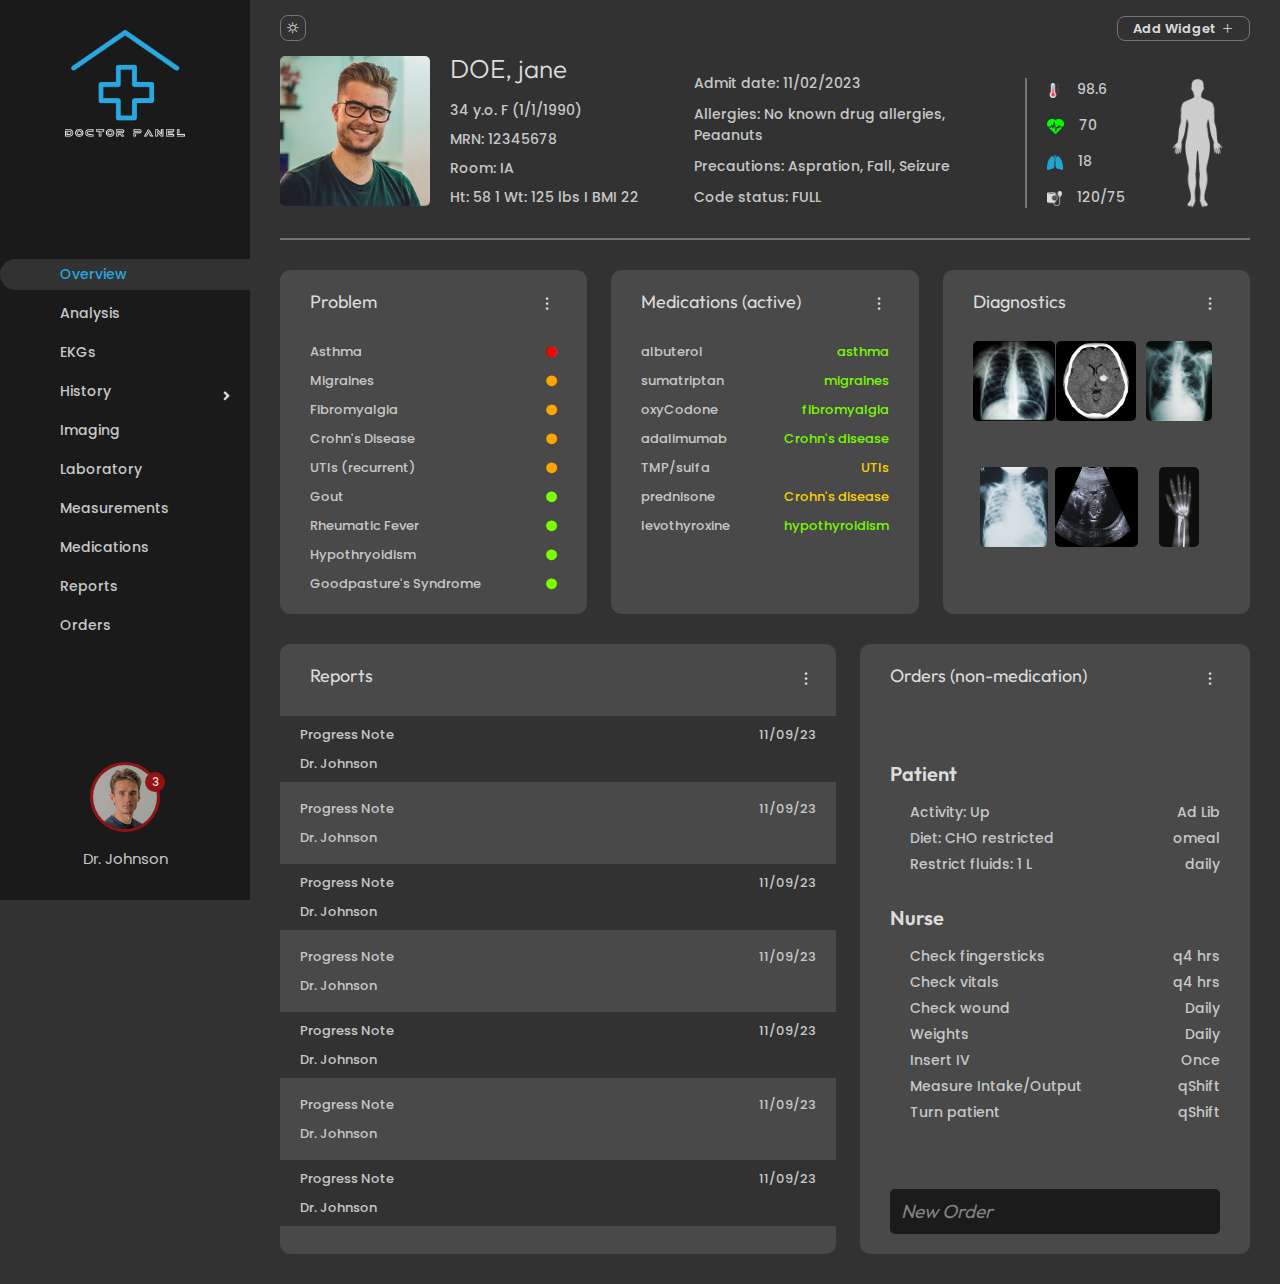
<file: index.html>
<!DOCTYPE html>
<html lang="en">
<head>
    <meta charset="UTF-8">
    <meta name="viewport" content="width=device-width, initial-scale=1.0">
    <meta http-equiv="X-UA-Compatible" content="ie=edge">
    <title>Doctor Panel</title>
    <link rel="preconnect" href="https://fonts.googleapis.com">
    <link rel="preconnect" href="https://fonts.gstatic.com" crossorigin>
    <link href="https://fonts.googleapis.com/css2?family=Outfit:wght@100;200;300;400;500;600;700;800;900&family=Poppins:ital,wght@0,100;0,200;0,300;0,400;0,500;0,600;0,700;0,800;0,900;1,100;1,200;1,300;1,400;1,500;1,600;1,700;1,800;1,900&display=swap" rel="stylesheet">
    <!-- favicon -->
    <link rel="shortcut icon" href="assets/images/logo/favicon.png" type="image/x-icon">
    <!-- line-awesome-icon css -->
    <link rel="stylesheet" href="assets/css/line-awesome.min.css">
    <!-- fontawesome-icon css -->
    <link rel="stylesheet" href="assets/css/fontawesome-all.min.css">
    <!-- bootstrap css link -->
    <link rel="stylesheet" href="assets/css/bootstrap.min.css">
    <!-- nice-select css link -->
    <link rel="stylesheet" href="assets/css/nice-select.css">
    <!-- lightcase css link -->
    <link rel="stylesheet" href="assets/css/lightcase.css">
    <!-- animate css link -->
    <link rel="stylesheet" href="assets/css/animate.css">
    <!-- style css link -->
    <link rel="stylesheet" href="assets/css/style.css">
</head>
<body>

<!--~~~~~~~~~~~~~~~~~~~~~~~~~~~~~~~~~~~~~~~
    Start body overlay
~~~~~~~~~~~~~~~~~~~~~~~~~~~~~~~~~~~~~~~~-->
<div class="preloader">
    <div class="loader"></div>
</div>
<!--~~~~~~~~~~~~~~~~~~~~~~~~~~~~~~~~~~~~~~~
    Start body overlay
~~~~~~~~~~~~~~~~~~~~~~~~~~~~~~~~~~~~~~~~-->

<!--~~~~~~~~~~~~~~~~~~~~~~~~~~~~~~~~~~~~~~~
    Start body overlay
~~~~~~~~~~~~~~~~~~~~~~~~~~~~~~~~~~~~~~~~-->
<div id="body-overlay" class="body-overlay"></div>
<!--~~~~~~~~~~~~~~~~~~~~~~~~~~~~~~~~~~~~~~~
    End body overlay
~~~~~~~~~~~~~~~~~~~~~~~~~~~~~~~~~~~~~~~~-->


<!--~~~~~~~~~~~~~~~~~~~~~~~~~~~~~~~~~~~~~~~
    Start page wrapper
~~~~~~~~~~~~~~~~~~~~~~~~~~~~~~~~~~~~~~~~-->
<div class="page-wrapper">
    <div class="sidebar-menu">
        <div class="sidebar-wrapper">
            <div class="logo-wrapper">
                <a href="index.html" class="site-logo theme-change">
                    <img src="assets/images/logo/logo.png" white-img="assets/images/logo/logo.png"
                    dark-img="assets/images/logo/logo-light.png" alt="logo">
                </a>
            </div>
            <ul class="sidebar-nav">
                <li class="sidebar-nav-item active">
                    <a href="index.html" class="sidebar-nav-link">Overview</a>
                </li>
                <li class="sidebar-nav-item">
                    <a href="#0" class="sidebar-nav-link">Analysis</a>
                </li>
                <li class="sidebar-nav-item">
                    <a href="#0" class="sidebar-nav-link">EKGs</a>
                </li>
                <li class="sidebar-nav-item has-sub">
                    <a href="#0" class="sidebar-nav-link">History</a>
                    <ul class="sidebar-submenu">
                        <li class="submenu-item">
                            <a href="#0">Family</a>
                        </li>
                        <li class="submenu-item">
                            <a href="#0">Medical</a>
                        </li>
                        <li class="submenu-item">
                            <a href="#0">Social</a>
                        </li>
                        <li class="submenu-item">
                            <a href="#0">Surgical</a>
                        </li>
                    </ul>
                </li>
                <li class="sidebar-nav-item">
                    <a href="#0" class="sidebar-nav-link">Imaging</a>
                </li>
                <li class="sidebar-nav-item">
                    <a href="#0" class="sidebar-nav-link">Laboratory</a>
                </li>
                <li class="sidebar-nav-item">
                    <a href="#0" class="sidebar-nav-link">Measurements</a>
                </li>
                <li class="sidebar-nav-item">
                    <a href="#0" class="sidebar-nav-link">Medications</a>
                </li>
                <li class="sidebar-nav-item">
                    <a href="#0" class="sidebar-nav-link">Reports</a>
                </li>
                <li class="sidebar-nav-item">
                    <a href="#0" class="sidebar-nav-link">Orders</a>
                </li>
            </ul>
            <div class="avatar-wrapper">
                <div class="profile-avatar-wrapper">
                    <a href="profile.html" class="profile-avatar">
                        <img src="assets/images/user/user-3.jpg" alt="profile image">
                    </a>
                    <span class="avatar-badge">3</span>
                </div>
                <div class="avatar-content">
                    <span class="profile-name">Dr. Johnson</span>
                </div>
            </div>
        </div>
    </div>
    <div class="body-wrapper">
        <div class="control-btn-area">
            <div class="btn-wrapper">
                <button class="sidebar-mobile-btn" type="button"><i class="las la-exchange-alt"></i></button>
                <button class="theme-mode-btn" type="button"><i class="las la-sun"></i></button>
            </div>
            <button class="add-modal-btn" data-bs-toggle="modal" data-bs-target="#exampleModal">Add Widget <i class="las la-plus"></i></button>
        </div>
        <div class="info-wrapper">
            <div class="row align-items-end mb-30-none">
                <div class="col-lg-5 col-md-5 col-sm-6 mb-30">
                    <div class="info-profile-area">
                        <div class="avatar">
                            <img src="assets/images/user/user-1.jpg" alt="Avatar">
                        </div>
                        <div class="content">
                            <h1 class="title">DOE, jane</h1>
                            <ul class="content-list">
                                <li>34 y.o. F (1/1/1990)</li>
                                <li>MRN: 12345678</li>
                                <li>Room: IA</li>
                                <li>Ht: 58 1 Wt: 125 lbs I BMI 22</li>
                            </ul>
                        </div>
                    </div>
                </div>
                <div class="col-lg-4 col-md-4 col-sm-6 mb-30">
                    <div class="info-address-area">
                        <div class="content">
                            <ul class="content-list">
                                <li>Admit date: 11/02/2023</li>
                                <li>Allergies: No known drug allergies, Peaanuts</li>
                                <li>Precautions: Aspration, Fall, Seizure</li>
                                <li>Code status: FULL</li>
                            </ul>
                        </div>
                    </div>
                </div>
                <div class="col-lg-3 col-md-3 col-sm-12 mb-30">
                    <div class="info-overview-area">
                        <ul class="info-overview-list">
                            <li>
                                <div class="icon">
                                    <img src="assets/images/element/thermometer.png" alt="icon">
                                </div>
                                <span class="value">98.6</span>
                            </li>
                            <li>
                                <div class="icon">
                                    <img src="assets/images/element/heartbeat.png" alt="icon">
                                </div>
                                <span class="value">70</span>
                            </li>
                            <li>
                                <div class="icon">
                                    <img src="assets/images/element/lungs.png" alt="icon">
                                </div>
                                <span class="value">18</span>
                            </li>
                            <li>
                                <div class="icon">
                                    <img src="assets/images/element/blood-pressure.png" alt="icon">
                                </div>
                                <span class="value">120/75</span>
                            </li>
                        </ul>
                        <div class="human-avatar">
                            <img src="assets/images/element/human.png" alt="avatar">
                        </div>
                    </div>
                </div>
            </div>
        </div>
        <div class="dash-card-wrapper">
            <div class="row mb-30-none">
                    <div class="col-lg-4 col-md-4 col-sm-6 mb-30 editModal">
                        <div class="dash-card">
                            <div class="dash-card-header-wrapper">
                                <h4 class="title">Problem</h4>
                                <div class="dropdown">
                                    <button class="dropdown-button" type="button" id="dropdownMenuButton1" data-bs-toggle="dropdown" aria-expanded="false"><i class="las la-ellipsis-v"></i></button>
                                    <ul class="dropdown-menu" aria-labelledby="dropdownMenuButton1">
                                    <li><a class="dropdown-item" href="#"><i class="las la-trash"></i> Remove</a></li>
                                    </ul>
                                </div>
                            </div>
                            <ul class="problem-list">
                                <li class="red"><span>Asthma</span><i class="fas fa-circle"></i></li>
                                <li class="orange"><span>Migraines</span><i class="fas fa-circle"></i></li>
                                <li class="orange"><span>Fibromyalgia</span><i class="fas fa-circle"></i></li>
                                <li class="orange"><span>Crohn's Disease</span><i class="fas fa-circle"></i></li>
                                <li class="orange"><span>UTIs (recurrent)</span><i class="fas fa-circle"></i></li>
                                <li class="green"><span>Gout</span><i class="fas fa-circle"></i></li>
                                <li class="green"><span>Rheumatic Fever</span><i class="fas fa-circle"></i></li>
                                <li class="green"><span>Hypothryoidism</span><i class="fas fa-circle"></i></li>
                                <li class="green"><span>Goodpasture's Syndrome</span><i class="fas fa-circle"></i></li>
                            </ul>
                        </div>
                    </div>
          
                <div class="col-lg-4 col-md-4 col-sm-6 mb-30 editModal">
                    <div class="dash-card">
                        <div class="dash-card-header-wrapper">
                            <h4 class="title">Medications (active)</h4>
                            <div class="dropdown">
                                <button class="dropdown-button" type="button" id="dropdownMenuButton1" data-bs-toggle="dropdown" aria-expanded="false"><i class="las la-ellipsis-v"></i></button>
                                <ul class="dropdown-menu" aria-labelledby="dropdownMenuButton1">
                                   
                                    <li><a class="dropdown-item" href="#"><i class="las la-trash"></i> Remove</a></li>
                                </ul>
                            </div>
                        </div>
                        <ul class="medications-list">
                            <li>albuterol <span>asthma</span></li>
                            <li>sumatriptan <span>migraines</span></li>
                            <li>oxyCodone <span>fibromyalgia</span></li>
                            <li>adalimumab <span>Crohn's disease</span></li>
                            <li class="orange">TMP/sulfa <span>UTIs</span></li>
                            <li class="orange">prednisone <span>Crohn's disease</span></li>
                            <li>levothyroxine <span>hypothyroidism</span></li>
                        </ul>
                    </div >
                </div>
                <div class="col-lg-4 col-md-12 col-sm-12 mb-30 editModal">
                    <div class="dash-card">
                        <div class="dash-card-header-wrapper">
                            <h4 class="title">Diagnostics</h4>
                            <div class="dropdown">
                                <button class="dropdown-button" type="button" id="dropdownMenuButton1" data-bs-toggle="dropdown" aria-expanded="false"><i class="las la-ellipsis-v"></i></button>
                                <ul class="dropdown-menu" aria-labelledby="dropdownMenuButton1">
                                   
                                    <li><a class="dropdown-item" href="#"><i class="las la-trash"></i> Remove</a></li>
                                </ul>
                            </div>
                        </div>
                        <ul class="diagnostics-list">
                            <li>
                                <a href="assets/images/xray/1.jpeg" data-rel="lightcase:myCollection"><img src="assets/images/xray/1.jpeg" alt="image"></a>
                            </li>
                            <li>
                                <a href="assets/images/xray/2.jpg" data-rel="lightcase:myCollection"><img src="assets/images/xray/2.jpg" alt="image"></a>
                            </li>
                            <li>
                                <a href="assets/images/xray/3.jpg" data-rel="lightcase:myCollection"><img src="assets/images/xray/3.jpg" alt="image"></a>
                            </li>
                            <li>
                                <a href="assets/images/xray/4.jpg" data-rel="lightcase:myCollection"><img src="assets/images/xray/4.jpg" alt="image"></a>
                            </li>
                            <li>
                                <a href="assets/images/xray/5.jpg" data-rel="lightcase:myCollection"><img src="assets/images/xray/5.jpg" alt="image"></a>
                            </li>
                            <li>
                                <a href="assets/images/xray/6.png" data-rel="lightcase:myCollection"><img src="assets/images/xray/6.png" alt="image"></a>
                            </li>
                        </ul>
                    </div>
                </div>
                <div class="col-lg-7 col-md-6 mb-30 editModal">
                    <div class="dash-card reports">
                        <div class="dash-card-header-wrapper">
                            <h4 class="title">Reports</h4>
                            <div class="dropdown">
                                <button class="dropdown-button" type="button" id="dropdownMenuButton1" data-bs-toggle="dropdown" aria-expanded="false"><i class="las la-ellipsis-v"></i></button>
                                <ul class="dropdown-menu" aria-labelledby="dropdownMenuButton1">
                                   
                                    <li><a class="dropdown-item" href="#"><i class="las la-trash"></i> Remove</a></li>
                                </ul>
                            </div>
                        </div>
                        <ul class="reports-list">
                            <li>
                                <div class="title-area">
                                    <span>Progress Note</span>
                                    <span>Dr. Johnson</span>
                                </div>
                                <div class="value-area">
                                    <span>11/09/23</span>
                                </div>
                            </li>
                            <li>
                                <div class="title-area">
                                    <span>Progress Note</span>
                                    <span>Dr. Johnson</span>
                                </div>
                                <div class="value-area">
                                    <span>11/09/23</span>
                                </div>
                            </li>
                            <li>
                                <div class="title-area">
                                    <span>Progress Note</span>
                                    <span>Dr. Johnson</span>
                                </div>
                                <div class="value-area">
                                    <span>11/09/23</span>
                                </div>
                            </li>
                            <li>
                                <div class="title-area">
                                    <span>Progress Note</span>
                                    <span>Dr. Johnson</span>
                                </div>
                                <div class="value-area">
                                    <span>11/09/23</span>
                                </div>
                            </li>
                            <li>
                                <div class="title-area">
                                    <span>Progress Note</span>
                                    <span>Dr. Johnson</span>
                                </div>
                                <div class="value-area">
                                    <span>11/09/23</span>
                                </div>
                            </li>
                            <li>
                                <div class="title-area">
                                    <span>Progress Note</span>
                                    <span>Dr. Johnson</span>
                                </div>
                                <div class="value-area">
                                    <span>11/09/23</span>
                                </div>
                            </li>
                            <li>
                                <div class="title-area">
                                    <span>Progress Note</span>
                                    <span>Dr. Johnson</span>
                                </div>
                                <div class="value-area">
                                    <span>11/09/23</span>
                                </div>
                            </li>
                        </ul>
                    </div>
                </div>
                <div class="col-lg-5 col-md-6 mb-30 editModal">
                    <div class="dash-card orders">
                        <div class="dash-card-header-wrapper">
                            <h4 class="title">Orders (non-medication)</h4>
                            <div class="dropdown">
                                <button class="dropdown-button" type="button" id="dropdownMenuButton1" data-bs-toggle="dropdown" aria-expanded="false"><i class="las la-ellipsis-v"></i></button>
                                <ul class="dropdown-menu" aria-labelledby="dropdownMenuButton1">
                                   
                                    <li><a class="dropdown-item" href="#"><i class="las la-trash"></i> Remove</a></li>
                                </ul>
                            </div>
                        </div>
                        <div class="list-wrapper">
                            <div class="list-single-wrapper">
                                <h4 class="list-title">Patient</h4>
                                <ul class="orders-list">
                                    <li>Activity: Up <span>Ad Lib</span></li>
                                    <li>Diet: CHO restricted <span>omeal</span></li>
                                    <li>Restrict fluids: 1 L <span>daily</span></li>
                                </ul>
                            </div>
                            <div class="list-single-wrapper">
                                <h4 class="list-title">Nurse</h4>
                                <ul class="orders-list">
                                    <li>Check fingersticks <span>q4 hrs</span></li>
                                    <li>Check vitals <span>q4 hrs</span></li>
                                    <li>Check wound <span>Daily</span></li>
                                    <li>Weights <span>Daily</span></li>
                                    <li>Insert IV <span>Once</span></li>
                                    <li>Measure Intake/Output <span>qShift</span></li>
                                    <li>Turn patient <span>qShift</span></li>
                                </ul>
                            </div>
                        </div>
                        <div class="order-input">
                            <input type="text" placeholder="New Order" class="form--control">
                        </div>
                    </div>
                </div>
            </div>
        </div>
    </div>
</div>
<!--~~~~~~~~~~~~~~~~~~~~~~~~~~~~~~~~~~~~~~~
    End page wrapper
~~~~~~~~~~~~~~~~~~~~~~~~~~~~~~~~~~~~~~~~-->


<!--~~~~~~~~~~~~~~~~~~~~~~~~~~~~~~~~~~~~~~~
    Start Add Modal
~~~~~~~~~~~~~~~~~~~~~~~~~~~~~~~~~~~~~~~~-->
<div class="modal fade" id="exampleModal" tabindex="-1" aria-labelledby="exampleModalLabel" aria-hidden="true">
    <div class="modal-dialog modal-dialog-centered modal-xl">
        <div class="modal-content">
            <div class="modal-header">
                <h3 class="modal-title"><i class="las la-plus"></i> <span>Create New Widget</span></h3>
                <button type="button" class="btn-close" data-bs-dismiss="modal" aria-label="Close"><i class="las la-times"></i></button>
              </div>
            <div class="modal-body">
                <form class="modal-form-area">
                    <div class="widget-type-select-area">
                        <label>Select Widget Type <span class="text--base">*</span></label>
                        <select class="form--control" name="widget_type">
                            <option value="Problem">Problem</option>
                            <option value="Medications">Medications</option>
                            <option value="Diagnostics">Diagnostics</option>
                            <option value="Reports">Reports</option>
                            <option value="Orders">Orders</option>
                        </select>
                    </div>

                    <!-- problem widget start -->
                    <div class="modal-widget" style="display: none" id="problem-widget">
                        <div class="heading-area">
                            <h4 class="title">Problem Widget</h4>
                            <button class="btn--base">Add <i class="las la-plus"></i></button>
                        </div>
                        <div class="modal-fields problem-fields">
                            <div class="row justify-content-center align-items-end mb-10-none">
                                <div class="col-lg-3 col-md-3 form-group">
                                    <label>Problem Name</label>
                                    <input type="text" name="name" class="form--control" placeholder="Enter Problem Name...">
                                </div>
                                <div class="col-lg-3 col-md-3 form-group">
                                    <label>Problem Status</label>
                                    <select class="form--control">
                                        <option value="">Select Status</option>
                                        <option value="primary">Primary</option>
                                        <option value="success">Success</option>
                                        <option value="danger">Danger</option>
                                        <option value="warning">Warning</option>
                                    </select>
                                </div>
                                <div class="col-lg-4 col-md-4 form-group">
                                    <label>Description</label>
                                    <textarea class="form--control" placeholder="Type..."></textarea>
                                </div>
                                <div class="col-lg-2 col-md-2 form-group">
                                    <a href="#0" class="btn--base bg-danger w-100">
                                        <i class="las la-backspace"></i>
                                    </a>
                                </div>
                            </div>
                        </div>
                        <div class="modal-fields problem-fields">
                            <div class="row justify-content-center align-items-end mb-10-none">
                                <div class="col-lg-3 col-md-3 form-group">
                                    <label>Problem Name</label>
                                    <input type="text" name="name" class="form--control" placeholder="Enter Problem Name...">
                                </div>
                                <div class="col-lg-3 col-md-3 form-group">
                                    <label>Problem Status</label>
                                    <select class="form--control">
                                        <option value="">Select Status</option>
                                        <option value="primary">Primary</option>
                                        <option value="success">Success</option>
                                        <option value="danger">Danger</option>
                                        <option value="warning">Warning</option>
                                    </select>
                                </div>
                                <div class="col-lg-4 col-md-4 form-group">
                                    <label>Description</label>
                                    <textarea class="form--control" placeholder="Type..."></textarea>
                                </div>
                                <div class="col-lg-2 col-md-2 form-group">
                                    <a href="#0" class="btn--base bg-danger w-100">
                                        <i class="las la-backspace"></i>
                                    </a>
                                </div>
                            </div>
                        </div>
                    </div>
                    <!-- problem widget end -->

                    <!-- Medications widget start -->
                    <div class="modal-widget" style="display: none" id="medications-widget">
                        <div class="heading-area">
                            <h4 class="title">Medications Widget</h4>
                            <button class="btn--base">Add <i class="las la-plus"></i></button>
                        </div>
                        <div class="modal-fields medications-fields">
                            <div class="row justify-content-center align-items-end mb-10-none">
                                <div class="col-lg-3 col-md-3 form-group">
                                    <label>Medications Brand</label>
                                    <input type="text" name="name" class="form--control" placeholder="Enter Medications Brand...">
                                </div>
                                <div class="col-lg-2 col-md-2 form-group">
                                    <label>Medications Name</label>
                                    <input type="text" name="name" class="form--control" placeholder="Enter Medications Name...">
                                </div>
                                <div class="col-lg-2 col-md-2 form-group">
                                    <label>Medications Status</label>
                                    <select class="form--control">
                                        <option value="">Select Status</option>
                                        <option value="primary">Primary</option>
                                        <option value="success">Success</option>
                                        <option value="danger">Danger</option>
                                        <option value="warning">Warning</option>
                                    </select>
                                </div>
                                <div class="col-lg-3 col-md-3 form-group">
                                    <label>Description</label>
                                    <textarea class="form--control" placeholder="Type..."></textarea>
                                </div>
                                <div class="col-lg-2 col-md-2 form-group">
                                    <a href="#0" class="btn--base bg-danger w-100">
                                        <i class="las la-backspace"></i>
                                    </a>
                                </div>
                            </div>
                        </div>
                        <div class="modal-fields medications-fields">
                            <div class="row justify-content-center align-items-end mb-10-none">
                                <div class="col-lg-3 col-md-3 form-group">
                                    <label>Medications Brand</label>
                                    <input type="text" name="name" class="form--control" placeholder="Enter Medications Brand...">
                                </div>
                                <div class="col-lg-2 col-md-2 form-group">
                                    <label>Medications Name</label>
                                    <input type="text" name="name" class="form--control" placeholder="Enter Medications Name...">
                                </div>
                                <div class="col-lg-2 col-md-2 form-group">
                                    <label>Medications Status</label>
                                    <select class="form--control">
                                        <option value="">Select Status</option>
                                        <option value="primary">Primary</option>
                                        <option value="success">Success</option>
                                        <option value="danger">Danger</option>
                                        <option value="warning">Warning</option>
                                    </select>
                                </div>
                                <div class="col-lg-3 col-md-3 form-group">
                                    <label>Description</label>
                                    <textarea class="form--control" placeholder="Type..."></textarea>
                                </div>
                                <div class="col-lg-2 col-md-2 form-group">
                                    <a href="#0" class="btn--base bg-danger w-100">
                                        <i class="las la-backspace"></i>
                                    </a>
                                </div>
                            </div>
                        </div>
                    </div>
                    <!-- Medications widget start -->

                    <!-- Report widget start -->
                    <div class="modal-widget" style="display: none" id="report-widget">
                        <div class="heading-area">
                            <h4 class="title">Reports Widget</h4>
                            <button class="btn--base">Add <i class="las la-plus"></i></button>
                        </div>
                        <div class="modal-fields report-fields">
                            <div class="row justify-content-center align-items-end mb-10-none">
                                <div class="col-lg-3 col-md-3 form-group">
                                    <label>Report</label>
                                    <input type="text" name="name" class="form--control" placeholder="Enter Report...">
                                </div>
                                <div class="col-lg-2 col-md-2 form-group">
                                    <label>Report By</label>
                                    <input type="text" name="name" class="form--control" placeholder="Enter Doctor Name...">
                                </div>
                                <div class="col-lg-2 col-md-2 form-group">
                                    <label>Report Date</label>
                                    <input type="date" class="form--control">
                                </div>
                                <div class="col-lg-3 col-md-3 form-group">
                                    <label>Description</label>
                                    <textarea class="form--control" placeholder="Type..."></textarea>
                                </div>
                                <div class="col-lg-2 col-md-2 form-group">
                                    <a href="#0" class="btn--base bg-danger w-100">
                                        <i class="las la-backspace"></i>
                                    </a>
                                </div>
                            </div>
                        </div>
                    </div>
                    <!-- Report widget start -->

                    <!-- Orders widget start -->
                    <div class="modal-widget" style="display: none" id="order-widget">
                        <div class="heading-area">
                            <h4 class="title">Patient</h4>
                            <button class="btn--base">Add <i class="las la-plus"></i></button>
                        </div>
                        <div class="modal-fields order-fields">
                            <div class="row justify-content-center align-items-end mb-10-none">
                                <div class="col-lg-2 col-md-2 form-group">
                                    <label>Activity</label>
                                    <input type="text" name="name" class="form--control" placeholder="Enter Activity...">
                                </div>
                                <div class="col-lg-2 col-md-2 form-group">
                                    <label>Patient Condition</label>
                                    <input type="text" name="name" class="form--control" placeholder="Patient Condition...">
                                </div>
                                <div class="col-lg-2 col-md-2 form-group">
                                    <label>Others</label>
                                    <input type="text" class="form--control" placeholder="Others...">
                                </div>
                                <div class="col-lg-4 col-md-4 form-group">
                                    <label>Description</label>
                                    <textarea class="form--control" placeholder="Type..."></textarea>
                                </div>
                                <div class="col-lg-2 col-md-2 form-group">
                                    <a href="#0" class="btn--base bg-danger w-100">
                                        <i class="las la-backspace"></i>
                                    </a>
                                </div>
                            </div>
                        </div>
                        <div class="modal-fields order-fields">
                            <div class="row justify-content-center align-items-end mb-10-none">
                                <div class="col-lg-2 col-md-2 form-group">
                                    <label>Activity</label>
                                    <input type="text" name="name" class="form--control" placeholder="Enter Activity...">
                                </div>
                                <div class="col-lg-2 col-md-2 form-group">
                                    <label>Patient Condition</label>
                                    <input type="text" name="name" class="form--control" placeholder="Patient Condition...">
                                </div>
                                <div class="col-lg-2 col-md-2 form-group">
                                    <label>Others</label>
                                    <input type="text" class="form--control" placeholder="Others...">
                                </div>
                                <div class="col-lg-4 col-md-4 form-group">
                                    <label>Description</label>
                                    <textarea class="form--control" placeholder="Type..."></textarea>
                                </div>
                                <div class="col-lg-2 col-md-2 form-group">
                                    <a href="#0" class="btn--base bg-danger w-100">
                                        <i class="las la-backspace"></i>
                                    </a>
                                </div>
                            </div>
                        </div>
                        <div class="heading-area mt-40">
                            <h4 class="title">Nurse</h4>
                            <button class="btn--base">Add <i class="las la-plus"></i></button>
                        </div>
                        <div class="modal-fields order-fields">
                            <div class="row justify-content-center align-items-end mb-10-none">
                                <div class="col-lg-3 col-md-3 form-group">
                                    <label>Checkup Name</label>
                                    <input type="text" name="name" class="form--control" placeholder="Checkup Name...">
                                </div>
                                <div class="col-lg-3 col-md-3 form-group">
                                    <label>Result</label>
                                    <input type="text" name="name" class="form--control" placeholder="Enter Result...">
                                </div>
                                <div class="col-lg-4 col-md-4 form-group">
                                    <label>Description</label>
                                    <textarea class="form--control" placeholder="Type..."></textarea>
                                </div>
                                <div class="col-lg-2 col-md-2 form-group">
                                    <a href="#0" class="btn--base bg-danger w-100">
                                        <i class="las la-backspace"></i>
                                    </a>
                                </div>
                            </div>
                        </div>
                        <div class="modal-fields order-fields">
                            <div class="row justify-content-center align-items-end mb-10-none">
                                <div class="col-lg-3 col-md-3 form-group">
                                    <label>Checkup Name</label>
                                    <input type="text" name="name" class="form--control" placeholder="Checkup Name...">
                                </div>
                                <div class="col-lg-3 col-md-3 form-group">
                                    <label>Result</label>
                                    <input type="text" name="name" class="form--control" placeholder="Enter Result...">
                                </div>
                                <div class="col-lg-4 col-md-4 form-group">
                                    <label>Description</label>
                                    <textarea class="form--control" placeholder="Type..."></textarea>
                                </div>
                                <div class="col-lg-2 col-md-2 form-group">
                                    <a href="#0" class="btn--base bg-danger w-100">
                                        <i class="las la-backspace"></i>
                                    </a>
                                </div>
                            </div>
                        </div>
                    </div>
                    <!-- Orders widget start -->

                    <!-- Diagnostics widget start -->
                    <div class="modal-widget" style="display: none" id="diagnostics-widget">
                        <div class="heading-area">
                            <h4 class="title">Diagnostics Widget</h4>
                            <button class="btn--base">Add <i class="las la-plus"></i></button>
                        </div>
                        <div class="modal-fields diagnostics-fields">
                            <div class="row justify-content-center align-items-end mb-10-none">
                                <div class="col-lg-6 col-md-6 form-group">
                                    <label>Select Image</label>
                                    <input type="file" name="name" class="form--control">
                                </div>
                                <div class="col-lg-4 col-md-4 form-group">
                                    <label>Description</label>
                                    <textarea class="form--control" placeholder="Type..."></textarea>
                                </div>
                                <div class="col-lg-2 col-md-2 form-group">
                                    <a href="#0" class="btn--base bg-danger w-100">
                                        <i class="las la-backspace"></i>
                                    </a>
                                </div>
                            </div>
                        </div>
                    </div>
                    <!-- Diagnostics widget start -->

                    <div class="modal-btn-area mt-30">
                        <button type="submit" class="btn--base w-100">Create <i class="fas fa-check-circle ms-1"></i></button>
                    </div>
                </form>
            </div>
        </div>
    </div>
  </div>
<!--~~~~~~~~~~~~~~~~~~~~~~~~~~~~~~~~~~~~~~~
    End Add Modal
~~~~~~~~~~~~~~~~~~~~~~~~~~~~~~~~~~~~~~~~-->


<!--~~~~~~~~~~~~~~~~~~~~~~~~~~~~~~~~~~~~~~~
    Start Edit Modal
~~~~~~~~~~~~~~~~~~~~~~~~~~~~~~~~~~~~~~~~-->
<div class="modal fade" id="editModal" tabindex="-1" aria-labelledby="editModal" aria-hidden="true">
    <div class="modal-dialog modal-dialog-centered modal-xl">
        <div class="modal-content">
            <div class="modal-header">
                <h3 class="modal-title"><i class="las la-plus"></i> <span>Create New Widget</span></h3>
                <button type="button" class="btn-close" data-bs-dismiss="modal" aria-label="Close"><i class="las la-times"></i></button>
              </div>
            <div class="modal-body">
                <form class="modal-form-area">
                    <!-- problem widget start -->
                    <div class="modal-widget">
                        <div class="heading-area">
                            <h4 class="title">Problem Widget</h4>
                        </div>
                        <div class="modal-fields problem-fields">
                            <div class="row justify-content-center align-items-end mb-10-none">
                                <div class="col-lg-4 col-md-4 form-group">
                                    <label>Problem Name</label>
                                    <input type="text" name="name" class="form--control" placeholder="Enter Problem Name...">
                                </div>
                                <div class="col-lg-4 col-md-4 form-group">
                                    <label>Problem Status</label>
                                    <select class="form--control">
                                        <option value="">Select Status</option>
                                        <option value="primary">Primary</option>
                                        <option value="success">Success</option>
                                        <option value="danger">Danger</option>
                                        <option value="warning">Warning</option>
                                    </select>
                                </div>
                                <div class="col-lg-4 col-md-4 form-group">
                                    <label>Description</label>
                                    <textarea class="form--control" placeholder="Type..."></textarea>
                                </div>
                            </div>
                        </div>
                        <div class="modal-fields problem-fields">
                            <div class="row justify-content-center align-items-end mb-10-none">
                                <div class="col-lg-4 col-md-4 form-group">
                                    <label>Problem Name</label>
                                    <input type="text" name="name" class="form--control" placeholder="Enter Problem Name...">
                                </div>
                                <div class="col-lg-4 col-md-4 form-group">
                                    <label>Problem Status</label>
                                    <select class="form--control">
                                        <option value="">Select Status</option>
                                        <option value="primary">Primary</option>
                                        <option value="success">Success</option>
                                        <option value="danger">Danger</option>
                                        <option value="warning">Warning</option>
                                    </select>
                                </div>
                                <div class="col-lg-4 col-md-4 form-group">
                                    <label>Description</label>
                                    <textarea class="form--control" placeholder="Type..."></textarea>
                                </div>
                            </div>
                        </div>
                    </div>
                    <!-- problem widget end -->
                    <div class="modal-btn-area mt-30">
                        <button type="submit" class="btn--base w-100">Create <i class="fas fa-check-circle ms-1"></i></button>
                    </div>
                </form>
            </div>
        </div>
    </div>
</div>
<!--~~~~~~~~~~~~~~~~~~~~~~~~~~~~~~~~~~~~~~~
    End Edit Modal
~~~~~~~~~~~~~~~~~~~~~~~~~~~~~~~~~~~~~~~~-->



<!-- jquery -->
<script src="assets/js/jquery-3.5.1.min.js"></script>
<!-- bootstrap js -->
<script src="assets/js/bootstrap.bundle.min.js"></script>
<!-- nice-select -->
<script src="assets/js/jquery.nice-select.js"></script>
<!-- lightcase -->
<script src="assets/js/lightcase.js"></script>
<!-- main -->
<script src="assets/js/main.js"></script>

<script>
    $(document).ready(function(){
        makeShowHide();
    });
    $("select[name=widget_type]").change(function(){
        makeShowHide();
    });
        function makeShowHide(){
        var widget_type = $("select[name=widget_type] :selected").val();
            const problemWidget = document.getElementById('problem-widget');
            const medications_widget = document.getElementById('medications-widget');
            const report_widget = document.getElementById('report-widget');
            const order_widget = document.getElementById('order-widget');
            const diagnostics_widget = document.getElementById('diagnostics-widget');

            if (widget_type === 'Problem') {
                problemWidget.style.display = '';
                medications_widget.style.display = 'none';
                report_widget.style.display = 'none';
                order_widget.style.display = 'none';
                diagnostics_widget.style.display = 'none';
            } else if (widget_type === 'Medications') {
                problemWidget.style.display = 'none';
                medications_widget.style.display = '';
                report_widget.style.display = 'none';
                order_widget.style.display = 'none';
                diagnostics_widget.style.display = 'none';
            } else if (widget_type === 'Diagnostics') {
                problemWidget.style.display = 'none';
                medications_widget.style.display = 'none';
                report_widget.style.display = 'none';
                order_widget.style.display = 'none';
                diagnostics_widget.style.display = '';
            
            } else if (widget_type === 'Reports') {
                problemWidget.style.display = 'none';
                medications_widget.style.display = 'none';
                report_widget.style.display = '';
                order_widget.style.display = 'none';
                diagnostics_widget.style.display = 'none';
            
            } else if (widget_type === 'Orders') {
                problemWidget.style.display = 'none';
                medications_widget.style.display = 'none';
                report_widget.style.display = 'none';
                order_widget.style.display = '';
                diagnostics_widget.style.display = 'none';
            }
        }
        $(document).ready(function () {
    // Add a double-click event listener to the 'editModal' links
    $(".editModal").dblclick(function () {
      // Show the modal with a specific ID (e.g., 'myModal')
      $("#editModal").modal("show");
    });
  });

</script>


</body>
</html>
</file>
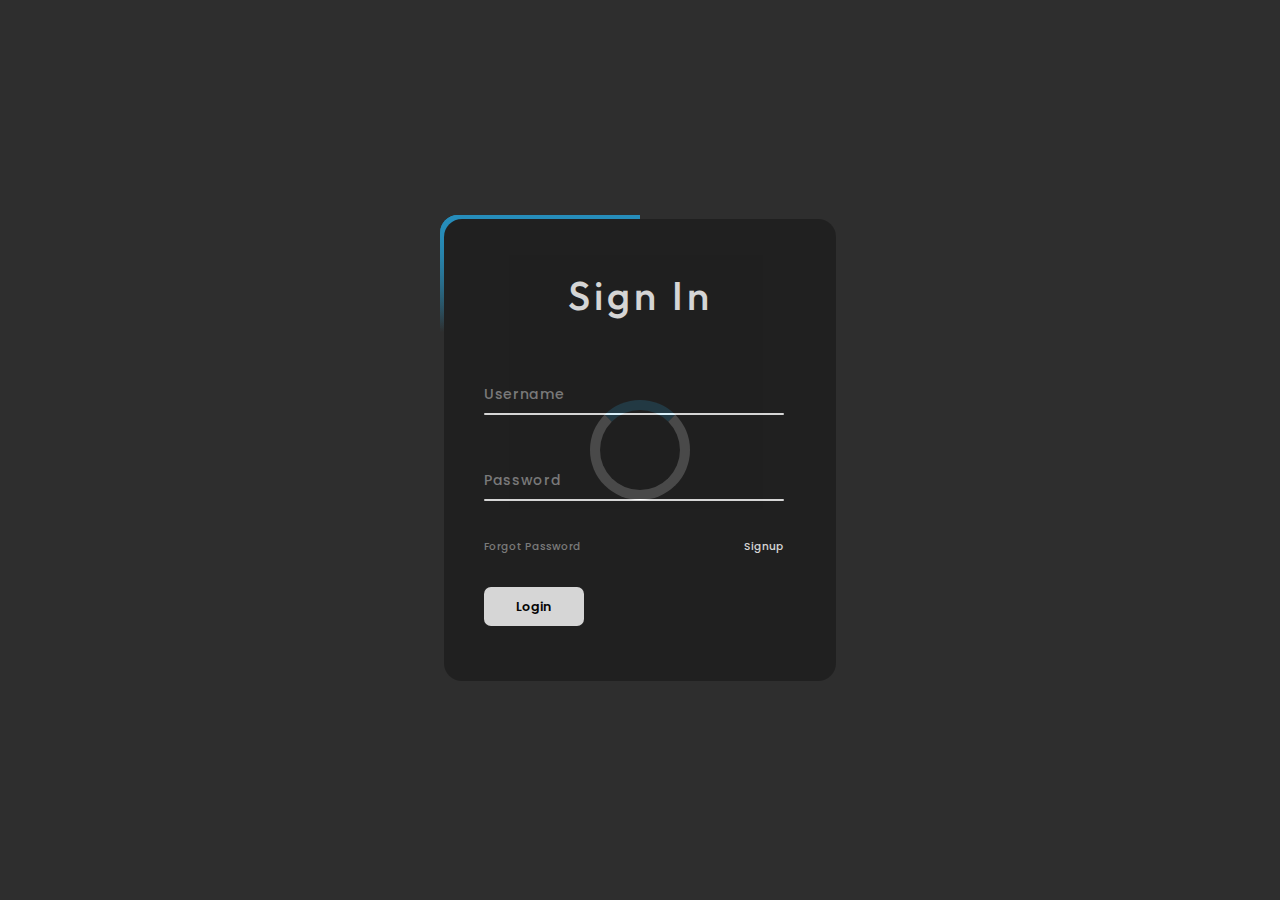
<file: login.html>
<!DOCTYPE html>
<html lang="en">
<head>
    <meta charset="UTF-8">
    <meta name="viewport" content="width=device-width, initial-scale=1.0">
    <meta http-equiv="X-UA-Compatible" content="ie=edge">
    <title>Doctor Panel</title>
    <link rel="preconnect" href="https://fonts.googleapis.com">
    <link rel="preconnect" href="https://fonts.gstatic.com" crossorigin>
    <link href="https://fonts.googleapis.com/css2?family=Outfit:wght@100;200;300;400;500;600;700;800;900&family=Poppins:ital,wght@0,100;0,200;0,300;0,400;0,500;0,600;0,700;0,800;0,900;1,100;1,200;1,300;1,400;1,500;1,600;1,700;1,800;1,900&display=swap" rel="stylesheet">
    <!-- favicon -->
    <link rel="shortcut icon" href="assets/images/logo/favicon.png" type="image/x-icon">
    <!-- line-awesome-icon css -->
    <link rel="stylesheet" href="assets/css/line-awesome.min.css">
    <!-- fontawesome-icon css -->
    <link rel="stylesheet" href="assets/css/fontawesome-all.min.css">
    <!-- bootstrap css link -->
    <link rel="stylesheet" href="assets/css/bootstrap.min.css">
    <!-- nice-select css link -->
    <link rel="stylesheet" href="assets/css/nice-select.css">
    <!-- lightcase css link -->
    <link rel="stylesheet" href="assets/css/lightcase.css">
    <!-- animate css link -->
    <link rel="stylesheet" href="assets/css/animate.css">
    <!-- style css link -->
    <link rel="stylesheet" href="assets/css/style.css">
</head>
<body>

<!--~~~~~~~~~~~~~~~~~~~~~~~~~~~~~~~~~~~~~~~
    Start body overlay
~~~~~~~~~~~~~~~~~~~~~~~~~~~~~~~~~~~~~~~~-->
<div class="preloader">
    <div class="loader"></div>
</div>
<!--~~~~~~~~~~~~~~~~~~~~~~~~~~~~~~~~~~~~~~~
    Start body overlay
~~~~~~~~~~~~~~~~~~~~~~~~~~~~~~~~~~~~~~~~-->

<!--~~~~~~~~~~~~~~~~~~~~~~~~~~~~~~~~~~~~~~~
    Start body overlay
~~~~~~~~~~~~~~~~~~~~~~~~~~~~~~~~~~~~~~~~-->
<div id="body-overlay" class="body-overlay"></div>
<!--~~~~~~~~~~~~~~~~~~~~~~~~~~~~~~~~~~~~~~~
    End body overlay
~~~~~~~~~~~~~~~~~~~~~~~~~~~~~~~~~~~~~~~~-->


<!--~~~~~~~~~~~~~~~~~~~~~~~~~~~~~~~~~~~~~~~
    Start Login
~~~~~~~~~~~~~~~~~~~~~~~~~~~~~~~~~~~~~~~~-->
<section class="auth-section">
    <div class="box">
        <span class="borderLine"></span>
        <form>
          <h2>Sign In</h2>
          <div class="inputBox">
            <input type="text" required="required">
            <span>Username</span>
            <i></i>
          </div>
          <div class="inputBox">
            <input type="password" required="required">
            <span>Password</span>
            <i></i>
          </div>
          <div class="links">
            <a href="#">Forgot Password</a>
            <a href="#">Signup</a>
          </div>
          <button class="submit-button">Login</button>
        </form>
      </div>
      </div>
</section>
<!--~~~~~~~~~~~~~~~~~~~~~~~~~~~~~~~~~~~~~~~
    End Login
~~~~~~~~~~~~~~~~~~~~~~~~~~~~~~~~~~~~~~~~-->



<!-- jquery -->
<script src="assets/js/jquery-3.5.1.min.js"></script>
<!-- bootstrap js -->
<script src="assets/js/bootstrap.bundle.min.js"></script>
<!-- nice-select -->
<script src="assets/js/jquery.nice-select.js"></script>
<!-- lightcase -->
<script src="assets/js/lightcase.js"></script>
<!-- main -->
<script src="assets/js/main.js"></script>

<script>
    $(document).ready(function(){
        makeShowHide();
    });
    $("select[name=widget_type]").change(function(){
        makeShowHide();
    });
    function makeShowHide(){
        var widget_type = $("select[name=widget_type] :selected").val();
            const problemWidget = document.getElementById('problem-widget');
            const medications_widget = document.getElementById('medications-widget');
            const report_widget = document.getElementById('report-widget');
            const order_widget = document.getElementById('order-widget');
            const diagnostics_widget = document.getElementById('diagnostics-widget');

            if (widget_type === 'Problem') {
                problemWidget.style.display = '';
                medications_widget.style.display = 'none';
                report_widget.style.display = 'none';
                order_widget.style.display = 'none';
                diagnostics_widget.style.display = 'none';
            } else if (widget_type === 'Medications') {
                problemWidget.style.display = 'none';
                medications_widget.style.display = '';
                report_widget.style.display = 'none';
                order_widget.style.display = 'none';
                diagnostics_widget.style.display = 'none';
            } else if (widget_type === 'Diagnostics') {
                problemWidget.style.display = 'none';
                medications_widget.style.display = 'none';
                report_widget.style.display = 'none';
                order_widget.style.display = 'none';
                diagnostics_widget.style.display = '';
            
            } else if (widget_type === 'Reports') {
                problemWidget.style.display = 'none';
                medications_widget.style.display = 'none';
                report_widget.style.display = '';
                order_widget.style.display = 'none';
                diagnostics_widget.style.display = 'none';
            
            } else if (widget_type === 'Orders') {
                problemWidget.style.display = 'none';
                medications_widget.style.display = 'none';
                report_widget.style.display = 'none';
                order_widget.style.display = '';
                diagnostics_widget.style.display = 'none';
            }
    }
</script>


</body>
</html>
</file>
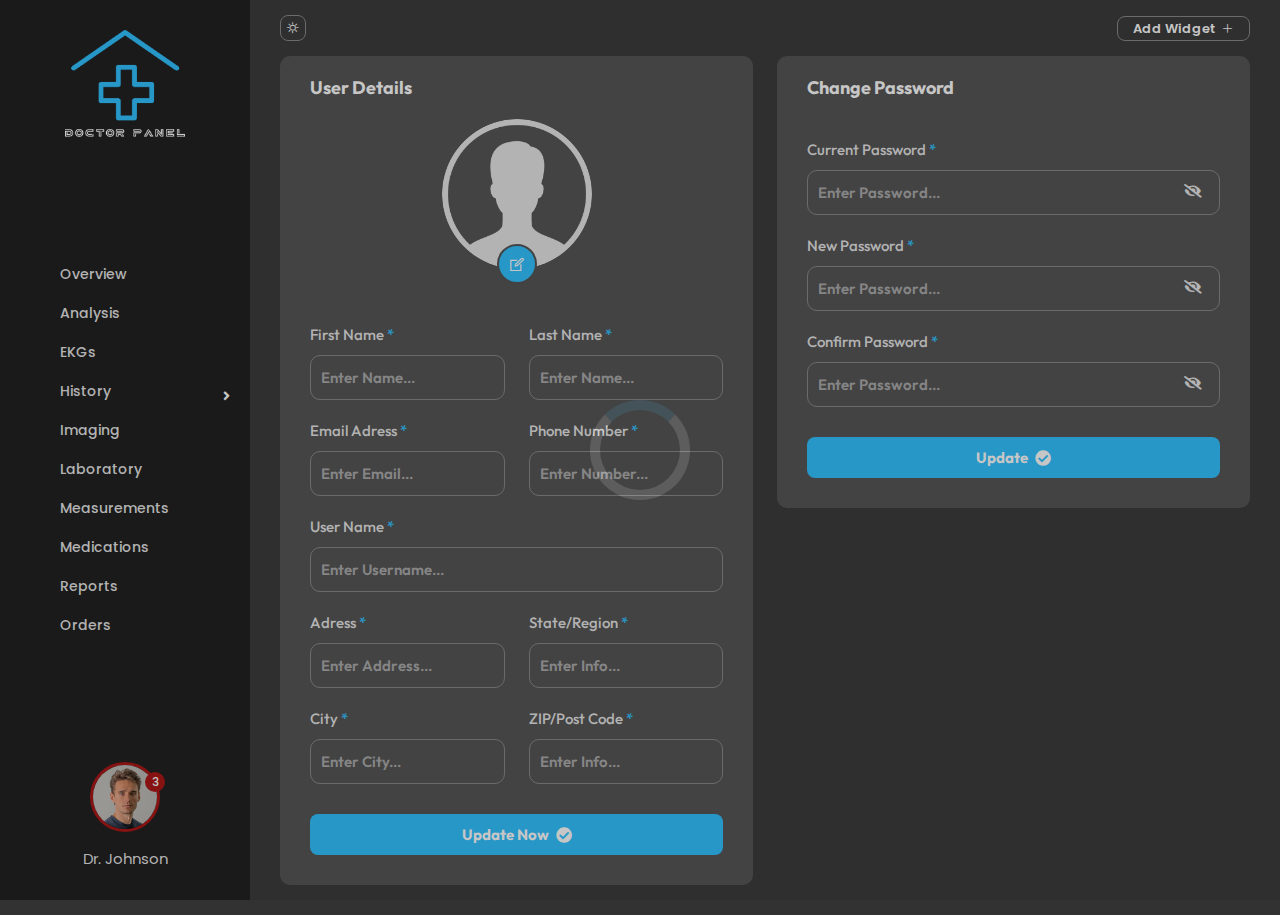
<file: profile.html>
<!DOCTYPE html>
<html lang="en">
<head>
    <meta charset="UTF-8">
    <meta name="viewport" content="width=device-width, initial-scale=1.0">
    <meta http-equiv="X-UA-Compatible" content="ie=edge">
    <title>Doctor Panel</title>
    <link rel="preconnect" href="https://fonts.googleapis.com">
    <link rel="preconnect" href="https://fonts.gstatic.com" crossorigin>
    <link href="https://fonts.googleapis.com/css2?family=Outfit:wght@100;200;300;400;500;600;700;800;900&family=Poppins:ital,wght@0,100;0,200;0,300;0,400;0,500;0,600;0,700;0,800;0,900;1,100;1,200;1,300;1,400;1,500;1,600;1,700;1,800;1,900&display=swap" rel="stylesheet">
    <!-- favicon -->
    <link rel="shortcut icon" href="assets/images/logo/favicon.png" type="image/x-icon">
    <!-- line-awesome-icon css -->
    <link rel="stylesheet" href="assets/css/line-awesome.min.css">
    <!-- fontawesome-icon css -->
    <link rel="stylesheet" href="assets/css/fontawesome-all.min.css">
    <!-- bootstrap css link -->
    <link rel="stylesheet" href="assets/css/bootstrap.min.css">
    <!-- nice-select css link -->
    <link rel="stylesheet" href="assets/css/nice-select.css">
    <!-- lightcase css link -->
    <link rel="stylesheet" href="assets/css/lightcase.css">
    <!-- animate css link -->
    <link rel="stylesheet" href="assets/css/animate.css">
    <!-- style css link -->
    <link rel="stylesheet" href="assets/css/style.css">
</head>
<body>

<!--~~~~~~~~~~~~~~~~~~~~~~~~~~~~~~~~~~~~~~~
    Start body overlay
~~~~~~~~~~~~~~~~~~~~~~~~~~~~~~~~~~~~~~~~-->
<div class="preloader">
    <div class="loader"></div>
</div>
<!--~~~~~~~~~~~~~~~~~~~~~~~~~~~~~~~~~~~~~~~
    Start body overlay
~~~~~~~~~~~~~~~~~~~~~~~~~~~~~~~~~~~~~~~~-->

<!--~~~~~~~~~~~~~~~~~~~~~~~~~~~~~~~~~~~~~~~
    Start body overlay
~~~~~~~~~~~~~~~~~~~~~~~~~~~~~~~~~~~~~~~~-->
<div id="body-overlay" class="body-overlay"></div>
<!--~~~~~~~~~~~~~~~~~~~~~~~~~~~~~~~~~~~~~~~
    End body overlay
~~~~~~~~~~~~~~~~~~~~~~~~~~~~~~~~~~~~~~~~-->


<!--~~~~~~~~~~~~~~~~~~~~~~~~~~~~~~~~~~~~~~~
    Start page wrapper
~~~~~~~~~~~~~~~~~~~~~~~~~~~~~~~~~~~~~~~~-->
<div class="page-wrapper">
    <div class="sidebar-menu">
        <div class="sidebar-wrapper">
            <div class="logo-wrapper">
                <a href="index.html" class="site-logo">
                    <img src="assets/images/logo/logo.png" alt="logo">
                </a>
            </div>
            <ul class="sidebar-nav">
                <li class="sidebar-nav-item">
                    <a href="index.html" class="sidebar-nav-link">Overview</a>
                </li>
                <li class="sidebar-nav-item">
                    <a href="#0" class="sidebar-nav-link">Analysis</a>
                </li>
                <li class="sidebar-nav-item">
                    <a href="#0" class="sidebar-nav-link">EKGs</a>
                </li>
                <li class="sidebar-nav-item has-sub">
                    <a href="#0" class="sidebar-nav-link">History</a>
                    <ul class="sidebar-submenu">
                        <li class="submenu-item">
                            <a href="#0">Family</a>
                        </li>
                        <li class="submenu-item">
                            <a href="#0">Medical</a>
                        </li>
                        <li class="submenu-item">
                            <a href="#0">Social</a>
                        </li>
                        <li class="submenu-item">
                            <a href="#0">Surgical</a>
                        </li>
                    </ul>
                </li>
                <li class="sidebar-nav-item">
                    <a href="#0" class="sidebar-nav-link">Imaging</a>
                </li>
                <li class="sidebar-nav-item">
                    <a href="#0" class="sidebar-nav-link">Laboratory</a>
                </li>
                <li class="sidebar-nav-item">
                    <a href="#0" class="sidebar-nav-link">Measurements</a>
                </li>
                <li class="sidebar-nav-item">
                    <a href="#0" class="sidebar-nav-link">Medications</a>
                </li>
                <li class="sidebar-nav-item">
                    <a href="#0" class="sidebar-nav-link">Reports</a>
                </li>
                <li class="sidebar-nav-item">
                    <a href="#0" class="sidebar-nav-link">Orders</a>
                </li>
            </ul>
            <div class="avatar-wrapper">
                <div class="profile-avatar-wrapper">
                    <a href="profile.html" class="profile-avatar">
                        <img src="assets/images/user/user-3.jpg" alt="profile image">
                    </a>
                    <span class="avatar-badge">3</span>
                </div>
                <div class="avatar-content">
                    <span class="profile-name">Dr. Johnson</span>
                </div>
            </div>
        </div>
    </div>
    <div class="body-wrapper">
        <div class="control-btn-area">
            <div class="btn-wrapper">
                <button class="sidebar-mobile-btn" type="button"><i class="las la-exchange-alt"></i></button>
                <button class="theme-mode-btn" type="button"><i class="las la-sun"></i></button>
            </div>
            <button class="add-modal-btn">Add Widget <i class="las la-plus"></i></button>
        </div>
        <div class="dash-card-wrapper">
            <div class="row mb-30-none">
                <div class="col-lg-6 col-md-6 mb-30">
                    <div class="dash-card">
                        <h4 class="card-title">User Details</h4>
                        <form>
                            <div class="profile-upload-wrapper">
                                <div class="profile-thumb-area text-center">
                                    <div class="profile-thumb">
                                        <div class="image-preview bg_img" data-background="assets/images/user/user-default.png"></div>
                                    </div>
                                    <div class="profile-edit">
                                        <input type="file" name="image" id="imageUpload" class="upload" accept=".png, .jpg, .jpeg">
                                        <div class="rank-label">
                                            <label for="imageUpload" class="imgUp bg--base">
                                                <i class="las la-edit"></i>
                                            </label>
                                        </div>
                                    </div>
                                </div>
                            </div>
                            <div class="row justify-content-center mb-10-none">
                                <div class="col-xl-6 col-lg-6 col-md-12 form-group">
                                    <label>First Name <span class="text--base">*</span></label>
                                    <input type="text" placeholder="Enter Name..." class="form--control">
                                </div>
                                <div class="col-xl-6 col-lg-6 col-md-12 form-group">
                                    <label>Last Name <span class="text--base">*</span></label>
                                    <input type="text" placeholder="Enter Name..." class="form--control">
                                </div>
                                <div class="col-xl-6 col-lg-6 col-md-12 form-group">
                                    <label>Email Adress <span class="text--base">*</span></label>
                                    <input type="email" class="form--control" placeholder="Enter Email...">
                                </div>
                                <div class="col-xl-6 col-lg-6 col-md-12 form-group">
                                    <label>Phone Number <span class="text--base">*</span></label>
                                    <input type="number" class="form--control" placeholder="Enter Number...">
                                </div>
                                <div class="col-xl-12 col-lg-12 col-md-12 form-group">
                                    <label>User Name <span class="text--base">*</span></label>
                                    <input type="text" class="form--control" placeholder="Enter Username...">
                                </div>
                                <div class="col-xl-6 col-lg-6 col-md-12 form-group">
                                    <label>Adress <span class="text--base">*</span></label>
                                    <input type="text" class="form--control" placeholder="Enter Address...">
                                </div>
                                <div class="col-xl-6 col-lg-6 col-md-12 form-group">
                                    <label>State/Region <span class="text--base">*</span></label>
                                    <input type="text" class="form--control" placeholder="Enter Info...">
                                </div>
                                <div class="col-xl-6 col-lg-6 col-md-12 form-group">
                                    <label>City <span class="text--base">*</span></label>
                                    <input type="text" class="form--control" placeholder="Enter City...">
                                </div>
                                <div class="col-xl-6 col-lg-6 col-md-12 form-group">
                                    <label>ZIP/Post Code <span class="text--base">*</span></label>
                                    <input type="number" class="form--control" placeholder="Enter Info...">
                                </div>
                                <div class="col-xl-12 form-group">
                                    <button type="submit" class="btn--base w-100 mt-10">Update Now <i class="fas fa-check-circle ms-1"></i></button>
                                </div>
                            </div>
                        </form>
                    </div>
                </div>
                <div class="col-lg-6 col-md-6 mb-30">
                    <div class="dash-card h-auto">
                        <h4 class="card-title mb-40">Change Password</h4>
                        <form>
                            <div class="row justify-content-center mb-10-none">
                                <div class="col-md-12 form-group show_hide_password">
                                    <label>Current Password <span class="text--base">*</span></label>
                                    <input type="password" placeholder="Enter Password..." name="username" class="form--control" autocomplete="off">
                                    <a href="" class="show-pass"><i class="fa fa-eye-slash" aria-hidden="true"></i></a>
                                </div>
                                <div class="col-md-12 form-group show_hide_password">
                                    <label>New Password <span class="text--base">*</span></label>
                                    <input type="password" placeholder="Enter Password..." class="form--control">
                                    <a href="" class="show-pass"><i class="fa fa-eye-slash" aria-hidden="true"></i></a>
                                </div>
                                <div class="col-md-12 form-group show_hide_password">
                                    <label>Confirm Password <span class="text--base">*</span></label>
                                    <input type="password" class="form--control" placeholder="Enter Password...">
                                    <a href="" class="show-pass"><i class="fa fa-eye-slash" aria-hidden="true"></i></a>
                                </div>
                                <div class="col-xl-12 form-group">
                                    <button type="submit" class="btn--base w-100 mt-10">Update <i class="fas fa-check-circle ms-1"></i></button>
                                </div>
                            </div>
                        </form>
                    </div>
                </div>
            </div>
        </div>
    </div>
</div>
<!--~~~~~~~~~~~~~~~~~~~~~~~~~~~~~~~~~~~~~~~
    End page wrapper
~~~~~~~~~~~~~~~~~~~~~~~~~~~~~~~~~~~~~~~~-->



<!-- jquery -->
<script src="assets/js/jquery-3.5.1.min.js"></script>
<!-- bootstrap js -->
<script src="assets/js/bootstrap.bundle.min.js"></script>
<!-- nice-select -->
<script src="assets/js/jquery.nice-select.js"></script>
<!-- lightcase -->
<script src="assets/js/lightcase.js"></script>
<!-- main -->
<script src="assets/js/main.js"></script>

<script>
    $(document).ready(function() {
        $(".show_hide_password .show-pass").on('click', function(event) {
            event.preventDefault();
            if($(this).parent().find("input").attr("type") == "text"){
                $(this).parent().find("input").attr('type', 'password');
                $(this).find("i").addClass( "fa-eye-slash" );
                $(this).find("i").removeClass( "fa-eye" );
            }else if($(this).parent().find("input").attr("type") == "password"){
                $(this).parent().find("input").attr('type', 'text');
                $(this).find("i").removeClass( "fa-eye-slash" );
                $(this).find("i").addClass( "fa-eye" );
            }
        });
    });
</script>


</body>
</html>
</file>
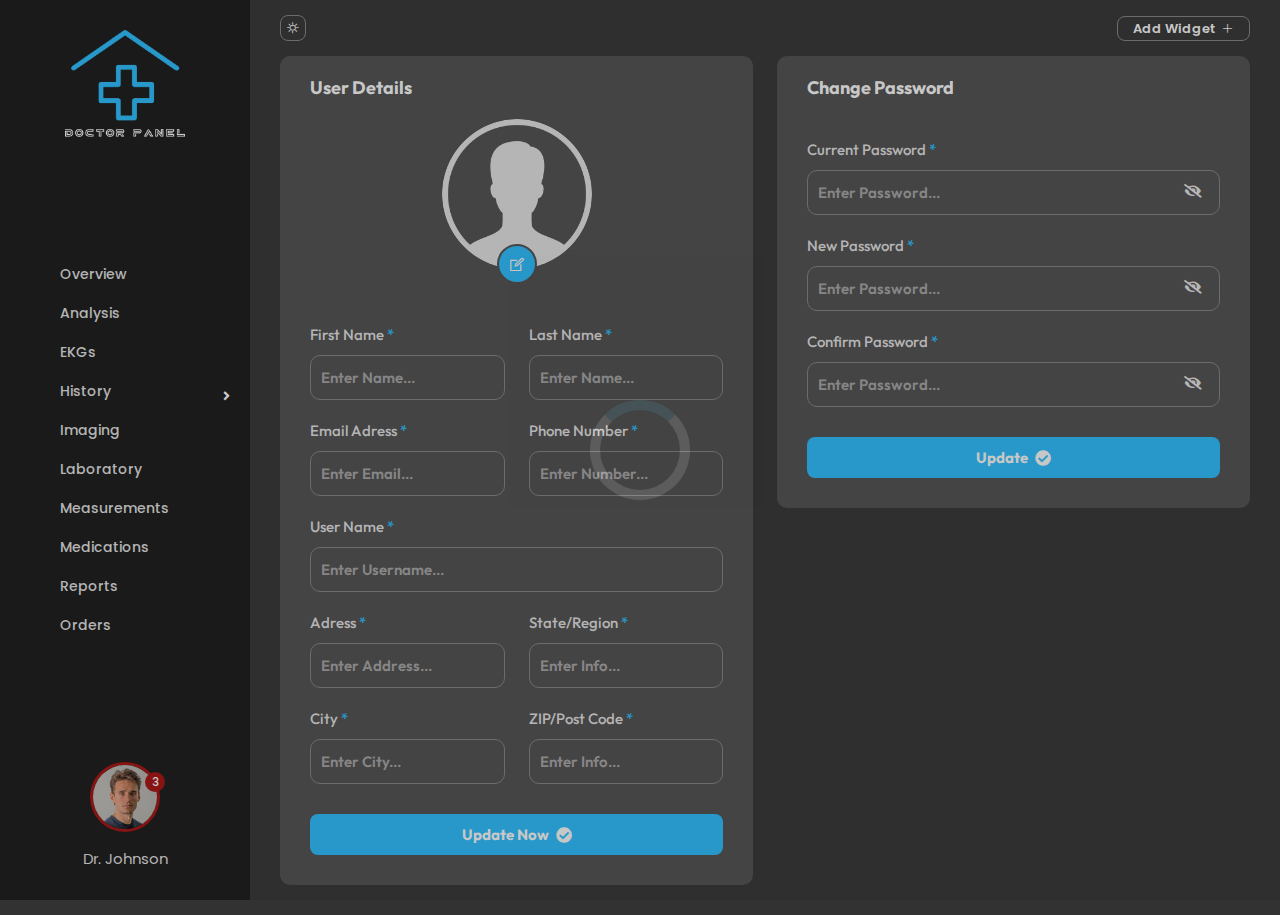
<file: Public/profile.html>
<!DOCTYPE html>
<html lang="en">
<head>
    <meta charset="UTF-8">
    <meta name="viewport" content="width=device-width, initial-scale=1.0">
    <meta http-equiv="X-UA-Compatible" content="ie=edge">
    <title>Doctor Panel</title>
    <link rel="preconnect" href="https://fonts.googleapis.com">
    <link rel="preconnect" href="https://fonts.gstatic.com" crossorigin>
    <link href="https://fonts.googleapis.com/css2?family=Outfit:wght@100;200;300;400;500;600;700;800;900&family=Poppins:ital,wght@0,100;0,200;0,300;0,400;0,500;0,600;0,700;0,800;0,900;1,100;1,200;1,300;1,400;1,500;1,600;1,700;1,800;1,900&display=swap" rel="stylesheet">
    <!-- favicon -->
    <link rel="shortcut icon" href="assets/images/logo/favicon.png" type="image/x-icon">
    <!-- line-awesome-icon css -->
    <link rel="stylesheet" href="assets/css/line-awesome.min.css"> 
    <!-- fontawesome-icon css -->
    <link rel="stylesheet" href="assets/css/fontawesome-all.min.css">
    <!-- bootstrap css link -->
    <link rel="stylesheet" href="assets/css/bootstrap.min.css">
    <!-- nice-select css link -->
    <link rel="stylesheet" href="assets/css/nice-select.css">
    <!-- lightcase css link -->
    <link rel="stylesheet" href="assets/css/lightcase.css">
    <!-- animate css link -->
    <link rel="stylesheet" href="assets/css/animate.css">
    <!-- style css link -->
    <link rel="stylesheet" href="assets/css/style.css">
</head>
<body>

<!--~~~~~~~~~~~~~~~~~~~~~~~~~~~~~~~~~~~~~~~
    Start body overlay
~~~~~~~~~~~~~~~~~~~~~~~~~~~~~~~~~~~~~~~~-->
<div class="preloader">
    <div class="loader"></div>
</div>
<!--~~~~~~~~~~~~~~~~~~~~~~~~~~~~~~~~~~~~~~~
    Start body overlay
~~~~~~~~~~~~~~~~~~~~~~~~~~~~~~~~~~~~~~~~-->

<!--~~~~~~~~~~~~~~~~~~~~~~~~~~~~~~~~~~~~~~~
    Start body overlay
~~~~~~~~~~~~~~~~~~~~~~~~~~~~~~~~~~~~~~~~-->
<div id="body-overlay" class="body-overlay"></div>
<!--~~~~~~~~~~~~~~~~~~~~~~~~~~~~~~~~~~~~~~~
    End body overlay
~~~~~~~~~~~~~~~~~~~~~~~~~~~~~~~~~~~~~~~~-->


<!--~~~~~~~~~~~~~~~~~~~~~~~~~~~~~~~~~~~~~~~
    Start page wrapper
~~~~~~~~~~~~~~~~~~~~~~~~~~~~~~~~~~~~~~~~-->
<div class="page-wrapper">
    <div class="sidebar-menu">
        <div class="sidebar-wrapper">
            <div class="logo-wrapper">
                <a href="index.html" class="site-logo">
                    <img src="assets/images/logo/logo.png" alt="logo">
                </a>
            </div>
            <ul class="sidebar-nav">
                <li class="sidebar-nav-item">
                    <a href="index.html" class="sidebar-nav-link">Overview</a>
                </li>
                <li class="sidebar-nav-item">
                    <a href="#0" class="sidebar-nav-link">Analysis</a>
                </li>
                <li class="sidebar-nav-item">
                    <a href="#0" class="sidebar-nav-link">EKGs</a>
                </li>
                <li class="sidebar-nav-item has-sub">
                    <a href="#0" class="sidebar-nav-link">History</a>
                    <ul class="sidebar-submenu">
                        <li class="submenu-item">
                            <a href="#0">Family</a>
                        </li>
                        <li class="submenu-item">
                            <a href="#0">Medical</a>
                        </li>
                        <li class="submenu-item">
                            <a href="#0">Social</a>
                        </li>
                        <li class="submenu-item">
                            <a href="#0">Surgical</a>
                        </li>
                    </ul>
                </li>
                <li class="sidebar-nav-item">
                    <a href="#0" class="sidebar-nav-link">Imaging</a>
                </li>
                <li class="sidebar-nav-item">
                    <a href="#0" class="sidebar-nav-link">Laboratory</a>
                </li>
                <li class="sidebar-nav-item">
                    <a href="#0" class="sidebar-nav-link">Measurements</a>
                </li>
                <li class="sidebar-nav-item">
                    <a href="#0" class="sidebar-nav-link">Medications</a>
                </li>
                <li class="sidebar-nav-item">
                    <a href="#0" class="sidebar-nav-link">Reports</a>
                </li>
                <li class="sidebar-nav-item">
                    <a href="#0" class="sidebar-nav-link">Orders</a>
                </li>
            </ul>
            <div class="avatar-wrapper">
                <div class="profile-avatar-wrapper">
                    <a href="profile.html" class="profile-avatar">
                        <img src="assets/images/user/user-3.jpg" alt="profile image">
                    </a>
                    <span class="avatar-badge">3</span>
                </div>
                <div class="avatar-content">
                    <span class="profile-name">Dr. Johnson</span>
                </div>
            </div>
        </div>
    </div>
    <div class="body-wrapper">
        <div class="control-btn-area">
            <div class="btn-wrapper">
                <button class="sidebar-mobile-btn" type="button"><i class="las la-exchange-alt"></i></button>
                <button class="theme-mode-btn" type="button"><i class="las la-sun"></i></button>
            </div>
            <button class="add-modal-btn">Add Widget <i class="las la-plus"></i></button>
        </div>
        <div class="dash-card-wrapper">
            <div class="row mb-30-none">
                <div class="col-lg-6 col-md-6 mb-30">
                    <div class="dash-card">
                        <h4 class="card-title">User Details</h4>
                        <form>
                            <div class="profile-upload-wrapper">
                                <div class="profile-thumb-area text-center">
                                    <div class="profile-thumb">
                                        <div class="image-preview bg_img" data-background="assets/images/user/user-default.png"></div>
                                    </div>
                                    <div class="profile-edit">
                                        <input type="file" name="image" id="imageUpload" class="upload" accept=".png, .jpg, .jpeg">
                                        <div class="rank-label">
                                            <label for="imageUpload" class="imgUp bg--base">
                                                <i class="las la-edit"></i>
                                            </label>
                                        </div>
                                    </div>
                                </div>
                            </div>
                            <div class="row justify-content-center mb-10-none">
                                <div class="col-xl-6 col-lg-6 col-md-12 form-group">
                                    <label>First Name <span class="text--base">*</span></label>
                                    <input type="text" placeholder="Enter Name..." class="form--control">
                                </div>
                                <div class="col-xl-6 col-lg-6 col-md-12 form-group">
                                    <label>Last Name <span class="text--base">*</span></label>
                                    <input type="text" placeholder="Enter Name..." class="form--control">
                                </div>
                                <div class="col-xl-6 col-lg-6 col-md-12 form-group">
                                    <label>Email Adress <span class="text--base">*</span></label>
                                    <input type="email" class="form--control" placeholder="Enter Email...">
                                </div>
                                <div class="col-xl-6 col-lg-6 col-md-12 form-group">
                                    <label>Phone Number <span class="text--base">*</span></label>
                                    <input type="number" class="form--control" placeholder="Enter Number...">
                                </div>
                                <div class="col-xl-12 col-lg-12 col-md-12 form-group">
                                    <label>User Name <span class="text--base">*</span></label>
                                    <input type="text" class="form--control" placeholder="Enter Username...">
                                </div>
                                <div class="col-xl-6 col-lg-6 col-md-12 form-group">
                                    <label>Adress <span class="text--base">*</span></label>
                                    <input type="text" class="form--control" placeholder="Enter Address...">
                                </div>
                                <div class="col-xl-6 col-lg-6 col-md-12 form-group">
                                    <label>State/Region <span class="text--base">*</span></label>
                                    <input type="text" class="form--control" placeholder="Enter Info...">
                                </div>
                                <div class="col-xl-6 col-lg-6 col-md-12 form-group">
                                    <label>City <span class="text--base">*</span></label>
                                    <input type="text" class="form--control" placeholder="Enter City...">
                                </div>
                                <div class="col-xl-6 col-lg-6 col-md-12 form-group">
                                    <label>ZIP/Post Code <span class="text--base">*</span></label>
                                    <input type="number" class="form--control" placeholder="Enter Info...">
                                </div>
                                <div class="col-xl-12 form-group">
                                    <button type="submit" class="btn--base w-100 mt-10">Update Now <i class="fas fa-check-circle ms-1"></i></button>
                                </div>
                            </div>
                        </form>
                    </div>
                </div>
                <div class="col-lg-6 col-md-6 mb-30">
                    <div class="dash-card h-auto">
                        <h4 class="card-title mb-40">Change Password</h4>
                        <form>
                            <div class="row justify-content-center mb-10-none">
                                <div class="col-md-12 form-group show_hide_password">
                                    <label>Current Password <span class="text--base">*</span></label>
                                    <input type="password" placeholder="Enter Password..." name="username" class="form--control" autocomplete="off">
                                    <a href="" class="show-pass"><i class="fa fa-eye-slash" aria-hidden="true"></i></a>
                                </div>
                                <div class="col-md-12 form-group show_hide_password">
                                    <label>New Password <span class="text--base">*</span></label>
                                    <input type="password" placeholder="Enter Password..." class="form--control">
                                    <a href="" class="show-pass"><i class="fa fa-eye-slash" aria-hidden="true"></i></a>
                                </div>
                                <div class="col-md-12 form-group show_hide_password">
                                    <label>Confirm Password <span class="text--base">*</span></label>
                                    <input type="password" class="form--control" placeholder="Enter Password...">
                                    <a href="" class="show-pass"><i class="fa fa-eye-slash" aria-hidden="true"></i></a>
                                </div>
                                <div class="col-xl-12 form-group">
                                    <button type="submit" class="btn--base w-100 mt-10">Update <i class="fas fa-check-circle ms-1"></i></button>
                                </div>
                            </div>
                        </form>
                    </div>
                </div>
            </div>
        </div>
    </div>
</div>
<!--~~~~~~~~~~~~~~~~~~~~~~~~~~~~~~~~~~~~~~~
    End page wrapper
~~~~~~~~~~~~~~~~~~~~~~~~~~~~~~~~~~~~~~~~-->



<!-- jquery -->
<script src="assets/js/jquery-3.5.1.min.js"></script>
<!-- bootstrap js -->
<script src="assets/js/bootstrap.bundle.min.js"></script>
<!-- nice-select -->
<script src="assets/js/jquery.nice-select.js"></script>
<!-- lightcase -->
<script src="assets/js/lightcase.js"></script>
<!-- main -->
<script src="assets/js/main.js"></script>

<script>
    $(document).ready(function() {
        $(".show_hide_password .show-pass").on('click', function(event) {
            event.preventDefault();
            if($(this).parent().find("input").attr("type") == "text"){
                $(this).parent().find("input").attr('type', 'password');
                $(this).find("i").addClass( "fa-eye-slash" );
                $(this).find("i").removeClass( "fa-eye" );
            }else if($(this).parent().find("input").attr("type") == "password"){
                $(this).parent().find("input").attr('type', 'text');
                $(this).find("i").removeClass( "fa-eye-slash" );
                $(this).find("i").addClass( "fa-eye" );
            }
        });
    });
</script>


</body>
</html>
</file>
<file: assets/css/nice-select.css>
.nice-select {
    -webkit-tap-highlight-color: transparent;
    background-color: #fff;
    border-radius: 5px;
    border: solid 1px #e8e8e8;
    box-sizing: border-box;
    clear: both;
    cursor: pointer;
    display: block;
    float: left;
    font-family: inherit;
    font-size: 14px;
    font-weight: normal;
    height: 42px;
    line-height: 40px;
    outline: none;
    padding-left: 18px;
    padding-right: 30px;
    position: relative;
    text-align: left !important;
    -webkit-transition: all 0.2s ease-in-out;
    transition: all 0.2s ease-in-out;
    -webkit-user-select: none;
    -moz-user-select: none;
    -ms-user-select: none;
    user-select: none;
    white-space: nowrap;
    width: auto;
}

.nice-select:hover {
    border-color: #dbdbdb;
}

.nice-select:active,
.nice-select.open,
.nice-select:focus {
    border-color: #999;
}

.nice-select:after {
    border-bottom: 2px solid #999;
    border-right: 2px solid #999;
    content: '';
    display: block;
    height: 5px;
    margin-top: -4px;
    pointer-events: none;
    position: absolute;
    right: 12px;
    top: 50%;
    -webkit-transform-origin: 66% 66%;
    -ms-transform-origin: 66% 66%;
    transform-origin: 66% 66%;
    -webkit-transform: rotate(45deg);
    -ms-transform: rotate(45deg);
    transform: rotate(45deg);
    -webkit-transition: all 0.15s ease-in-out;
    transition: all 0.15s ease-in-out;
    width: 5px;
}

.nice-select.open:after {
    -webkit-transform: rotate(-135deg);
    -ms-transform: rotate(-135deg);
    transform: rotate(-135deg);
}

.nice-select.open .list {
    opacity: 1;
    pointer-events: auto;
    -webkit-transform: scale(1) translateY(0);
    -ms-transform: scale(1) translateY(0);
    transform: scale(1) translateY(0);
}

.nice-select.disabled {
    border-color: #ededed;
    color: #999;
    pointer-events: none;
}

.nice-select.disabled:after {
    border-color: #cccccc;
}

.nice-select.wide {
    width: 100%;
}

.nice-select.wide .list {
    left: 0 !important;
    right: 0 !important;
}

.nice-select.right {
    float: right;
}

.nice-select.right .list {
    left: auto;
    right: 0;
}

.nice-select.small {
    font-size: 12px;
    height: 36px;
    line-height: 34px;
}

.nice-select.small:after {
    height: 4px;
    width: 4px;
}

.nice-select.small .option {
    line-height: 34px;
    min-height: 34px;
}

.nice-select .list {
    background-color: #fff;
    border-radius: 5px;
    box-shadow: 0 0 0 1px rgba(68, 68, 68, 0.11);
    box-sizing: border-box;
    margin-top: 4px;
    opacity: 0;
    overflow: hidden;
    padding: 0;
    pointer-events: none;
    position: absolute;
    top: 100%;
    left: 0;
    -webkit-transform-origin: 50% 0;
    -ms-transform-origin: 50% 0;
    transform-origin: 50% 0;
    -webkit-transform: scale(0.75) translateY(-21px);
    -ms-transform: scale(0.75) translateY(-21px);
    transform: scale(0.75) translateY(-21px);
    -webkit-transition: all 0.2s cubic-bezier(0.5, 0, 0, 1.25), opacity 0.15s ease-out;
    transition: all 0.2s cubic-bezier(0.5, 0, 0, 1.25), opacity 0.15s ease-out;
    z-index: 9;
}

.nice-select .list:hover .option:not(:hover) {
    background-color: transparent !important;
}

.nice-select .option {
    cursor: pointer;
    font-weight: 400;
    line-height: 40px;
    list-style: none;
    min-height: 40px;
    outline: none;
    padding-left: 18px;
    padding-right: 29px;
    text-align: left;
    -webkit-transition: all 0.2s;
    transition: all 0.2s;
}

.nice-select .option:hover,
.nice-select .option.focus,
.nice-select .option.selected.focus {
    background-color: #f6f6f6;
}

.nice-select .option.selected {
    font-weight: bold;
}

.nice-select .option.disabled {
    background-color: transparent;
    color: #999;
    cursor: default;
}

.no-csspointerevents .nice-select .list {
    display: none;
}

.no-csspointerevents .nice-select.open .list {
    display: block;
}
</file>
<file: assets/css/lightcase.css>
@font-face {
  font-family: 'lightcase';
  src: url("../fonts/lightcase.eot?55356177");
  src: url("../fonts/lightcase.eot?55356177#iefix") format("embedded-opentype"), url("../fonts/lightcase.woff?55356177") format("woff"), url("../fonts/lightcase.ttf?55356177") format("truetype"), url("../fonts/lightcase.svg?55356177#lightcase") format("svg");
  font-weight: normal;
  font-style: normal;
}
/* line 12, ../scss/components/fonts/_font-lightcase.scss */
[class*='lightcase-icon-']:before {
  font-family: 'lightcase', sans-serif;
  font-style: normal;
  font-weight: normal;
  speak: none;
  display: inline-block;
  text-decoration: inherit;
  width: 1em;
  text-align: center;
  /* For safety - reset parent styles, that can break glyph codes*/
  font-variant: normal;
  text-transform: none;
  /* fix buttons height, for twitter bootstrap */
  line-height: 1em;
  /* Uncomment for 3D effect */
  /* text-shadow: 1px 1px 1px rgba(127, 127, 127, 0.3); */
}

/* Codes */
/* line 35, ../scss/components/fonts/_font-lightcase.scss */
.lightcase-icon-play:before {
  content: '\e800';
}

/* line 36, ../scss/components/fonts/_font-lightcase.scss */
.lightcase-icon-pause:before {
  content: '\e801';
}

/* line 37, ../scss/components/fonts/_font-lightcase.scss */
.lightcase-icon-close:before {
  content: '\e802';
}

/* line 38, ../scss/components/fonts/_font-lightcase.scss */
.lightcase-icon-prev:before {
  content: '\e803';
}

/* line 39, ../scss/components/fonts/_font-lightcase.scss */
.lightcase-icon-next:before {
  content: '\e804';
}

/* line 40, ../scss/components/fonts/_font-lightcase.scss */
.lightcase-icon-spin:before {
  content: '\e805';
}

/**
 * Mixin providing icon defaults to be used on top of font-lightcase.
 *
 * Example usage:
 * @include icon(#e9e9e9)
 */
/**
 * Mixin providing icon defaults including a hover status to be used
 * on top of font-lightcase.
 *
 * Example usage:
 * @include icon-hover(#e9e9e9, #fff)
 */
/**
 * Provides natural content overflow behavior and scrolling support
 * even so for touch devices.
 *
 * Example usage:
 * @include overflow()
 */
/**
 * Neutralizes/resets dimensions including width, height, position as well as margins,
 * paddings and styles. Used to enforce a neutral and unstyled look and behavoir!
 *
 * Example usage:
 * @include clear(true)
 *
 * @param boolean $important
 */
@-webkit-keyframes lightcase-spin {
  0% {
    -webkit-transform: rotate(0deg);
    -moz-transform: rotate(0deg);
    -o-transform: rotate(0deg);
    transform: rotate(0deg);
  }
  100% {
    -webkit-transform: rotate(359deg);
    -moz-transform: rotate(359deg);
    -o-transform: rotate(359deg);
    transform: rotate(359deg);
  }
}
@-moz-keyframes lightcase-spin {
  0% {
    -webkit-transform: rotate(0deg);
    -moz-transform: rotate(0deg);
    -o-transform: rotate(0deg);
    transform: rotate(0deg);
  }
  100% {
    -webkit-transform: rotate(359deg);
    -moz-transform: rotate(359deg);
    -o-transform: rotate(359deg);
    transform: rotate(359deg);
  }
}
@-o-keyframes lightcase-spin {
  0% {
    -webkit-transform: rotate(0deg);
    -moz-transform: rotate(0deg);
    -o-transform: rotate(0deg);
    transform: rotate(0deg);
  }
  100% {
    -webkit-transform: rotate(359deg);
    -moz-transform: rotate(359deg);
    -o-transform: rotate(359deg);
    transform: rotate(359deg);
  }
}
@-ms-keyframes lightcase-spin {
  0% {
    -webkit-transform: rotate(0deg);
    -moz-transform: rotate(0deg);
    -o-transform: rotate(0deg);
    transform: rotate(0deg);
  }
  100% {
    -webkit-transform: rotate(359deg);
    -moz-transform: rotate(359deg);
    -o-transform: rotate(359deg);
    transform: rotate(359deg);
  }
}
@keyframes lightcase-spin {
  0% {
    -webkit-transform: rotate(0deg);
    -moz-transform: rotate(0deg);
    -o-transform: rotate(0deg);
    transform: rotate(0deg);
  }
  100% {
    -webkit-transform: rotate(359deg);
    -moz-transform: rotate(359deg);
    -o-transform: rotate(359deg);
    transform: rotate(359deg);
  }
}
/* line 1, ../scss/components/modules/_case.scss */
#lightcase-case {
  display: none;
  position: fixed;
  z-index: 2002;
  top: 50%;
  left: 50%;
  font-family: arial, sans-serif;
  font-size: 13px;
  line-height: 1.5;
  text-align: left;
  text-shadow: 0 0 10px rgba(0, 0, 0, 0.5);
}
@media screen and (max-width: 640px) {
  /* line 16, ../scss/components/modules/_case.scss */
  html[data-lc-type=inline] #lightcase-case, html[data-lc-type=ajax] #lightcase-case {
    position: fixed !important;
    top: 0 !important;
    left: 0 !important;
    right: 0 !important;
    bottom: 0 !important;
    margin: 0 !important;
    padding: 55px 0 70px 0;
    width: 100% !important;
    height: 100% !important;
    overflow: auto !important;
  }
}

@media screen and (min-width: 641px) {
  /* line 4, ../scss/components/modules/_content.scss */
  html:not([data-lc-type=error]) #lightcase-content {
    position: relative;
    z-index: 1;
    text-shadow: none;
    background-color: #fff;
    -webkit-box-shadow: 0 0 30px rgba(0, 0, 0, 0.5);
    -moz-box-shadow: 0 0 30px rgba(0, 0, 0, 0.5);
    -o-box-shadow: 0 0 30px rgba(0, 0, 0, 0.5);
    box-shadow: 0 0 30px rgba(0, 0, 0, 0.5);
    -webkit-backface-visibility: hidden;
  }
}
@media screen and (min-width: 641px) {
  /* line 23, ../scss/components/modules/_content.scss */
  html[data-lc-type=image] #lightcase-content, html[data-lc-type=video] #lightcase-content {
    background-color: #333;
  }
}
/* line 31, ../scss/components/modules/_content.scss */
html[data-lc-type=inline] #lightcase-content, html[data-lc-type=ajax] #lightcase-content, html[data-lc-type=error] #lightcase-content {
  -webkit-box-shadow: none;
  -moz-box-shadow: none;
  -o-box-shadow: none;
  box-shadow: none;
}
@media screen and (max-width: 640px) {
  /* line 31, ../scss/components/modules/_content.scss */
  html[data-lc-type=inline] #lightcase-content, html[data-lc-type=ajax] #lightcase-content, html[data-lc-type=error] #lightcase-content {
    position: relative !important;
    top: auto !important;
    left: auto !important;
    width: auto !important;
    height: auto !important;
    margin: 0 !important;
    padding: 0 !important;
    border: none !important;
    background: none !important;
  }
}
/* line 43, ../scss/components/modules/_content.scss */
html[data-lc-type=inline] #lightcase-content .lightcase-contentInner, html[data-lc-type=ajax] #lightcase-content .lightcase-contentInner, html[data-lc-type=error] #lightcase-content .lightcase-contentInner {
  -webkit-box-sizing: border-box;
  -moz-box-sizing: border-box;
  -o-box-sizing: border-box;
  box-sizing: border-box;
}
@media screen and (max-width: 640px) {
  /* line 43, ../scss/components/modules/_content.scss */
  html[data-lc-type=inline] #lightcase-content .lightcase-contentInner, html[data-lc-type=ajax] #lightcase-content .lightcase-contentInner, html[data-lc-type=error] #lightcase-content .lightcase-contentInner {
    padding: 15px;
  }
  /* line 52, ../scss/components/modules/_content.scss */
  html[data-lc-type=inline] #lightcase-content .lightcase-contentInner, html[data-lc-type=inline] #lightcase-content .lightcase-contentInner > *, html[data-lc-type=ajax] #lightcase-content .lightcase-contentInner, html[data-lc-type=ajax] #lightcase-content .lightcase-contentInner > *, html[data-lc-type=error] #lightcase-content .lightcase-contentInner, html[data-lc-type=error] #lightcase-content .lightcase-contentInner > * {
    width: 100% !important;
    max-width: none !important;
  }
  /* line 59, ../scss/components/modules/_content.scss */
  html[data-lc-type=inline] #lightcase-content .lightcase-contentInner > *:not(iframe), html[data-lc-type=ajax] #lightcase-content .lightcase-contentInner > *:not(iframe), html[data-lc-type=error] #lightcase-content .lightcase-contentInner > *:not(iframe) {
    height: auto !important;
    max-height: none !important;
  }
}
@media screen and (max-width: 640px) {
  /* line 70, ../scss/components/modules/_content.scss */
  html.lightcase-isMobileDevice[data-lc-type=iframe] #lightcase-content .lightcase-contentInner iframe {
    overflow: auto;
    -webkit-overflow-scrolling: touch;
  }
}
@media screen and (max-width: 640px) and (min-width: 641px) {
  /* line 74, ../scss/components/modules/_content.scss */
  html[data-lc-type=image] #lightcase-content .lightcase-contentInner, html[data-lc-type=video] #lightcase-content .lightcase-contentInner {
    line-height: 0.75;
  }
}

/* line 82, ../scss/components/modules/_content.scss */
html[data-lc-type=image] #lightcase-content .lightcase-contentInner {
  position: relative;
  overflow: hidden !important;
}
@media screen and (max-width: 640px) {
  /* line 91, ../scss/components/modules/_content.scss */
  html[data-lc-type=inline] #lightcase-content .lightcase-contentInner .lightcase-inlineWrap, html[data-lc-type=ajax] #lightcase-content .lightcase-contentInner .lightcase-inlineWrap, html[data-lc-type=error] #lightcase-content .lightcase-contentInner .lightcase-inlineWrap {
    position: relative !important;
    top: auto !important;
    left: auto !important;
    width: auto !important;
    height: auto !important;
    margin: 0 !important;
    padding: 0 !important;
    border: none !important;
    background: none !important;
  }
}
@media screen and (min-width: 641px) {
  /* line 100, ../scss/components/modules/_content.scss */
  html:not([data-lc-type=error]) #lightcase-content .lightcase-contentInner .lightcase-inlineWrap {
    padding: 30px;
    overflow: auto;
    -webkit-box-sizing: border-box;
    -moz-box-sizing: border-box;
    -o-box-sizing: border-box;
    box-sizing: border-box;
  }
}
@media screen and (max-width: 640px) {
  /* line 117, ../scss/components/modules/_content.scss */
  #lightcase-content h1, #lightcase-content h2, #lightcase-content h3, #lightcase-content h4, #lightcase-content h5, #lightcase-content h6, #lightcase-content p {
    color: #aaa;
  }
}
@media screen and (min-width: 641px) {
  /* line 117, ../scss/components/modules/_content.scss */
  #lightcase-content h1, #lightcase-content h2, #lightcase-content h3, #lightcase-content h4, #lightcase-content h5, #lightcase-content h6, #lightcase-content p {
    color: #333;
  }
}

/* line 3, ../scss/components/modules/_error.scss */
#lightcase-case p.lightcase-error {
  margin: 0;
  font-size: 17px;
  text-align: center;
  white-space: nowrap;
  overflow: hidden;
  text-overflow: ellipsis;
  color: #aaa;
}
@media screen and (max-width: 640px) {
  /* line 3, ../scss/components/modules/_error.scss */
  #lightcase-case p.lightcase-error {
    padding: 30px 0;
  }
}
@media screen and (min-width: 641px) {
  /* line 3, ../scss/components/modules/_error.scss */
  #lightcase-case p.lightcase-error {
    padding: 0;
  }
}

/* line 4, ../scss/components/modules/_global.scss */
.lightcase-open body {
  overflow: hidden;
}
/* line 8, ../scss/components/modules/_global.scss */
.lightcase-isMobileDevice .lightcase-open body {
  max-width: 100%;
  max-height: 100%;
}

/* line 1, ../scss/components/modules/_info.scss */
#lightcase-info {
  position: absolute;
  padding-top: 15px;
}
/* line 9, ../scss/components/modules/_info.scss */
#lightcase-info #lightcase-title,
#lightcase-info #lightcase-caption {
  margin: 0;
  padding: 0;
  line-height: 1.5;
  font-weight: normal;
  text-overflow: ellipsis;
}
/* line 19, ../scss/components/modules/_info.scss */
#lightcase-info #lightcase-title {
  font-size: 17px;
  color: #aaa;
}
@media screen and (max-width: 640px) {
  /* line 19, ../scss/components/modules/_info.scss */
  #lightcase-info #lightcase-title {
    position: fixed;
    top: 10px;
    left: 0;
    max-width: 87.5%;
    padding: 5px 15px;
    background: #333;
  }
}
/* line 33, ../scss/components/modules/_info.scss */
#lightcase-info #lightcase-caption {
  clear: both;
  font-size: 13px;
  color: #aaa;
}
/* line 39, ../scss/components/modules/_info.scss */
#lightcase-info #lightcase-sequenceInfo {
  font-size: 11px;
  color: #aaa;
}
@media screen and (max-width: 640px) {
  /* line 45, ../scss/components/modules/_info.scss */
  .lightcase-fullScreenMode #lightcase-info {
    padding-left: 15px;
    padding-right: 15px;
  }
  /* line 51, ../scss/components/modules/_info.scss */
  html:not([data-lc-type=image]):not([data-lc-type=video]):not([data-lc-type=flash]):not([data-lc-type=error]) #lightcase-info {
    position: static;
  }
}

/* line 1, ../scss/components/modules/_loading.scss */
#lightcase-loading {
  position: fixed;
  z-index: 9999;
  width: 1.123em;
  height: auto;
  font-size: 38px;
  line-height: 1;
  text-align: center;
  text-shadow: none;
  position: fixed;
  z-index: 2001;
  top: 50%;
  left: 50%;
  margin-top: -0.5em;
  margin-left: -0.5em;
  opacity: 1;
  font-size: 32px;
  text-shadow: 0 0 15px #fff;
  -moz-transform-origin: 50% 53%;
  -webkit-animation: lightcase-spin 0.5s infinite linear;
  -moz-animation: lightcase-spin 0.5s infinite linear;
  -o-animation: lightcase-spin 0.5s infinite linear;
  animation: lightcase-spin 0.5s infinite linear;
}
/* line 20, ../scss/components/mixins/_presets.scss */
#lightcase-loading, #lightcase-loading:focus {
  text-decoration: none;
  color: #fff;
  -webkit-tap-highlight-color: transparent;
  -webkit-transition: color, opacity, ease-in-out 0.25s;
  -moz-transition: color, opacity, ease-in-out 0.25s;
  -o-transition: color, opacity, ease-in-out 0.25s;
  transition: color, opacity, ease-in-out 0.25s;
}
/* line 32, ../scss/components/mixins/_presets.scss */
#lightcase-loading > span {
  display: inline-block;
  text-indent: -9999px;
}

/* line 2, ../scss/components/modules/_navigation.scss */
a[class*='lightcase-icon-'] {
  position: fixed;
  z-index: 9999;
  width: 1.123em;
  height: auto;
  font-size: 38px;
  line-height: 1;
  text-align: center;
  text-shadow: none;
  outline: none;
  cursor: pointer;
}
/* line 20, ../scss/components/mixins/_presets.scss */
a[class*='lightcase-icon-'], a[class*='lightcase-icon-']:focus {
  text-decoration: none;
  color: rgba(255, 255, 255, 0.6);
  -webkit-tap-highlight-color: transparent;
  -webkit-transition: color, opacity, ease-in-out 0.25s;
  -moz-transition: color, opacity, ease-in-out 0.25s;
  -o-transition: color, opacity, ease-in-out 0.25s;
  transition: color, opacity, ease-in-out 0.25s;
}
/* line 32, ../scss/components/mixins/_presets.scss */
a[class*='lightcase-icon-'] > span {
  display: inline-block;
  text-indent: -9999px;
}
/* line 49, ../scss/components/mixins/_presets.scss */
a[class*='lightcase-icon-']:hover {
  color: white;
  text-shadow: 0 0 15px white;
}
/* line 10, ../scss/components/modules/_navigation.scss */
.lightcase-isMobileDevice a[class*='lightcase-icon-']:hover {
  color: #aaa;
  text-shadow: none;
}
/* line 17, ../scss/components/modules/_navigation.scss */
a[class*='lightcase-icon-'].lightcase-icon-close {
  position: fixed;
  top: 15px;
  right: 15px;
  bottom: auto;
  margin: 0;
  opacity: 0;
  outline: none;
}
/* line 28, ../scss/components/modules/_navigation.scss */
a[class*='lightcase-icon-'].lightcase-icon-prev {
  left: 15px;
}
/* line 33, ../scss/components/modules/_navigation.scss */
a[class*='lightcase-icon-'].lightcase-icon-next {
  right: 15px;
}
/* line 38, ../scss/components/modules/_navigation.scss */
a[class*='lightcase-icon-'].lightcase-icon-pause, a[class*='lightcase-icon-'].lightcase-icon-play {
  left: 50%;
  margin-left: -0.5em;
}
@media screen and (min-width: 641px) {
  /* line 38, ../scss/components/modules/_navigation.scss */
  a[class*='lightcase-icon-'].lightcase-icon-pause, a[class*='lightcase-icon-'].lightcase-icon-play {
    opacity: 0;
  }
}
@media screen and (max-width: 640px) {
  /* line 2, ../scss/components/modules/_navigation.scss */
  a[class*='lightcase-icon-'] {
    bottom: 15px;
    font-size: 24px;
  }
}
@media screen and (min-width: 641px) {
  /* line 2, ../scss/components/modules/_navigation.scss */
  a[class*='lightcase-icon-'] {
    bottom: 50%;
    margin-bottom: -0.5em;
  }
  /* line 57, ../scss/components/modules/_navigation.scss */
  a[class*='lightcase-icon-']:hover, #lightcase-case:hover ~ a[class*='lightcase-icon-'] {
    opacity: 1;
  }
}

/* line 1, ../scss/components/modules/_overlay.scss */
#lightcase-overlay {
  display: none;
  width: 100%;
  min-height: 100%;
  position: fixed;
  z-index: 2000;
  top: -9999px;
  bottom: -9999px;
  left: 0;
  background: #333;
}
@media screen and (max-width: 640px) {
  /* line 1, ../scss/components/modules/_overlay.scss */
  #lightcase-overlay {
    opacity: 1 !important;
  }
}
</file>
<file: assets/css/style.css>
/*--------------------------------------------------------------
>>> TABLE OF CONTENTS:
----------------------------------------------------------------
# Typography
    [ ## Heading ]
    [ ## Others Typography ]
# Elements
    [ ## Font Size ]
    [ ## Font Weight ]
    [ ## Margin Element ]
    [ ## Padding Element ]
    [ ## Color Element ]
    [ ## Background Element ]
    [ ## Extra Background ]
    [ ## Social Element ]
    [ ## Overlay Element ]
    [ ## Lists ]
    [ ## Post, Page, Comments Table ]
    [ ## Others Element ]
    [ ## Grid Element ]
# Forms
	[ ## Buttons ]
	[ ## Fields ]
# Header Content
	[ ## Preloader ]
	[ ## Header ]
    [ ## Sticky header ]
# layout
    [ ## Hero Block ]
    [ ## Features ]
    [ ## Team ]
    [ ## Testimonial ]
    [ ## Sections ]
        [ ### Features Block ]
        [ ### Network Location ]
        [ ### Discount Block ]
        [ ### Vission Mission Block ]
        [ ### Work Brand ]
        [ ### Announcement ]
        [ ### Pricing ]
        [ ### Faqs ]
        [ ### Support Ticket ]
        [ ### Call To Action ]
        [ ### Founder Message Block ]
        [ ### Fan Fact Block ]
    [ ## Blog ]
# site content
	[ ## About Page ]
	[ ## Contact Page ]
	[ ## 404 Page ]
	[ ## Registration Page ]
	[ ## Posts and pages ]
	    [ ### Page Title ]
	    [ ### Breadcrumb ]
	    [ ### Page info Content ]
	[ ## Comments ]
	[ ## Widgets ]
	[ ## Widgets Content ]
# Footer
/*--------------------------------------------------------------
# abstracts
--------------------------------------------------------------*/
/*-------------------------------------------------
    [ ### font-variable start ]
*/
/*-------------------------------------------------
    [ ### font-variable end ]
*/
/*-------------------------------------------------
    [ ### font_family-variable start ]
*/
/*-------------------------------------------------
    [ ### font_family-variable end ]
*/
/*-------------------------------------------------
    [ ### font_size-variable start ]
*/
/*-------------------------------------------------
    [ ### font_size-variable end ]
*/
/*-------------------------------------------------
    [ ### line_height-variable start ]
*/
/*-------------------------------------------------
    [ ### line_height-variable start ]
*/
/*-------------------------------------------------
    [ ### initial-color-variable start ]
*/
/*-------------------------------------------------
    [ ### initial-color-variable end ]
*/
/*--------------------------------------------------------------
# base
--------------------------------------------------------------*/
/*-------------------------------------------------
    [ ## reset ]
*/
html {
  font-size: 100%;
  scroll-behavior: smooth;
}

body {
  background-color: #323232;
  font-family: "Poppins", sans-serif;
  font-size: 14px;
  font-weight: 500;
  line-height: 1.5em;
  color: #c7c7c7;
  overflow-x: hidden;
}

a {
  display: inline-block;
}

ul {
  list-style-type: none;
  padding: 0;
  margin: 0;
}

blockquote {
  margin: 0 0 1.3em;
}

p {
  margin-bottom: 15px;
  line-height: 1.7em;
}
p:last-child {
  margin-bottom: 0px;
}
@media only screen and (max-width: 1199px) {
  p {
    line-height: 1.7em;
  }
}

img {
  max-width: 100%;
  height: auto;
}

button:focus,
input:focus,
textarea:focus {
  outline: none;
}

button, input[type=submit], input[type=reset], input[type=button] {
  border: none;
  cursor: pointer;
}

input, textarea {
  padding: 12px 25px;
  width: 100%;
}

span {
  display: inline-block;
}

a, a:focus, a:hover {
  text-decoration: none;
  color: inherit;
}

blockquote {
  background-color: #494949;
  padding: 20px;
  border-radius: 10px;
  font-weight: 500;
  font-style: italic;
  position: relative;
}
blockquote .quote-icon {
  position: absolute;
  top: 50%;
  left: 50%;
  -webkit-transform: translate(-50%, -50%);
          transform: translate(-50%, -50%);
  font-size: 120px;
  opacity: 0.1;
}

/*-------------------------------------------------
    [ ## padding ]
*/
.pt-10 {
  padding-top: 10px;
}

.pt-20 {
  padding-top: 20px;
}

.pt-30 {
  padding-top: 30px;
}

.pt-40 {
  padding-top: 40px;
}

.pt-50 {
  padding-top: 50px;
}

.pt-60 {
  padding-top: 60px;
}

.pt-80 {
  padding-top: 80px;
}

.pt-100 {
  padding-top: 100px;
}
@media only screen and (max-width: 991px) {
  .pt-100 {
    padding-top: 80px;
  }
}

.pt-120 {
  padding-top: 120px;
}
@media only screen and (max-width: 991px) {
  .pt-120 {
    padding-top: 100px;
  }
}

.pt-150 {
  padding-top: 150px;
}
@media only screen and (max-width: 991px) {
  .pt-150 {
    padding-top: 100px;
  }
}

.pb-10 {
  padding-bottom: 10px;
}

.pb-20 {
  padding-bottom: 20px;
}

.pb-30 {
  padding-bottom: 30px;
}

.pb-40 {
  padding-bottom: 40px;
}

.pb-50 {
  padding-bottom: 50px;
}

.pb-60 {
  padding-bottom: 60px;
}

.pb-80 {
  padding-bottom: 80px;
}

.pb-100 {
  padding-bottom: 100px;
}
@media only screen and (max-width: 991px) {
  .pb-100 {
    padding-bottom: 80px;
  }
}

.pb-120 {
  padding-bottom: 120px;
}
@media only screen and (max-width: 991px) {
  .pb-120 {
    padding-bottom: 100px;
  }
}

.pb-150 {
  padding-bottom: 150px;
}
@media only screen and (max-width: 991px) {
  .pb-150 {
    padding-bottom: 100px;
  }
}

.ptb-10 {
  padding: 10px 0;
}

.ptb-20 {
  padding: 20px 0;
}

.ptb-30 {
  padding: 30px 0;
}

.ptb-40 {
  padding: 40px 0;
}

.ptb-50 {
  padding: 50px 0;
}

.ptb-60 {
  padding: 60px 0;
}

.ptb-80 {
  padding: 80px 0;
}

.ptb-100 {
  padding: 100px 0;
}
@media only screen and (max-width: 991px) {
  .ptb-100 {
    padding: 80px 0;
  }
}

.ptb-120 {
  padding: 120px 0;
}
@media only screen and (max-width: 991px) {
  .ptb-120 {
    padding: 100px 0;
  }
}

.ptb-150 {
  padding: 150px 0;
}
@media only screen and (max-width: 991px) {
  .ptb-150 {
    padding: 100px 0;
  }
}

.mt-10 {
  margin-top: 10px;
}

.mt-20 {
  margin-top: 20px;
}

.mt-30 {
  margin-top: 30px;
}

.mt-40 {
  margin-top: 40px;
}

.mt-50 {
  margin-top: 50px;
}

.mt-60 {
  margin-top: 60px;
}

.mt-80 {
  margin-top: 80px;
}

.mt-100 {
  margin-top: 100px;
}

.mt-120 {
  margin-top: 120px;
}

.mt-150 {
  margin-top: 150px;
}

.mb-10 {
  margin-bottom: 10px;
}

.mb-20 {
  margin-bottom: 20px;
}

.mb-30 {
  margin-bottom: 30px;
}

.mb-40 {
  margin-bottom: 40px;
}

.mb-50 {
  margin-bottom: 50px;
}

.mb-60 {
  margin-bottom: 60px;
}

.mb-80 {
  margin-bottom: 80px;
}
@media only screen and (max-width: 575px) {
  .mb-80 {
    margin-bottom: 40px;
  }
}

.mb-100 {
  margin-bottom: 100px;
}

.mb-120 {
  margin-bottom: 120px;
}

.mb-150 {
  margin-bottom: 150px;
}

.mt-10-none {
  margin-top: -10px;
}

.mt-20-none {
  margin-top: -20px;
}

.mt-30-none {
  margin-top: -30px;
}

.mt-40-none {
  margin-top: -40px;
}

.mt-50-none {
  margin-top: -50px;
}

.mt-60-none {
  margin-top: -60px;
}

.mt-80-none {
  margin-top: -80px;
}

.mt-100-none {
  margin-top: -100px;
}

.mt-120-none {
  margin-top: -120px;
}

.mt-150-none {
  margin-top: -150px;
}

.mb-10-none {
  margin-bottom: -10px;
}

.mb-20-none {
  margin-bottom: -20px;
}

.mb-30-none {
  margin-bottom: -30px;
}

.mb-40-none {
  margin-bottom: -40px;
}

.mb-50-none {
  margin-bottom: -50px;
}

.mb-60-none {
  margin-bottom: -60px;
}

.mb-80-none {
  margin-bottom: -80px;
}
@media only screen and (max-width: 575px) {
  .mb-80-none {
    margin-bottom: -40px;
  }
}

.mb-100-none {
  margin-bottom: -100px;
}

.mb-120-none {
  margin-bottom: -120px;
}

.mb-150-none {
  margin-bottom: -150px;
}

/*-------------------------------------------------
    [ ## color ]
*/
.bg--primary {
  background-color: #7367f0 !important;
}

.bg--secondary {
  background: linear-gradient(45deg, #fffbf2, #edfffd);
}

.bg--success {
  background-color: #e5ebff;
}

.bg--danger {
  background-color: #ea5455;
}

.bg--warning {
  background-color: #ff9f43;
}

.bg--info {
  background-color: #1e9ff2;
}

.bg--dark {
  background-color: #10163A;
}

.bg--base {
  background-color: #29a7de !important;
}

.text--primary {
  color: #7367f0;
}

.text--secondary {
  color: #29a7de;
}

.text--success {
  color: #28c76f;
}

.text--danger {
  color: #ea5455 !important;
}

.text--warning {
  color: #ff9f43;
}

.text--info {
  color: #1e9ff2;
}

.text--dark {
  color: #dcdcdc;
}

.text--base {
  color: #29a7de !important;
}

.border--primary {
  border: #7367f0;
}

.border--secondary {
  border: 1px solid #29a7de;
}

.border--success {
  border: 1px solid #28c76f;
}

.border--danger {
  border: 1px solid #ea5455;
}

.border--warning {
  border: 1px solid #ff9f43;
}

.border--info {
  border: 1px solid #1e9ff2;
}

.border--dark {
  border: 1px solid #10163A;
}

.border--base {
  border: 1px solid #e5e5e5 !important;
}

.section--bg {
  background-color: #494949 !important;
}

.bg--gray {
  background-color: rgba(255, 255, 255, 0.062745098);
}

.border--rounded {
  border-radius: 3px !important;
}

.border--capsule {
  border-radius: 100px;
}

.box-shadow {
  -webkit-box-shadow: 0 2px 8px 0 rgba(0, 0, 0, 0.08);
          box-shadow: 0 2px 8px 0 rgba(0, 0, 0, 0.08);
}

/*-------------------------------------------------
    [ ## scrollbar ]
*/
html::-webkit-scrollbar {
  height: 20px;
  width: 10px;
  background: #F1F1F1;
  border-radius: 10px;
}

html::-webkit-scrollbar-thumb {
  background: #999;
  border-radius: 10px;
}

html::-webkit-scrollbar-corner {
  background: #999;
  border-radius: 10px;
}

/*-------------------------------------------------
    [ ## Table ]
*/
.table-wrapper {
  background-color: #494949;
  padding: 30px;
  border-radius: 15px;
}

.custom-table {
  width: 100%;
  white-space: nowrap;
}
.custom-table thead tr {
  border-bottom: 1px solid #767676;
}
.custom-table thead tr th {
  border: none;
  font-weight: 600;
  color: #fff;
  font-size: 14px;
  padding: 12px 15px;
}
.custom-table thead tr th:last-child {
  text-align: right;
}
.custom-table tbody tr {
  border-bottom: 1px solid #767676;
}
.custom-table tbody tr:nth-of-type(2n) {
  background-color: #494949;
}
.custom-table tbody tr td {
  border: none;
  font-weight: 500;
  color: #c7c7c7;
  font-size: 14px;
  padding: 12px 15px;
}
.custom-table tbody tr td:last-child {
  text-align: right;
}
.custom-table tbody tr td button, .custom-table tbody tr td input[type=submit], .custom-table tbody tr td input[type=reset], .custom-table tbody tr td input[type=button], .custom-table tbody tr td .btn--base {
  padding: 8px 25px;
  font-size: 14px;
  border-radius: 8px;
}
.custom-table tbody tr td .btn {
  padding: 6px 10px;
}

option {
  color: #000;
}

/*-------------------------------------------------
    [ ## Modal ]
*/
.modal-content {
  background: #494949;
  background-clip: padding-box;
  border: 1px solid #767676;
  border-radius: 10px;
  outline: 0;
}
.modal-content .modal-header {
  border-bottom: none;
}
.modal-content .modal-title {
  display: -webkit-box;
  display: -ms-flexbox;
  display: flex;
  -webkit-box-align: center;
      -ms-flex-align: center;
          align-items: center;
}
.modal-content .modal-title i {
  width: 30px;
  height: 30px;
  border-radius: 50%;
  background: #29a7de;
  display: -webkit-box;
  display: -ms-flexbox;
  display: flex;
  -webkit-box-align: center;
      -ms-flex-align: center;
          align-items: center;
  -webkit-box-pack: center;
      -ms-flex-pack: center;
          justify-content: center;
  color: #fff;
  margin-right: 15px;
  font-size: 24px;
}
.modal-content .modal-form-area .widget-type-select-area {
  margin-bottom: 30px;
}
.modal-content .modal-form-area .modal-widget .heading-area {
  display: -webkit-box;
  display: -ms-flexbox;
  display: flex;
  -webkit-box-align: center;
      -ms-flex-align: center;
          align-items: center;
  -webkit-box-pack: justify;
      -ms-flex-pack: justify;
          justify-content: space-between;
  margin-bottom: 20px;
}
.modal-content .modal-form-area .modal-widget .heading-area .title {
  margin: 0;
  padding: 0;
}
.modal-content .modal-form-area .modal-widget .modal-fields .btn--base {
  height: 45px;
}
.modal-content .modal-form-area .modal-widget .modal-fields .btn--base i {
  font-size: 28px;
  position: relative;
  top: 0;
}

::-webkit-calendar-picker-indicator {
  -webkit-filter: invert(1);
          filter: invert(1);
}

.add-diagnostic-thumb {
  width: 100%;
  display: -webkit-box;
  display: -ms-flexbox;
  display: flex;
  -webkit-box-pack: start;
      -ms-flex-pack: start;
          justify-content: start;
  -ms-flex-wrap: wrap;
      flex-wrap: wrap;
}

.modal-header .btn-close {
  color: #fff;
  font-size: 18px;
  padding: 0;
  margin: 0;
  line-height: 0;
  opacity: 1;
  background: none;
  -webkit-transition: all 0.3s;
  transition: all 0.3s;
}
.modal-header .btn-close:focus {
  -webkit-box-shadow: none;
          box-shadow: none;
}
.modal-header .btn-close:hover {
  color: #29a7de;
  opacity: 1;
}

/*-------------------------------------------------
    [ ## Heading ]
*/
h1, h2, h3, h4, h5, h6 {
  clear: both;
  line-height: 1.3em;
  color: #dcdcdc;
  font-weight: 700;
  -webkit-font-smoothing: antialiased;
  font-family: "Outfit", sans-serif;
}

h1 {
  font-size: 55px;
  font-weight: 700;
}
@media only screen and (max-width: 991px) {
  h1 {
    font-size: 40px;
  }
}
@media only screen and (max-width: 575px) {
  h1 {
    font-size: 30px;
  }
}

h2 {
  font-size: 40px;
  font-weight: 700;
}
@media only screen and (max-width: 991px) {
  h2 {
    font-size: 28px;
  }
}
@media only screen and (max-width: 575px) {
  h2 {
    font-size: 24px;
  }
}

h3 {
  font-size: 24px;
  font-weight: 700;
}
@media only screen and (max-width: 991px) {
  h3 {
    font-size: 18px;
  }
}

h4 {
  font-size: 18px;
  font-weight: 700;
}
@media only screen and (max-width: 991px) {
  h4 {
    font-size: 16px;
  }
}

h5 {
  font-size: 16px;
  font-weight: 700;
}
@media only screen and (max-width: 991px) {
  h5 {
    font-size: 14px;
  }
}

h6 {
  font-size: 14px;
  font-weight: 700;
}

h1 a,
h2 a,
h3 a,
h4 a,
h5 a {
  color: inherit;
  text-decoration: none;
}

h1 a:hover,
h2 a:hover,
h3 a:hover,
h4 a:hover {
  color: inherit;
  text-decoration: none;
}

/*--------------------------------------------------------------
# Components
--------------------------------------------------------------*/
/*-------------------------------------------------
    [ ## Buttons ]
*/
input[type=submit]:hover {
  color: #fff;
}

button,
input[type=button],
input[type=reset],
input[type=submit] {
  cursor: pointer;
  -webkit-appearance: button;
  -moz-appearance: button;
       appearance: button;
}
button:focus,
input[type=button]:focus,
input[type=reset]:focus,
input[type=submit]:focus {
  outline: none;
}

button::-moz-focus-inner, input[type=button]::-moz-focus-inner, input[type=reset]::-moz-focus-inner, input[type=submit]::-moz-focus-inner,
input::-moz-focus-inner {
  padding: 0;
  border: 0;
}

.btn {
  -webkit-transition: all 0.3s ease 0.02s;
  transition: all 0.3s ease 0.02s;
}

.btn:active,
.btn:focus {
  -webkit-box-shadow: 0 0px 0px rgba(0, 0, 0, 0.125) inset;
          box-shadow: 0 0px 0px rgba(0, 0, 0, 0.125) inset;
}

.btn {
  border: 0px solid;
  border-radius: 0px;
  font-weight: 500;
  font-size: 16px;
  -webkit-transition: all 0.3s ease 0s;
  transition: all 0.3s ease 0s;
}
@media only screen and (max-width: 767px) {
  .btn {
    font-size: 14px;
  }
}

.btn-rounded {
  border-radius: 3px;
}

.btn-capsule {
  border-radius: 100px;
}

/*-------------------------------------------------
    [ ## custom btn ]
*/
.btn--primary {
  background-color: #7367f0;
}

.btn--secondary {
  background-color: #868e96;
}

.btn--success {
  background-color: #28c76f;
}

.btn--danger {
  background-color: #ea5455;
}

.btn--warning {
  background-color: #ff9f43;
}

.btn--info {
  background-color: #1e9ff2;
}

.btn--dark {
  background-color: #10163A;
}

.badge--primary::before {
  background-color: #7367f0;
}

.badge--secondary::before {
  background-color: #868e96;
}

.badge--success::before {
  background-color: #28c76f;
}

.badge--danger::before {
  background-color: #ea5455;
}

.badge--warning::before {
  background-color: #ff9f43;
}

.badge--info::before {
  background-color: #1e9ff2;
}

.badge--dark::before {
  background-color: #10163A;
}

.border--primary {
  border: 1px solid #7367f0;
}

.border--secondary {
  border: 1px solid #868e96;
}

.border--success {
  border: 1px solid #28c76f;
}

.border--danger {
  border: 1px solid #ea5455;
}

.border--warning {
  border: 1px solid #ff9f43;
}

.border--info {
  border: 1px solid #1e9ff2;
}

.border--dark {
  border: 1px solid #10163A;
}

.badge {
  position: relative;
  font-weight: 600;
  border-radius: 0;
  padding: 0;
  font-size: 13px;
  background-color: transparent;
  color: #dcdcdc;
  padding-left: 15px;
}
.badge::before {
  position: absolute;
  content: "";
  top: 3px;
  left: 0;
  width: 8px;
  height: 8px;
  border-radius: 50%;
}

.badge--base {
  background-color: #767676;
  color: #fff;
}

.btn--base {
  position: relative;
  background: #29a7de;
  color: #dcdcdc;
  border-radius: 8px;
  padding: 10px 25px;
  font-family: "Outfit", sans-serif;
  font-size: 15px;
  font-weight: 700;
  text-align: center;
  -webkit-transition: all ease 0.5s;
  transition: all ease 0.5s;
}
.btn--base i {
  font-size: 16px;
  position: relative;
  top: 1px;
}
.btn--base:focus, .btn--base:hover {
  -webkit-box-shadow: 0 10px 20px rgba(41, 167, 222, 0.4);
          box-shadow: 0 10px 20px rgba(41, 167, 222, 0.4);
}

/*-------------------------------------------------
    [ ## Fields ]
*/
input[type=text]:focus,
input[type=email]:focus,
input[type=password]:focus {
  outline: none;
}

input, textarea {
  padding: 12px 20px;
}
input::-webkit-input-placeholder, textarea::-webkit-input-placeholder {
  color: #c7c7c7;
}
input::-moz-placeholder, textarea::-moz-placeholder {
  color: #c7c7c7;
}
input:-ms-input-placeholder, textarea:-ms-input-placeholder {
  color: #c7c7c7;
}
input::-ms-input-placeholder, textarea::-ms-input-placeholder {
  color: #c7c7c7;
}
input::placeholder, textarea::placeholder {
  color: #c7c7c7;
}

textarea {
  display: block;
  width: 100%;
  display: block;
  min-height: 120px;
}

input,
select,
textarea {
  border: none;
  vertical-align: baseline;
  font-size: 100%;
  color: #dcdcdc;
}

label {
  font-size: 15px;
  font-weight: 500;
  margin-bottom: 10px;
  font-family: "Outfit", sans-serif;
  display: block;
}

/*-------------------------------------------------
    [ ## Forms ]
*/
select {
  outline: none;
  cursor: pointer;
}

.input-group {
  margin-bottom: 15px;
  -ms-flex-wrap: nowrap;
      flex-wrap: nowrap;
}
.input-group input {
  border-radius: 5px 0 0 5px;
  border: 1px solid rgba(107, 124, 147, 0.15);
  color: #6b7c93;
  height: 45px;
}

.form-control:disabled, .form-control[readonly] {
  background-color: rgba(41, 167, 222, 0.2);
}

.input-group-append, .input-group-prepend {
  display: -ms-flexbox;
  display: -webkit-box;
  display: flex;
}

.input-group-append input {
  border-radius: 5px 0 0 5px;
  border: 1px solid #767676;
  border-right: none;
  background-color: #fff;
}

.input-group-text {
  border: none;
  font-size: 14px;
  background: #767676;
  color: #fff;
  height: 45px;
  border-radius: 0 5px 5px 0;
  font-weight: 500;
}

.form-group {
  margin-bottom: 20px;
}

.form-control {
  border: none;
  font-size: 14px;
  height: 50px;
}
.form-control:focus {
  -webkit-box-shadow: none;
          box-shadow: none;
  border: none;
}

.form--control {
  background-color: transparent;
  border: 1px solid #767676;
  border-radius: 10px;
  -webkit-box-shadow: none;
          box-shadow: none;
  height: 45px;
  color: #fff;
  font-size: 15px;
  font-family: "Outfit", sans-serif;
  font-weight: 600;
  padding: 10px 10px;
  width: 100%;
}
.form--control::-webkit-input-placeholder {
  color: rgba(199, 199, 199, 0.6);
}
.form--control::-moz-placeholder {
  color: rgba(199, 199, 199, 0.6);
}
.form--control:-ms-input-placeholder {
  color: rgba(199, 199, 199, 0.6);
}
.form--control::-ms-input-placeholder {
  color: rgba(199, 199, 199, 0.6);
}
.form--control::placeholder {
  color: rgba(199, 199, 199, 0.6);
}
.form--control:focus {
  border-color: #29a7de;
}

.input-group {
  margin-bottom: 0;
  -ms-flex-wrap: nowrap;
      flex-wrap: nowrap;
}
.input-group .nice-select {
  width: auto;
  padding: 0 30px 0 15px;
  border: none !important;
  background-color: #29a7de !important;
  color: #fff !important;
  line-height: 45px;
}
.input-group .nice-select::after {
  border-bottom: 2px solid #fff;
  border-right: 2px solid #fff;
}

.nice-select {
  height: 45px;
  line-height: 45px;
  border: 1px solid #767676 !important;
  float: unset;
  padding: 0 25px;
  color: #fff !important;
}
.nice-select .list {
  background-color: #494949;
  left: auto;
  right: 0;
}

.nice-select .option:hover, .nice-select .option.focus, .nice-select .option.selected.focus {
  background-color: #29a7de;
}

.show_hide_password {
  position: relative;
}
.show_hide_password input {
  padding-right: 50px;
}

.show-pass {
  position: absolute;
  top: 42px;
  right: 30px;
  font-size: 14px;
  -webkit-transition: 0.5s;
  transition: 0.5s;
}

.modal-fields textarea.form--control {
  min-height: 45px;
}

/*-------------------------------------------------
    [ ## Overlay Element ]
*/
.bg_img {
  background-size: cover !important;
  background-position: center !important;
  background-repeat: no-repeat !important;
}

.bg-fixed {
  background-attachment: fixed;
}

.bg-overlay-base {
  position: relative;
}

.bg-overlay-base:after {
  content: "";
  position: absolute;
  background-color: #323232;
  opacity: 0.7;
  width: 100%;
  height: 100%;
  left: 0;
  right: 0;
  top: 0;
  bottom: 0;
}

.bg-overlay-section:after {
  content: "";
  position: absolute;
  background-color: #323232;
  opacity: 0.6;
  width: 100%;
  height: 100%;
  left: 0;
  right: 0;
  top: 0;
  bottom: 0;
}

.bg-overlay-section > div {
  position: relative;
  z-index: 2;
}

.bg-overlay-base > div {
  position: relative;
  z-index: 2;
}

.body-overlay {
  position: fixed;
  width: 100%;
  height: 100%;
  display: block;
  background-color: transparent;
  z-index: 8;
  content: "";
  left: 0;
  top: 0;
  visibility: hidden;
  opacity: 0;
  -webkit-transition: all 0.3s ease-in;
  transition: all 0.3s ease-in;
}
.body-overlay.active {
  visibility: visible;
  opacity: 1;
}

@-webkit-keyframes scroll-down {
  0% {
    -webkit-transform: translateY(0);
            transform: translateY(0);
  }
  50% {
    -webkit-transform: translateY(10px);
            transform: translateY(10px);
  }
  100% {
    -webkit-transform: translateY(0px);
            transform: translateY(0px);
  }
}

@keyframes scroll-down {
  0% {
    -webkit-transform: translateY(0);
            transform: translateY(0);
  }
  50% {
    -webkit-transform: translateY(10px);
            transform: translateY(10px);
  }
  100% {
    -webkit-transform: translateY(0px);
            transform: translateY(0px);
  }
}
@-webkit-keyframes scroll-ver {
  0% {
    -webkit-transform: translateX(0);
            transform: translateX(0);
  }
  50% {
    -webkit-transform: translateX(10px);
            transform: translateX(10px);
  }
  100% {
    -webkit-transform: translateX(0px);
            transform: translateX(0px);
  }
}
@keyframes scroll-ver {
  0% {
    -webkit-transform: translateX(0);
            transform: translateX(0);
  }
  50% {
    -webkit-transform: translateX(10px);
            transform: translateX(10px);
  }
  100% {
    -webkit-transform: translateX(0px);
            transform: translateX(0px);
  }
}
@-webkit-keyframes scale {
  0% {
    -webkit-transform: scale(1);
            transform: scale(1);
  }
  50% {
    -webkit-transform: scale(0.6);
            transform: scale(0.6);
  }
  100% {
    -webkit-transform: scale(1.1);
            transform: scale(1.1);
  }
}
@keyframes scale {
  0% {
    -webkit-transform: scale(1);
            transform: scale(1);
  }
  50% {
    -webkit-transform: scale(0.6);
            transform: scale(0.6);
  }
  100% {
    -webkit-transform: scale(1.1);
            transform: scale(1.1);
  }
}
/*-------------------------------------------
  -- Animations
-------------------------------------------*/
[data-animate] {
  opacity: 0;
  -webkit-animation-fill-mode: forwards;
  animation-fill-mode: forwards;
  -webkit-animation-duration: 0.6s;
  animation-duration: 0.6s;
  -webkit-animation-timing-function: ease;
  animation-timing-function: ease;
}

/* Fade In Up */
@-webkit-keyframes social-share {
  0% {
    opacity: 0;
  }
  100% {
    opacity: 1;
  }
}
@keyframes social-share {
  0% {
    opacity: 0;
  }
  100% {
    opacity: 1;
  }
}
@-webkit-keyframes hg-fadeInUp {
  from {
    opacity: 0;
    -ms-filter: "progid:DXImageTransform.Microsoft.Alpha(Opacity=0)";
    -webkit-transform: translate3d(0, 70px, 0);
    transform: translate3d(0, 70px, 0);
  }
  to {
    opacity: 1;
    -ms-filter: "progid:DXImageTransform.Microsoft.Alpha(Opacity=100)";
    -webkit-transform: translate3d(0, 0, 0);
    transform: translate3d(0, 0, 0);
  }
}
@keyframes hg-fadeInUp {
  from {
    opacity: 0;
    -ms-filter: "progid:DXImageTransform.Microsoft.Alpha(Opacity=0)";
    -webkit-transform: translate3d(0, 70px, 0);
    transform: translate3d(0, 70px, 0);
  }
  to {
    opacity: 1;
    -ms-filter: "progid:DXImageTransform.Microsoft.Alpha(Opacity=100)";
    -webkit-transform: translate3d(0, 0, 0);
    transform: translate3d(0, 0, 0);
  }
}
.hg-fadeInUp {
  -webkit-animation-name: hg-fadeInUp;
  animation-name: hg-fadeInUp;
}

/* Fade In Up */
@-webkit-keyframes hg-fadeInUp50 {
  from {
    opacity: 0;
    -ms-filter: "progid:DXImageTransform.Microsoft.Alpha(Opacity=0)";
    -webkit-transform: translate3d(0, 50px, 0);
    transform: translate3d(0, 50px, 0);
  }
  to {
    opacity: 1;
    -ms-filter: "progid:DXImageTransform.Microsoft.Alpha(Opacity=100)";
    -webkit-transform: translate3d(0, 0, 0);
    transform: translate3d(0, 0, 0);
  }
}
@keyframes hg-fadeInUp50 {
  from {
    opacity: 0;
    -ms-filter: "progid:DXImageTransform.Microsoft.Alpha(Opacity=0)";
    -webkit-transform: translate3d(0, 50px, 0);
    transform: translate3d(0, 50px, 0);
  }
  to {
    opacity: 1;
    -ms-filter: "progid:DXImageTransform.Microsoft.Alpha(Opacity=100)";
    -webkit-transform: translate3d(0, 0, 0);
    transform: translate3d(0, 0, 0);
  }
}
.hg-fadeInUp50 {
  -webkit-animation-name: hg-fadeInUp50;
  animation-name: hg-fadeInUp50;
}

/* Fade In Down */
@-webkit-keyframes hg-fadeInDown {
  from {
    opacity: 0;
    -ms-filter: "progid:DXImageTransform.Microsoft.Alpha(Opacity=0)";
    -webkit-transform: translate3d(0, -1.25rem, 0);
    transform: translate3d(0, -1.25rem, 0);
  }
  to {
    opacity: 1;
    -ms-filter: "progid:DXImageTransform.Microsoft.Alpha(Opacity=100)";
    -webkit-transform: translate3d(0, 0, 0);
    transform: translate3d(0, 0, 0);
  }
}
@keyframes hg-fadeInDown {
  from {
    opacity: 0;
    -ms-filter: "progid:DXImageTransform.Microsoft.Alpha(Opacity=0)";
    -webkit-transform: translate3d(0, -1.25rem, 0);
    transform: translate3d(0, -1.25rem, 0);
  }
  to {
    opacity: 1;
    -ms-filter: "progid:DXImageTransform.Microsoft.Alpha(Opacity=100)";
    -webkit-transform: translate3d(0, 0, 0);
    transform: translate3d(0, 0, 0);
  }
}
.hg-fadeInDown {
  -webkit-animation-name: hg-fadeInDown;
  animation-name: hg-fadeInDown;
}

/* Fade In Left */
@-webkit-keyframes hg-fadeInLeft {
  from {
    opacity: 0;
    -ms-filter: "progid:DXImageTransform.Microsoft.Alpha(Opacity=0)";
    -webkit-transform: translate3d(-50px, 0, 0);
    transform: translate3d(-50px, 0, 0);
  }
  to {
    opacity: 1;
    -ms-filter: "progid:DXImageTransform.Microsoft.Alpha(Opacity=100)";
    -webkit-transform: translate3d(0, 0, 0);
    transform: translate3d(0, 0, 0);
  }
}
@keyframes hg-fadeInLeft {
  from {
    opacity: 0;
    -ms-filter: "progid:DXImageTransform.Microsoft.Alpha(Opacity=0)";
    -webkit-transform: translate3d(-50px, 0, 0);
    transform: translate3d(-50px, 0, 0);
  }
  to {
    opacity: 1;
    -ms-filter: "progid:DXImageTransform.Microsoft.Alpha(Opacity=100)";
    -webkit-transform: translate3d(0, 0, 0);
    transform: translate3d(0, 0, 0);
  }
}
.hg-fadeInLeft {
  -webkit-animation-name: hg-fadeInLeft;
  animation-name: hg-fadeInLeft;
}

/* Fade In Right */
@-webkit-keyframes hg-fadeInRight {
  from {
    opacity: 0;
    -ms-filter: "progid:DXImageTransform.Microsoft.Alpha(Opacity=0)";
    -webkit-transform: translate3d(50px, 0, 0);
    transform: translate3d(50px, 0, 0);
  }
  to {
    opacity: 1;
    -ms-filter: "progid:DXImageTransform.Microsoft.Alpha(Opacity=100)";
    -webkit-transform: translate3d(0, 0, 0);
    transform: translate3d(0, 0, 0);
  }
}
@keyframes hg-fadeInRight {
  from {
    opacity: 0;
    -ms-filter: "progid:DXImageTransform.Microsoft.Alpha(Opacity=0)";
    -webkit-transform: translate3d(50px, 0, 0);
    transform: translate3d(50px, 0, 0);
  }
  to {
    opacity: 1;
    -ms-filter: "progid:DXImageTransform.Microsoft.Alpha(Opacity=100)";
    -webkit-transform: translate3d(0, 0, 0);
    transform: translate3d(0, 0, 0);
  }
}
.hg-fadeInRight {
  -webkit-animation-name: hg-fadeInRight;
  animation-name: hg-fadeInRight;
}

/* Zoom In */
@-webkit-keyframes hg-zoomIn {
  0% {
    opacity: 0;
    -webkit-transform: scale(1.11) translateY(10px);
    transform: scale(1.11) translateY(10px);
  }
  100% {
    opacity: 1;
    -webkit-transform: scale(1) translateY(0);
    transform: scale(1) translateY(0);
  }
}
@keyframes hg-zoomIn {
  0% {
    opacity: 0;
    -webkit-transform: scale(1.11) translateY(10px);
    transform: scale(1.11) translateY(10px);
  }
  100% {
    opacity: 1;
    -webkit-transform: scale(1) translateY(0);
    transform: scale(1) translateY(0);
  }
}
.hg-zoomIn {
  -webkit-animation-name: hg-zoomIn;
  animation-name: hg-zoomIn;
}

/* Zoom Out In */
@-webkit-keyframes hg-zoomOutIn {
  from {
    opacity: 0;
    -ms-filter: "progid:DXImageTransform.Microsoft.Alpha(Opacity=0)";
    -webkit-transform: scale(1.1);
    transform: scale(1.1);
  }
  to {
    opacity: 1;
    -ms-filter: "progid:DXImageTransform.Microsoft.Alpha(Opacity=100)";
    -webkit-transform: scale(1);
    transform: scale(1);
  }
}
@keyframes hg-zoomOutIn {
  from {
    opacity: 0;
    -ms-filter: "progid:DXImageTransform.Microsoft.Alpha(Opacity=0)";
    -webkit-transform: scale(1.1);
    transform: scale(1.1);
  }
  to {
    opacity: 1;
    -ms-filter: "progid:DXImageTransform.Microsoft.Alpha(Opacity=100)";
    -webkit-transform: scale(1);
    transform: scale(1);
  }
}
.hg-zoomOutIn {
  -webkit-animation-name: hg-zoomOutIn;
  animation-name: hg-zoomOutIn;
}

/* Zoom In Short */
@-webkit-keyframes hg-zoomInShort {
  from {
    opacity: 0;
    -ms-filter: "progid:DXImageTransform.Microsoft.Alpha(Opacity=0)";
    -webkit-transform: scale(0.9);
    transform: scale(0.9);
  }
  to {
    opacity: 1;
    -ms-filter: "progid:DXImageTransform.Microsoft.Alpha(Opacity=100)";
    -webkit-transform: scale(1);
    transform: scale(1);
  }
}
@keyframes hg-zoomInShort {
  from {
    opacity: 0;
    -ms-filter: "progid:DXImageTransform.Microsoft.Alpha(Opacity=0)";
    -webkit-transform: scale(0.9);
    transform: scale(0.9);
  }
  to {
    opacity: 1;
    -ms-filter: "progid:DXImageTransform.Microsoft.Alpha(Opacity=100)";
    -webkit-transform: scale(1);
    transform: scale(1);
  }
}
.hg-zoomInShort {
  -webkit-animation-name: hg-zoomInShort;
  animation-name: hg-zoomInShort;
}

@-webkit-keyframes play-pluse {
  0% {
    -webkit-transform: translateX(-50%) translateY(-50%) translateZ(0) scale(0.5);
    transform: translateX(-50%) translateY(-50%) translateZ(0) scale(0.5);
    opacity: 0;
    -ms-filter: "progid:DXImageTransform.Microsoft.Alpha(Opacity=0)";
  }
  0% {
    -webkit-transform: translateX(-50%) translateY(-50%) translateZ(0) scale(0.5);
    transform: translateX(-50%) translateY(-50%) translateZ(0) scale(0.5);
    opacity: 1;
    -ms-filter: "progid:DXImageTransform.Microsoft.Alpha(Opacity=100)";
  }
  100% {
    -webkit-transform: translateX(-50%) translateY(-50%) translateZ(0) scale(1.3);
    transform: translateX(-50%) translateY(-50%) translateZ(0) scale(1.3);
    opacity: 0;
    -ms-filter: "progid:DXImageTransform.Microsoft.Alpha(Opacity=0)";
  }
}
@keyframes play-pluse {
  0% {
    -webkit-transform: translateX(-50%) translateY(-50%) translateZ(0) scale(0.5);
    transform: translateX(-50%) translateY(-50%) translateZ(0) scale(0.5);
    opacity: 0;
    -ms-filter: "progid:DXImageTransform.Microsoft.Alpha(Opacity=0)";
  }
  0% {
    -webkit-transform: translateX(-50%) translateY(-50%) translateZ(0) scale(0.5);
    transform: translateX(-50%) translateY(-50%) translateZ(0) scale(0.5);
    opacity: 1;
    -ms-filter: "progid:DXImageTransform.Microsoft.Alpha(Opacity=100)";
  }
  100% {
    -webkit-transform: translateX(-50%) translateY(-50%) translateZ(0) scale(1.3);
    transform: translateX(-50%) translateY(-50%) translateZ(0) scale(1.3);
    opacity: 0;
    -ms-filter: "progid:DXImageTransform.Microsoft.Alpha(Opacity=0)";
  }
}
@-webkit-keyframes scale-up-one {
  0% {
    -webkit-transform: scale(1);
    transform: scale(1);
  }
  40% {
    -webkit-transform: scale(0.8);
    transform: scale(0.8);
  }
  100% {
    -webkit-transform: scale(1);
    transform: scale(1);
  }
}
@keyframes scale-up-one {
  0% {
    -webkit-transform: scale(1);
    transform: scale(1);
  }
  40% {
    -webkit-transform: scale(0.8);
    transform: scale(0.8);
  }
  100% {
    -webkit-transform: scale(1);
    transform: scale(1);
  }
}
@-webkit-keyframes scale-up-two {
  0% {
    -webkit-transform: scale(0.5);
    transform: scale(0.5);
  }
  40% {
    -webkit-transform: scale(0.8);
    transform: scale(0.8);
  }
  100% {
    -webkit-transform: scale(0.5);
    transform: scale(0.5);
  }
}
@keyframes scale-up-two {
  0% {
    -webkit-transform: scale(0.65);
    transform: scale(0.65);
  }
  40% {
    -webkit-transform: scale(1);
    transform: scale(1);
  }
  100% {
    -webkit-transform: scale(0.65);
    transform: scale(0.65);
  }
}
@-webkit-keyframes scale-up-three {
  0% {
    -webkit-transform: scale(1);
    transform: scale(1);
  }
  40% {
    -webkit-transform: scale(0.6);
    transform: scale(0.6);
  }
  100% {
    -webkit-transform: scale(1);
    transform: scale(1);
  }
}
@keyframes scale-up-three {
  0% {
    -webkit-transform: scale(1);
    transform: scale(1);
  }
  40% {
    -webkit-transform: scale(0.6);
    transform: scale(0.6);
  }
  100% {
    -webkit-transform: scale(1);
    transform: scale(1);
  }
}
@-webkit-keyframes top-down {
  0% {
    -webkit-transform: translateY(0px);
    transform: translateY(0px);
  }
  50% {
    -webkit-transform: translateY(45px);
    transform: translateY(45px);
  }
  100% {
    -webkit-transform: translateY(0px);
    transform: translateY(0px);
  }
}
@keyframes top-down {
  0% {
    -webkit-transform: translateY(0px);
    transform: translateY(0px);
  }
  50% {
    -webkit-transform: translateY(45px);
    transform: translateY(45px);
  }
  100% {
    -webkit-transform: translateY(0px);
    transform: translateY(0px);
  }
}
@-webkit-keyframes down-top {
  0% {
    -webkit-transform: translateY(0px);
    transform: translateY(0px);
  }
  50% {
    -webkit-transform: translateY(-50px);
    transform: translateY(-50px);
  }
  100% {
    -webkit-transform: translateY(0px);
    transform: translateY(0px);
  }
}
@keyframes down-top {
  0% {
    -webkit-transform: translateY(0px);
    transform: translateY(0px);
  }
  50% {
    -webkit-transform: translateY(-50px);
    transform: translateY(-50px);
  }
  100% {
    -webkit-transform: translateY(0px);
    transform: translateY(0px);
  }
}
@-webkit-keyframes down-top2 {
  0% {
    -webkit-transform: translateY(0px);
    transform: translateY(0px);
  }
  50% {
    -webkit-transform: translateY(40px);
    transform: translateY(40px);
  }
  100% {
    -webkit-transform: translateY(0px);
    transform: translateY(0px);
  }
}
@keyframes down-top2 {
  0% {
    -webkit-transform: translateY(0px);
    transform: translateY(0px);
  }
  50% {
    -webkit-transform: translateY(40px);
    transform: translateY(40px);
  }
  100% {
    -webkit-transform: translateY(0px);
    transform: translateY(0px);
  }
}
@-webkit-keyframes rotate360 {
  from {
    -webkit-transform: rotate(0deg);
    transform: rotate(0deg);
  }
  to {
    -webkit-transform: rotate(360deg);
    transform: rotate(360deg);
  }
}
@keyframes rotate360 {
  from {
    -webkit-transform: rotate(0deg);
    transform: rotate(0deg);
  }
  to {
    -webkit-transform: rotate(360deg);
    transform: rotate(360deg);
  }
}
@keyframes rotate2 {
  0% {
    -webkit-transform: rotate(0deg);
    transform: rotate(0deg);
  }
  100% {
    -webkit-transform: rotate(360deg);
    transform: rotate(360deg);
  }
}
@-webkit-keyframes rotate2 {
  0% {
    -webkit-transform: rotate(0deg);
    transform: rotate(0deg);
  }
  100% {
    -webkit-transform: rotate(360deg);
    transform: rotate(360deg);
  }
}
@keyframes rotate3 {
  0% {
    -webkit-transform: rotate(0deg);
    transform: rotate(0deg);
  }
  100% {
    -webkit-transform: rotate(-360deg);
    transform: rotate(-360deg);
  }
}
@-webkit-keyframes rotate3 {
  0% {
    -webkit-transform: rotate(0deg);
    transform: rotate(0deg);
  }
  100% {
    -webkit-transform: rotate(-360deg);
    transform: rotate(-360deg);
  }
}
@keyframes moveclouds {
  0% {
    margin-left: 125em;
  }
  100% {
    margin-left: -125em;
  }
}
@-webkit-keyframes moveclouds {
  0% {
    margin-left: 125em;
  }
  100% {
    margin-left: -125em;
  }
}
@keyframes scaleIn {
  from {
    -webkit-transform: scale(0.55);
    transform: scale(0.55);
    opacity: 0.6;
  }
  to {
    -webkit-transform: scale(3.5);
    transform: scale(3.5);
    opacity: 0;
  }
}
@-webkit-keyframes scaleIn {
  from {
    -webkit-transform: scale(0.35);
    transform: scale(0.35);
    opacity: 0.6;
  }
  to {
    -webkit-transform: scale(3.5);
    transform: scale(3.5);
    opacity: 0;
  }
}
@keyframes pulseOne {
  0% {
    box-shadow: 0 0 0 0 rgba(37, 96, 212, 0.851), 0 0 0 0 rgba(37, 96, 212, 0.851);
    -webkit-box-shadow: 0 0 0 0 rgba(37, 96, 212, 0.851), 0 0 0 0 rgba(37, 96, 212, 0.851);
    -moz-box-shadow: 0 0 0 0 rgba(37, 96, 212, 0.851), 0 0 0 0 rgba(37, 96, 212, 0.851);
  }
  40% {
    box-shadow: 0 0 0 20px rgba(37, 96, 212, 0), 0 0 0 0 rgba(37, 96, 212, 0.851);
    -webkit-box-shadow: 0 0 0 20px rgba(37, 96, 212, 0), 0 0 0 0 rgba(37, 96, 212, 0.851);
    -moz-box-shadow: 0 0 0 20px rgba(37, 96, 212, 0), 0 0 0 0 rgba(37, 96, 212, 0.851);
  }
  80% {
    box-shadow: 0 0 0 20px rgba(37, 96, 212, 0), 0 0 0 20px rgba(37, 96, 212, 0);
    -webkit-box-shadow: 0 0 0 20px rgba(37, 96, 212, 0), 0 0 0 20px rgba(37, 96, 212, 0);
    -moz-box-shadow: 0 0 0 20px rgba(37, 96, 212, 0), 0 0 0 20px rgba(37, 96, 212, 0);
  }
  100% {
    box-shadow: 0 0 0 0 rgba(37, 96, 212, 0), 0 0 0 0 rgba(37, 96, 212, 0);
    -webkit-box-shadow: 0 0 0 0 rgba(37, 96, 212, 0), 0 0 0 0 rgba(37, 96, 212, 0);
    -moz-box-shadow: 0 0 0 0 rgba(37, 96, 212, 0), 0 0 0 0 rgba(37, 96, 212, 0);
  }
}
@-webkit-keyframes pulseOne {
  0% {
    box-shadow: 0 0 0 0 rgba(37, 96, 212, 0.851), 0 0 0 0 rgba(37, 96, 212, 0.851);
    -webkit-box-shadow: 0 0 0 0 rgba(37, 96, 212, 0.851), 0 0 0 0 rgba(37, 96, 212, 0.851);
    -moz-box-shadow: 0 0 0 0 rgba(37, 96, 212, 0.851), 0 0 0 0 rgba(37, 96, 212, 0.851);
  }
  40% {
    box-shadow: 0 0 0 20px rgba(37, 96, 212, 0), 0 0 0 0 rgba(37, 96, 212, 0.851);
    -webkit-box-shadow: 0 0 0 20px rgba(37, 96, 212, 0), 0 0 0 0 rgba(37, 96, 212, 0.851);
    -moz-box-shadow: 0 0 0 20px rgba(37, 96, 212, 0), 0 0 0 0 rgba(37, 96, 212, 0.851);
  }
  80% {
    box-shadow: 0 0 0 20px rgba(37, 96, 212, 0), 0 0 0 20px rgba(37, 96, 212, 0);
    -webkit-box-shadow: 0 0 0 20px rgba(37, 96, 212, 0), 0 0 0 20px rgba(37, 96, 212, 0);
    -moz-box-shadow: 0 0 0 20px rgba(37, 96, 212, 0), 0 0 0 20px rgba(37, 96, 212, 0);
  }
  100% {
    box-shadow: 0 0 0 0 rgba(37, 96, 212, 0), 0 0 0 0 rgba(37, 96, 212, 0);
    -webkit-box-shadow: 0 0 0 0 rgba(37, 96, 212, 0), 0 0 0 0 rgba(37, 96, 212, 0);
    -moz-box-shadow: 0 0 0 0 rgba(37, 96, 212, 0), 0 0 0 0 rgba(37, 96, 212, 0);
  }
}
@-webkit-keyframes bgOverlay {
  0% {
    width: 0%;
    right: 0;
  }
  50% {
    width: 100%;
  }
  100% {
    width: 0%;
    right: auto;
    left: 0;
  }
}
@keyframes bgOverlay {
  0% {
    width: 0%;
    right: 0;
  }
  50% {
    width: 100%;
  }
  100% {
    width: 0%;
    right: auto;
    left: 0;
  }
}
@-webkit-keyframes giraffe {
  0% {
    -webkit-transform: translateY(0);
            transform: translateY(0);
  }
  50% {
    -webkit-transform: translateY(20px);
            transform: translateY(20px);
  }
  100% {
    -webkit-transform: translateY(0px);
            transform: translateY(0px);
  }
}
@keyframes giraffe {
  0% {
    -webkit-transform: translateY(0);
            transform: translateY(0);
  }
  50% {
    -webkit-transform: translateY(20px);
            transform: translateY(20px);
  }
  100% {
    -webkit-transform: translateY(0px);
            transform: translateY(0px);
  }
}
@-webkit-keyframes giraffe2 {
  0% {
    -webkit-transform: translateX(0);
            transform: translateX(0);
  }
  50% {
    -webkit-transform: translateX(40px);
            transform: translateX(40px);
  }
  100% {
    -webkit-transform: translateX(0px);
            transform: translateX(0px);
  }
}
@keyframes giraffe2 {
  0% {
    -webkit-transform: translateX(0);
            transform: translateX(0);
  }
  50% {
    -webkit-transform: translateX(40px);
            transform: translateX(40px);
  }
  100% {
    -webkit-transform: translateX(0px);
            transform: translateX(0px);
  }
}
@-webkit-keyframes fade-in-bottom {
  0% {
    -webkit-transform: translateY(50px);
    transform: translateY(50px);
    opacity: 0;
  }
  100% {
    -webkit-transform: translateY(0);
    transform: translateY(0);
    opacity: 1;
  }
}
@keyframes fade-in-bottom {
  0% {
    -webkit-transform: translateY(50px);
    transform: translateY(50px);
    opacity: 0;
  }
  100% {
    -webkit-transform: translateY(0);
    transform: translateY(0);
    opacity: 1;
  }
}
@-webkit-keyframes fade-in-up {
  0% {
    -webkit-transform: translateY(-50px);
    transform: translateY(-50px);
    opacity: 0;
  }
  100% {
    -webkit-transform: translateY(0);
    transform: translateY(0);
    opacity: 1;
  }
}
@keyframes fade-in-up {
  0% {
    -webkit-transform: translateY(-50px);
    transform: translateY(-50px);
    opacity: 0;
  }
  100% {
    -webkit-transform: translateY(0);
    transform: translateY(0);
    opacity: 1;
  }
}
@-webkit-keyframes fade-in-left {
  0% {
    -webkit-transform: translateX(-50px);
    transform: translateX(-50px);
    opacity: 0;
  }
  100% {
    -webkit-transform: translateX(0);
    transform: translateX(0);
    opacity: 1;
  }
}
@keyframes fade-in-left {
  0% {
    -webkit-transform: translateX(-50px);
    transform: translateX(-50px);
    opacity: 0;
  }
  100% {
    -webkit-transform: translateX(0);
    transform: translateX(0);
    opacity: 1;
  }
}
@-webkit-keyframes fade-in-right {
  0% {
    -webkit-transform: translateX(50px);
    transform: translateX(50px);
    opacity: 0;
  }
  100% {
    -webkit-transform: translateX(0);
    transform: translateX(0);
    opacity: 1;
  }
}
@keyframes fade-in-right {
  0% {
    -webkit-transform: translateX(50px);
    transform: translateX(50px);
    opacity: 0;
  }
  100% {
    -webkit-transform: translateX(0);
    transform: translateX(0);
    opacity: 1;
  }
}
.fade-in-bottom {
  -webkit-animation: fade-in-bottom 0.6s cubic-bezier(0.39, 0.575, 0.565, 1) both;
  animation: fade-in-bottom 0.6s cubic-bezier(0.39, 0.575, 0.565, 1) both;
}

.fade-in-up {
  -webkit-animation: fade-in-up 0.6s cubic-bezier(0.39, 0.575, 0.565, 1) both;
  animation: fade-in-up 0.6s cubic-bezier(0.39, 0.575, 0.565, 1) both;
}

.fade-in-left {
  -webkit-animation: fade-in-left 0.6s cubic-bezier(0.39, 0.575, 0.565, 1) both;
  animation: fade-in-left 0.6s cubic-bezier(0.39, 0.575, 0.565, 1) both;
}

.fade-in-right {
  -webkit-animation: fade-in-right 0.6s cubic-bezier(0.39, 0.575, 0.565, 1) both;
  animation: fade-in-right 0.6s cubic-bezier(0.39, 0.575, 0.565, 1) both;
}

.animation-circle-inverse > span {
  background: #179cd8;
  right: 0;
  position: absolute;
  height: 100px;
  width: 100px;
  border-radius: 100%;
  opacity: 0.3;
  -webkit-transform: scale(1.3);
  transform: scale(1.3);
  -webkit-animation: circleWater 4s linear infinite;
  animation: circleWater 4s linear infinite;
}

.animation-circle-inverse > span:nth-child(2) {
  -webkit-animation: circleWater2 4s linear infinite;
  animation: circleWater2 4s linear infinite;
}

.animation-circle-inverse > span:nth-child(3) {
  -webkit-animation: circleWater3 4s linear infinite;
  animation: circleWater3 4s linear infinite;
}

@-webkit-keyframes circleWater {
  0% {
    -webkit-transform: scale(5.5);
    transform: scale(5.5);
    opacity: 0.3;
  }
  100% {
    -webkit-transform: scale(8.5);
    transform: scale(8.5);
    opacity: 0;
  }
}
@keyframes circleWater {
  0% {
    -webkit-transform: scale(5.5);
    transform: scale(5.5);
    opacity: 0.3;
  }
  100% {
    -webkit-transform: scale(8.5);
    transform: scale(8.5);
    opacity: 0;
  }
}
@-webkit-keyframes circleWater2 {
  0% {
    -webkit-transform: scale(3.5);
    transform: scale(3.5);
  }
  100% {
    -webkit-transform: scale(5.5);
    transform: scale(5.5);
  }
}
@keyframes circleWater2 {
  0% {
    -webkit-transform: scale(3.5);
    transform: scale(3.5);
  }
  100% {
    -webkit-transform: scale(5.5);
    transform: scale(5.5);
  }
}
@-webkit-keyframes circleWater3 {
  0% {
    -webkit-transform: scale(1.5);
    transform: scale(1.5);
  }
  100% {
    -webkit-transform: scale(3.5);
    transform: scale(3.5);
  }
}
@keyframes circleWater3 {
  0% {
    -webkit-transform: scale(1.5);
    transform: scale(1.5);
  }
  100% {
    -webkit-transform: scale(3.5);
    transform: scale(3.5);
  }
}
@-webkit-keyframes zoominoutsinglefeatured {
  0% {
    -webkit-transform: scale(1, 1);
    transform: scale(1, 1);
  }
  50% {
    -webkit-transform: scale(1.2, 1.2);
    transform: scale(1.2, 1.2);
  }
  100% {
    -webkit-transform: scale(1, 1);
    transform: scale(1, 1);
  }
}
@keyframes zoominoutsinglefeatured {
  0% {
    -webkit-transform: scale(1, 1);
    transform: scale(1, 1);
  }
  50% {
    -webkit-transform: scale(1.2, 1.2);
    transform: scale(1.2, 1.2);
  }
  100% {
    -webkit-transform: scale(1, 1);
    transform: scale(1, 1);
  }
}
@keyframes jump {
  0%, 100% {
    -webkit-transform: translateY(0);
    transform: translateY(0);
  }
  50% {
    -webkit-transform: translateY(-12px);
    transform: translateY(-12px);
  }
}
@-webkit-keyframes jump {
  0%, 100% {
    -webkit-transform: translateY(0);
    transform: translateY(0);
  }
  50% {
    -webkit-transform: translateY(-12px);
    transform: translateY(-12px);
  }
}
@-webkit-keyframes zoomIn {
  from {
    opacity: 0;
    -webkit-transform: scale3d(0.3, 0.3, 0.3);
    transform: scale3d(0.3, 0.3, 0.3);
  }
  50% {
    opacity: 1;
  }
}
@keyframes zoomIn {
  from {
    opacity: 0;
    -webkit-transform: scale3d(0.3, 0.3, 0.3);
    transform: scale3d(0.3, 0.3, 0.3);
  }
  50% {
    opacity: 1;
  }
}
.zoomIn {
  -webkit-animation-name: zoomIn;
  animation-name: zoomIn;
}

@keyframes colorchange {
  0% {
    background: #2dbb6c;
  }
  25% {
    background: red;
  }
  50% {
    background: blue;
  }
  75% {
    background: #000000;
  }
  100% {
    background: #2dbb6c;
  }
}
@keyframes slides {
  0% {
    width: 0%;
  }
  100% {
    width: 100%;
  }
}
@-webkit-keyframes colorchange {
  0% {
    background: #2dbb6c;
  }
  25% {
    background: red;
  }
  50% {
    background: blue;
  }
  75% {
    background: #000;
  }
  0% {
    background: #2dbb6c;
  }
}
@keyframes colorchange {
  0% {
    background: #2dbb6c;
  }
  25% {
    background: red;
  }
  50% {
    background: blue;
  }
  75% {
    background: #000;
  }
  0% {
    background: #2dbb6c;
  }
}
@-webkit-keyframes ripple {
  0%, 35% {
    -webkit-transform: scale(0);
    transform: scale(0);
    opacity: 1;
  }
  50% {
    -webkit-transform: scale(1.5);
    transform: scale(1.5);
    opacity: 0.8;
  }
  100% {
    opacity: 0;
    -webkit-transform: scale(2);
    transform: scale(2);
  }
}
@keyframes ripple {
  0%, 35% {
    -webkit-transform: scale(0);
    transform: scale(0);
    opacity: 1;
  }
  50% {
    -webkit-transform: scale(1.5);
    transform: scale(1.5);
    opacity: 0.8;
  }
  100% {
    opacity: 0;
    -webkit-transform: scale(2);
    transform: scale(2);
  }
}
@-webkit-keyframes slides {
  0% {
    width: 0%;
  }
  100% {
    width: 100%;
  }
}
@keyframes slides {
  0% {
    width: 0%;
  }
  100% {
    width: 100%;
  }
}
/*--------------------------------------------------------------
# Layout
--------------------------------------------------------------*/
/*--------------------------------------------------------------
    [ ## Header ]
--------------------------------------------------------------*/
.preloader {
  position: fixed;
  z-index: 9999999;
  top: 0;
  left: 0;
  right: 0;
  bottom: 0;
  background: #1a1a1a;
  overflow: hidden;
  width: 100%;
  height: 100%;
  display: -webkit-box;
  display: -ms-flexbox;
  display: flex;
  -webkit-box-align: center;
      -ms-flex-align: center;
          align-items: center;
  -webkit-box-pack: center;
      -ms-flex-pack: center;
          justify-content: center;
}
.preloader .loader {
  height: 100px;
  width: 100px;
  border: 10px solid #fff;
  margin: 200px auto;
  border-radius: 50%;
  border-top: 10px solid #29a7de;
  -webkit-animation: spin 2s linear infinite;
          animation: spin 2s linear infinite;
}

@-webkit-keyframes spin {
  100% {
    -webkit-transform: rotate(360deg);
            transform: rotate(360deg);
  }
}

@keyframes spin {
  100% {
    -webkit-transform: rotate(360deg);
            transform: rotate(360deg);
  }
}
/*--------------------------------------------------------------
    [ ## Introduction ]
--------------------------------------------------------------*/
/*--------------------------------------------------------------
    [ ## Footer ]
--------------------------------------------------------------*/
/*--------------------------------------------------------------
    [ ## Dashboard ]
--------------------------------------------------------------*/
/*-------------------------------------------------
    [ ## Page Wrapper ]
*/
.page-wrapper {
  width: 100%;
  height: 100vh;
}
.page-wrapper .sidebar-menu {
  width: 300px;
  position: fixed;
  top: 0;
  left: 0;
  height: 100%;
  overflow-y: auto;
  background-color: #1a1a1a;
  padding: 30px 0;
  z-index: 9;
  -webkit-transition: all 0.3s;
  transition: all 0.3s;
}
@media only screen and (max-width: 1536px) {
  .page-wrapper .sidebar-menu {
    width: 250px;
  }
}
@media only screen and (max-width: 991px) {
  .page-wrapper .sidebar-menu {
    top: 0;
    left: -400px;
  }
}
.page-wrapper .sidebar-menu.active {
  left: 0;
}
.page-wrapper .sidebar-menu .sidebar-wrapper {
  display: -webkit-box;
  display: -ms-flexbox;
  display: flex;
  -webkit-box-orient: vertical;
  -webkit-box-direction: normal;
      -ms-flex-direction: column;
          flex-direction: column;
  -webkit-box-pack: justify;
      -ms-flex-pack: justify;
          justify-content: space-between;
  height: 100%;
}
.page-wrapper .sidebar-menu .sidebar-wrapper .logo-wrapper {
  text-align: center;
}
.page-wrapper .sidebar-menu .sidebar-wrapper .logo-wrapper .site-logo {
  max-width: 180px;
}
@media only screen and (max-width: 1536px) {
  .page-wrapper .sidebar-menu .sidebar-wrapper .logo-wrapper .site-logo {
    max-width: 120px;
  }
}
.page-wrapper .sidebar-menu .sidebar-wrapper .logo-wrapper .site-logo img {
  max-width: 100%;
  height: auto;
}
.page-wrapper .sidebar-menu .sidebar-wrapper .avatar-wrapper {
  text-align: center;
}
.page-wrapper .sidebar-menu .sidebar-wrapper .avatar-wrapper .profile-avatar-wrapper {
  position: relative;
  display: inline-block;
}
.page-wrapper .sidebar-menu .sidebar-wrapper .avatar-wrapper .profile-avatar-wrapper .profile-avatar {
  width: 90px;
  height: 90px;
  border-radius: 50%;
  border: 3px solid rgb(148, 18, 18);
  overflow: hidden;
}
@media only screen and (max-width: 1536px) {
  .page-wrapper .sidebar-menu .sidebar-wrapper .avatar-wrapper .profile-avatar-wrapper .profile-avatar {
    width: 70px;
    height: 70px;
  }
}
.page-wrapper .sidebar-menu .sidebar-wrapper .avatar-wrapper .profile-avatar-wrapper .profile-avatar img {
  width: 100%;
  height: 100%;
  -o-object-fit: cover;
     object-fit: cover;
}
.page-wrapper .sidebar-menu .sidebar-wrapper .avatar-wrapper .profile-avatar-wrapper .avatar-badge {
  position: absolute;
  top: 10px;
  right: 0;
  width: 20px;
  height: 20px;
  display: -webkit-box;
  display: -ms-flexbox;
  display: flex;
  -webkit-box-align: center;
      -ms-flex-align: center;
          align-items: center;
  -webkit-box-pack: center;
      -ms-flex-pack: center;
          justify-content: center;
  border-radius: 50%;
  font-size: 12px;
  line-height: 14px;
  background: rgb(148, 18, 18);
  color: #dcdcdc;
  z-index: 2;
}
@media only screen and (max-width: 1536px) {
  .page-wrapper .sidebar-menu .sidebar-wrapper .avatar-wrapper .profile-avatar-wrapper .avatar-badge {
    right: -5px;
  }
}
.page-wrapper .sidebar-menu .sidebar-wrapper .avatar-wrapper .avatar-content {
  margin-top: 10px;
  text-align: center;
}
.page-wrapper .sidebar-menu .sidebar-wrapper .avatar-wrapper .avatar-content .profile-name {
  font-size: 17px;
  font-weight: 400;
  color: #c7c7c7;
}
@media only screen and (max-width: 1536px) {
  .page-wrapper .sidebar-menu .sidebar-wrapper .avatar-wrapper .avatar-content .profile-name {
    font-size: 15px;
  }
}
.page-wrapper .sidebar-menu .sidebar-nav {
  margin: 40px 0;
}
.page-wrapper .sidebar-menu .sidebar-nav .sidebar-nav-item .sidebar-nav-link {
  position: relative;
  display: -webkit-box;
  display: -ms-flexbox;
  display: flex;
  padding: 10px 60px;
  font-size: 18px;
  font-weight: 500;
  border-radius: 60px 0 0 60px;
  z-index: 2;
  -webkit-transition: all 0.3s;
  transition: all 0.3s;
  margin-bottom: 20px;
}
@media only screen and (max-width: 1536px) {
  .page-wrapper .sidebar-menu .sidebar-nav .sidebar-nav-item .sidebar-nav-link {
    padding: 5px 60px;
    margin-bottom: 8px;
    font-size: 14px;
  }
}
.page-wrapper .sidebar-menu .sidebar-nav .sidebar-nav-item .sidebar-nav-link:hover {
  background: #323232;
  color: #29a7de;
}
.page-wrapper .sidebar-menu .sidebar-nav .sidebar-nav-item.active .sidebar-nav-link {
  background: #323232;
  color: #29a7de;
}
.page-wrapper .sidebar-menu .sidebar-nav .sidebar-nav-item.has-sub.active .sidebar-submenu {
  display: block;
}
.page-wrapper .sidebar-menu .sidebar-nav .sidebar-nav-item.has-sub .sidebar-nav-link {
  -webkit-transition: all 0.3s;
  transition: all 0.3s;
}
.page-wrapper .sidebar-menu .sidebar-nav .sidebar-nav-item.has-sub .sidebar-nav-link::before {
  position: absolute;
  content: "\f105";
  font-family: "Font Awesome 5 Free";
  font-weight: 700;
  color: #dcdcdc;
  font-size: 14px;
  right: 20px;
  top: 10px;
}
.page-wrapper .sidebar-menu .sidebar-nav .sidebar-nav-item.has-sub .sidebar-nav-link:hover::before {
  color: #29a7de;
}
.page-wrapper .sidebar-menu .sidebar-nav .sidebar-nav-item.has-sub.active .sidebar-nav-link::before {
  -webkit-transform: rotate(90deg);
          transform: rotate(90deg);
  color: #29a7de;
}
.page-wrapper .sidebar-menu .sidebar-nav .sidebar-nav-item.has-sub .sidebar-submenu {
  display: none;
}
.page-wrapper .sidebar-menu .sidebar-nav .sidebar-nav-item.has-sub .sidebar-submenu .submenu-item a {
  padding: 8px 0;
  padding-left: 80px;
  -webkit-transition: all 0.3s;
  transition: all 0.3s;
}
.page-wrapper .sidebar-menu .sidebar-nav .sidebar-nav-item.has-sub .sidebar-submenu .submenu-item a:hover {
  color: #29a7de;
}
.page-wrapper .sidebar-menu .sidebar-nav .sidebar-nav-item:last-child a {
  margin-bottom: 0;
}
.page-wrapper .body-wrapper {
  margin-left: 300px;
  padding: 15px 40px 30px 40px;
  -webkit-transition: all 0.3s;
  transition: all 0.3s;
}
@media only screen and (max-width: 1536px) {
  .page-wrapper .body-wrapper {
    margin-left: 250px;
    padding: 15px 30px 30px 30px;
  }
}
@media only screen and (max-width: 991px) {
  .page-wrapper .body-wrapper {
    margin-left: 0;
    padding: 20px;
  }
}
.page-wrapper .body-wrapper .info-wrapper {
  border-bottom: 2px solid #767676;
  padding-bottom: 30px;
  margin-bottom: 30px;
}
.page-wrapper .body-wrapper .info-wrapper .info-profile-area {
  display: -webkit-box;
  display: -ms-flexbox;
  display: flex;
  -webkit-box-align: start;
      -ms-flex-align: start;
          align-items: start;
}
.page-wrapper .body-wrapper .info-wrapper .info-profile-area .avatar {
  display: inline-block;
  width: auto;
  height: 200px;
  overflow: hidden;
  border-radius: 5px;
}
@media only screen and (max-width: 1536px) {
  .page-wrapper .body-wrapper .info-wrapper .info-profile-area .avatar {
    height: 150px;
  }
}
@media only screen and (max-width: 1199px) {
  .page-wrapper .body-wrapper .info-wrapper .info-profile-area .avatar {
    height: 120px;
  }
}
.page-wrapper .body-wrapper .info-wrapper .info-profile-area .avatar img {
  height: 100%;
  width: auto;
}
.page-wrapper .body-wrapper .info-wrapper .info-profile-area .content {
  padding-left: 20px;
}
@media only screen and (max-width: 1199px) {
  .page-wrapper .body-wrapper .info-wrapper .info-profile-area .content {
    padding-left: 15px;
  }
}
.page-wrapper .body-wrapper .info-wrapper .info-profile-area .content .title {
  font-size: 50px;
  line-height: 45px;
  font-weight: 300;
  margin-bottom: 25px;
}
@media only screen and (max-width: 1536px) {
  .page-wrapper .body-wrapper .info-wrapper .info-profile-area .content .title {
    font-size: 26px;
    margin-bottom: 18px;
    line-height: 26px;
  }
}
@media only screen and (max-width: 1199px) {
  .page-wrapper .body-wrapper .info-wrapper .info-profile-area .content .title {
    font-size: 18px;
    margin-bottom: 10px;
    font-weight: 400;
    line-height: 18px;
  }
}
.page-wrapper .body-wrapper .info-wrapper .info-profile-area .content .content-list li {
  margin-bottom: 15px;
  font-size: 18px;
}
@media only screen and (max-width: 1536px) {
  .page-wrapper .body-wrapper .info-wrapper .info-profile-area .content .content-list li {
    font-size: 14px;
    margin-bottom: 8px;
  }
}
@media only screen and (max-width: 1199px) {
  .page-wrapper .body-wrapper .info-wrapper .info-profile-area .content .content-list li {
    font-size: 12px;
    margin-bottom: 5px;
  }
}
.page-wrapper .body-wrapper .info-wrapper .info-profile-area .content .content-list li:last-child {
  margin-bottom: 0;
}
.page-wrapper .body-wrapper .info-wrapper .info-address-area .content-list li {
  margin-bottom: 17px;
  font-size: 18px;
}
@media only screen and (max-width: 1536px) {
  .page-wrapper .body-wrapper .info-wrapper .info-address-area .content-list li {
    font-size: 14px;
    margin-bottom: 10px;
  }
}
@media only screen and (max-width: 1199px) {
  .page-wrapper .body-wrapper .info-wrapper .info-address-area .content-list li {
    font-size: 12px;
    margin-bottom: 7px;
  }
}
.page-wrapper .body-wrapper .info-wrapper .info-address-area .content-list li:last-child {
  margin-bottom: 0;
}
.page-wrapper .body-wrapper .info-wrapper .info-overview-area {
  display: -webkit-box;
  display: -ms-flexbox;
  display: flex;
  -webkit-box-align: end;
      -ms-flex-align: end;
          align-items: end;
  -ms-flex-pack: distribute;
      justify-content: space-around;
  border-left: 2px solid #767676;
}
@media only screen and (max-width: 768px) {
  .page-wrapper .body-wrapper .info-wrapper .info-overview-area {
    border-right: 2px solid #767676;
  }
}
.page-wrapper .body-wrapper .info-wrapper .info-overview-area .info-overview-list li {
  display: -webkit-box;
  display: -ms-flexbox;
  display: flex;
  -webkit-box-align: center;
      -ms-flex-align: center;
          align-items: center;
  margin-bottom: 25px;
}
@media only screen and (max-width: 1536px) {
  .page-wrapper .body-wrapper .info-wrapper .info-overview-area .info-overview-list li {
    margin-bottom: 15px;
  }
}
@media only screen and (max-width: 1199px) {
  .page-wrapper .body-wrapper .info-wrapper .info-overview-area .info-overview-list li {
    margin-bottom: 10px;
  }
}
.page-wrapper .body-wrapper .info-wrapper .info-overview-area .info-overview-list li:last-child {
  margin-bottom: 0;
}
.page-wrapper .body-wrapper .info-wrapper .info-overview-area .info-overview-list li .icon {
  margin-right: 15px;
}
@media only screen and (max-width: 1199px) {
  .page-wrapper .body-wrapper .info-wrapper .info-overview-area .info-overview-list li .icon {
    margin-right: 10px;
  }
}
.page-wrapper .body-wrapper .info-wrapper .info-overview-area .info-overview-list li .icon img {
  height: 20px;
  width: auto;
}
@media only screen and (max-width: 1536px) {
  .page-wrapper .body-wrapper .info-wrapper .info-overview-area .info-overview-list li .icon img {
    height: 15px;
  }
}
.page-wrapper .body-wrapper .info-wrapper .info-overview-area .info-overview-list li .value {
  font-size: 18px;
}
@media only screen and (max-width: 1536px) {
  .page-wrapper .body-wrapper .info-wrapper .info-overview-area .info-overview-list li .value {
    font-size: 14px;
  }
}
@media only screen and (max-width: 1199px) {
  .page-wrapper .body-wrapper .info-wrapper .info-overview-area .info-overview-list li .value {
    font-size: 12px;
  }
}
.page-wrapper .body-wrapper .info-wrapper .info-overview-area .human-avatar {
  width: auto;
  height: 160px;
}
@media only screen and (max-width: 1536px) {
  .page-wrapper .body-wrapper .info-wrapper .info-overview-area .human-avatar {
    height: 130px;
  }
}
@media only screen and (max-width: 1199px) {
  .page-wrapper .body-wrapper .info-wrapper .info-overview-area .human-avatar {
    height: 110px;
  }
}
.page-wrapper .body-wrapper .info-wrapper .info-overview-area .human-avatar img {
  width: auto;
  height: 100%;
}
.page-wrapper .body-wrapper .dash-card {
  background: #494949;
  padding: 20px 30px;
  border-radius: 10px;
  height: 100%;
}
@media only screen and (max-width: 1199px) {
  .page-wrapper .body-wrapper .dash-card {
    padding: 15px;
  }
}
.page-wrapper .body-wrapper .dash-card .title {
  font-size: 24px;
  font-weight: 400;
}
@media only screen and (max-width: 1536px) {
  .page-wrapper .body-wrapper .dash-card .title {
    font-size: 18px;
  }
}
@media only screen and (max-width: 1199px) {
  .page-wrapper .body-wrapper .dash-card .title {
    font-size: 16px;
    margin-bottom: 12px;
    font-weight: 500;
  }
}
.page-wrapper .body-wrapper .dash-card .dash-card-header-wrapper {
  display: -webkit-box;
  display: -ms-flexbox;
  display: flex;
  -webkit-box-align: center;
      -ms-flex-align: center;
          align-items: center;
  -webkit-box-pack: justify;
      -ms-flex-pack: justify;
          justify-content: space-between;
  margin-bottom: 20px;
}
@media only screen and (max-width: 1199px) {
  .page-wrapper .body-wrapper .dash-card .dash-card-header-wrapper {
    margin-bottom: 12px;
  }
}
.page-wrapper .body-wrapper .dash-card .dash-card-header-wrapper .dropdown .dropdown-menu {
  padding: 0;
  margin: 0;
  border-radius: 10px;
  background: #494949;
  border: 1px solid #767676;
  overflow: hidden;
}
.page-wrapper .body-wrapper .dash-card .dash-card-header-wrapper .dropdown .dropdown-item {
  padding: 10px 10px;
  color: #dcdcdc;
  font-size: 14px;
  font-weight: 600;
  display: -webkit-box;
  display: -ms-flexbox;
  display: flex;
  -webkit-box-align: center;
      -ms-flex-align: center;
          align-items: center;
}
.page-wrapper .body-wrapper .dash-card .dash-card-header-wrapper .dropdown .dropdown-item i {
  font-size: 18px;
  margin-right: 5px;
}
.page-wrapper .body-wrapper .dash-card .dash-card-header-wrapper .dropdown .dropdown-item:hover {
  background: #29a7de;
  color: #fff;
}
.page-wrapper .body-wrapper .dash-card .dash-card-header-wrapper .dropdown .dropdown-button {
  margin: 0;
  padding: 0;
  line-height: 0;
  background: transparent;
  color: #dcdcdc;
  font-size: 20px;
  -webkit-transition: all 0.3s;
  transition: all 0.3s;
}
.page-wrapper .body-wrapper .dash-card .dash-card-header-wrapper .dropdown .dropdown-button:hover {
  color: #29a7de;
}
.page-wrapper .body-wrapper .dash-card.reports {
  padding: 0;
}
.page-wrapper .body-wrapper .dash-card.reports .dash-card-header-wrapper {
  padding: 20px 20px 0 30px;
}
.page-wrapper .body-wrapper .dash-card.orders {
  display: -webkit-box;
  display: -ms-flexbox;
  display: flex;
  -webkit-box-orient: vertical;
  -webkit-box-direction: normal;
      -ms-flex-direction: column;
          flex-direction: column;
  -webkit-box-pack: justify;
      -ms-flex-pack: justify;
          justify-content: space-between;
}
.page-wrapper .body-wrapper .dash-card.orders .order-input {
  margin-top: 20px;
}
.page-wrapper .body-wrapper .dash-card.orders .order-input input {
  border-radius: 5px;
  background: #1b1b1b;
  font-size: 19px;
  font-weight: 400;
  font-style: italic;
  border-color: transparent;
}
.page-wrapper .body-wrapper .dash-card.orders .list-wrapper .list-single-wrapper {
  margin-bottom: 30px;
}
.page-wrapper .body-wrapper .dash-card.orders .list-wrapper .list-single-wrapper:last-child {
  margin-bottom: 0;
}
.page-wrapper .body-wrapper .dash-card.orders .list-wrapper .list-single-wrapper .list-title {
  font-size: 20px;
  font-weight: 600;
  margin-bottom: 15px;
}
.page-wrapper .body-wrapper .dash-card.orders .list-wrapper .list-single-wrapper .orders-list {
  padding-left: 20px;
}
.page-wrapper .body-wrapper .dash-card.orders .list-wrapper .list-single-wrapper .orders-list li {
  display: -webkit-box;
  display: -ms-flexbox;
  display: flex;
  -webkit-box-align: center;
      -ms-flex-align: center;
          align-items: center;
  -webkit-box-pack: justify;
      -ms-flex-pack: justify;
          justify-content: space-between;
  margin-bottom: 5px;
}
.page-wrapper .body-wrapper .dash-card.orders .list-wrapper .list-single-wrapper .orders-list li:last-child {
  margin-bottom: 0;
}
.page-wrapper .body-wrapper .problem-list li {
  margin-bottom: 12px;
  display: -webkit-box;
  display: -ms-flexbox;
  display: flex;
  -webkit-box-align: center;
      -ms-flex-align: center;
          align-items: center;
  -webkit-box-pack: justify;
      -ms-flex-pack: justify;
          justify-content: space-between;
}
@media only screen and (max-width: 1536px) {
  .page-wrapper .body-wrapper .problem-list li {
    margin-bottom: 8px;
  }
}
@media only screen and (max-width: 1199px) {
  .page-wrapper .body-wrapper .problem-list li {
    margin-bottom: 5px;
  }
}
.page-wrapper .body-wrapper .problem-list li:last-child {
  margin-bottom: 0;
}
.page-wrapper .body-wrapper .problem-list li.red i {
  color: #ff0000;
}
.page-wrapper .body-wrapper .problem-list li.orange i {
  color: #ffa500;
}
.page-wrapper .body-wrapper .problem-list li.green i {
  color: #7cfc00;
}
.page-wrapper .body-wrapper .problem-list li span {
  font-size: 16px;
}
@media only screen and (max-width: 1536px) {
  .page-wrapper .body-wrapper .problem-list li span {
    font-size: 13px;
  }
}
@media only screen and (max-width: 1199px) {
  .page-wrapper .body-wrapper .problem-list li span {
    font-size: 12px;
  }
}
.page-wrapper .body-wrapper .problem-list li i {
  font-size: 14px;
}
@media only screen and (max-width: 1536px) {
  .page-wrapper .body-wrapper .problem-list li i {
    font-size: 11px;
  }
}
@media only screen and (max-width: 1199px) {
  .page-wrapper .body-wrapper .problem-list li i {
    font-size: 9px;
  }
}
.page-wrapper .body-wrapper .medications-list li {
  margin-bottom: 10px;
  display: -webkit-box;
  display: -ms-flexbox;
  display: flex;
  -webkit-box-align: center;
      -ms-flex-align: center;
          align-items: center;
  -webkit-box-pack: justify;
      -ms-flex-pack: justify;
          justify-content: space-between;
  font-size: 16px;
}
@media only screen and (max-width: 1536px) {
  .page-wrapper .body-wrapper .medications-list li {
    font-size: 13px;
    margin-bottom: 8px;
  }
}
@media only screen and (max-width: 1199px) {
  .page-wrapper .body-wrapper .medications-list li {
    font-size: 12px;
    margin-bottom: 5px;
  }
}
.page-wrapper .body-wrapper .medications-list li:last-child {
  margin-bottom: 0;
}
.page-wrapper .body-wrapper .medications-list li span {
  color: #7af701;
}
.page-wrapper .body-wrapper .medications-list li.orange span {
  color: #f6d002;
}
.page-wrapper .body-wrapper .diagnostics-list {
  margin-bottom: -40px;
  display: -webkit-box;
  display: -ms-flexbox;
  display: flex;
  -ms-flex-wrap: wrap;
      flex-wrap: wrap;
  -ms-flex-pack: distribute;
      justify-content: space-around;
}
.page-wrapper .body-wrapper .diagnostics-list li {
  margin-bottom: 40px;
  text-align: center;
  -webkit-box-flex: 0;
      -ms-flex: 0 0 33.33%;
          flex: 0 0 33.33%;
}
.page-wrapper .body-wrapper .diagnostics-list li a {
  display: inline-block;
  width: auto;
  height: 80px;
  overflow: hidden;
  border-radius: 5px;
}
.page-wrapper .body-wrapper .diagnostics-list li a img {
  height: 100%;
  width: auto;
}
.page-wrapper .body-wrapper .reports-list {
  padding-bottom: 20px;
}
.page-wrapper .body-wrapper .reports-list li {
  padding: 8px 20px;
  display: -webkit-box;
  display: -ms-flexbox;
  display: flex;
  -webkit-box-align: start;
      -ms-flex-align: start;
          align-items: start;
  -webkit-box-pack: justify;
      -ms-flex-pack: justify;
          justify-content: space-between;
  font-size: 16px;
  background: #323232;
}
@media only screen and (max-width: 1536px) {
  .page-wrapper .body-wrapper .reports-list li {
    font-size: 13px;
    margin-bottom: 8px;
  }
}
@media only screen and (max-width: 1199px) {
  .page-wrapper .body-wrapper .reports-list li {
    font-size: 12px;
    margin-bottom: 5px;
  }
}
.page-wrapper .body-wrapper .reports-list li:nth-child(even) {
  background: #494949;
}
.page-wrapper .body-wrapper .reports-list li .title-area span {
  display: block;
  margin-bottom: 8px;
}
.page-wrapper .body-wrapper .reports-list li .title-area span:last-child {
  margin-bottom: 0;
}
.page-wrapper .body-wrapper .control-btn-area {
  display: -webkit-box;
  display: -ms-flexbox;
  display: flex;
  -webkit-box-align: center;
      -ms-flex-align: center;
          align-items: center;
  -webkit-box-pack: justify;
      -ms-flex-pack: justify;
          justify-content: space-between;
  margin-bottom: 15px;
}
@media only screen and (max-width: 991px) {
  .page-wrapper .body-wrapper .control-btn-area {
    margin-bottom: 20px;
  }
}
.page-wrapper .body-wrapper .control-btn-area .btn-wrapper {
  margin: -5px !important;
}
.page-wrapper .body-wrapper .control-btn-area .btn-wrapper button, .page-wrapper .body-wrapper .control-btn-area .btn-wrapper input[type=button], .page-wrapper .body-wrapper .control-btn-area .btn-wrapper input[type=reset], .page-wrapper .body-wrapper .control-btn-area .btn-wrapper input[type=submit] {
  margin: 5px !important;
}
.page-wrapper .body-wrapper .control-btn-area .btn-wrapper .sidebar-mobile-btn {
  display: none;
  margin: 0;
  padding: 5px;
  background: transparent;
  color: #dcdcdc;
  font-size: 14px;
  line-height: 14px;
  border: 1px solid #767676;
  border-radius: 8px;
  -webkit-transition: all 0.3s;
  transition: all 0.3s;
}
.page-wrapper .body-wrapper .control-btn-area .btn-wrapper .sidebar-mobile-btn:hover {
  color: #29a7de;
  border-color: #29a7de;
}
@media only screen and (max-width: 991px) {
  .page-wrapper .body-wrapper .control-btn-area .btn-wrapper .sidebar-mobile-btn {
    display: inline-block;
  }
}
.page-wrapper .body-wrapper .control-btn-area .btn-wrapper .theme-mode-btn {
  margin: 0;
  padding: 5px;
  background: transparent;
  color: #dcdcdc;
  font-size: 14px;
  line-height: 14px;
  border: 1px solid #767676;
  border-radius: 8px;
  -webkit-transition: all 0.3s;
  transition: all 0.3s;
}
.page-wrapper .body-wrapper .control-btn-area .btn-wrapper .theme-mode-btn:hover {
  color: #29a7de;
  border-color: #29a7de;
}
.page-wrapper .body-wrapper .control-btn-area .add-modal-btn {
  display: -webkit-box;
  display: -ms-flexbox;
  display: flex;
  -webkit-box-align: center;
      -ms-flex-align: center;
          align-items: center;
  margin: 0;
  padding: 5px 15px;
  background: transparent;
  border: 1px solid #767676;
  border-radius: 8px;
  font-size: 13px;
  line-height: 13px;
  font-weight: 600;
  color: #dcdcdc;
  -webkit-transition: all 0.3s;
  transition: all 0.3s;
}
.page-wrapper .body-wrapper .control-btn-area .add-modal-btn i {
  padding-left: 5px;
}
.page-wrapper .body-wrapper .control-btn-area .add-modal-btn:hover {
  color: #29a7de;
  border-color: #29a7de;
}
.page-wrapper .body-wrapper form .profile-upload-wrapper {
  margin-top: 20px;
  margin-bottom: 30px;
}
.page-wrapper .body-wrapper form .profile-upload-wrapper .profile-thumb-area {
  margin: 0 auto;
}
.page-wrapper .body-wrapper form .profile-upload-wrapper .profile-thumb-area .image-preview {
  width: 150px;
  height: 150px;
  border-radius: 50%;
  margin: 0 auto;
}
.page-wrapper .body-wrapper form .profile-upload-wrapper .profile-thumb-area .profile-edit .upload {
  display: none;
}
.page-wrapper .body-wrapper form .profile-upload-wrapper .profile-thumb-area .profile-edit .rank-label {
  margin-top: -25px;
  display: -webkit-box;
  display: -ms-flexbox;
  display: flex;
  -webkit-box-pack: center;
      -ms-flex-pack: center;
          justify-content: center;
}
.page-wrapper .body-wrapper form .profile-upload-wrapper .profile-thumb-area .profile-edit .rank-label .imgUp {
  width: 40px;
  height: 40px;
  display: -webkit-box;
  display: -ms-flexbox;
  display: flex;
  -webkit-box-align: center;
      -ms-flex-align: center;
          align-items: center;
  -webkit-box-pack: center;
      -ms-flex-pack: center;
          justify-content: center;
  border: 2px solid #494949;
  border-radius: 50%;
  font-size: 18px;
  color: #dcdcdc;
  cursor: pointer;
}

/*--------------------------------------------------------------
    [ ## Theme ]
--------------------------------------------------------------*/
/*-------------------------------------------------
    [ ## Theme Wrapper ]
*/
.light-mode {
  background-color: #fff;
  color: #464346;
}
.light-mode .page-wrapper .sidebar-menu {
  background: #fff;
  -webkit-box-shadow: 2px 3.464px 24px 0px rgba(106, 105, 194, 0.2);
          box-shadow: 2px 3.464px 24px 0px rgba(106, 105, 194, 0.2);
}
.light-mode .page-wrapper .sidebar-menu .sidebar-nav .sidebar-nav-item.active .sidebar-nav-link {
  background: rgba(41, 167, 222, 0.3);
  color: #29a7de;
}
.light-mode .page-wrapper .sidebar-menu .sidebar-nav .sidebar-nav-item .sidebar-nav-link:hover {
  background: rgba(41, 167, 222, 0.3);
  color: #29a7de;
}
.light-mode .page-wrapper .sidebar-menu .sidebar-nav .sidebar-nav-item.has-sub .sidebar-nav-link::before {
  color: #000;
}
.light-mode .page-wrapper .sidebar-menu .sidebar-nav .sidebar-nav-item .sidebar-nav-link {
  color: #000;
  font-weight: 600;
}
.light-mode .page-wrapper .sidebar-menu .sidebar-wrapper .avatar-wrapper .avatar-content .profile-name {
  color: #000;
  font-weight: 600;
}
.light-mode .page-wrapper .body-wrapper .info-wrapper .info-profile-area .content .title {
  color: #000;
}
.light-mode .page-wrapper .body-wrapper .control-btn-area .btn-wrapper .theme-mode-btn {
  border: 1px solid #ded7e9;
  color: #464346;
}
.light-mode .page-wrapper .body-wrapper .control-btn-area .btn-wrapper .theme-mode-btn:hover {
  color: #29a7de;
  border-color: #29a7de;
}
.light-mode .page-wrapper .body-wrapper .control-btn-area .btn-wrapper .sidebar-mobile-btn {
  border: 1px solid #ded7e9;
  color: #464346;
}
.light-mode .page-wrapper .body-wrapper .control-btn-area .btn-wrapper .sidebar-mobile-btn:hover {
  color: #29a7de;
  border-color: #29a7de;
}
.light-mode .page-wrapper .body-wrapper .control-btn-area .add-modal-btn {
  border: 1px solid #ded7e9;
  color: #464346;
}
.light-mode .page-wrapper .body-wrapper .control-btn-area .add-modal-btn:hover {
  color: #29a7de;
  border-color: #29a7de;
}
.light-mode .page-wrapper .body-wrapper .info-wrapper .info-overview-area {
  border-color: #ded7e9;
}
.light-mode .page-wrapper .body-wrapper .info-wrapper {
  border-color: #ded7e9;
}
.light-mode .page-wrapper .body-wrapper .dash-card {
  background: #fff;
  -webkit-box-shadow: 2px 3.464px 24px 0px rgba(106, 105, 194, 0.2);
          box-shadow: 2px 3.464px 24px 0px rgba(106, 105, 194, 0.2);
}
.light-mode .page-wrapper .body-wrapper .dash-card .title {
  color: #000;
}
.light-mode .page-wrapper .body-wrapper .reports-list li {
  background: #F6F6F6;
}
.light-mode .page-wrapper .body-wrapper .reports-list li:nth-child(even) {
  background: #fff;
}
.light-mode .page-wrapper .body-wrapper .dash-card.orders .list-wrapper .list-single-wrapper .list-title {
  color: #000;
}
.light-mode .page-wrapper .body-wrapper .dash-card.orders .order-input input {
  background: #F6F6F6;
  border-color: transparent;
  color: #000;
}
.light-mode .page-wrapper .body-wrapper .dash-card.orders .order-input input::-webkit-input-placeholder {
  color: #464346;
}
.light-mode .page-wrapper .body-wrapper .dash-card.orders .order-input input::-moz-placeholder {
  color: #464346;
}
.light-mode .page-wrapper .body-wrapper .dash-card.orders .order-input input:-ms-input-placeholder {
  color: #464346;
}
.light-mode .page-wrapper .body-wrapper .dash-card.orders .order-input input::-ms-input-placeholder {
  color: #464346;
}
.light-mode .page-wrapper .body-wrapper .dash-card.orders .order-input input::placeholder {
  color: #464346;
}
.light-mode .form--control {
  background-color: transparent;
  border: 1px solid #ded7e9;
  color: #000;
}
.light-mode input::-webkit-input-placeholder {
  color: rgba(88, 85, 88, 0.6941176471);
}
.light-mode input::-moz-placeholder {
  color: rgba(88, 85, 88, 0.6941176471);
}
.light-mode input:-ms-input-placeholder {
  color: rgba(88, 85, 88, 0.6941176471);
}
.light-mode input::-ms-input-placeholder {
  color: rgba(88, 85, 88, 0.6941176471);
}
.light-mode input::placeholder {
  color: rgba(88, 85, 88, 0.6941176471);
}
.light-mode .card-title {
  color: #000;
}
.light-mode .page-wrapper .body-wrapper form .profile-upload-wrapper .profile-thumb-area .profile-edit .rank-label .imgUp {
  border-color: #fff;
}
.light-mode .modal-content {
  background: #fff;
  border: 1px solid #ded7e9;
}
.light-mode .modal-content .modal-title span {
  color: #000;
}
.light-mode .modal-content .modal-form-area .modal-widget .heading-area .title {
  color: #000;
}
.light-mode .btn--base {
  color: #fff;
}
.light-mode .btn--base i {
  color: #fff;
}
.light-mode .page-wrapper .body-wrapper .dash-card .dash-card-header-wrapper .dropdown .dropdown-button {
  color: #000;
}
.light-mode .page-wrapper .body-wrapper .dash-card .dash-card-header-wrapper .dropdown .dropdown-menu {
  padding: 0;
  margin: 0;
  border-radius: 10px;
  background: #fff;
  border: 1px solid #ded7e9;
  overflow: hidden;
}
.light-mode .page-wrapper .body-wrapper .dash-card .dash-card-header-wrapper .dropdown .dropdown-item {
  color: #333232;
}
.light-mode .page-wrapper .body-wrapper .dash-card .dash-card-header-wrapper .dropdown .dropdown-item:hover {
  background: #29a7de;
  color: #fff;
}

.light-mode .modal-header .btn-close {
    color: #000;
}
.light-mode .modal-header .btn-close:hover {
    color: #29a7de;
}
/*--------------------------------------------------------------
    [ ## Auth ]
--------------------------------------------------------------*/
.auth-section {
    width: 100%;
    height: 100vh;
    display: -webkit-box;
    display: -ms-flexbox;
    display: flex;
    -webkit-box-orient: vertical;
    -webkit-box-direction: normal;
        -ms-flex-direction: column;
            flex-direction: column;
    -webkit-box-pack: center;
        -ms-flex-pack: center;
            justify-content: center;
    -webkit-box-align: center;
        -ms-flex-align: center;
            align-items: center;
  }
  .auth-section .box {
    position: relative;
    width: 400px;
    height: 470px;
    background: transparent;
    border-radius: 18px;
    overflow: hidden;
  }
  @media only screen and (max-width: 575px) {
    .auth-section .box {
      width: 100%;
      height: 100%;
    }
  }
  @media only screen and (max-height: 575px) {
    .auth-section .box {
      width: 100%;
      height: 100%;
    }
  }
  .auth-section .box::after {
    content: "";
    position: absolute;
    width: 400px;
    height: 470px;
    top: -50%;
    left: -50%;
    background: -webkit-gradient(linear, left bottom, left top, from(transparent), color-stop(transparent), color-stop(#29a7de), color-stop(#29a7de), to(#29a7de));
    background: linear-gradient(0deg, transparent, transparent, #29a7de, #29a7de, #29a7de);
    z-index: 1;
    -webkit-transform-origin: bottom right;
            transform-origin: bottom right;
    -webkit-animation: animate 6s linear infinite;
            animation: animate 6s linear infinite;
    -webkit-animation-delay: -3s;
            animation-delay: -3s;
  }
  .auth-section .borderLine {
    position: absolute;
    top: 0;
    inset: 0;
  }
  .auth-section .borderLine::before {
    content: "";
    position: absolute;
    width: 400px;
    height: 470px;
    top: -50%;
    left: -50%;
    background: -webkit-gradient(linear, left bottom, left top, from(transparent), color-stop(transparent), color-stop(#29a7de), color-stop(#29a7de), to(#29a7de));
    background: linear-gradient(0deg, transparent, transparent, #29a7de, #29a7de, #29a7de);
    z-index: 1;
    -webkit-transform-origin: bottom right;
            transform-origin: bottom right;
    -webkit-animation: animate 6s linear infinite;
            animation: animate 6s linear infinite;
  }
  @-webkit-keyframes animate {
    0% {
      -webkit-transform: rotate(0deg);
              transform: rotate(0deg);
    }
    100% {
      -webkit-transform: rotate(360deg);
              transform: rotate(360deg);
    }
  }
  @keyframes animate {
    0% {
      -webkit-transform: rotate(0deg);
              transform: rotate(0deg);
    }
    100% {
      -webkit-transform: rotate(360deg);
              transform: rotate(360deg);
    }
  }
  .auth-section .box form {
    position: absolute;
    inset: 4px;
    background: #222;
    padding: 50px 40px;
    border-radius: 18px;
    z-index: 2;
    display: -webkit-box;
    display: -ms-flexbox;
    display: flex;
    -webkit-box-orient: vertical;
    -webkit-box-direction: normal;
        -ms-flex-direction: column;
            flex-direction: column;
  }
  .auth-section .box form h2 {
    color: #fff;
    font-weight: 500;
    text-align: center;
    letter-spacing: 0.1em;
  }
  .auth-section .box form .inputBox {
    position: relative;
    width: 300px;
    margin-top: 35px;
  }
  @media only screen and (max-width: 575px) {
    .auth-section .box form .inputBox {
      width: 100%;
    }
  }
  @media only screen and (max-height: 575px) {
    .auth-section .box form .inputBox {
      width: 100%;
    }
  }
  .auth-section .box form .inputBox input {
    position: relative;
    width: 100%;
    padding: 20px 10px 10px;
    background: transparent;
    outline: none;
    border: none;
    -webkit-box-shadow: none;
            box-shadow: none;
    color: #23242a;
    font-size: 1em;
    letter-spacing: 0.05em;
    -webkit-transition: 0.5s;
    transition: 0.5s;
    z-index: 10;
  }
  .auth-section .box form .inputBox span {
    position: absolute;
    left: 0;
    padding: 20px 0px 10px;
    pointer-events: none;
    color: #8f8f8f;
    font-size: 1em;
    letter-spacing: 0.05em;
    -webkit-transition: 0.5s;
    transition: 0.5s;
  }
  .auth-section .box form .inputBox input:valid ~ span,
  .auth-section .box form .inputBox input:focus ~ span {
    color: #fff;
    font-size: 0.75em;
    -webkit-transform: translateY(-34px);
            transform: translateY(-34px);
  }
  .auth-section .box form .inputBox i {
    position: absolute;
    left: 0;
    bottom: 0;
    width: 100%;
    height: 2px;
    background: #fff;
    border-radius: 7px;
    overflow: hidden;
    -webkit-transition: 0.5s;
    transition: 0.5s;
    pointer-events: none;
  }
  .auth-section .box form .inputBox input:valid ~ i,
  .auth-section .box form .inputBox input:focus ~ i {
    height: 44px;
  }
  .auth-section .box form .links {
    display: -webkit-box;
    display: -ms-flexbox;
    display: flex;
    -webkit-box-pack: justify;
        -ms-flex-pack: justify;
            justify-content: space-between;
    margin-top: 20px;
  }
  .auth-section .box form .links a {
    margin: 15px 12px 20px 0;
    font-size: 0.75em;
    color: #8f8f8f;
    text-decoration: none;
  }
  .auth-section .box form .links a:hover,
  .auth-section .box form .links a:nth-child(2) {
    color: #fff;
  }
  .auth-section .submit-button {
    border: none;
    outline: none;
    padding: 9px 25px;
    background: #fff;
    cursor: pointer;
    font-size: 0.9em;
    border-radius: 7px;
    font-weight: 600;
    width: 100px;
    margin-top: 10px;
    -webkit-transition: 0.6s;
    transition: 0.6s;
  }
  .auth-section .submit-button:hover {
    background-color: #29a7de;
    color: #fff;
  }
  .auth-section .submit-button:active {
    opacity: 0.8;
  }
  .editModal {
    cursor: pointer;
  }
</file>
<file: Public/assets/css/nice-select.css>
.nice-select {
    -webkit-tap-highlight-color: transparent;
    background-color: #fff;
    border-radius: 5px;
    border: solid 1px #e8e8e8;
    box-sizing: border-box;
    clear: both;
    cursor: pointer;
    display: block;
    float: left;
    font-family: inherit;
    font-size: 14px;
    font-weight: normal;
    height: 42px;
    line-height: 40px;
    outline: none;
    padding-left: 18px;
    padding-right: 30px;
    position: relative;
    text-align: left !important;
    -webkit-transition: all 0.2s ease-in-out;
    transition: all 0.2s ease-in-out;
    -webkit-user-select: none;
    -moz-user-select: none;
    -ms-user-select: none;
    user-select: none;
    white-space: nowrap;
    width: auto;
}

.nice-select:hover {
    border-color: #dbdbdb;
}

.nice-select:active,
.nice-select.open,
.nice-select:focus {
    border-color: #999;
}

.nice-select:after {
    border-bottom: 2px solid #999;
    border-right: 2px solid #999;
    content: '';
    display: block;
    height: 5px;
    margin-top: -4px;
    pointer-events: none;
    position: absolute;
    right: 12px;
    top: 50%;
    -webkit-transform-origin: 66% 66%;
    -ms-transform-origin: 66% 66%;
    transform-origin: 66% 66%;
    -webkit-transform: rotate(45deg);
    -ms-transform: rotate(45deg);
    transform: rotate(45deg);
    -webkit-transition: all 0.15s ease-in-out;
    transition: all 0.15s ease-in-out;
    width: 5px;
}

.nice-select.open:after {
    -webkit-transform: rotate(-135deg);
    -ms-transform: rotate(-135deg);
    transform: rotate(-135deg);
}

.nice-select.open .list {
    opacity: 1;
    pointer-events: auto;
    -webkit-transform: scale(1) translateY(0);
    -ms-transform: scale(1) translateY(0);
    transform: scale(1) translateY(0);
}

.nice-select.disabled {
    border-color: #ededed;
    color: #999;
    pointer-events: none;
}

.nice-select.disabled:after {
    border-color: #cccccc;
}

.nice-select.wide {
    width: 100%;
}

.nice-select.wide .list {
    left: 0 !important;
    right: 0 !important;
}

.nice-select.right {
    float: right;
}

.nice-select.right .list {
    left: auto;
    right: 0;
}

.nice-select.small {
    font-size: 12px;
    height: 36px;
    line-height: 34px;
}

.nice-select.small:after {
    height: 4px;
    width: 4px;
}

.nice-select.small .option {
    line-height: 34px;
    min-height: 34px;
}

.nice-select .list {
    background-color: #fff;
    border-radius: 5px;
    box-shadow: 0 0 0 1px rgba(68, 68, 68, 0.11);
    box-sizing: border-box;
    margin-top: 4px;
    opacity: 0;
    overflow: hidden;
    padding: 0;
    pointer-events: none;
    position: absolute;
    top: 100%;
    left: 0;
    -webkit-transform-origin: 50% 0;
    -ms-transform-origin: 50% 0;
    transform-origin: 50% 0;
    -webkit-transform: scale(0.75) translateY(-21px);
    -ms-transform: scale(0.75) translateY(-21px);
    transform: scale(0.75) translateY(-21px);
    -webkit-transition: all 0.2s cubic-bezier(0.5, 0, 0, 1.25), opacity 0.15s ease-out;
    transition: all 0.2s cubic-bezier(0.5, 0, 0, 1.25), opacity 0.15s ease-out;
    z-index: 9;
}

.nice-select .list:hover .option:not(:hover) {
    background-color: transparent !important;
}

.nice-select .option {
    cursor: pointer;
    font-weight: 400;
    line-height: 40px;
    list-style: none;
    min-height: 40px;
    outline: none;
    padding-left: 18px;
    padding-right: 29px;
    text-align: left;
    -webkit-transition: all 0.2s;
    transition: all 0.2s;
}

.nice-select .option:hover,
.nice-select .option.focus,
.nice-select .option.selected.focus {
    background-color: #f6f6f6;
}

.nice-select .option.selected {
    font-weight: bold;
}

.nice-select .option.disabled {
    background-color: transparent;
    color: #999;
    cursor: default;
}

.no-csspointerevents .nice-select .list {
    display: none;
}

.no-csspointerevents .nice-select.open .list {
    display: block;
}
</file>
<file: Public/assets/css/lightcase.css>
@font-face {
  font-family: 'lightcase';
  src: url("../fonts/lightcase.eot?55356177");
  src: url("../fonts/lightcase.eot?55356177#iefix") format("embedded-opentype"), url("../fonts/lightcase.woff?55356177") format("woff"), url("../fonts/lightcase.ttf?55356177") format("truetype"), url("../fonts/lightcase.svg?55356177#lightcase") format("svg");
  font-weight: normal;
  font-style: normal;
}
/* line 12, ../scss/components/fonts/_font-lightcase.scss */
[class*='lightcase-icon-']:before {
  font-family: 'lightcase', sans-serif;
  font-style: normal;
  font-weight: normal;
  speak: none;
  display: inline-block;
  text-decoration: inherit;
  width: 1em;
  text-align: center;
  /* For safety - reset parent styles, that can break glyph codes*/
  font-variant: normal;
  text-transform: none;
  /* fix buttons height, for twitter bootstrap */
  line-height: 1em;
  /* Uncomment for 3D effect */
  /* text-shadow: 1px 1px 1px rgba(127, 127, 127, 0.3); */
}

/* Codes */
/* line 35, ../scss/components/fonts/_font-lightcase.scss */
.lightcase-icon-play:before {
  content: '\e800';
}

/* line 36, ../scss/components/fonts/_font-lightcase.scss */
.lightcase-icon-pause:before {
  content: '\e801';
}

/* line 37, ../scss/components/fonts/_font-lightcase.scss */
.lightcase-icon-close:before {
  content: '\e802';
}

/* line 38, ../scss/components/fonts/_font-lightcase.scss */
.lightcase-icon-prev:before {
  content: '\e803';
}

/* line 39, ../scss/components/fonts/_font-lightcase.scss */
.lightcase-icon-next:before {
  content: '\e804';
}

/* line 40, ../scss/components/fonts/_font-lightcase.scss */
.lightcase-icon-spin:before {
  content: '\e805';
}

/**
 * Mixin providing icon defaults to be used on top of font-lightcase.
 *
 * Example usage:
 * @include icon(#e9e9e9)
 */
/**
 * Mixin providing icon defaults including a hover status to be used
 * on top of font-lightcase.
 *
 * Example usage:
 * @include icon-hover(#e9e9e9, #fff)
 */
/**
 * Provides natural content overflow behavior and scrolling support
 * even so for touch devices.
 *
 * Example usage:
 * @include overflow()
 */
/**
 * Neutralizes/resets dimensions including width, height, position as well as margins,
 * paddings and styles. Used to enforce a neutral and unstyled look and behavoir!
 *
 * Example usage:
 * @include clear(true)
 *
 * @param boolean $important
 */
@-webkit-keyframes lightcase-spin {
  0% {
    -webkit-transform: rotate(0deg);
    -moz-transform: rotate(0deg);
    -o-transform: rotate(0deg);
    transform: rotate(0deg);
  }
  100% {
    -webkit-transform: rotate(359deg);
    -moz-transform: rotate(359deg);
    -o-transform: rotate(359deg);
    transform: rotate(359deg);
  }
}
@-moz-keyframes lightcase-spin {
  0% {
    -webkit-transform: rotate(0deg);
    -moz-transform: rotate(0deg);
    -o-transform: rotate(0deg);
    transform: rotate(0deg);
  }
  100% {
    -webkit-transform: rotate(359deg);
    -moz-transform: rotate(359deg);
    -o-transform: rotate(359deg);
    transform: rotate(359deg);
  }
}
@-o-keyframes lightcase-spin {
  0% {
    -webkit-transform: rotate(0deg);
    -moz-transform: rotate(0deg);
    -o-transform: rotate(0deg);
    transform: rotate(0deg);
  }
  100% {
    -webkit-transform: rotate(359deg);
    -moz-transform: rotate(359deg);
    -o-transform: rotate(359deg);
    transform: rotate(359deg);
  }
}
@-ms-keyframes lightcase-spin {
  0% {
    -webkit-transform: rotate(0deg);
    -moz-transform: rotate(0deg);
    -o-transform: rotate(0deg);
    transform: rotate(0deg);
  }
  100% {
    -webkit-transform: rotate(359deg);
    -moz-transform: rotate(359deg);
    -o-transform: rotate(359deg);
    transform: rotate(359deg);
  }
}
@keyframes lightcase-spin {
  0% {
    -webkit-transform: rotate(0deg);
    -moz-transform: rotate(0deg);
    -o-transform: rotate(0deg);
    transform: rotate(0deg);
  }
  100% {
    -webkit-transform: rotate(359deg);
    -moz-transform: rotate(359deg);
    -o-transform: rotate(359deg);
    transform: rotate(359deg);
  }
}
/* line 1, ../scss/components/modules/_case.scss */
#lightcase-case {
  display: none;
  position: fixed;
  z-index: 2002;
  top: 50%;
  left: 50%;
  font-family: arial, sans-serif;
  font-size: 13px;
  line-height: 1.5;
  text-align: left;
  text-shadow: 0 0 10px rgba(0, 0, 0, 0.5);
}
@media screen and (max-width: 640px) {
  /* line 16, ../scss/components/modules/_case.scss */
  html[data-lc-type=inline] #lightcase-case, html[data-lc-type=ajax] #lightcase-case {
    position: fixed !important;
    top: 0 !important;
    left: 0 !important;
    right: 0 !important;
    bottom: 0 !important;
    margin: 0 !important;
    padding: 55px 0 70px 0;
    width: 100% !important;
    height: 100% !important;
    overflow: auto !important;
  }
}

@media screen and (min-width: 641px) {
  /* line 4, ../scss/components/modules/_content.scss */
  html:not([data-lc-type=error]) #lightcase-content {
    position: relative;
    z-index: 1;
    text-shadow: none;
    background-color: #fff;
    -webkit-box-shadow: 0 0 30px rgba(0, 0, 0, 0.5);
    -moz-box-shadow: 0 0 30px rgba(0, 0, 0, 0.5);
    -o-box-shadow: 0 0 30px rgba(0, 0, 0, 0.5);
    box-shadow: 0 0 30px rgba(0, 0, 0, 0.5);
    -webkit-backface-visibility: hidden;
  }
}
@media screen and (min-width: 641px) {
  /* line 23, ../scss/components/modules/_content.scss */
  html[data-lc-type=image] #lightcase-content, html[data-lc-type=video] #lightcase-content {
    background-color: #333;
  }
}
/* line 31, ../scss/components/modules/_content.scss */
html[data-lc-type=inline] #lightcase-content, html[data-lc-type=ajax] #lightcase-content, html[data-lc-type=error] #lightcase-content {
  -webkit-box-shadow: none;
  -moz-box-shadow: none;
  -o-box-shadow: none;
  box-shadow: none;
}
@media screen and (max-width: 640px) {
  /* line 31, ../scss/components/modules/_content.scss */
  html[data-lc-type=inline] #lightcase-content, html[data-lc-type=ajax] #lightcase-content, html[data-lc-type=error] #lightcase-content {
    position: relative !important;
    top: auto !important;
    left: auto !important;
    width: auto !important;
    height: auto !important;
    margin: 0 !important;
    padding: 0 !important;
    border: none !important;
    background: none !important;
  }
}
/* line 43, ../scss/components/modules/_content.scss */
html[data-lc-type=inline] #lightcase-content .lightcase-contentInner, html[data-lc-type=ajax] #lightcase-content .lightcase-contentInner, html[data-lc-type=error] #lightcase-content .lightcase-contentInner {
  -webkit-box-sizing: border-box;
  -moz-box-sizing: border-box;
  -o-box-sizing: border-box;
  box-sizing: border-box;
}
@media screen and (max-width: 640px) {
  /* line 43, ../scss/components/modules/_content.scss */
  html[data-lc-type=inline] #lightcase-content .lightcase-contentInner, html[data-lc-type=ajax] #lightcase-content .lightcase-contentInner, html[data-lc-type=error] #lightcase-content .lightcase-contentInner {
    padding: 15px;
  }
  /* line 52, ../scss/components/modules/_content.scss */
  html[data-lc-type=inline] #lightcase-content .lightcase-contentInner, html[data-lc-type=inline] #lightcase-content .lightcase-contentInner > *, html[data-lc-type=ajax] #lightcase-content .lightcase-contentInner, html[data-lc-type=ajax] #lightcase-content .lightcase-contentInner > *, html[data-lc-type=error] #lightcase-content .lightcase-contentInner, html[data-lc-type=error] #lightcase-content .lightcase-contentInner > * {
    width: 100% !important;
    max-width: none !important;
  }
  /* line 59, ../scss/components/modules/_content.scss */
  html[data-lc-type=inline] #lightcase-content .lightcase-contentInner > *:not(iframe), html[data-lc-type=ajax] #lightcase-content .lightcase-contentInner > *:not(iframe), html[data-lc-type=error] #lightcase-content .lightcase-contentInner > *:not(iframe) {
    height: auto !important;
    max-height: none !important;
  }
}
@media screen and (max-width: 640px) {
  /* line 70, ../scss/components/modules/_content.scss */
  html.lightcase-isMobileDevice[data-lc-type=iframe] #lightcase-content .lightcase-contentInner iframe {
    overflow: auto;
    -webkit-overflow-scrolling: touch;
  }
}
@media screen and (max-width: 640px) and (min-width: 641px) {
  /* line 74, ../scss/components/modules/_content.scss */
  html[data-lc-type=image] #lightcase-content .lightcase-contentInner, html[data-lc-type=video] #lightcase-content .lightcase-contentInner {
    line-height: 0.75;
  }
}

/* line 82, ../scss/components/modules/_content.scss */
html[data-lc-type=image] #lightcase-content .lightcase-contentInner {
  position: relative;
  overflow: hidden !important;
}
@media screen and (max-width: 640px) {
  /* line 91, ../scss/components/modules/_content.scss */
  html[data-lc-type=inline] #lightcase-content .lightcase-contentInner .lightcase-inlineWrap, html[data-lc-type=ajax] #lightcase-content .lightcase-contentInner .lightcase-inlineWrap, html[data-lc-type=error] #lightcase-content .lightcase-contentInner .lightcase-inlineWrap {
    position: relative !important;
    top: auto !important;
    left: auto !important;
    width: auto !important;
    height: auto !important;
    margin: 0 !important;
    padding: 0 !important;
    border: none !important;
    background: none !important;
  }
}
@media screen and (min-width: 641px) {
  /* line 100, ../scss/components/modules/_content.scss */
  html:not([data-lc-type=error]) #lightcase-content .lightcase-contentInner .lightcase-inlineWrap {
    padding: 30px;
    overflow: auto;
    -webkit-box-sizing: border-box;
    -moz-box-sizing: border-box;
    -o-box-sizing: border-box;
    box-sizing: border-box;
  }
}
@media screen and (max-width: 640px) {
  /* line 117, ../scss/components/modules/_content.scss */
  #lightcase-content h1, #lightcase-content h2, #lightcase-content h3, #lightcase-content h4, #lightcase-content h5, #lightcase-content h6, #lightcase-content p {
    color: #aaa;
  }
}
@media screen and (min-width: 641px) {
  /* line 117, ../scss/components/modules/_content.scss */
  #lightcase-content h1, #lightcase-content h2, #lightcase-content h3, #lightcase-content h4, #lightcase-content h5, #lightcase-content h6, #lightcase-content p {
    color: #333;
  }
}

/* line 3, ../scss/components/modules/_error.scss */
#lightcase-case p.lightcase-error {
  margin: 0;
  font-size: 17px;
  text-align: center;
  white-space: nowrap;
  overflow: hidden;
  text-overflow: ellipsis;
  color: #aaa;
}
@media screen and (max-width: 640px) {
  /* line 3, ../scss/components/modules/_error.scss */
  #lightcase-case p.lightcase-error {
    padding: 30px 0;
  }
}
@media screen and (min-width: 641px) {
  /* line 3, ../scss/components/modules/_error.scss */
  #lightcase-case p.lightcase-error {
    padding: 0;
  }
}

/* line 4, ../scss/components/modules/_global.scss */
.lightcase-open body {
  overflow: hidden;
}
/* line 8, ../scss/components/modules/_global.scss */
.lightcase-isMobileDevice .lightcase-open body {
  max-width: 100%;
  max-height: 100%;
}

/* line 1, ../scss/components/modules/_info.scss */
#lightcase-info {
  position: absolute;
  padding-top: 15px;
}
/* line 9, ../scss/components/modules/_info.scss */
#lightcase-info #lightcase-title,
#lightcase-info #lightcase-caption {
  margin: 0;
  padding: 0;
  line-height: 1.5;
  font-weight: normal;
  text-overflow: ellipsis;
}
/* line 19, ../scss/components/modules/_info.scss */
#lightcase-info #lightcase-title {
  font-size: 17px;
  color: #aaa;
}
@media screen and (max-width: 640px) {
  /* line 19, ../scss/components/modules/_info.scss */
  #lightcase-info #lightcase-title {
    position: fixed;
    top: 10px;
    left: 0;
    max-width: 87.5%;
    padding: 5px 15px;
    background: #333;
  }
}
/* line 33, ../scss/components/modules/_info.scss */
#lightcase-info #lightcase-caption {
  clear: both;
  font-size: 13px;
  color: #aaa;
}
/* line 39, ../scss/components/modules/_info.scss */
#lightcase-info #lightcase-sequenceInfo {
  font-size: 11px;
  color: #aaa;
}
@media screen and (max-width: 640px) {
  /* line 45, ../scss/components/modules/_info.scss */
  .lightcase-fullScreenMode #lightcase-info {
    padding-left: 15px;
    padding-right: 15px;
  }
  /* line 51, ../scss/components/modules/_info.scss */
  html:not([data-lc-type=image]):not([data-lc-type=video]):not([data-lc-type=flash]):not([data-lc-type=error]) #lightcase-info {
    position: static;
  }
}

/* line 1, ../scss/components/modules/_loading.scss */
#lightcase-loading {
  position: fixed;
  z-index: 9999;
  width: 1.123em;
  height: auto;
  font-size: 38px;
  line-height: 1;
  text-align: center;
  text-shadow: none;
  position: fixed;
  z-index: 2001;
  top: 50%;
  left: 50%;
  margin-top: -0.5em;
  margin-left: -0.5em;
  opacity: 1;
  font-size: 32px;
  text-shadow: 0 0 15px #fff;
  -moz-transform-origin: 50% 53%;
  -webkit-animation: lightcase-spin 0.5s infinite linear;
  -moz-animation: lightcase-spin 0.5s infinite linear;
  -o-animation: lightcase-spin 0.5s infinite linear;
  animation: lightcase-spin 0.5s infinite linear;
}
/* line 20, ../scss/components/mixins/_presets.scss */
#lightcase-loading, #lightcase-loading:focus {
  text-decoration: none;
  color: #fff;
  -webkit-tap-highlight-color: transparent;
  -webkit-transition: color, opacity, ease-in-out 0.25s;
  -moz-transition: color, opacity, ease-in-out 0.25s;
  -o-transition: color, opacity, ease-in-out 0.25s;
  transition: color, opacity, ease-in-out 0.25s;
}
/* line 32, ../scss/components/mixins/_presets.scss */
#lightcase-loading > span {
  display: inline-block;
  text-indent: -9999px;
}

/* line 2, ../scss/components/modules/_navigation.scss */
a[class*='lightcase-icon-'] {
  position: fixed;
  z-index: 9999;
  width: 1.123em;
  height: auto;
  font-size: 38px;
  line-height: 1;
  text-align: center;
  text-shadow: none;
  outline: none;
  cursor: pointer;
}
/* line 20, ../scss/components/mixins/_presets.scss */
a[class*='lightcase-icon-'], a[class*='lightcase-icon-']:focus {
  text-decoration: none;
  color: rgba(255, 255, 255, 0.6);
  -webkit-tap-highlight-color: transparent;
  -webkit-transition: color, opacity, ease-in-out 0.25s;
  -moz-transition: color, opacity, ease-in-out 0.25s;
  -o-transition: color, opacity, ease-in-out 0.25s;
  transition: color, opacity, ease-in-out 0.25s;
}
/* line 32, ../scss/components/mixins/_presets.scss */
a[class*='lightcase-icon-'] > span {
  display: inline-block;
  text-indent: -9999px;
}
/* line 49, ../scss/components/mixins/_presets.scss */
a[class*='lightcase-icon-']:hover {
  color: white;
  text-shadow: 0 0 15px white;
}
/* line 10, ../scss/components/modules/_navigation.scss */
.lightcase-isMobileDevice a[class*='lightcase-icon-']:hover {
  color: #aaa;
  text-shadow: none;
}
/* line 17, ../scss/components/modules/_navigation.scss */
a[class*='lightcase-icon-'].lightcase-icon-close {
  position: fixed;
  top: 15px;
  right: 15px;
  bottom: auto;
  margin: 0;
  opacity: 0;
  outline: none;
}
/* line 28, ../scss/components/modules/_navigation.scss */
a[class*='lightcase-icon-'].lightcase-icon-prev {
  left: 15px;
}
/* line 33, ../scss/components/modules/_navigation.scss */
a[class*='lightcase-icon-'].lightcase-icon-next {
  right: 15px;
}
/* line 38, ../scss/components/modules/_navigation.scss */
a[class*='lightcase-icon-'].lightcase-icon-pause, a[class*='lightcase-icon-'].lightcase-icon-play {
  left: 50%;
  margin-left: -0.5em;
}
@media screen and (min-width: 641px) {
  /* line 38, ../scss/components/modules/_navigation.scss */
  a[class*='lightcase-icon-'].lightcase-icon-pause, a[class*='lightcase-icon-'].lightcase-icon-play {
    opacity: 0;
  }
}
@media screen and (max-width: 640px) {
  /* line 2, ../scss/components/modules/_navigation.scss */
  a[class*='lightcase-icon-'] {
    bottom: 15px;
    font-size: 24px;
  }
}
@media screen and (min-width: 641px) {
  /* line 2, ../scss/components/modules/_navigation.scss */
  a[class*='lightcase-icon-'] {
    bottom: 50%;
    margin-bottom: -0.5em;
  }
  /* line 57, ../scss/components/modules/_navigation.scss */
  a[class*='lightcase-icon-']:hover, #lightcase-case:hover ~ a[class*='lightcase-icon-'] {
    opacity: 1;
  }
}

/* line 1, ../scss/components/modules/_overlay.scss */
#lightcase-overlay {
  display: none;
  width: 100%;
  min-height: 100%;
  position: fixed;
  z-index: 2000;
  top: -9999px;
  bottom: -9999px;
  left: 0;
  background: #333;
}
@media screen and (max-width: 640px) {
  /* line 1, ../scss/components/modules/_overlay.scss */
  #lightcase-overlay {
    opacity: 1 !important;
  }
}
</file>
<file: Public/assets/css/style.css>
/*--------------------------------------------------------------
>>> TABLE OF CONTENTS:
----------------------------------------------------------------
# Typography
    [ ## Heading ]
    [ ## Others Typography ]
# Elements
    [ ## Font Size ]
    [ ## Font Weight ]
    [ ## Margin Element ]
    [ ## Padding Element ]
    [ ## Color Element ]
    [ ## Background Element ]
    [ ## Extra Background ]
    [ ## Social Element ]
    [ ## Overlay Element ]
    [ ## Lists ]
    [ ## Post, Page, Comments Table ]
    [ ## Others Element ]
    [ ## Grid Element ]
# Forms
	[ ## Buttons ]
	[ ## Fields ]
# Header Content
	[ ## Preloader ]
	[ ## Header ]
    [ ## Sticky header ]
# layout
    [ ## Hero Block ]
    [ ## Features ]
    [ ## Team ]
    [ ## Testimonial ]
    [ ## Sections ]
        [ ### Features Block ]
        [ ### Network Location ]
        [ ### Discount Block ]
        [ ### Vission Mission Block ]
        [ ### Work Brand ]
        [ ### Announcement ]
        [ ### Pricing ]
        [ ### Faqs ]
        [ ### Support Ticket ]
        [ ### Call To Action ]
        [ ### Founder Message Block ]
        [ ### Fan Fact Block ]
    [ ## Blog ]
# site content
	[ ## About Page ]
	[ ## Contact Page ]
	[ ## 404 Page ]
	[ ## Registration Page ]
	[ ## Posts and pages ]
	    [ ### Page Title ]
	    [ ### Breadcrumb ]
	    [ ### Page info Content ]
	[ ## Comments ]
	[ ## Widgets ]
	[ ## Widgets Content ]
# Footer
/*--------------------------------------------------------------
# abstracts
--------------------------------------------------------------*/
/*-------------------------------------------------
    [ ### font-variable start ]
*/
/*-------------------------------------------------
    [ ### font-variable end ]
*/
/*-------------------------------------------------
    [ ### font_family-variable start ]
*/
/*-------------------------------------------------
    [ ### font_family-variable end ]
*/
/*-------------------------------------------------
    [ ### font_size-variable start ]
*/
/*-------------------------------------------------
    [ ### font_size-variable end ]
*/
/*-------------------------------------------------
    [ ### line_height-variable start ]
*/
/*-------------------------------------------------
    [ ### line_height-variable start ]
*/
/*-------------------------------------------------
    [ ### initial-color-variable start ]
*/
/*-------------------------------------------------
    [ ### initial-color-variable end ]
*/
/*--------------------------------------------------------------
# base
--------------------------------------------------------------*/
/*-------------------------------------------------
    [ ## reset ]
*/
html {
  font-size: 100%;
  scroll-behavior: smooth;
}

body {
  background-color: #323232;
  font-family: "Poppins", sans-serif;
  font-size: 14px;
  font-weight: 500;
  line-height: 1.5em;
  color: #c7c7c7;
  overflow-x: hidden;
}

a {
  display: inline-block;
}

ul {
  list-style-type: none;
  padding: 0;
  margin: 0;
}

blockquote {
  margin: 0 0 1.3em;
}

p {
  margin-bottom: 15px;
  line-height: 1.7em;
}
p:last-child {
  margin-bottom: 0px;
}
@media only screen and (max-width: 1199px) {
  p {
    line-height: 1.7em;
  }
}

img {
  max-width: 100%;
  height: auto;
}

button:focus,
input:focus,
textarea:focus {
  outline: none;
}

button, input[type=submit], input[type=reset], input[type=button] {
  border: none;
  cursor: pointer;
}

input, textarea {
  padding: 12px 25px;
  width: 100%;
}

span {
  display: inline-block;
}

a, a:focus, a:hover {
  text-decoration: none;
  color: inherit;
}

blockquote {
  background-color: #494949;
  padding: 20px;
  border-radius: 10px;
  font-weight: 500;
  font-style: italic;
  position: relative;
}
blockquote .quote-icon {
  position: absolute;
  top: 50%;
  left: 50%;
  -webkit-transform: translate(-50%, -50%);
          transform: translate(-50%, -50%);
  font-size: 120px;
  opacity: 0.1;
}

/*-------------------------------------------------
    [ ## padding ]
*/
.pt-10 {
  padding-top: 10px;
}

.pt-20 {
  padding-top: 20px;
}

.pt-30 {
  padding-top: 30px;
}

.pt-40 {
  padding-top: 40px;
}

.pt-50 {
  padding-top: 50px;
}

.pt-60 {
  padding-top: 60px;
}

.pt-80 {
  padding-top: 80px;
}

.pt-100 {
  padding-top: 100px;
}
@media only screen and (max-width: 991px) {
  .pt-100 {
    padding-top: 80px;
  }
}

.pt-120 {
  padding-top: 120px;
}
@media only screen and (max-width: 991px) {
  .pt-120 {
    padding-top: 100px;
  }
}

.pt-150 {
  padding-top: 150px;
}
@media only screen and (max-width: 991px) {
  .pt-150 {
    padding-top: 100px;
  }
}

.pb-10 {
  padding-bottom: 10px;
}

.pb-20 {
  padding-bottom: 20px;
}

.pb-30 {
  padding-bottom: 30px;
}

.pb-40 {
  padding-bottom: 40px;
}

.pb-50 {
  padding-bottom: 50px;
}

.pb-60 {
  padding-bottom: 60px;
}

.pb-80 {
  padding-bottom: 80px;
}

.pb-100 {
  padding-bottom: 100px;
}
@media only screen and (max-width: 991px) {
  .pb-100 {
    padding-bottom: 80px;
  }
}

.pb-120 {
  padding-bottom: 120px;
}
@media only screen and (max-width: 991px) {
  .pb-120 {
    padding-bottom: 100px;
  }
}

.pb-150 {
  padding-bottom: 150px;
}
@media only screen and (max-width: 991px) {
  .pb-150 {
    padding-bottom: 100px;
  }
}

.ptb-10 {
  padding: 10px 0;
}

.ptb-20 {
  padding: 20px 0;
}

.ptb-30 {
  padding: 30px 0;
}

.ptb-40 {
  padding: 40px 0;
}

.ptb-50 {
  padding: 50px 0;
}

.ptb-60 {
  padding: 60px 0;
}

.ptb-80 {
  padding: 80px 0;
}

.ptb-100 {
  padding: 100px 0;
}
@media only screen and (max-width: 991px) {
  .ptb-100 {
    padding: 80px 0;
  }
}

.ptb-120 {
  padding: 120px 0;
}
@media only screen and (max-width: 991px) {
  .ptb-120 {
    padding: 100px 0;
  }
}

.ptb-150 {
  padding: 150px 0;
}
@media only screen and (max-width: 991px) {
  .ptb-150 {
    padding: 100px 0;
  }
}

.mt-10 {
  margin-top: 10px;
}

.mt-20 {
  margin-top: 20px;
}

.mt-30 {
  margin-top: 30px;
}

.mt-40 {
  margin-top: 40px;
}

.mt-50 {
  margin-top: 50px;
}

.mt-60 {
  margin-top: 60px;
}

.mt-80 {
  margin-top: 80px;
}

.mt-100 {
  margin-top: 100px;
}

.mt-120 {
  margin-top: 120px;
}

.mt-150 {
  margin-top: 150px;
}

.mb-10 {
  margin-bottom: 10px;
}

.mb-20 {
  margin-bottom: 20px;
}

.mb-30 {
  margin-bottom: 30px;
}

.mb-40 {
  margin-bottom: 40px;
}

.mb-50 {
  margin-bottom: 50px;
}

.mb-60 {
  margin-bottom: 60px;
}

.mb-80 {
  margin-bottom: 80px;
}
@media only screen and (max-width: 575px) {
  .mb-80 {
    margin-bottom: 40px;
  }
}

.mb-100 {
  margin-bottom: 100px;
}

.mb-120 {
  margin-bottom: 120px;
}

.mb-150 {
  margin-bottom: 150px;
}

.mt-10-none {
  margin-top: -10px;
}

.mt-20-none {
  margin-top: -20px;
}

.mt-30-none {
  margin-top: -30px;
}

.mt-40-none {
  margin-top: -40px;
}

.mt-50-none {
  margin-top: -50px;
}

.mt-60-none {
  margin-top: -60px;
}

.mt-80-none {
  margin-top: -80px;
}

.mt-100-none {
  margin-top: -100px;
}

.mt-120-none {
  margin-top: -120px;
}

.mt-150-none {
  margin-top: -150px;
}

.mb-10-none {
  margin-bottom: -10px;
}

.mb-20-none {
  margin-bottom: -20px;
}

.mb-30-none {
  margin-bottom: -30px;
}

.mb-40-none {
  margin-bottom: -40px;
}

.mb-50-none {
  margin-bottom: -50px;
}

.mb-60-none {
  margin-bottom: -60px;
}

.mb-80-none {
  margin-bottom: -80px;
}
@media only screen and (max-width: 575px) {
  .mb-80-none {
    margin-bottom: -40px;
  }
}

.mb-100-none {
  margin-bottom: -100px;
}

.mb-120-none {
  margin-bottom: -120px;
}

.mb-150-none {
  margin-bottom: -150px;
}

/*-------------------------------------------------
    [ ## color ]
*/
.bg--primary {
  background-color: #7367f0 !important;
}

.bg--secondary {
  background: linear-gradient(45deg, #fffbf2, #edfffd);
}

.bg--success {
  background-color: #e5ebff;
}

.bg--danger {
  background-color: #ea5455;
}

.bg--warning {
  background-color: #ff9f43;
}

.bg--info {
  background-color: #1e9ff2;
}

.bg--dark {
  background-color: #10163A;
}

.bg--base {
  background-color: #29a7de !important;
}

.text--primary {
  color: #7367f0;
}

.text--secondary {
  color: #29a7de;
}

.text--success {
  color: #28c76f;
}

.text--danger {
  color: #ea5455 !important;
}

.text--warning {
  color: #ff9f43;
}

.text--info {
  color: #1e9ff2;
}

.text--dark {
  color: #dcdcdc;
}

.text--base {
  color: #29a7de !important;
}

.border--primary {
  border: #7367f0;
}

.border--secondary {
  border: 1px solid #29a7de;
}

.border--success {
  border: 1px solid #28c76f;
}

.border--danger {
  border: 1px solid #ea5455;
}

.border--warning {
  border: 1px solid #ff9f43;
}

.border--info {
  border: 1px solid #1e9ff2;
}

.border--dark {
  border: 1px solid #10163A;
}

.border--base {
  border: 1px solid #e5e5e5 !important;
}

.section--bg {
  background-color: #494949 !important;
}

.bg--gray {
  background-color: rgba(255, 255, 255, 0.062745098);
}

.border--rounded {
  border-radius: 3px !important;
}

.border--capsule {
  border-radius: 100px;
}

.box-shadow {
  -webkit-box-shadow: 0 2px 8px 0 rgba(0, 0, 0, 0.08);
          box-shadow: 0 2px 8px 0 rgba(0, 0, 0, 0.08);
}

/*-------------------------------------------------
    [ ## scrollbar ]
*/
html::-webkit-scrollbar {
  height: 20px;
  width: 10px;
  background: #F1F1F1;
  border-radius: 10px;
}

html::-webkit-scrollbar-thumb {
  background: #999;
  border-radius: 10px;
}

html::-webkit-scrollbar-corner {
  background: #999;
  border-radius: 10px;
}

/*-------------------------------------------------
    [ ## Table ]
*/
.table-wrapper {
  background-color: #494949;
  padding: 30px;
  border-radius: 15px;
}

.custom-table {
  width: 100%;
  white-space: nowrap;
}
.custom-table thead tr {
  border-bottom: 1px solid #767676;
}
.custom-table thead tr th {
  border: none;
  font-weight: 600;
  color: #fff;
  font-size: 14px;
  padding: 12px 15px;
}
.custom-table thead tr th:last-child {
  text-align: right;
}
.custom-table tbody tr {
  border-bottom: 1px solid #767676;
}
.custom-table tbody tr:nth-of-type(2n) {
  background-color: #494949;
}
.custom-table tbody tr td {
  border: none;
  font-weight: 500;
  color: #c7c7c7;
  font-size: 14px;
  padding: 12px 15px;
}
.custom-table tbody tr td:last-child {
  text-align: right;
}
.custom-table tbody tr td button, .custom-table tbody tr td input[type=submit], .custom-table tbody tr td input[type=reset], .custom-table tbody tr td input[type=button], .custom-table tbody tr td .btn--base {
  padding: 8px 25px;
  font-size: 14px;
  border-radius: 8px;
}
.custom-table tbody tr td .btn {
  padding: 6px 10px;
}

option {
  color: #000;
}

/*-------------------------------------------------
    [ ## Modal ]
*/
.modal-content {
  background: #494949;
  background-clip: padding-box;
  border: 1px solid #767676;
  border-radius: 10px;
  outline: 0;
}
.modal-content .modal-header {
  border-bottom: none;
}
.modal-content .modal-title {
  display: -webkit-box;
  display: -ms-flexbox;
  display: flex;
  -webkit-box-align: center;
      -ms-flex-align: center;
          align-items: center;
}
.modal-content .modal-title i {
  width: 30px;
  height: 30px;
  border-radius: 50%;
  background: #29a7de;
  display: -webkit-box;
  display: -ms-flexbox;
  display: flex;
  -webkit-box-align: center;
      -ms-flex-align: center;
          align-items: center;
  -webkit-box-pack: center;
      -ms-flex-pack: center;
          justify-content: center;
  color: #fff;
  margin-right: 15px;
  font-size: 24px;
}
.modal-content .modal-form-area .widget-type-select-area {
  margin-bottom: 30px;
}
.modal-content .modal-form-area .modal-widget .heading-area {
  display: -webkit-box;
  display: -ms-flexbox;
  display: flex;
  -webkit-box-align: center;
      -ms-flex-align: center;
          align-items: center;
  -webkit-box-pack: justify;
      -ms-flex-pack: justify;
          justify-content: space-between;
  margin-bottom: 20px;
}
.modal-content .modal-form-area .modal-widget .heading-area .title {
  margin: 0;
  padding: 0;
}
.modal-content .modal-form-area .modal-widget .modal-fields .btn--base {
  height: 45px;
}
.modal-content .modal-form-area .modal-widget .modal-fields .btn--base i {
  font-size: 28px;
  position: relative;
  top: 0;
}

::-webkit-calendar-picker-indicator {
  -webkit-filter: invert(1);
          filter: invert(1);
}

.add-diagnostic-thumb {
  width: 100%;
  display: -webkit-box;
  display: -ms-flexbox;
  display: flex;
  -webkit-box-pack: start;
      -ms-flex-pack: start;
          justify-content: start;
  -ms-flex-wrap: wrap;
      flex-wrap: wrap;
}

.modal-header .btn-close {
  color: #fff;
  font-size: 18px;
  padding: 0;
  margin: 0;
  line-height: 0;
  opacity: 1;
  background: none;
  -webkit-transition: all 0.3s;
  transition: all 0.3s;
}
.modal-header .btn-close:focus {
  -webkit-box-shadow: none;
          box-shadow: none;
}
.modal-header .btn-close:hover {
  color: #29a7de;
  opacity: 1;
}

/*-------------------------------------------------
    [ ## Heading ]
*/
h1, h2, h3, h4, h5, h6 {
  clear: both;
  line-height: 1.3em;
  color: #dcdcdc;
  font-weight: 700;
  -webkit-font-smoothing: antialiased;
  font-family: "Outfit", sans-serif;
}

h1 {
  font-size: 55px;
  font-weight: 700;
}
@media only screen and (max-width: 991px) {
  h1 {
    font-size: 40px;
  }
}
@media only screen and (max-width: 575px) {
  h1 {
    font-size: 30px;
  }
}

h2 {
  font-size: 40px;
  font-weight: 700;
}
@media only screen and (max-width: 991px) {
  h2 {
    font-size: 28px;
  }
}
@media only screen and (max-width: 575px) {
  h2 {
    font-size: 24px;
  }
}

h3 {
  font-size: 24px;
  font-weight: 700;
}
@media only screen and (max-width: 991px) {
  h3 {
    font-size: 18px;
  }
}

h4 {
  font-size: 18px;
  font-weight: 700;
}
@media only screen and (max-width: 991px) {
  h4 {
    font-size: 16px;
  }
}

h5 {
  font-size: 16px;
  font-weight: 700;
}
@media only screen and (max-width: 991px) {
  h5 {
    font-size: 14px;
  }
}

h6 {
  font-size: 14px;
  font-weight: 700;
}

h1 a,
h2 a,
h3 a,
h4 a,
h5 a {
  color: inherit;
  text-decoration: none;
}

h1 a:hover,
h2 a:hover,
h3 a:hover,
h4 a:hover {
  color: inherit;
  text-decoration: none;
}

/*--------------------------------------------------------------
# Components
--------------------------------------------------------------*/
/*-------------------------------------------------
    [ ## Buttons ]
*/
input[type=submit]:hover {
  color: #fff;
}

button,
input[type=button],
input[type=reset],
input[type=submit] {
  cursor: pointer;
  -webkit-appearance: button;
  -moz-appearance: button;
       appearance: button;
}
button:focus,
input[type=button]:focus,
input[type=reset]:focus,
input[type=submit]:focus {
  outline: none;
}

button::-moz-focus-inner, input[type=button]::-moz-focus-inner, input[type=reset]::-moz-focus-inner, input[type=submit]::-moz-focus-inner,
input::-moz-focus-inner {
  padding: 0;
  border: 0;
}

.btn {
  -webkit-transition: all 0.3s ease 0.02s;
  transition: all 0.3s ease 0.02s;
}

.btn:active,
.btn:focus {
  -webkit-box-shadow: 0 0px 0px rgba(0, 0, 0, 0.125) inset;
          box-shadow: 0 0px 0px rgba(0, 0, 0, 0.125) inset;
}

.btn {
  border: 0px solid;
  border-radius: 0px;
  font-weight: 500;
  font-size: 16px;
  -webkit-transition: all 0.3s ease 0s;
  transition: all 0.3s ease 0s;
}
@media only screen and (max-width: 767px) {
  .btn {
    font-size: 14px;
  }
}

.btn-rounded {
  border-radius: 3px;
}

.btn-capsule {
  border-radius: 100px;
}

/*-------------------------------------------------
    [ ## custom btn ]
*/
.btn--primary {
  background-color: #7367f0;
}

.btn--secondary {
  background-color: #868e96;
}

.btn--success {
  background-color: #28c76f;
}

.btn--danger {
  background-color: #ea5455;
}

.btn--warning {
  background-color: #ff9f43;
}

.btn--info {
  background-color: #1e9ff2;
}

.btn--dark {
  background-color: #10163A;
}

.badge--primary::before {
  background-color: #7367f0;
}

.badge--secondary::before {
  background-color: #868e96;
}

.badge--success::before {
  background-color: #28c76f;
}

.badge--danger::before {
  background-color: #ea5455;
}

.badge--warning::before {
  background-color: #ff9f43;
}

.badge--info::before {
  background-color: #1e9ff2;
}

.badge--dark::before {
  background-color: #10163A;
}

.border--primary {
  border: 1px solid #7367f0;
}

.border--secondary {
  border: 1px solid #868e96;
}

.border--success {
  border: 1px solid #28c76f;
}

.border--danger {
  border: 1px solid #ea5455;
}

.border--warning {
  border: 1px solid #ff9f43;
}

.border--info {
  border: 1px solid #1e9ff2;
}

.border--dark {
  border: 1px solid #10163A;
}

.badge {
  position: relative;
  font-weight: 600;
  border-radius: 0;
  padding: 0;
  font-size: 13px;
  background-color: transparent;
  color: #dcdcdc;
  padding-left: 15px;
}
.badge::before {
  position: absolute;
  content: "";
  top: 3px;
  left: 0;
  width: 8px;
  height: 8px;
  border-radius: 50%;
}

.badge--base {
  background-color: #767676;
  color: #fff;
}

.btn--base {
  position: relative;
  background: #29a7de;
  color: #dcdcdc;
  border-radius: 8px;
  padding: 10px 25px;
  font-family: "Outfit", sans-serif;
  font-size: 15px;
  font-weight: 700;
  text-align: center;
  -webkit-transition: all ease 0.5s;
  transition: all ease 0.5s;
}
.btn--base i {
  font-size: 16px;
  position: relative;
  top: 1px;
}
.btn--base:focus, .btn--base:hover {
  -webkit-box-shadow: 0 10px 20px rgba(41, 167, 222, 0.4);
          box-shadow: 0 10px 20px rgba(41, 167, 222, 0.4);
}

/*-------------------------------------------------
    [ ## Fields ]
*/
input[type=text]:focus,
input[type=email]:focus,
input[type=password]:focus {
  outline: none;
}

input, textarea {
  padding: 12px 20px;
}
input::-webkit-input-placeholder, textarea::-webkit-input-placeholder {
  color: #c7c7c7;
}
input::-moz-placeholder, textarea::-moz-placeholder {
  color: #c7c7c7;
}
input:-ms-input-placeholder, textarea:-ms-input-placeholder {
  color: #c7c7c7;
}
input::-ms-input-placeholder, textarea::-ms-input-placeholder {
  color: #c7c7c7;
}
input::placeholder, textarea::placeholder {
  color: #c7c7c7;
}

textarea {
  display: block;
  width: 100%;
  display: block;
  min-height: 120px;
}

input,
select,
textarea {
  border: none;
  vertical-align: baseline;
  font-size: 100%;
  color: #dcdcdc;
}

label {
  font-size: 15px;
  font-weight: 500;
  margin-bottom: 10px;
  font-family: "Outfit", sans-serif;
  display: block;
}

/*-------------------------------------------------
    [ ## Forms ]
*/
select {
  outline: none;
  cursor: pointer;
}

.input-group {
  margin-bottom: 15px;
  -ms-flex-wrap: nowrap;
      flex-wrap: nowrap;
}
.input-group input {
  border-radius: 5px 0 0 5px;
  border: 1px solid rgba(107, 124, 147, 0.15);
  color: #6b7c93;
  height: 45px;
}

.form-control:disabled, .form-control[readonly] {
  background-color: rgba(41, 167, 222, 0.2);
}

.input-group-append, .input-group-prepend {
  display: -ms-flexbox;
  display: -webkit-box;
  display: flex;
}

.input-group-append input {
  border-radius: 5px 0 0 5px;
  border: 1px solid #767676;
  border-right: none;
  background-color: #fff;
}

.input-group-text {
  border: none;
  font-size: 14px;
  background: #767676;
  color: #fff;
  height: 45px;
  border-radius: 0 5px 5px 0;
  font-weight: 500;
}

.form-group {
  margin-bottom: 20px;
}

.form-control {
  border: none;
  font-size: 14px;
  height: 50px;
}
.form-control:focus {
  -webkit-box-shadow: none;
          box-shadow: none;
  border: none;
}

.form--control {
  background-color: transparent;
  border: 1px solid #767676;
  border-radius: 10px;
  -webkit-box-shadow: none;
          box-shadow: none;
  height: 45px;
  color: #fff;
  font-size: 15px;
  font-family: "Outfit", sans-serif;
  font-weight: 600;
  padding: 10px 10px;
  width: 100%;
}
.form--control::-webkit-input-placeholder {
  color: rgba(199, 199, 199, 0.6);
}
.form--control::-moz-placeholder {
  color: rgba(199, 199, 199, 0.6);
}
.form--control:-ms-input-placeholder {
  color: rgba(199, 199, 199, 0.6);
}
.form--control::-ms-input-placeholder {
  color: rgba(199, 199, 199, 0.6);
}
.form--control::placeholder {
  color: rgba(199, 199, 199, 0.6);
}
.form--control:focus {
  border-color: #29a7de;
}

.input-group {
  margin-bottom: 0;
  -ms-flex-wrap: nowrap;
      flex-wrap: nowrap;
}
.input-group .nice-select {
  width: auto;
  padding: 0 30px 0 15px;
  border: none !important;
  background-color: #29a7de !important;
  color: #fff !important;
  line-height: 45px;
}
.input-group .nice-select::after {
  border-bottom: 2px solid #fff;
  border-right: 2px solid #fff;
}

.nice-select {
  height: 45px;
  line-height: 45px;
  border: 1px solid #767676 !important;
  float: unset;
  padding: 0 25px;
  color: #fff !important;
}
.nice-select .list {
  background-color: #494949;
  left: auto;
  right: 0;
}

.nice-select .option:hover, .nice-select .option.focus, .nice-select .option.selected.focus {
  background-color: #29a7de;
}

.show_hide_password {
  position: relative;
}
.show_hide_password input {
  padding-right: 50px;
}

.show-pass {
  position: absolute;
  top: 42px;
  right: 30px;
  font-size: 14px;
  -webkit-transition: 0.5s;
  transition: 0.5s;
}

.modal-fields textarea.form--control {
  min-height: 45px;
}

/*-------------------------------------------------
    [ ## Overlay Element ]
*/
.bg_img {
  background-size: cover !important;
  background-position: center !important;
  background-repeat: no-repeat !important;
}

.bg-fixed {
  background-attachment: fixed;
}

.bg-overlay-base {
  position: relative;
}

.bg-overlay-base:after {
  content: "";
  position: absolute;
  background-color: #323232;
  opacity: 0.7;
  width: 100%;
  height: 100%;
  left: 0;
  right: 0;
  top: 0;
  bottom: 0;
}

.bg-overlay-section:after {
  content: "";
  position: absolute;
  background-color: #323232;
  opacity: 0.6;
  width: 100%;
  height: 100%;
  left: 0;
  right: 0;
  top: 0;
  bottom: 0;
}

.bg-overlay-section > div {
  position: relative;
  z-index: 2;
}

.bg-overlay-base > div {
  position: relative;
  z-index: 2;
}

.body-overlay {
  position: fixed;
  width: 100%;
  height: 100%;
  display: block;
  background-color: transparent;
  z-index: 8;
  content: "";
  left: 0;
  top: 0;
  visibility: hidden;
  opacity: 0;
  -webkit-transition: all 0.3s ease-in;
  transition: all 0.3s ease-in;
}
.body-overlay.active {
  visibility: visible;
  opacity: 1;
}

@-webkit-keyframes scroll-down {
  0% {
    -webkit-transform: translateY(0);
            transform: translateY(0);
  }
  50% {
    -webkit-transform: translateY(10px);
            transform: translateY(10px);
  }
  100% {
    -webkit-transform: translateY(0px);
            transform: translateY(0px);
  }
}

@keyframes scroll-down {
  0% {
    -webkit-transform: translateY(0);
            transform: translateY(0);
  }
  50% {
    -webkit-transform: translateY(10px);
            transform: translateY(10px);
  }
  100% {
    -webkit-transform: translateY(0px);
            transform: translateY(0px);
  }
}
@-webkit-keyframes scroll-ver {
  0% {
    -webkit-transform: translateX(0);
            transform: translateX(0);
  }
  50% {
    -webkit-transform: translateX(10px);
            transform: translateX(10px);
  }
  100% {
    -webkit-transform: translateX(0px);
            transform: translateX(0px);
  }
}
@keyframes scroll-ver {
  0% {
    -webkit-transform: translateX(0);
            transform: translateX(0);
  }
  50% {
    -webkit-transform: translateX(10px);
            transform: translateX(10px);
  }
  100% {
    -webkit-transform: translateX(0px);
            transform: translateX(0px);
  }
}
@-webkit-keyframes scale {
  0% {
    -webkit-transform: scale(1);
            transform: scale(1);
  }
  50% {
    -webkit-transform: scale(0.6);
            transform: scale(0.6);
  }
  100% {
    -webkit-transform: scale(1.1);
            transform: scale(1.1);
  }
}
@keyframes scale {
  0% {
    -webkit-transform: scale(1);
            transform: scale(1);
  }
  50% {
    -webkit-transform: scale(0.6);
            transform: scale(0.6);
  }
  100% {
    -webkit-transform: scale(1.1);
            transform: scale(1.1);
  }
}
/*-------------------------------------------
  -- Animations
-------------------------------------------*/
[data-animate] {
  opacity: 0;
  -webkit-animation-fill-mode: forwards;
  animation-fill-mode: forwards;
  -webkit-animation-duration: 0.6s;
  animation-duration: 0.6s;
  -webkit-animation-timing-function: ease;
  animation-timing-function: ease;
}

/* Fade In Up */
@-webkit-keyframes social-share {
  0% {
    opacity: 0;
  }
  100% {
    opacity: 1;
  }
}
@keyframes social-share {
  0% {
    opacity: 0;
  }
  100% {
    opacity: 1;
  }
}
@-webkit-keyframes hg-fadeInUp {
  from {
    opacity: 0;
    -ms-filter: "progid:DXImageTransform.Microsoft.Alpha(Opacity=0)";
    -webkit-transform: translate3d(0, 70px, 0);
    transform: translate3d(0, 70px, 0);
  }
  to {
    opacity: 1;
    -ms-filter: "progid:DXImageTransform.Microsoft.Alpha(Opacity=100)";
    -webkit-transform: translate3d(0, 0, 0);
    transform: translate3d(0, 0, 0);
  }
}
@keyframes hg-fadeInUp {
  from {
    opacity: 0;
    -ms-filter: "progid:DXImageTransform.Microsoft.Alpha(Opacity=0)";
    -webkit-transform: translate3d(0, 70px, 0);
    transform: translate3d(0, 70px, 0);
  }
  to {
    opacity: 1;
    -ms-filter: "progid:DXImageTransform.Microsoft.Alpha(Opacity=100)";
    -webkit-transform: translate3d(0, 0, 0);
    transform: translate3d(0, 0, 0);
  }
}
.hg-fadeInUp {
  -webkit-animation-name: hg-fadeInUp;
  animation-name: hg-fadeInUp;
}

/* Fade In Up */
@-webkit-keyframes hg-fadeInUp50 {
  from {
    opacity: 0;
    -ms-filter: "progid:DXImageTransform.Microsoft.Alpha(Opacity=0)";
    -webkit-transform: translate3d(0, 50px, 0);
    transform: translate3d(0, 50px, 0);
  }
  to {
    opacity: 1;
    -ms-filter: "progid:DXImageTransform.Microsoft.Alpha(Opacity=100)";
    -webkit-transform: translate3d(0, 0, 0);
    transform: translate3d(0, 0, 0);
  }
}
@keyframes hg-fadeInUp50 {
  from {
    opacity: 0;
    -ms-filter: "progid:DXImageTransform.Microsoft.Alpha(Opacity=0)";
    -webkit-transform: translate3d(0, 50px, 0);
    transform: translate3d(0, 50px, 0);
  }
  to {
    opacity: 1;
    -ms-filter: "progid:DXImageTransform.Microsoft.Alpha(Opacity=100)";
    -webkit-transform: translate3d(0, 0, 0);
    transform: translate3d(0, 0, 0);
  }
}
.hg-fadeInUp50 {
  -webkit-animation-name: hg-fadeInUp50;
  animation-name: hg-fadeInUp50;
}

/* Fade In Down */
@-webkit-keyframes hg-fadeInDown {
  from {
    opacity: 0;
    -ms-filter: "progid:DXImageTransform.Microsoft.Alpha(Opacity=0)";
    -webkit-transform: translate3d(0, -1.25rem, 0);
    transform: translate3d(0, -1.25rem, 0);
  }
  to {
    opacity: 1;
    -ms-filter: "progid:DXImageTransform.Microsoft.Alpha(Opacity=100)";
    -webkit-transform: translate3d(0, 0, 0);
    transform: translate3d(0, 0, 0);
  }
}
@keyframes hg-fadeInDown {
  from {
    opacity: 0;
    -ms-filter: "progid:DXImageTransform.Microsoft.Alpha(Opacity=0)";
    -webkit-transform: translate3d(0, -1.25rem, 0);
    transform: translate3d(0, -1.25rem, 0);
  }
  to {
    opacity: 1;
    -ms-filter: "progid:DXImageTransform.Microsoft.Alpha(Opacity=100)";
    -webkit-transform: translate3d(0, 0, 0);
    transform: translate3d(0, 0, 0);
  }
}
.hg-fadeInDown {
  -webkit-animation-name: hg-fadeInDown;
  animation-name: hg-fadeInDown;
}

/* Fade In Left */
@-webkit-keyframes hg-fadeInLeft {
  from {
    opacity: 0;
    -ms-filter: "progid:DXImageTransform.Microsoft.Alpha(Opacity=0)";
    -webkit-transform: translate3d(-50px, 0, 0);
    transform: translate3d(-50px, 0, 0);
  }
  to {
    opacity: 1;
    -ms-filter: "progid:DXImageTransform.Microsoft.Alpha(Opacity=100)";
    -webkit-transform: translate3d(0, 0, 0);
    transform: translate3d(0, 0, 0);
  }
}
@keyframes hg-fadeInLeft {
  from {
    opacity: 0;
    -ms-filter: "progid:DXImageTransform.Microsoft.Alpha(Opacity=0)";
    -webkit-transform: translate3d(-50px, 0, 0);
    transform: translate3d(-50px, 0, 0);
  }
  to {
    opacity: 1;
    -ms-filter: "progid:DXImageTransform.Microsoft.Alpha(Opacity=100)";
    -webkit-transform: translate3d(0, 0, 0);
    transform: translate3d(0, 0, 0);
  }
}
.hg-fadeInLeft {
  -webkit-animation-name: hg-fadeInLeft;
  animation-name: hg-fadeInLeft;
}

/* Fade In Right */
@-webkit-keyframes hg-fadeInRight {
  from {
    opacity: 0;
    -ms-filter: "progid:DXImageTransform.Microsoft.Alpha(Opacity=0)";
    -webkit-transform: translate3d(50px, 0, 0);
    transform: translate3d(50px, 0, 0);
  }
  to {
    opacity: 1;
    -ms-filter: "progid:DXImageTransform.Microsoft.Alpha(Opacity=100)";
    -webkit-transform: translate3d(0, 0, 0);
    transform: translate3d(0, 0, 0);
  }
}
@keyframes hg-fadeInRight {
  from {
    opacity: 0;
    -ms-filter: "progid:DXImageTransform.Microsoft.Alpha(Opacity=0)";
    -webkit-transform: translate3d(50px, 0, 0);
    transform: translate3d(50px, 0, 0);
  }
  to {
    opacity: 1;
    -ms-filter: "progid:DXImageTransform.Microsoft.Alpha(Opacity=100)";
    -webkit-transform: translate3d(0, 0, 0);
    transform: translate3d(0, 0, 0);
  }
}
.hg-fadeInRight {
  -webkit-animation-name: hg-fadeInRight;
  animation-name: hg-fadeInRight;
}

/* Zoom In */
@-webkit-keyframes hg-zoomIn {
  0% {
    opacity: 0;
    -webkit-transform: scale(1.11) translateY(10px);
    transform: scale(1.11) translateY(10px);
  }
  100% {
    opacity: 1;
    -webkit-transform: scale(1) translateY(0);
    transform: scale(1) translateY(0);
  }
}
@keyframes hg-zoomIn {
  0% {
    opacity: 0;
    -webkit-transform: scale(1.11) translateY(10px);
    transform: scale(1.11) translateY(10px);
  }
  100% {
    opacity: 1;
    -webkit-transform: scale(1) translateY(0);
    transform: scale(1) translateY(0);
  }
}
.hg-zoomIn {
  -webkit-animation-name: hg-zoomIn;
  animation-name: hg-zoomIn;
}

/* Zoom Out In */
@-webkit-keyframes hg-zoomOutIn {
  from {
    opacity: 0;
    -ms-filter: "progid:DXImageTransform.Microsoft.Alpha(Opacity=0)";
    -webkit-transform: scale(1.1);
    transform: scale(1.1);
  }
  to {
    opacity: 1;
    -ms-filter: "progid:DXImageTransform.Microsoft.Alpha(Opacity=100)";
    -webkit-transform: scale(1);
    transform: scale(1);
  }
}
@keyframes hg-zoomOutIn {
  from {
    opacity: 0;
    -ms-filter: "progid:DXImageTransform.Microsoft.Alpha(Opacity=0)";
    -webkit-transform: scale(1.1);
    transform: scale(1.1);
  }
  to {
    opacity: 1;
    -ms-filter: "progid:DXImageTransform.Microsoft.Alpha(Opacity=100)";
    -webkit-transform: scale(1);
    transform: scale(1);
  }
}
.hg-zoomOutIn {
  -webkit-animation-name: hg-zoomOutIn;
  animation-name: hg-zoomOutIn;
}

/* Zoom In Short */
@-webkit-keyframes hg-zoomInShort {
  from {
    opacity: 0;
    -ms-filter: "progid:DXImageTransform.Microsoft.Alpha(Opacity=0)";
    -webkit-transform: scale(0.9);
    transform: scale(0.9);
  }
  to {
    opacity: 1;
    -ms-filter: "progid:DXImageTransform.Microsoft.Alpha(Opacity=100)";
    -webkit-transform: scale(1);
    transform: scale(1);
  }
}
@keyframes hg-zoomInShort {
  from {
    opacity: 0;
    -ms-filter: "progid:DXImageTransform.Microsoft.Alpha(Opacity=0)";
    -webkit-transform: scale(0.9);
    transform: scale(0.9);
  }
  to {
    opacity: 1;
    -ms-filter: "progid:DXImageTransform.Microsoft.Alpha(Opacity=100)";
    -webkit-transform: scale(1);
    transform: scale(1);
  }
}
.hg-zoomInShort {
  -webkit-animation-name: hg-zoomInShort;
  animation-name: hg-zoomInShort;
}

@-webkit-keyframes play-pluse {
  0% {
    -webkit-transform: translateX(-50%) translateY(-50%) translateZ(0) scale(0.5);
    transform: translateX(-50%) translateY(-50%) translateZ(0) scale(0.5);
    opacity: 0;
    -ms-filter: "progid:DXImageTransform.Microsoft.Alpha(Opacity=0)";
  }
  0% {
    -webkit-transform: translateX(-50%) translateY(-50%) translateZ(0) scale(0.5);
    transform: translateX(-50%) translateY(-50%) translateZ(0) scale(0.5);
    opacity: 1;
    -ms-filter: "progid:DXImageTransform.Microsoft.Alpha(Opacity=100)";
  }
  100% {
    -webkit-transform: translateX(-50%) translateY(-50%) translateZ(0) scale(1.3);
    transform: translateX(-50%) translateY(-50%) translateZ(0) scale(1.3);
    opacity: 0;
    -ms-filter: "progid:DXImageTransform.Microsoft.Alpha(Opacity=0)";
  }
}
@keyframes play-pluse {
  0% {
    -webkit-transform: translateX(-50%) translateY(-50%) translateZ(0) scale(0.5);
    transform: translateX(-50%) translateY(-50%) translateZ(0) scale(0.5);
    opacity: 0;
    -ms-filter: "progid:DXImageTransform.Microsoft.Alpha(Opacity=0)";
  }
  0% {
    -webkit-transform: translateX(-50%) translateY(-50%) translateZ(0) scale(0.5);
    transform: translateX(-50%) translateY(-50%) translateZ(0) scale(0.5);
    opacity: 1;
    -ms-filter: "progid:DXImageTransform.Microsoft.Alpha(Opacity=100)";
  }
  100% {
    -webkit-transform: translateX(-50%) translateY(-50%) translateZ(0) scale(1.3);
    transform: translateX(-50%) translateY(-50%) translateZ(0) scale(1.3);
    opacity: 0;
    -ms-filter: "progid:DXImageTransform.Microsoft.Alpha(Opacity=0)";
  }
}
@-webkit-keyframes scale-up-one {
  0% {
    -webkit-transform: scale(1);
    transform: scale(1);
  }
  40% {
    -webkit-transform: scale(0.8);
    transform: scale(0.8);
  }
  100% {
    -webkit-transform: scale(1);
    transform: scale(1);
  }
}
@keyframes scale-up-one {
  0% {
    -webkit-transform: scale(1);
    transform: scale(1);
  }
  40% {
    -webkit-transform: scale(0.8);
    transform: scale(0.8);
  }
  100% {
    -webkit-transform: scale(1);
    transform: scale(1);
  }
}
@-webkit-keyframes scale-up-two {
  0% {
    -webkit-transform: scale(0.5);
    transform: scale(0.5);
  }
  40% {
    -webkit-transform: scale(0.8);
    transform: scale(0.8);
  }
  100% {
    -webkit-transform: scale(0.5);
    transform: scale(0.5);
  }
}
@keyframes scale-up-two {
  0% {
    -webkit-transform: scale(0.65);
    transform: scale(0.65);
  }
  40% {
    -webkit-transform: scale(1);
    transform: scale(1);
  }
  100% {
    -webkit-transform: scale(0.65);
    transform: scale(0.65);
  }
}
@-webkit-keyframes scale-up-three {
  0% {
    -webkit-transform: scale(1);
    transform: scale(1);
  }
  40% {
    -webkit-transform: scale(0.6);
    transform: scale(0.6);
  }
  100% {
    -webkit-transform: scale(1);
    transform: scale(1);
  }
}
@keyframes scale-up-three {
  0% {
    -webkit-transform: scale(1);
    transform: scale(1);
  }
  40% {
    -webkit-transform: scale(0.6);
    transform: scale(0.6);
  }
  100% {
    -webkit-transform: scale(1);
    transform: scale(1);
  }
}
@-webkit-keyframes top-down {
  0% {
    -webkit-transform: translateY(0px);
    transform: translateY(0px);
  }
  50% {
    -webkit-transform: translateY(45px);
    transform: translateY(45px);
  }
  100% {
    -webkit-transform: translateY(0px);
    transform: translateY(0px);
  }
}
@keyframes top-down {
  0% {
    -webkit-transform: translateY(0px);
    transform: translateY(0px);
  }
  50% {
    -webkit-transform: translateY(45px);
    transform: translateY(45px);
  }
  100% {
    -webkit-transform: translateY(0px);
    transform: translateY(0px);
  }
}
@-webkit-keyframes down-top {
  0% {
    -webkit-transform: translateY(0px);
    transform: translateY(0px);
  }
  50% {
    -webkit-transform: translateY(-50px);
    transform: translateY(-50px);
  }
  100% {
    -webkit-transform: translateY(0px);
    transform: translateY(0px);
  }
}
@keyframes down-top {
  0% {
    -webkit-transform: translateY(0px);
    transform: translateY(0px);
  }
  50% {
    -webkit-transform: translateY(-50px);
    transform: translateY(-50px);
  }
  100% {
    -webkit-transform: translateY(0px);
    transform: translateY(0px);
  }
}
@-webkit-keyframes down-top2 {
  0% {
    -webkit-transform: translateY(0px);
    transform: translateY(0px);
  }
  50% {
    -webkit-transform: translateY(40px);
    transform: translateY(40px);
  }
  100% {
    -webkit-transform: translateY(0px);
    transform: translateY(0px);
  }
}
@keyframes down-top2 {
  0% {
    -webkit-transform: translateY(0px);
    transform: translateY(0px);
  }
  50% {
    -webkit-transform: translateY(40px);
    transform: translateY(40px);
  }
  100% {
    -webkit-transform: translateY(0px);
    transform: translateY(0px);
  }
}
@-webkit-keyframes rotate360 {
  from {
    -webkit-transform: rotate(0deg);
    transform: rotate(0deg);
  }
  to {
    -webkit-transform: rotate(360deg);
    transform: rotate(360deg);
  }
}
@keyframes rotate360 {
  from {
    -webkit-transform: rotate(0deg);
    transform: rotate(0deg);
  }
  to {
    -webkit-transform: rotate(360deg);
    transform: rotate(360deg);
  }
}
@keyframes rotate2 {
  0% {
    -webkit-transform: rotate(0deg);
    transform: rotate(0deg);
  }
  100% {
    -webkit-transform: rotate(360deg);
    transform: rotate(360deg);
  }
}
@-webkit-keyframes rotate2 {
  0% {
    -webkit-transform: rotate(0deg);
    transform: rotate(0deg);
  }
  100% {
    -webkit-transform: rotate(360deg);
    transform: rotate(360deg);
  }
}
@keyframes rotate3 {
  0% {
    -webkit-transform: rotate(0deg);
    transform: rotate(0deg);
  }
  100% {
    -webkit-transform: rotate(-360deg);
    transform: rotate(-360deg);
  }
}
@-webkit-keyframes rotate3 {
  0% {
    -webkit-transform: rotate(0deg);
    transform: rotate(0deg);
  }
  100% {
    -webkit-transform: rotate(-360deg);
    transform: rotate(-360deg);
  }
}
@keyframes moveclouds {
  0% {
    margin-left: 125em;
  }
  100% {
    margin-left: -125em;
  }
}
@-webkit-keyframes moveclouds {
  0% {
    margin-left: 125em;
  }
  100% {
    margin-left: -125em;
  }
}
@keyframes scaleIn {
  from {
    -webkit-transform: scale(0.55);
    transform: scale(0.55);
    opacity: 0.6;
  }
  to {
    -webkit-transform: scale(3.5);
    transform: scale(3.5);
    opacity: 0;
  }
}
@-webkit-keyframes scaleIn {
  from {
    -webkit-transform: scale(0.35);
    transform: scale(0.35);
    opacity: 0.6;
  }
  to {
    -webkit-transform: scale(3.5);
    transform: scale(3.5);
    opacity: 0;
  }
}
@keyframes pulseOne {
  0% {
    box-shadow: 0 0 0 0 rgba(37, 96, 212, 0.851), 0 0 0 0 rgba(37, 96, 212, 0.851);
    -webkit-box-shadow: 0 0 0 0 rgba(37, 96, 212, 0.851), 0 0 0 0 rgba(37, 96, 212, 0.851);
    -moz-box-shadow: 0 0 0 0 rgba(37, 96, 212, 0.851), 0 0 0 0 rgba(37, 96, 212, 0.851);
  }
  40% {
    box-shadow: 0 0 0 20px rgba(37, 96, 212, 0), 0 0 0 0 rgba(37, 96, 212, 0.851);
    -webkit-box-shadow: 0 0 0 20px rgba(37, 96, 212, 0), 0 0 0 0 rgba(37, 96, 212, 0.851);
    -moz-box-shadow: 0 0 0 20px rgba(37, 96, 212, 0), 0 0 0 0 rgba(37, 96, 212, 0.851);
  }
  80% {
    box-shadow: 0 0 0 20px rgba(37, 96, 212, 0), 0 0 0 20px rgba(37, 96, 212, 0);
    -webkit-box-shadow: 0 0 0 20px rgba(37, 96, 212, 0), 0 0 0 20px rgba(37, 96, 212, 0);
    -moz-box-shadow: 0 0 0 20px rgba(37, 96, 212, 0), 0 0 0 20px rgba(37, 96, 212, 0);
  }
  100% {
    box-shadow: 0 0 0 0 rgba(37, 96, 212, 0), 0 0 0 0 rgba(37, 96, 212, 0);
    -webkit-box-shadow: 0 0 0 0 rgba(37, 96, 212, 0), 0 0 0 0 rgba(37, 96, 212, 0);
    -moz-box-shadow: 0 0 0 0 rgba(37, 96, 212, 0), 0 0 0 0 rgba(37, 96, 212, 0);
  }
}
@-webkit-keyframes pulseOne {
  0% {
    box-shadow: 0 0 0 0 rgba(37, 96, 212, 0.851), 0 0 0 0 rgba(37, 96, 212, 0.851);
    -webkit-box-shadow: 0 0 0 0 rgba(37, 96, 212, 0.851), 0 0 0 0 rgba(37, 96, 212, 0.851);
    -moz-box-shadow: 0 0 0 0 rgba(37, 96, 212, 0.851), 0 0 0 0 rgba(37, 96, 212, 0.851);
  }
  40% {
    box-shadow: 0 0 0 20px rgba(37, 96, 212, 0), 0 0 0 0 rgba(37, 96, 212, 0.851);
    -webkit-box-shadow: 0 0 0 20px rgba(37, 96, 212, 0), 0 0 0 0 rgba(37, 96, 212, 0.851);
    -moz-box-shadow: 0 0 0 20px rgba(37, 96, 212, 0), 0 0 0 0 rgba(37, 96, 212, 0.851);
  }
  80% {
    box-shadow: 0 0 0 20px rgba(37, 96, 212, 0), 0 0 0 20px rgba(37, 96, 212, 0);
    -webkit-box-shadow: 0 0 0 20px rgba(37, 96, 212, 0), 0 0 0 20px rgba(37, 96, 212, 0);
    -moz-box-shadow: 0 0 0 20px rgba(37, 96, 212, 0), 0 0 0 20px rgba(37, 96, 212, 0);
  }
  100% {
    box-shadow: 0 0 0 0 rgba(37, 96, 212, 0), 0 0 0 0 rgba(37, 96, 212, 0);
    -webkit-box-shadow: 0 0 0 0 rgba(37, 96, 212, 0), 0 0 0 0 rgba(37, 96, 212, 0);
    -moz-box-shadow: 0 0 0 0 rgba(37, 96, 212, 0), 0 0 0 0 rgba(37, 96, 212, 0);
  }
}
@-webkit-keyframes bgOverlay {
  0% {
    width: 0%;
    right: 0;
  }
  50% {
    width: 100%;
  }
  100% {
    width: 0%;
    right: auto;
    left: 0;
  }
}
@keyframes bgOverlay {
  0% {
    width: 0%;
    right: 0;
  }
  50% {
    width: 100%;
  }
  100% {
    width: 0%;
    right: auto;
    left: 0;
  }
}
@-webkit-keyframes giraffe {
  0% {
    -webkit-transform: translateY(0);
            transform: translateY(0);
  }
  50% {
    -webkit-transform: translateY(20px);
            transform: translateY(20px);
  }
  100% {
    -webkit-transform: translateY(0px);
            transform: translateY(0px);
  }
}
@keyframes giraffe {
  0% {
    -webkit-transform: translateY(0);
            transform: translateY(0);
  }
  50% {
    -webkit-transform: translateY(20px);
            transform: translateY(20px);
  }
  100% {
    -webkit-transform: translateY(0px);
            transform: translateY(0px);
  }
}
@-webkit-keyframes giraffe2 {
  0% {
    -webkit-transform: translateX(0);
            transform: translateX(0);
  }
  50% {
    -webkit-transform: translateX(40px);
            transform: translateX(40px);
  }
  100% {
    -webkit-transform: translateX(0px);
            transform: translateX(0px);
  }
}
@keyframes giraffe2 {
  0% {
    -webkit-transform: translateX(0);
            transform: translateX(0);
  }
  50% {
    -webkit-transform: translateX(40px);
            transform: translateX(40px);
  }
  100% {
    -webkit-transform: translateX(0px);
            transform: translateX(0px);
  }
}
@-webkit-keyframes fade-in-bottom {
  0% {
    -webkit-transform: translateY(50px);
    transform: translateY(50px);
    opacity: 0;
  }
  100% {
    -webkit-transform: translateY(0);
    transform: translateY(0);
    opacity: 1;
  }
}
@keyframes fade-in-bottom {
  0% {
    -webkit-transform: translateY(50px);
    transform: translateY(50px);
    opacity: 0;
  }
  100% {
    -webkit-transform: translateY(0);
    transform: translateY(0);
    opacity: 1;
  }
}
@-webkit-keyframes fade-in-up {
  0% {
    -webkit-transform: translateY(-50px);
    transform: translateY(-50px);
    opacity: 0;
  }
  100% {
    -webkit-transform: translateY(0);
    transform: translateY(0);
    opacity: 1;
  }
}
@keyframes fade-in-up {
  0% {
    -webkit-transform: translateY(-50px);
    transform: translateY(-50px);
    opacity: 0;
  }
  100% {
    -webkit-transform: translateY(0);
    transform: translateY(0);
    opacity: 1;
  }
}
@-webkit-keyframes fade-in-left {
  0% {
    -webkit-transform: translateX(-50px);
    transform: translateX(-50px);
    opacity: 0;
  }
  100% {
    -webkit-transform: translateX(0);
    transform: translateX(0);
    opacity: 1;
  }
}
@keyframes fade-in-left {
  0% {
    -webkit-transform: translateX(-50px);
    transform: translateX(-50px);
    opacity: 0;
  }
  100% {
    -webkit-transform: translateX(0);
    transform: translateX(0);
    opacity: 1;
  }
}
@-webkit-keyframes fade-in-right {
  0% {
    -webkit-transform: translateX(50px);
    transform: translateX(50px);
    opacity: 0;
  }
  100% {
    -webkit-transform: translateX(0);
    transform: translateX(0);
    opacity: 1;
  }
}
@keyframes fade-in-right {
  0% {
    -webkit-transform: translateX(50px);
    transform: translateX(50px);
    opacity: 0;
  }
  100% {
    -webkit-transform: translateX(0);
    transform: translateX(0);
    opacity: 1;
  }
}
.fade-in-bottom {
  -webkit-animation: fade-in-bottom 0.6s cubic-bezier(0.39, 0.575, 0.565, 1) both;
  animation: fade-in-bottom 0.6s cubic-bezier(0.39, 0.575, 0.565, 1) both;
}

.fade-in-up {
  -webkit-animation: fade-in-up 0.6s cubic-bezier(0.39, 0.575, 0.565, 1) both;
  animation: fade-in-up 0.6s cubic-bezier(0.39, 0.575, 0.565, 1) both;
}

.fade-in-left {
  -webkit-animation: fade-in-left 0.6s cubic-bezier(0.39, 0.575, 0.565, 1) both;
  animation: fade-in-left 0.6s cubic-bezier(0.39, 0.575, 0.565, 1) both;
}

.fade-in-right {
  -webkit-animation: fade-in-right 0.6s cubic-bezier(0.39, 0.575, 0.565, 1) both;
  animation: fade-in-right 0.6s cubic-bezier(0.39, 0.575, 0.565, 1) both;
}

.animation-circle-inverse > span {
  background: #179cd8;
  right: 0;
  position: absolute;
  height: 100px;
  width: 100px;
  border-radius: 100%;
  opacity: 0.3;
  -webkit-transform: scale(1.3);
  transform: scale(1.3);
  -webkit-animation: circleWater 4s linear infinite;
  animation: circleWater 4s linear infinite;
}

.animation-circle-inverse > span:nth-child(2) {
  -webkit-animation: circleWater2 4s linear infinite;
  animation: circleWater2 4s linear infinite;
}

.animation-circle-inverse > span:nth-child(3) {
  -webkit-animation: circleWater3 4s linear infinite;
  animation: circleWater3 4s linear infinite;
}

@-webkit-keyframes circleWater {
  0% {
    -webkit-transform: scale(5.5);
    transform: scale(5.5);
    opacity: 0.3;
  }
  100% {
    -webkit-transform: scale(8.5);
    transform: scale(8.5);
    opacity: 0;
  }
}
@keyframes circleWater {
  0% {
    -webkit-transform: scale(5.5);
    transform: scale(5.5);
    opacity: 0.3;
  }
  100% {
    -webkit-transform: scale(8.5);
    transform: scale(8.5);
    opacity: 0;
  }
}
@-webkit-keyframes circleWater2 {
  0% {
    -webkit-transform: scale(3.5);
    transform: scale(3.5);
  }
  100% {
    -webkit-transform: scale(5.5);
    transform: scale(5.5);
  }
}
@keyframes circleWater2 {
  0% {
    -webkit-transform: scale(3.5);
    transform: scale(3.5);
  }
  100% {
    -webkit-transform: scale(5.5);
    transform: scale(5.5);
  }
}
@-webkit-keyframes circleWater3 {
  0% {
    -webkit-transform: scale(1.5);
    transform: scale(1.5);
  }
  100% {
    -webkit-transform: scale(3.5);
    transform: scale(3.5);
  }
}
@keyframes circleWater3 {
  0% {
    -webkit-transform: scale(1.5);
    transform: scale(1.5);
  }
  100% {
    -webkit-transform: scale(3.5);
    transform: scale(3.5);
  }
}
@-webkit-keyframes zoominoutsinglefeatured {
  0% {
    -webkit-transform: scale(1, 1);
    transform: scale(1, 1);
  }
  50% {
    -webkit-transform: scale(1.2, 1.2);
    transform: scale(1.2, 1.2);
  }
  100% {
    -webkit-transform: scale(1, 1);
    transform: scale(1, 1);
  }
}
@keyframes zoominoutsinglefeatured {
  0% {
    -webkit-transform: scale(1, 1);
    transform: scale(1, 1);
  }
  50% {
    -webkit-transform: scale(1.2, 1.2);
    transform: scale(1.2, 1.2);
  }
  100% {
    -webkit-transform: scale(1, 1);
    transform: scale(1, 1);
  }
}
@keyframes jump {
  0%, 100% {
    -webkit-transform: translateY(0);
    transform: translateY(0);
  }
  50% {
    -webkit-transform: translateY(-12px);
    transform: translateY(-12px);
  }
}
@-webkit-keyframes jump {
  0%, 100% {
    -webkit-transform: translateY(0);
    transform: translateY(0);
  }
  50% {
    -webkit-transform: translateY(-12px);
    transform: translateY(-12px);
  }
}
@-webkit-keyframes zoomIn {
  from {
    opacity: 0;
    -webkit-transform: scale3d(0.3, 0.3, 0.3);
    transform: scale3d(0.3, 0.3, 0.3);
  }
  50% {
    opacity: 1;
  }
}
@keyframes zoomIn {
  from {
    opacity: 0;
    -webkit-transform: scale3d(0.3, 0.3, 0.3);
    transform: scale3d(0.3, 0.3, 0.3);
  }
  50% {
    opacity: 1;
  }
}
.zoomIn {
  -webkit-animation-name: zoomIn;
  animation-name: zoomIn;
}

@keyframes colorchange {
  0% {
    background: #2dbb6c;
  }
  25% {
    background: red;
  }
  50% {
    background: blue;
  }
  75% {
    background: #000000;
  }
  100% {
    background: #2dbb6c;
  }
}
@keyframes slides {
  0% {
    width: 0%;
  }
  100% {
    width: 100%;
  }
}
@-webkit-keyframes colorchange {
  0% {
    background: #2dbb6c;
  }
  25% {
    background: red;
  }
  50% {
    background: blue;
  }
  75% {
    background: #000;
  }
  0% {
    background: #2dbb6c;
  }
}
@keyframes colorchange {
  0% {
    background: #2dbb6c;
  }
  25% {
    background: red;
  }
  50% {
    background: blue;
  }
  75% {
    background: #000;
  }
  0% {
    background: #2dbb6c;
  }
}
@-webkit-keyframes ripple {
  0%, 35% {
    -webkit-transform: scale(0);
    transform: scale(0);
    opacity: 1;
  }
  50% {
    -webkit-transform: scale(1.5);
    transform: scale(1.5);
    opacity: 0.8;
  }
  100% {
    opacity: 0;
    -webkit-transform: scale(2);
    transform: scale(2);
  }
}
@keyframes ripple {
  0%, 35% {
    -webkit-transform: scale(0);
    transform: scale(0);
    opacity: 1;
  }
  50% {
    -webkit-transform: scale(1.5);
    transform: scale(1.5);
    opacity: 0.8;
  }
  100% {
    opacity: 0;
    -webkit-transform: scale(2);
    transform: scale(2);
  }
}
@-webkit-keyframes slides {
  0% {
    width: 0%;
  }
  100% {
    width: 100%;
  }
}
@keyframes slides {
  0% {
    width: 0%;
  }
  100% {
    width: 100%;
  }
}
/*--------------------------------------------------------------
# Layout
--------------------------------------------------------------*/
/*--------------------------------------------------------------
    [ ## Header ]
--------------------------------------------------------------*/
.preloader {
  position: fixed;
  z-index: 9999999;
  top: 0;
  left: 0;
  right: 0;
  bottom: 0;
  background: #1a1a1a;
  overflow: hidden;
  width: 100%;
  height: 100%;
  display: -webkit-box;
  display: -ms-flexbox;
  display: flex;
  -webkit-box-align: center;
      -ms-flex-align: center;
          align-items: center;
  -webkit-box-pack: center;
      -ms-flex-pack: center;
          justify-content: center;
}
.preloader .loader {
  height: 100px;
  width: 100px;
  border: 10px solid #fff;
  margin: 200px auto;
  border-radius: 50%;
  border-top: 10px solid #29a7de;
  -webkit-animation: spin 2s linear infinite;
          animation: spin 2s linear infinite;
}

@-webkit-keyframes spin {
  100% {
    -webkit-transform: rotate(360deg);
            transform: rotate(360deg);
  }
}

@keyframes spin {
  100% {
    -webkit-transform: rotate(360deg);
            transform: rotate(360deg);
  }
}
/*--------------------------------------------------------------
    [ ## Introduction ]
--------------------------------------------------------------*/
/*--------------------------------------------------------------
    [ ## Footer ]
--------------------------------------------------------------*/
/*--------------------------------------------------------------
    [ ## Dashboard ]
--------------------------------------------------------------*/
/*-------------------------------------------------
    [ ## Page Wrapper ]
*/
.page-wrapper {
  width: 100%;
  height: 100vh;
}
.page-wrapper .sidebar-menu {
  width: 300px;
  position: fixed;
  top: 0;
  left: 0;
  height: 100%;
  overflow-y: auto;
  background-color: #1a1a1a;
  padding: 30px 0;
  z-index: 9;
  -webkit-transition: all 0.3s;
  transition: all 0.3s;
}
@media only screen and (max-width: 1536px) {
  .page-wrapper .sidebar-menu {
    width: 250px;
  }
}
@media only screen and (max-width: 991px) {
  .page-wrapper .sidebar-menu {
    top: 0;
    left: -400px;
  }
}
.page-wrapper .sidebar-menu.active {
  left: 0;
}
.page-wrapper .sidebar-menu .sidebar-wrapper {
  display: -webkit-box;
  display: -ms-flexbox;
  display: flex;
  -webkit-box-orient: vertical;
  -webkit-box-direction: normal;
      -ms-flex-direction: column;
          flex-direction: column;
  -webkit-box-pack: justify;
      -ms-flex-pack: justify;
          justify-content: space-between;
  height: 100%;
}
.page-wrapper .sidebar-menu .sidebar-wrapper .logo-wrapper {
  text-align: center;
}
.page-wrapper .sidebar-menu .sidebar-wrapper .logo-wrapper .site-logo {
  max-width: 180px;
}
@media only screen and (max-width: 1536px) {
  .page-wrapper .sidebar-menu .sidebar-wrapper .logo-wrapper .site-logo {
    max-width: 120px;
  }
}
.page-wrapper .sidebar-menu .sidebar-wrapper .logo-wrapper .site-logo img {
  max-width: 100%;
  height: auto;
}
.page-wrapper .sidebar-menu .sidebar-wrapper .avatar-wrapper {
  text-align: center;
}
.page-wrapper .sidebar-menu .sidebar-wrapper .avatar-wrapper .profile-avatar-wrapper {
  position: relative;
  display: inline-block;
}
.page-wrapper .sidebar-menu .sidebar-wrapper .avatar-wrapper .profile-avatar-wrapper .profile-avatar {
  width: 90px;
  height: 90px;
  border-radius: 50%;
  border: 3px solid rgb(148, 18, 18);
  overflow: hidden;
}
@media only screen and (max-width: 1536px) {
  .page-wrapper .sidebar-menu .sidebar-wrapper .avatar-wrapper .profile-avatar-wrapper .profile-avatar {
    width: 70px;
    height: 70px;
  }
}
.page-wrapper .sidebar-menu .sidebar-wrapper .avatar-wrapper .profile-avatar-wrapper .profile-avatar img {
  width: 100%;
  height: 100%;
  -o-object-fit: cover;
     object-fit: cover;
}
.page-wrapper .sidebar-menu .sidebar-wrapper .avatar-wrapper .profile-avatar-wrapper .avatar-badge {
  position: absolute;
  top: 10px;
  right: 0;
  width: 20px;
  height: 20px;
  display: -webkit-box;
  display: -ms-flexbox;
  display: flex;
  -webkit-box-align: center;
      -ms-flex-align: center;
          align-items: center;
  -webkit-box-pack: center;
      -ms-flex-pack: center;
          justify-content: center;
  border-radius: 50%;
  font-size: 12px;
  line-height: 14px;
  background: rgb(148, 18, 18);
  color: #dcdcdc;
  z-index: 2;
}
@media only screen and (max-width: 1536px) {
  .page-wrapper .sidebar-menu .sidebar-wrapper .avatar-wrapper .profile-avatar-wrapper .avatar-badge {
    right: -5px;
  }
}
.page-wrapper .sidebar-menu .sidebar-wrapper .avatar-wrapper .avatar-content {
  margin-top: 10px;
  text-align: center;
}
.page-wrapper .sidebar-menu .sidebar-wrapper .avatar-wrapper .avatar-content .profile-name {
  font-size: 17px;
  font-weight: 400;
  color: #c7c7c7;
}
@media only screen and (max-width: 1536px) {
  .page-wrapper .sidebar-menu .sidebar-wrapper .avatar-wrapper .avatar-content .profile-name {
    font-size: 15px;
  }
}
.page-wrapper .sidebar-menu .sidebar-nav {
  margin: 40px 0;
}
.page-wrapper .sidebar-menu .sidebar-nav .sidebar-nav-item .sidebar-nav-link {
  position: relative;
  display: -webkit-box;
  display: -ms-flexbox;
  display: flex;
  padding: 10px 60px;
  font-size: 18px;
  font-weight: 500;
  border-radius: 60px 0 0 60px;
  z-index: 2;
  -webkit-transition: all 0.3s;
  transition: all 0.3s;
  margin-bottom: 20px;
}
@media only screen and (max-width: 1536px) {
  .page-wrapper .sidebar-menu .sidebar-nav .sidebar-nav-item .sidebar-nav-link {
    padding: 5px 60px;
    margin-bottom: 8px;
    font-size: 14px;
  }
}
.page-wrapper .sidebar-menu .sidebar-nav .sidebar-nav-item .sidebar-nav-link:hover {
  background: #323232;
  color: #29a7de;
}
.page-wrapper .sidebar-menu .sidebar-nav .sidebar-nav-item.active .sidebar-nav-link {
  background: #323232;
  color: #29a7de;
}
.page-wrapper .sidebar-menu .sidebar-nav .sidebar-nav-item.has-sub.active .sidebar-submenu {
  display: block;
}
.page-wrapper .sidebar-menu .sidebar-nav .sidebar-nav-item.has-sub .sidebar-nav-link {
  -webkit-transition: all 0.3s;
  transition: all 0.3s;
}
.page-wrapper .sidebar-menu .sidebar-nav .sidebar-nav-item.has-sub .sidebar-nav-link::before {
  position: absolute;
  content: "\f105";
  font-family: "Font Awesome 5 Free";
  font-weight: 700;
  color: #dcdcdc;
  font-size: 14px;
  right: 20px;
  top: 10px;
}
.page-wrapper .sidebar-menu .sidebar-nav .sidebar-nav-item.has-sub .sidebar-nav-link:hover::before {
  color: #29a7de;
}
.page-wrapper .sidebar-menu .sidebar-nav .sidebar-nav-item.has-sub.active .sidebar-nav-link::before {
  -webkit-transform: rotate(90deg);
          transform: rotate(90deg);
  color: #29a7de;
}
.page-wrapper .sidebar-menu .sidebar-nav .sidebar-nav-item.has-sub .sidebar-submenu {
  display: none;
}
.page-wrapper .sidebar-menu .sidebar-nav .sidebar-nav-item.has-sub .sidebar-submenu .submenu-item a {
  padding: 8px 0;
  padding-left: 80px;
  -webkit-transition: all 0.3s;
  transition: all 0.3s;
}
.page-wrapper .sidebar-menu .sidebar-nav .sidebar-nav-item.has-sub .sidebar-submenu .submenu-item a:hover {
  color: #29a7de;
}
.page-wrapper .sidebar-menu .sidebar-nav .sidebar-nav-item:last-child a {
  margin-bottom: 0;
}
.page-wrapper .body-wrapper {
  margin-left: 300px;
  padding: 15px 40px 30px 40px;
  -webkit-transition: all 0.3s;
  transition: all 0.3s;
}
@media only screen and (max-width: 1536px) {
  .page-wrapper .body-wrapper {
    margin-left: 250px;
    padding: 15px 30px 30px 30px;
  }
}
@media only screen and (max-width: 991px) {
  .page-wrapper .body-wrapper {
    margin-left: 0;
    padding: 20px;
  }
}
.page-wrapper .body-wrapper .info-wrapper {
  border-bottom: 2px solid #767676;
  padding-bottom: 30px;
  margin-bottom: 30px;
}
.page-wrapper .body-wrapper .info-wrapper .info-profile-area {
  display: -webkit-box;
  display: -ms-flexbox;
  display: flex;
  -webkit-box-align: start;
      -ms-flex-align: start;
          align-items: start;
}
.page-wrapper .body-wrapper .info-wrapper .info-profile-area .avatar {
  display: inline-block;
  width: auto;
  height: 200px;
  overflow: hidden;
  border-radius: 5px;
}
@media only screen and (max-width: 1536px) {
  .page-wrapper .body-wrapper .info-wrapper .info-profile-area .avatar {
    height: 150px;
  }
}
@media only screen and (max-width: 1199px) {
  .page-wrapper .body-wrapper .info-wrapper .info-profile-area .avatar {
    height: 120px;
  }
}
.page-wrapper .body-wrapper .info-wrapper .info-profile-area .avatar img {
  height: 100%;
  width: auto;
}
.page-wrapper .body-wrapper .info-wrapper .info-profile-area .content {
  padding-left: 20px;
}
@media only screen and (max-width: 1199px) {
  .page-wrapper .body-wrapper .info-wrapper .info-profile-area .content {
    padding-left: 15px;
  }
}
.page-wrapper .body-wrapper .info-wrapper .info-profile-area .content .title {
  font-size: 50px;
  line-height: 45px;
  font-weight: 300;
  margin-bottom: 25px;
}
@media only screen and (max-width: 1536px) {
  .page-wrapper .body-wrapper .info-wrapper .info-profile-area .content .title {
    font-size: 26px;
    margin-bottom: 18px;
    line-height: 26px;
  }
}
@media only screen and (max-width: 1199px) {
  .page-wrapper .body-wrapper .info-wrapper .info-profile-area .content .title {
    font-size: 18px;
    margin-bottom: 10px;
    font-weight: 400;
    line-height: 18px;
  }
}
.page-wrapper .body-wrapper .info-wrapper .info-profile-area .content .content-list li {
  margin-bottom: 15px;
  font-size: 18px;
}
@media only screen and (max-width: 1536px) {
  .page-wrapper .body-wrapper .info-wrapper .info-profile-area .content .content-list li {
    font-size: 14px;
    margin-bottom: 8px;
  }
}
@media only screen and (max-width: 1199px) {
  .page-wrapper .body-wrapper .info-wrapper .info-profile-area .content .content-list li {
    font-size: 12px;
    margin-bottom: 5px;
  }
}
.page-wrapper .body-wrapper .info-wrapper .info-profile-area .content .content-list li:last-child {
  margin-bottom: 0;
}
.page-wrapper .body-wrapper .info-wrapper .info-address-area .content-list li {
  margin-bottom: 17px;
  font-size: 18px;
}
@media only screen and (max-width: 1536px) {
  .page-wrapper .body-wrapper .info-wrapper .info-address-area .content-list li {
    font-size: 14px;
    margin-bottom: 10px;
  }
}
@media only screen and (max-width: 1199px) {
  .page-wrapper .body-wrapper .info-wrapper .info-address-area .content-list li {
    font-size: 12px;
    margin-bottom: 7px;
  }
}
.page-wrapper .body-wrapper .info-wrapper .info-address-area .content-list li:last-child {
  margin-bottom: 0;
}
.page-wrapper .body-wrapper .info-wrapper .info-overview-area {
  display: -webkit-box;
  display: -ms-flexbox;
  display: flex;
  -webkit-box-align: end;
      -ms-flex-align: end;
          align-items: end;
  -ms-flex-pack: distribute;
      justify-content: space-around;
  border-left: 2px solid #767676;
}
@media only screen and (max-width: 768px) {
  .page-wrapper .body-wrapper .info-wrapper .info-overview-area {
    border-right: 2px solid #767676;
  }
}
.page-wrapper .body-wrapper .info-wrapper .info-overview-area .info-overview-list li {
  display: -webkit-box;
  display: -ms-flexbox;
  display: flex;
  -webkit-box-align: center;
      -ms-flex-align: center;
          align-items: center;
  margin-bottom: 25px;
}
@media only screen and (max-width: 1536px) {
  .page-wrapper .body-wrapper .info-wrapper .info-overview-area .info-overview-list li {
    margin-bottom: 15px;
  }
}
@media only screen and (max-width: 1199px) {
  .page-wrapper .body-wrapper .info-wrapper .info-overview-area .info-overview-list li {
    margin-bottom: 10px;
  }
}
.page-wrapper .body-wrapper .info-wrapper .info-overview-area .info-overview-list li:last-child {
  margin-bottom: 0;
}
.page-wrapper .body-wrapper .info-wrapper .info-overview-area .info-overview-list li .icon {
  margin-right: 15px;
}
@media only screen and (max-width: 1199px) {
  .page-wrapper .body-wrapper .info-wrapper .info-overview-area .info-overview-list li .icon {
    margin-right: 10px;
  }
}
.page-wrapper .body-wrapper .info-wrapper .info-overview-area .info-overview-list li .icon img {
  height: 20px;
  width: auto;
}
@media only screen and (max-width: 1536px) {
  .page-wrapper .body-wrapper .info-wrapper .info-overview-area .info-overview-list li .icon img {
    height: 15px;
  }
}
.page-wrapper .body-wrapper .info-wrapper .info-overview-area .info-overview-list li .value {
  font-size: 18px;
}
@media only screen and (max-width: 1536px) {
  .page-wrapper .body-wrapper .info-wrapper .info-overview-area .info-overview-list li .value {
    font-size: 14px;
  }
}
@media only screen and (max-width: 1199px) {
  .page-wrapper .body-wrapper .info-wrapper .info-overview-area .info-overview-list li .value {
    font-size: 12px;
  }
}
.page-wrapper .body-wrapper .info-wrapper .info-overview-area .human-avatar {
  width: auto;
  height: 160px;
}
@media only screen and (max-width: 1536px) {
  .page-wrapper .body-wrapper .info-wrapper .info-overview-area .human-avatar {
    height: 130px;
  }
}
@media only screen and (max-width: 1199px) {
  .page-wrapper .body-wrapper .info-wrapper .info-overview-area .human-avatar {
    height: 110px;
  }
}
.page-wrapper .body-wrapper .info-wrapper .info-overview-area .human-avatar img {
  width: auto;
  height: 100%;
}
.page-wrapper .body-wrapper .dash-card {
  background: #494949;
  padding: 20px 30px;
  border-radius: 10px;
  height: 100%;
}
@media only screen and (max-width: 1199px) {
  .page-wrapper .body-wrapper .dash-card {
    padding: 15px;
  }
}
.page-wrapper .body-wrapper .dash-card .title {
  font-size: 24px;
  font-weight: 400;
}
@media only screen and (max-width: 1536px) {
  .page-wrapper .body-wrapper .dash-card .title {
    font-size: 18px;
  }
}
@media only screen and (max-width: 1199px) {
  .page-wrapper .body-wrapper .dash-card .title {
    font-size: 16px;
    margin-bottom: 12px;
    font-weight: 500;
  }
}
.page-wrapper .body-wrapper .dash-card .dash-card-header-wrapper {
  display: -webkit-box;
  display: -ms-flexbox;
  display: flex;
  -webkit-box-align: center;
      -ms-flex-align: center;
          align-items: center;
  -webkit-box-pack: justify;
      -ms-flex-pack: justify;
          justify-content: space-between;
  margin-bottom: 20px;
}
@media only screen and (max-width: 1199px) {
  .page-wrapper .body-wrapper .dash-card .dash-card-header-wrapper {
    margin-bottom: 12px;
  }
}
.page-wrapper .body-wrapper .dash-card .dash-card-header-wrapper .dropdown .dropdown-menu {
  padding: 0;
  margin: 0;
  border-radius: 10px;
  background: #494949;
  border: 1px solid #767676;
  overflow: hidden;
}
.page-wrapper .body-wrapper .dash-card .dash-card-header-wrapper .dropdown .dropdown-item {
  padding: 10px 10px;
  color: #dcdcdc;
  font-size: 14px;
  font-weight: 600;
  display: -webkit-box;
  display: -ms-flexbox;
  display: flex;
  -webkit-box-align: center;
      -ms-flex-align: center;
          align-items: center;
}
.page-wrapper .body-wrapper .dash-card .dash-card-header-wrapper .dropdown .dropdown-item i {
  font-size: 18px;
  margin-right: 5px;
}
.page-wrapper .body-wrapper .dash-card .dash-card-header-wrapper .dropdown .dropdown-item:hover {
  background: #29a7de;
  color: #fff;
}
.page-wrapper .body-wrapper .dash-card .dash-card-header-wrapper .dropdown .dropdown-button {
  margin: 0;
  padding: 0;
  line-height: 0;
  background: transparent;
  color: #dcdcdc;
  font-size: 20px;
  -webkit-transition: all 0.3s;
  transition: all 0.3s;
}
.page-wrapper .body-wrapper .dash-card .dash-card-header-wrapper .dropdown .dropdown-button:hover {
  color: #29a7de;
}
.page-wrapper .body-wrapper .dash-card.reports {
  padding: 0;
}
.page-wrapper .body-wrapper .dash-card.reports .dash-card-header-wrapper {
  padding: 20px 20px 0 30px;
}
.page-wrapper .body-wrapper .dash-card.orders {
  display: -webkit-box;
  display: -ms-flexbox;
  display: flex;
  -webkit-box-orient: vertical;
  -webkit-box-direction: normal;
      -ms-flex-direction: column;
          flex-direction: column;
  -webkit-box-pack: justify;
      -ms-flex-pack: justify;
          justify-content: space-between;
}
.page-wrapper .body-wrapper .dash-card.orders .order-input {
  margin-top: 20px;
}
.page-wrapper .body-wrapper .dash-card.orders .order-input input {
  border-radius: 5px;
  background: #1b1b1b;
  font-size: 19px;
  font-weight: 400;
  font-style: italic;
  border-color: transparent;
}
.page-wrapper .body-wrapper .dash-card.orders .list-wrapper .list-single-wrapper {
  margin-bottom: 30px;
}
.page-wrapper .body-wrapper .dash-card.orders .list-wrapper .list-single-wrapper:last-child {
  margin-bottom: 0;
}
.page-wrapper .body-wrapper .dash-card.orders .list-wrapper .list-single-wrapper .list-title {
  font-size: 20px;
  font-weight: 600;
  margin-bottom: 15px;
}
.page-wrapper .body-wrapper .dash-card.orders .list-wrapper .list-single-wrapper .orders-list {
  padding-left: 20px;
}
.page-wrapper .body-wrapper .dash-card.orders .list-wrapper .list-single-wrapper .orders-list li {
  display: -webkit-box;
  display: -ms-flexbox;
  display: flex;
  -webkit-box-align: center;
      -ms-flex-align: center;
          align-items: center;
  -webkit-box-pack: justify;
      -ms-flex-pack: justify;
          justify-content: space-between;
  margin-bottom: 5px;
}
.page-wrapper .body-wrapper .dash-card.orders .list-wrapper .list-single-wrapper .orders-list li:last-child {
  margin-bottom: 0;
}
.page-wrapper .body-wrapper .problem-list li {
  margin-bottom: 12px;
  display: -webkit-box;
  display: -ms-flexbox;
  display: flex;
  -webkit-box-align: center;
      -ms-flex-align: center;
          align-items: center;
  -webkit-box-pack: justify;
      -ms-flex-pack: justify;
          justify-content: space-between;
}
@media only screen and (max-width: 1536px) {
  .page-wrapper .body-wrapper .problem-list li {
    margin-bottom: 8px;
  }
}
@media only screen and (max-width: 1199px) {
  .page-wrapper .body-wrapper .problem-list li {
    margin-bottom: 5px;
  }
}
.page-wrapper .body-wrapper .problem-list li:last-child {
  margin-bottom: 0;
}
.page-wrapper .body-wrapper .problem-list li.red i {
  color: #ff0000;
}
.page-wrapper .body-wrapper .problem-list li.orange i {
  color: #ffa500;
}
.page-wrapper .body-wrapper .problem-list li.green i {
  color: #7cfc00;
}
.page-wrapper .body-wrapper .problem-list li span {
  font-size: 16px;
}
@media only screen and (max-width: 1536px) {
  .page-wrapper .body-wrapper .problem-list li span {
    font-size: 13px;
  }
}
@media only screen and (max-width: 1199px) {
  .page-wrapper .body-wrapper .problem-list li span {
    font-size: 12px;
  }
}
.page-wrapper .body-wrapper .problem-list li i {
  font-size: 14px;
}
@media only screen and (max-width: 1536px) {
  .page-wrapper .body-wrapper .problem-list li i {
    font-size: 11px;
  }
}
@media only screen and (max-width: 1199px) {
  .page-wrapper .body-wrapper .problem-list li i {
    font-size: 9px;
  }
}
.page-wrapper .body-wrapper .medications-list li {
  margin-bottom: 10px;
  display: -webkit-box;
  display: -ms-flexbox;
  display: flex;
  -webkit-box-align: center;
      -ms-flex-align: center;
          align-items: center;
  -webkit-box-pack: justify;
      -ms-flex-pack: justify;
          justify-content: space-between;
  font-size: 16px;
}
@media only screen and (max-width: 1536px) {
  .page-wrapper .body-wrapper .medications-list li {
    font-size: 13px;
    margin-bottom: 8px;
  }
}
@media only screen and (max-width: 1199px) {
  .page-wrapper .body-wrapper .medications-list li {
    font-size: 12px;
    margin-bottom: 5px;
  }
}
.page-wrapper .body-wrapper .medications-list li:last-child {
  margin-bottom: 0;
}
.page-wrapper .body-wrapper .medications-list li span {
  color: #7af701;
}
.page-wrapper .body-wrapper .medications-list li.orange span {
  color: #f6d002;
}
.page-wrapper .body-wrapper .diagnostics-list {
  margin-bottom: -40px;
  display: -webkit-box;
  display: -ms-flexbox;
  display: flex;
  -ms-flex-wrap: wrap;
      flex-wrap: wrap;
  -ms-flex-pack: distribute;
      justify-content: space-around;
}
.page-wrapper .body-wrapper .diagnostics-list li {
  margin-bottom: 40px;
  text-align: center;
  -webkit-box-flex: 0;
      -ms-flex: 0 0 33.33%;
          flex: 0 0 33.33%;
}
.page-wrapper .body-wrapper .diagnostics-list li a {
  display: inline-block;
  width: auto;
  height: 80px;
  overflow: hidden;
  border-radius: 5px;
}
.page-wrapper .body-wrapper .diagnostics-list li a img {
  height: 100%;
  width: auto;
}
.page-wrapper .body-wrapper .reports-list {
  padding-bottom: 20px;
}
.page-wrapper .body-wrapper .reports-list li {
  padding: 8px 20px;
  display: -webkit-box;
  display: -ms-flexbox;
  display: flex;
  -webkit-box-align: start;
      -ms-flex-align: start;
          align-items: start;
  -webkit-box-pack: justify;
      -ms-flex-pack: justify;
          justify-content: space-between;
  font-size: 16px;
  background: #323232;
}
@media only screen and (max-width: 1536px) {
  .page-wrapper .body-wrapper .reports-list li {
    font-size: 13px;
    margin-bottom: 8px;
  }
}
@media only screen and (max-width: 1199px) {
  .page-wrapper .body-wrapper .reports-list li {
    font-size: 12px;
    margin-bottom: 5px;
  }
}
.page-wrapper .body-wrapper .reports-list li:nth-child(even) {
  background: #494949;
}
.page-wrapper .body-wrapper .reports-list li .title-area span {
  display: block;
  margin-bottom: 8px;
}
.page-wrapper .body-wrapper .reports-list li .title-area span:last-child {
  margin-bottom: 0;
}
.page-wrapper .body-wrapper .control-btn-area {
  display: -webkit-box;
  display: -ms-flexbox;
  display: flex;
  -webkit-box-align: center;
      -ms-flex-align: center;
          align-items: center;
  -webkit-box-pack: justify;
      -ms-flex-pack: justify;
          justify-content: space-between;
  margin-bottom: 15px;
}
@media only screen and (max-width: 991px) {
  .page-wrapper .body-wrapper .control-btn-area {
    margin-bottom: 20px;
  }
}
.page-wrapper .body-wrapper .control-btn-area .btn-wrapper {
  margin: -5px !important;
}
.page-wrapper .body-wrapper .control-btn-area .btn-wrapper button, .page-wrapper .body-wrapper .control-btn-area .btn-wrapper input[type=button], .page-wrapper .body-wrapper .control-btn-area .btn-wrapper input[type=reset], .page-wrapper .body-wrapper .control-btn-area .btn-wrapper input[type=submit] {
  margin: 5px !important;
}
.page-wrapper .body-wrapper .control-btn-area .btn-wrapper .sidebar-mobile-btn {
  display: none;
  margin: 0;
  padding: 5px;
  background: transparent;
  color: #dcdcdc;
  font-size: 14px;
  line-height: 14px;
  border: 1px solid #767676;
  border-radius: 8px;
  -webkit-transition: all 0.3s;
  transition: all 0.3s;
}
.page-wrapper .body-wrapper .control-btn-area .btn-wrapper .sidebar-mobile-btn:hover {
  color: #29a7de;
  border-color: #29a7de;
}
@media only screen and (max-width: 991px) {
  .page-wrapper .body-wrapper .control-btn-area .btn-wrapper .sidebar-mobile-btn {
    display: inline-block;
  }
}
.page-wrapper .body-wrapper .control-btn-area .btn-wrapper .theme-mode-btn {
  margin: 0;
  padding: 5px;
  background: transparent;
  color: #dcdcdc;
  font-size: 14px;
  line-height: 14px;
  border: 1px solid #767676;
  border-radius: 8px;
  -webkit-transition: all 0.3s;
  transition: all 0.3s;
}
.page-wrapper .body-wrapper .control-btn-area .btn-wrapper .theme-mode-btn:hover {
  color: #29a7de;
  border-color: #29a7de;
}
.page-wrapper .body-wrapper .control-btn-area .add-modal-btn {
  display: -webkit-box;
  display: -ms-flexbox;
  display: flex;
  -webkit-box-align: center;
      -ms-flex-align: center;
          align-items: center;
  margin: 0;
  padding: 5px 15px;
  background: transparent;
  border: 1px solid #767676;
  border-radius: 8px;
  font-size: 13px;
  line-height: 13px;
  font-weight: 600;
  color: #dcdcdc;
  -webkit-transition: all 0.3s;
  transition: all 0.3s;
}
.page-wrapper .body-wrapper .control-btn-area .add-modal-btn i {
  padding-left: 5px;
}
.page-wrapper .body-wrapper .control-btn-area .add-modal-btn:hover {
  color: #29a7de;
  border-color: #29a7de;
}
.page-wrapper .body-wrapper form .profile-upload-wrapper {
  margin-top: 20px;
  margin-bottom: 30px;
}
.page-wrapper .body-wrapper form .profile-upload-wrapper .profile-thumb-area {
  margin: 0 auto;
}
.page-wrapper .body-wrapper form .profile-upload-wrapper .profile-thumb-area .image-preview {
  width: 150px;
  height: 150px;
  border-radius: 50%;
  margin: 0 auto;
}
.page-wrapper .body-wrapper form .profile-upload-wrapper .profile-thumb-area .profile-edit .upload {
  display: none;
}
.page-wrapper .body-wrapper form .profile-upload-wrapper .profile-thumb-area .profile-edit .rank-label {
  margin-top: -25px;
  display: -webkit-box;
  display: -ms-flexbox;
  display: flex;
  -webkit-box-pack: center;
      -ms-flex-pack: center;
          justify-content: center;
}
.page-wrapper .body-wrapper form .profile-upload-wrapper .profile-thumb-area .profile-edit .rank-label .imgUp {
  width: 40px;
  height: 40px;
  display: -webkit-box;
  display: -ms-flexbox;
  display: flex;
  -webkit-box-align: center;
      -ms-flex-align: center;
          align-items: center;
  -webkit-box-pack: center;
      -ms-flex-pack: center;
          justify-content: center;
  border: 2px solid #494949;
  border-radius: 50%;
  font-size: 18px;
  color: #dcdcdc;
  cursor: pointer;
}

/*--------------------------------------------------------------
    [ ## Theme ]
--------------------------------------------------------------*/
/*-------------------------------------------------
    [ ## Theme Wrapper ]
*/
.light-mode {
  background-color: #fff;
  color: #464346;
}
.light-mode .page-wrapper .sidebar-menu {
  background: #fff;
  -webkit-box-shadow: 2px 3.464px 24px 0px rgba(106, 105, 194, 0.2);
          box-shadow: 2px 3.464px 24px 0px rgba(106, 105, 194, 0.2);
}
.light-mode .page-wrapper .sidebar-menu .sidebar-nav .sidebar-nav-item.active .sidebar-nav-link {
  background: rgba(41, 167, 222, 0.3);
  color: #29a7de;
}
.light-mode .page-wrapper .sidebar-menu .sidebar-nav .sidebar-nav-item .sidebar-nav-link:hover {
  background: rgba(41, 167, 222, 0.3);
  color: #29a7de;
}
.light-mode .page-wrapper .sidebar-menu .sidebar-nav .sidebar-nav-item.has-sub .sidebar-nav-link::before {
  color: #000;
}
.light-mode .page-wrapper .sidebar-menu .sidebar-nav .sidebar-nav-item .sidebar-nav-link {
  color: #000;
  font-weight: 600;
}
.light-mode .page-wrapper .sidebar-menu .sidebar-wrapper .avatar-wrapper .avatar-content .profile-name {
  color: #000;
  font-weight: 600;
}
.light-mode .page-wrapper .body-wrapper .info-wrapper .info-profile-area .content .title {
  color: #000;
}
.light-mode .page-wrapper .body-wrapper .control-btn-area .btn-wrapper .theme-mode-btn {
  border: 1px solid #ded7e9;
  color: #464346;
}
.light-mode .page-wrapper .body-wrapper .control-btn-area .btn-wrapper .theme-mode-btn:hover {
  color: #29a7de;
  border-color: #29a7de;
}
.light-mode .page-wrapper .body-wrapper .control-btn-area .btn-wrapper .sidebar-mobile-btn {
  border: 1px solid #ded7e9;
  color: #464346;
}
.light-mode .page-wrapper .body-wrapper .control-btn-area .btn-wrapper .sidebar-mobile-btn:hover {
  color: #29a7de;
  border-color: #29a7de;
}
.light-mode .page-wrapper .body-wrapper .control-btn-area .add-modal-btn {
  border: 1px solid #ded7e9;
  color: #464346;
}
.light-mode .page-wrapper .body-wrapper .control-btn-area .add-modal-btn:hover {
  color: #29a7de;
  border-color: #29a7de;
}
.light-mode .page-wrapper .body-wrapper .info-wrapper .info-overview-area {
  border-color: #ded7e9;
}
.light-mode .page-wrapper .body-wrapper .info-wrapper {
  border-color: #ded7e9;
}
.light-mode .page-wrapper .body-wrapper .dash-card {
  background: #fff;
  -webkit-box-shadow: 2px 3.464px 24px 0px rgba(106, 105, 194, 0.2);
          box-shadow: 2px 3.464px 24px 0px rgba(106, 105, 194, 0.2);
}
.light-mode .page-wrapper .body-wrapper .dash-card .title {
  color: #000;
}
.light-mode .page-wrapper .body-wrapper .reports-list li {
  background: #F6F6F6;
}
.light-mode .page-wrapper .body-wrapper .reports-list li:nth-child(even) {
  background: #fff;
}
.light-mode .page-wrapper .body-wrapper .dash-card.orders .list-wrapper .list-single-wrapper .list-title {
  color: #000;
}
.light-mode .page-wrapper .body-wrapper .dash-card.orders .order-input input {
  background: #F6F6F6;
  border-color: transparent;
  color: #000;
}
.light-mode .page-wrapper .body-wrapper .dash-card.orders .order-input input::-webkit-input-placeholder {
  color: #464346;
}
.light-mode .page-wrapper .body-wrapper .dash-card.orders .order-input input::-moz-placeholder {
  color: #464346;
}
.light-mode .page-wrapper .body-wrapper .dash-card.orders .order-input input:-ms-input-placeholder {
  color: #464346;
}
.light-mode .page-wrapper .body-wrapper .dash-card.orders .order-input input::-ms-input-placeholder {
  color: #464346;
}
.light-mode .page-wrapper .body-wrapper .dash-card.orders .order-input input::placeholder {
  color: #464346;
}
.light-mode .form--control {
  background-color: transparent;
  border: 1px solid #ded7e9;
  color: #000;
}
.light-mode input::-webkit-input-placeholder {
  color: rgba(88, 85, 88, 0.6941176471);
}
.light-mode input::-moz-placeholder {
  color: rgba(88, 85, 88, 0.6941176471);
}
.light-mode input:-ms-input-placeholder {
  color: rgba(88, 85, 88, 0.6941176471);
}
.light-mode input::-ms-input-placeholder {
  color: rgba(88, 85, 88, 0.6941176471);
}
.light-mode input::placeholder {
  color: rgba(88, 85, 88, 0.6941176471);
}
.light-mode .card-title {
  color: #000;
}
.light-mode .page-wrapper .body-wrapper form .profile-upload-wrapper .profile-thumb-area .profile-edit .rank-label .imgUp {
  border-color: #fff;
}
.light-mode .modal-content {
  background: #fff;
  border: 1px solid #ded7e9;
}
.light-mode .modal-content .modal-title span {
  color: #000;
}
.light-mode .modal-content .modal-form-area .modal-widget .heading-area .title {
  color: #000;
}
.light-mode .btn--base {
  color: #fff;
}
.light-mode .btn--base i {
  color: #fff;
}
.light-mode .page-wrapper .body-wrapper .dash-card .dash-card-header-wrapper .dropdown .dropdown-button {
  color: #000;
}
.light-mode .page-wrapper .body-wrapper .dash-card .dash-card-header-wrapper .dropdown .dropdown-menu {
  padding: 0;
  margin: 0;
  border-radius: 10px;
  background: #fff;
  border: 1px solid #ded7e9;
  overflow: hidden;
}
.light-mode .page-wrapper .body-wrapper .dash-card .dash-card-header-wrapper .dropdown .dropdown-item {
  color: #333232;
}
.light-mode .page-wrapper .body-wrapper .dash-card .dash-card-header-wrapper .dropdown .dropdown-item:hover {
  background: #29a7de;
  color: #fff;
}

.light-mode .modal-header .btn-close {
    color: #000;
}
.light-mode .modal-header .btn-close:hover {
    color: #29a7de;
}
/*--------------------------------------------------------------
    [ ## Auth ]
--------------------------------------------------------------*/
.auth-section {
    width: 100%;
    height: 100vh;
    display: -webkit-box;
    display: -ms-flexbox;
    display: flex;
    -webkit-box-orient: vertical;
    -webkit-box-direction: normal;
        -ms-flex-direction: column;
            flex-direction: column;
    -webkit-box-pack: center;
        -ms-flex-pack: center;
            justify-content: center;
    -webkit-box-align: center;
        -ms-flex-align: center;
            align-items: center;
  }
  .auth-section .box {
    position: relative;
    width: 400px;
    height: 470px;
    background: transparent;
    border-radius: 18px;
    overflow: hidden;
  }
  @media only screen and (max-width: 575px) {
    .auth-section .box {
      width: 100%;
      height: 100%;
    }
  }
  @media only screen and (max-height: 575px) {
    .auth-section .box {
      width: 100%;
      height: 100%;
    }
  }
  .auth-section .box::after {
    content: "";
    position: absolute;
    width: 400px;
    height: 470px;
    top: -50%;
    left: -50%;
    background: -webkit-gradient(linear, left bottom, left top, from(transparent), color-stop(transparent), color-stop(#29a7de), color-stop(#29a7de), to(#29a7de));
    background: linear-gradient(0deg, transparent, transparent, #29a7de, #29a7de, #29a7de);
    z-index: 1;
    -webkit-transform-origin: bottom right;
            transform-origin: bottom right;
    -webkit-animation: animate 6s linear infinite;
            animation: animate 6s linear infinite;
    -webkit-animation-delay: -3s;
            animation-delay: -3s;
  }
  .auth-section .borderLine {
    position: absolute;
    top: 0;
    inset: 0;
  }
  .auth-section .borderLine::before {
    content: "";
    position: absolute;
    width: 400px;
    height: 470px;
    top: -50%;
    left: -50%;
    background: -webkit-gradient(linear, left bottom, left top, from(transparent), color-stop(transparent), color-stop(#29a7de), color-stop(#29a7de), to(#29a7de));
    background: linear-gradient(0deg, transparent, transparent, #29a7de, #29a7de, #29a7de);
    z-index: 1;
    -webkit-transform-origin: bottom right;
            transform-origin: bottom right;
    -webkit-animation: animate 6s linear infinite;
            animation: animate 6s linear infinite;
  }
  @-webkit-keyframes animate {
    0% {
      -webkit-transform: rotate(0deg);
              transform: rotate(0deg);
    }
    100% {
      -webkit-transform: rotate(360deg);
              transform: rotate(360deg);
    }
  }
  @keyframes animate {
    0% {
      -webkit-transform: rotate(0deg);
              transform: rotate(0deg);
    }
    100% {
      -webkit-transform: rotate(360deg);
              transform: rotate(360deg);
    }
  }
  .auth-section .box form {
    position: absolute;
    inset: 4px;
    background: #222;
    padding: 50px 40px;
    border-radius: 18px;
    z-index: 2;
    display: -webkit-box;
    display: -ms-flexbox;
    display: flex;
    -webkit-box-orient: vertical;
    -webkit-box-direction: normal;
        -ms-flex-direction: column;
            flex-direction: column;
  }
  .auth-section .box form h2 {
    color: #fff;
    font-weight: 500;
    text-align: center;
    letter-spacing: 0.1em;
  }
  .auth-section .box form .inputBox {
    position: relative;
    width: 300px;
    margin-top: 35px;
  }
  @media only screen and (max-width: 575px) {
    .auth-section .box form .inputBox {
      width: 100%;
    }
  }
  @media only screen and (max-height: 575px) {
    .auth-section .box form .inputBox {
      width: 100%;
    }
  }
  .auth-section .box form .inputBox input {
    position: relative;
    width: 100%;
    padding: 20px 10px 10px;
    background: transparent;
    outline: none;
    border: none;
    -webkit-box-shadow: none;
            box-shadow: none;
    color: #23242a;
    font-size: 1em;
    letter-spacing: 0.05em;
    -webkit-transition: 0.5s;
    transition: 0.5s;
    z-index: 10;
  }
  .auth-section .box form .inputBox span {
    position: absolute;
    left: 0;
    padding: 20px 0px 10px;
    pointer-events: none;
    color: #8f8f8f;
    font-size: 1em;
    letter-spacing: 0.05em;
    -webkit-transition: 0.5s;
    transition: 0.5s;
  }
  .auth-section .box form .inputBox input:valid ~ span,
  .auth-section .box form .inputBox input:focus ~ span {
    color: #fff;
    font-size: 0.75em;
    -webkit-transform: translateY(-34px);
            transform: translateY(-34px);
  }
  .auth-section .box form .inputBox i {
    position: absolute;
    left: 0;
    bottom: 0;
    width: 100%;
    height: 2px;
    background: #fff;
    border-radius: 7px;
    overflow: hidden;
    -webkit-transition: 0.5s;
    transition: 0.5s;
    pointer-events: none;
  }
  .auth-section .box form .inputBox input:valid ~ i,
  .auth-section .box form .inputBox input:focus ~ i {
    height: 44px;
  }
  .auth-section .box form .links {
    display: -webkit-box;
    display: -ms-flexbox;
    display: flex;
    -webkit-box-pack: justify;
        -ms-flex-pack: justify;
            justify-content: space-between;
    margin-top: 20px;
  }
  .auth-section .box form .links a {
    margin: 15px 12px 20px 0;
    font-size: 0.75em;
    color: #8f8f8f;
    text-decoration: none;
  }
  .auth-section .box form .links a:hover,
  .auth-section .box form .links a:nth-child(2) {
    color: #fff;
  }
  .auth-section .submit-button {
    border: none;
    outline: none;
    padding: 9px 25px;
    background: #fff;
    cursor: pointer;
    font-size: 0.9em;
    border-radius: 7px;
    font-weight: 600;
    width: 100px;
    margin-top: 10px;
    -webkit-transition: 0.6s;
    transition: 0.6s;
  }
  .auth-section .submit-button:hover {
    background-color: #29a7de;
    color: #fff;
  }
  .auth-section .submit-button:active {
    opacity: 0.8;
  }
  .editModal {
    cursor: pointer;
  }
</file>
<file: assets/css/line-awesome.min.css>
.la,.lab,.lad,.lal,.lar,.las{-moz-osx-font-smoothing:grayscale;-webkit-font-smoothing:antialiased;display:inline-block;font-style:normal;font-variant:normal;text-rendering:auto;line-height:1}.la-lg{font-size:1.33333em;line-height:.75em;vertical-align:-.0667em}.la-xs{font-size:.75em}.la-sm{font-size:.875em}.la-1x{font-size:1em}.la-2x{font-size:2em}.la-3x{font-size:3em}.la-4x{font-size:4em}.la-5x{font-size:5em}.la-6x{font-size:6em}.la-7x{font-size:7em}.la-8x{font-size:8em}.la-9x{font-size:9em}.la-10x{font-size:10em}.la-fw{text-align:center;width:1.25em}.la-ul{list-style-type:none;margin-left:2.5em;padding-left:0}.la-ul>li{position:relative}.la-li{left:-2em;position:absolute;text-align:center;width:2em;line-height:inherit}.la-border{border:solid .08em #eee;border-radius:.1em;padding:.2em .25em .15em}.la-pull-left{float:left}.la-pull-right{float:right}.la.la-pull-left,.lab.la-pull-left,.lal.la-pull-left,.lar.la-pull-left,.las.la-pull-left{margin-right:.3em}.la.la-pull-right,.lab.la-pull-right,.lal.la-pull-right,.lar.la-pull-right,.las.la-pull-right{margin-left:.3em}.la-spin{-webkit-animation:la-spin 2s infinite linear;animation:la-spin 2s infinite linear}.la-pulse{-webkit-animation:la-spin 1s infinite steps(8);animation:la-spin 1s infinite steps(8)}@-webkit-keyframes la-spin{0%{-webkit-transform:rotate(0);transform:rotate(0)}100%{-webkit-transform:rotate(360deg);transform:rotate(360deg)}}@keyframes la-spin{0%{-webkit-transform:rotate(0);transform:rotate(0)}100%{-webkit-transform:rotate(360deg);transform:rotate(360deg)}}.la-rotate-90{-webkit-transform:rotate(90deg);transform:rotate(90deg)}.la-rotate-180{-webkit-transform:rotate(180deg);transform:rotate(180deg)}.la-rotate-270{-webkit-transform:rotate(270deg);transform:rotate(270deg)}.la-flip-horizontal{-webkit-transform:scale(-1,1);transform:scale(-1,1)}.la-flip-vertical{-webkit-transform:scale(1,-1);transform:scale(1,-1)}.la-flip-both,.la-flip-horizontal.la-flip-vertical{-webkit-transform:scale(-1,-1);transform:scale(-1,-1)}:root .la-flip-both,:root .la-flip-horizontal,:root .la-flip-vertical,:root .la-rotate-180,:root .la-rotate-270,:root .la-rotate-90{-webkit-filter:none;filter:none}.la-stack{display:inline-block;height:2em;line-height:2em;position:relative;vertical-align:middle;width:2.5em}.la-stack-1x,.la-stack-2x{left:0;position:absolute;text-align:center;width:100%}.la-stack-1x{line-height:inherit}.la-stack-2x{font-size:2em}.la-inverse{color:#fff}.la-500px:before{content:"\f26e"}.la-accessible-icon:before{content:"\f368"}.la-accusoft:before{content:"\f369"}.la-acquisitions-incorporated:before{content:"\f6af"}.la-ad:before{content:"\f641"}.la-address-book:before{content:"\f2b9"}.la-address-card:before{content:"\f2bb"}.la-adjust:before{content:"\f042"}.la-adn:before{content:"\f170"}.la-adobe:before{content:"\f778"}.la-adversal:before{content:"\f36a"}.la-affiliatetheme:before{content:"\f36b"}.la-air-freshener:before{content:"\f5d0"}.la-airbnb:before{content:"\f834"}.la-algolia:before{content:"\f36c"}.la-align-center:before{content:"\f037"}.la-align-justify:before{content:"\f039"}.la-align-left:before{content:"\f036"}.la-align-right:before{content:"\f038"}.la-alipay:before{content:"\f642"}.la-allergies:before{content:"\f461"}.la-amazon:before{content:"\f270"}.la-amazon-pay:before{content:"\f42c"}.la-ambulance:before{content:"\f0f9"}.la-american-sign-language-interpreting:before{content:"\f2a3"}.la-amilia:before{content:"\f36d"}.la-anchor:before{content:"\f13d"}.la-android:before{content:"\f17b"}.la-angellist:before{content:"\f209"}.la-angle-double-down:before{content:"\f103"}.la-angle-double-left:before{content:"\f100"}.la-angle-double-right:before{content:"\f101"}.la-angle-double-up:before{content:"\f102"}.la-angle-down:before{content:"\f107"}.la-angle-left:before{content:"\f104"}.la-angle-right:before{content:"\f105"}.la-angle-up:before{content:"\f106"}.la-angry:before{content:"\f556"}.la-angrycreative:before{content:"\f36e"}.la-angular:before{content:"\f420"}.la-ankh:before{content:"\f644"}.la-app-store:before{content:"\f36f"}.la-app-store-ios:before{content:"\f370"}.la-apper:before{content:"\f371"}.la-apple:before{content:"\f179"}.la-apple-alt:before{content:"\f5d1"}.la-apple-pay:before{content:"\f415"}.la-archive:before{content:"\f187"}.la-archway:before{content:"\f557"}.la-arrow-alt-circle-down:before{content:"\f358"}.la-arrow-alt-circle-left:before{content:"\f359"}.la-arrow-alt-circle-right:before{content:"\f35a"}.la-arrow-alt-circle-up:before{content:"\f35b"}.la-arrow-circle-down:before{content:"\f0ab"}.la-arrow-circle-left:before{content:"\f0a8"}.la-arrow-circle-right:before{content:"\f0a9"}.la-arrow-circle-up:before{content:"\f0aa"}.la-arrow-down:before{content:"\f063"}.la-arrow-left:before{content:"\f060"}.la-arrow-right:before{content:"\f061"}.la-arrow-up:before{content:"\f062"}.la-arrows-alt:before{content:"\f0b2"}.la-arrows-alt-h:before{content:"\f337"}.la-arrows-alt-v:before{content:"\f338"}.la-artstation:before{content:"\f77a"}.la-assistive-listening-systems:before{content:"\f2a2"}.la-asterisk:before{content:"\f069"}.la-asymmetrik:before{content:"\f372"}.la-at:before{content:"\f1fa"}.la-atlas:before{content:"\f558"}.la-atlassian:before{content:"\f77b"}.la-atom:before{content:"\f5d2"}.la-audible:before{content:"\f373"}.la-audio-description:before{content:"\f29e"}.la-autoprefixer:before{content:"\f41c"}.la-avianex:before{content:"\f374"}.la-aviato:before{content:"\f421"}.la-award:before{content:"\f559"}.la-aws:before{content:"\f375"}.la-baby:before{content:"\f77c"}.la-baby-carriage:before{content:"\f77d"}.la-backspace:before{content:"\f55a"}.la-backward:before{content:"\f04a"}.la-bacon:before{content:"\f7e5"}.la-balance-scale:before{content:"\f24e"}.la-balance-scale-left:before{content:"\f515"}.la-balance-scale-right:before{content:"\f516"}.la-ban:before{content:"\f05e"}.la-band-aid:before{content:"\f462"}.la-bandcamp:before{content:"\f2d5"}.la-barcode:before{content:"\f02a"}.la-bars:before{content:"\f0c9"}.la-baseball-ball:before{content:"\f433"}.la-basketball-ball:before{content:"\f434"}.la-bath:before{content:"\f2cd"}.la-battery-empty:before{content:"\f244"}.la-battery-full:before{content:"\f240"}.la-battery-half:before{content:"\f242"}.la-battery-quarter:before{content:"\f243"}.la-battery-three-quarters:before{content:"\f241"}.la-battle-net:before{content:"\f835"}.la-bed:before{content:"\f236"}.la-beer:before{content:"\f0fc"}.la-behance:before{content:"\f1b4"}.la-behance-square:before{content:"\f1b5"}.la-bell:before{content:"\f0f3"}.la-bell-slash:before{content:"\f1f6"}.la-bezier-curve:before{content:"\f55b"}.la-bible:before{content:"\f647"}.la-bicycle:before{content:"\f206"}.la-biking:before{content:"\f84a"}.la-bimobject:before{content:"\f378"}.la-binoculars:before{content:"\f1e5"}.la-biohazard:before{content:"\f780"}.la-birthday-cake:before{content:"\f1fd"}.la-bitbucket:before{content:"\f171"}.la-bitcoin:before{content:"\f379"}.la-bity:before{content:"\f37a"}.la-black-tie:before{content:"\f27e"}.la-blackberry:before{content:"\f37b"}.la-blender:before{content:"\f517"}.la-blender-phone:before{content:"\f6b6"}.la-blind:before{content:"\f29d"}.la-blog:before{content:"\f781"}.la-blogger:before{content:"\f37c"}.la-blogger-b:before{content:"\f37d"}.la-bluetooth:before{content:"\f293"}.la-bluetooth-b:before{content:"\f294"}.la-bold:before{content:"\f032"}.la-bolt:before{content:"\f0e7"}.la-bomb:before{content:"\f1e2"}.la-bone:before{content:"\f5d7"}.la-bong:before{content:"\f55c"}.la-book:before{content:"\f02d"}.la-book-dead:before{content:"\f6b7"}.la-book-medical:before{content:"\f7e6"}.la-book-open:before{content:"\f518"}.la-book-reader:before{content:"\f5da"}.la-bookmark:before{content:"\f02e"}.la-bootstrap:before{content:"\f836"}.la-border-all:before{content:"\f84c"}.la-border-none:before{content:"\f850"}.la-border-style:before{content:"\f853"}.la-bowling-ball:before{content:"\f436"}.la-box:before{content:"\f466"}.la-box-open:before{content:"\f49e"}.la-boxes:before{content:"\f468"}.la-braille:before{content:"\f2a1"}.la-brain:before{content:"\f5dc"}.la-bread-slice:before{content:"\f7ec"}.la-briefcase:before{content:"\f0b1"}.la-briefcase-medical:before{content:"\f469"}.la-broadcast-tower:before{content:"\f519"}.la-broom:before{content:"\f51a"}.la-brush:before{content:"\f55d"}.la-btc:before{content:"\f15a"}.la-buffer:before{content:"\f837"}.la-bug:before{content:"\f188"}.la-building:before{content:"\f1ad"}.la-bullhorn:before{content:"\f0a1"}.la-bullseye:before{content:"\f140"}.la-burn:before{content:"\f46a"}.la-buromobelexperte:before{content:"\f37f"}.la-bus:before{content:"\f207"}.la-bus-alt:before{content:"\f55e"}.la-business-time:before{content:"\f64a"}.la-buy-n-large:before{content:"\f8a6"}.la-buysellads:before{content:"\f20d"}.la-calculator:before{content:"\f1ec"}.la-calendar:before{content:"\f133"}.la-calendar-alt:before{content:"\f073"}.la-calendar-check:before{content:"\f274"}.la-calendar-day:before{content:"\f783"}.la-calendar-minus:before{content:"\f272"}.la-calendar-plus:before{content:"\f271"}.la-calendar-times:before{content:"\f273"}.la-calendar-week:before{content:"\f784"}.la-camera:before{content:"\f030"}.la-camera-retro:before{content:"\f083"}.la-campground:before{content:"\f6bb"}.la-canadian-maple-leaf:before{content:"\f785"}.la-candy-cane:before{content:"\f786"}.la-cannabis:before{content:"\f55f"}.la-capsules:before{content:"\f46b"}.la-car:before{content:"\f1b9"}.la-car-alt:before{content:"\f5de"}.la-car-battery:before{content:"\f5df"}.la-car-crash:before{content:"\f5e1"}.la-car-side:before{content:"\f5e4"}.la-caret-down:before{content:"\f0d7"}.la-caret-left:before{content:"\f0d9"}.la-caret-right:before{content:"\f0da"}.la-caret-square-down:before{content:"\f150"}.la-caret-square-left:before{content:"\f191"}.la-caret-square-right:before{content:"\f152"}.la-caret-square-up:before{content:"\f151"}.la-caret-up:before{content:"\f0d8"}.la-carrot:before{content:"\f787"}.la-cart-arrow-down:before{content:"\f218"}.la-cart-plus:before{content:"\f217"}.la-cash-register:before{content:"\f788"}.la-cat:before{content:"\f6be"}.la-cc-amazon-pay:before{content:"\f42d"}.la-cc-amex:before{content:"\f1f3"}.la-cc-apple-pay:before{content:"\f416"}.la-cc-diners-club:before{content:"\f24c"}.la-cc-discover:before{content:"\f1f2"}.la-cc-jcb:before{content:"\f24b"}.la-cc-mastercard:before{content:"\f1f1"}.la-cc-paypal:before{content:"\f1f4"}.la-cc-stripe:before{content:"\f1f5"}.la-cc-visa:before{content:"\f1f0"}.la-centercode:before{content:"\f380"}.la-centos:before{content:"\f789"}.la-certificate:before{content:"\f0a3"}.la-chair:before{content:"\f6c0"}.la-chalkboard:before{content:"\f51b"}.la-chalkboard-teacher:before{content:"\f51c"}.la-charging-station:before{content:"\f5e7"}.la-chart-area:before{content:"\f1fe"}.la-chart-bar:before{content:"\f080"}.la-chart-line:before{content:"\f201"}.la-chart-pie:before{content:"\f200"}.la-check:before{content:"\f00c"}.la-check-circle:before{content:"\f058"}.la-check-double:before{content:"\f560"}.la-check-square:before{content:"\f14a"}.la-cheese:before{content:"\f7ef"}.la-chess:before{content:"\f439"}.la-chess-bishop:before{content:"\f43a"}.la-chess-board:before{content:"\f43c"}.la-chess-king:before{content:"\f43f"}.la-chess-knight:before{content:"\f441"}.la-chess-pawn:before{content:"\f443"}.la-chess-queen:before{content:"\f445"}.la-chess-rook:before{content:"\f447"}.la-chevron-circle-down:before{content:"\f13a"}.la-chevron-circle-left:before{content:"\f137"}.la-chevron-circle-right:before{content:"\f138"}.la-chevron-circle-up:before{content:"\f139"}.la-chevron-down:before{content:"\f078"}.la-chevron-left:before{content:"\f053"}.la-chevron-right:before{content:"\f054"}.la-chevron-up:before{content:"\f077"}.la-child:before{content:"\f1ae"}.la-chrome:before{content:"\f268"}.la-chromecast:before{content:"\f838"}.la-church:before{content:"\f51d"}.la-circle:before{content:"\f111"}.la-circle-notch:before{content:"\f1ce"}.la-city:before{content:"\f64f"}.la-clinic-medical:before{content:"\f7f2"}.la-clipboard:before{content:"\f328"}.la-clipboard-check:before{content:"\f46c"}.la-clipboard-list:before{content:"\f46d"}.la-clock:before{content:"\f017"}.la-clone:before{content:"\f24d"}.la-closed-captioning:before{content:"\f20a"}.la-cloud:before{content:"\f0c2"}.la-cloud-download-alt:before{content:"\f381"}.la-cloud-meatball:before{content:"\f73b"}.la-cloud-moon:before{content:"\f6c3"}.la-cloud-moon-rain:before{content:"\f73c"}.la-cloud-rain:before{content:"\f73d"}.la-cloud-showers-heavy:before{content:"\f740"}.la-cloud-sun:before{content:"\f6c4"}.la-cloud-sun-rain:before{content:"\f743"}.la-cloud-upload-alt:before{content:"\f382"}.la-cloudscale:before{content:"\f383"}.la-cloudsmith:before{content:"\f384"}.la-cloudversify:before{content:"\f385"}.la-cocktail:before{content:"\f561"}.la-code:before{content:"\f121"}.la-code-branch:before{content:"\f126"}.la-codepen:before{content:"\f1cb"}.la-codiepie:before{content:"\f284"}.la-coffee:before{content:"\f0f4"}.la-cog:before{content:"\f013"}.la-cogs:before{content:"\f085"}.la-coins:before{content:"\f51e"}.la-columns:before{content:"\f0db"}.la-comment:before{content:"\f075"}.la-comment-alt:before{content:"\f27a"}.la-comment-dollar:before{content:"\f651"}.la-comment-dots:before{content:"\f4ad"}.la-comment-medical:before{content:"\f7f5"}.la-comment-slash:before{content:"\f4b3"}.la-comments:before{content:"\f086"}.la-comments-dollar:before{content:"\f653"}.la-compact-disc:before{content:"\f51f"}.la-compass:before{content:"\f14e"}.la-compress:before{content:"\f066"}.la-compress-arrows-alt:before{content:"\f78c"}.la-concierge-bell:before{content:"\f562"}.la-confluence:before{content:"\f78d"}.la-connectdevelop:before{content:"\f20e"}.la-contao:before{content:"\f26d"}.la-cookie:before{content:"\f563"}.la-cookie-bite:before{content:"\f564"}.la-copy:before{content:"\f0c5"}.la-copyright:before{content:"\f1f9"}.la-cotton-bureau:before{content:"\f89e"}.la-couch:before{content:"\f4b8"}.la-cpanel:before{content:"\f388"}.la-creative-commons:before{content:"\f25e"}.la-creative-commons-by:before{content:"\f4e7"}.la-creative-commons-nc:before{content:"\f4e8"}.la-creative-commons-nc-eu:before{content:"\f4e9"}.la-creative-commons-nc-jp:before{content:"\f4ea"}.la-creative-commons-nd:before{content:"\f4eb"}.la-creative-commons-pd:before{content:"\f4ec"}.la-creative-commons-pd-alt:before{content:"\f4ed"}.la-creative-commons-remix:before{content:"\f4ee"}.la-creative-commons-sa:before{content:"\f4ef"}.la-creative-commons-sampling:before{content:"\f4f0"}.la-creative-commons-sampling-plus:before{content:"\f4f1"}.la-creative-commons-share:before{content:"\f4f2"}.la-creative-commons-zero:before{content:"\f4f3"}.la-credit-card:before{content:"\f09d"}.la-critical-role:before{content:"\f6c9"}.la-crop:before{content:"\f125"}.la-crop-alt:before{content:"\f565"}.la-cross:before{content:"\f654"}.la-crosshairs:before{content:"\f05b"}.la-crow:before{content:"\f520"}.la-crown:before{content:"\f521"}.la-crutch:before{content:"\f7f7"}.la-css3:before{content:"\f13c"}.la-css3-alt:before{content:"\f38b"}.la-cube:before{content:"\f1b2"}.la-cubes:before{content:"\f1b3"}.la-cut:before{content:"\f0c4"}.la-cuttlefish:before{content:"\f38c"}.la-d-and-d:before{content:"\f38d"}.la-d-and-d-beyond:before{content:"\f6ca"}.la-dashcube:before{content:"\f210"}.la-database:before{content:"\f1c0"}.la-deaf:before{content:"\f2a4"}.la-delicious:before{content:"\f1a5"}.la-democrat:before{content:"\f747"}.la-deploydog:before{content:"\f38e"}.la-deskpro:before{content:"\f38f"}.la-desktop:before{content:"\f108"}.la-dev:before{content:"\f6cc"}.la-deviantart:before{content:"\f1bd"}.la-dharmachakra:before{content:"\f655"}.la-dhl:before{content:"\f790"}.la-diagnoses:before{content:"\f470"}.la-diaspora:before{content:"\f791"}.la-dice:before{content:"\f522"}.la-dice-d20:before{content:"\f6cf"}.la-dice-d6:before{content:"\f6d1"}.la-dice-five:before{content:"\f523"}.la-dice-four:before{content:"\f524"}.la-dice-one:before{content:"\f525"}.la-dice-six:before{content:"\f526"}.la-dice-three:before{content:"\f527"}.la-dice-two:before{content:"\f528"}.la-digg:before{content:"\f1a6"}.la-digital-ocean:before{content:"\f391"}.la-digital-tachograph:before{content:"\f566"}.la-directions:before{content:"\f5eb"}.la-discord:before{content:"\f392"}.la-discourse:before{content:"\f393"}.la-divide:before{content:"\f529"}.la-dizzy:before{content:"\f567"}.la-dna:before{content:"\f471"}.la-dochub:before{content:"\f394"}.la-docker:before{content:"\f395"}.la-dog:before{content:"\f6d3"}.la-dollar-sign:before{content:"\f155"}.la-dolly:before{content:"\f472"}.la-dolly-flatbed:before{content:"\f474"}.la-donate:before{content:"\f4b9"}.la-door-closed:before{content:"\f52a"}.la-door-open:before{content:"\f52b"}.la-dot-circle:before{content:"\f192"}.la-dove:before{content:"\f4ba"}.la-download:before{content:"\f019"}.la-draft2digital:before{content:"\f396"}.la-drafting-compass:before{content:"\f568"}.la-dragon:before{content:"\f6d5"}.la-draw-polygon:before{content:"\f5ee"}.la-dribbble:before{content:"\f17d"}.la-dribbble-square:before{content:"\f397"}.la-dropbox:before{content:"\f16b"}.la-drum:before{content:"\f569"}.la-drum-steelpan:before{content:"\f56a"}.la-drumstick-bite:before{content:"\f6d7"}.la-drupal:before{content:"\f1a9"}.la-dumbbell:before{content:"\f44b"}.la-dumpster:before{content:"\f793"}.la-dumpster-fire:before{content:"\f794"}.la-dungeon:before{content:"\f6d9"}.la-dyalog:before{content:"\f399"}.la-earlybirds:before{content:"\f39a"}.la-ebay:before{content:"\f4f4"}.la-edge:before{content:"\f282"}.la-edit:before{content:"\f044"}.la-egg:before{content:"\f7fb"}.la-eject:before{content:"\f052"}.la-elementor:before{content:"\f430"}.la-ellipsis-h:before{content:"\f141"}.la-ellipsis-v:before{content:"\f142"}.la-ello:before{content:"\f5f1"}.la-ember:before{content:"\f423"}.la-empire:before{content:"\f1d1"}.la-envelope:before{content:"\f0e0"}.la-envelope-open:before{content:"\f2b6"}.la-envelope-open-text:before{content:"\f658"}.la-envelope-square:before{content:"\f199"}.la-envira:before{content:"\f299"}.la-equals:before{content:"\f52c"}.la-eraser:before{content:"\f12d"}.la-erlang:before{content:"\f39d"}.la-ethereum:before{content:"\f42e"}.la-ethernet:before{content:"\f796"}.la-etsy:before{content:"\f2d7"}.la-euro-sign:before{content:"\f153"}.la-evernote:before{content:"\f839"}.la-exchange-alt:before{content:"\f362"}.la-exclamation:before{content:"\f12a"}.la-exclamation-circle:before{content:"\f06a"}.la-exclamation-triangle:before{content:"\f071"}.la-expand:before{content:"\f065"}.la-expand-arrows-alt:before{content:"\f31e"}.la-expeditedssl:before{content:"\f23e"}.la-external-link-alt:before{content:"\f35d"}.la-external-link-square-alt:before{content:"\f360"}.la-eye:before{content:"\f06e"}.la-eye-dropper:before{content:"\f1fb"}.la-eye-slash:before{content:"\f070"}.la-facebook:before{content:"\f09a"}.la-facebook-f:before{content:"\f39e"}.la-facebook-messenger:before{content:"\f39f"}.la-facebook-square:before{content:"\f082"}.la-fan:before{content:"\f863"}.la-fantasy-flight-games:before{content:"\f6dc"}.la-fast-backward:before{content:"\f049"}.la-fast-forward:before{content:"\f050"}.la-fax:before{content:"\f1ac"}.la-feather:before{content:"\f52d"}.la-feather-alt:before{content:"\f56b"}.la-fedex:before{content:"\f797"}.la-fedora:before{content:"\f798"}.la-female:before{content:"\f182"}.la-fighter-jet:before{content:"\f0fb"}.la-figma:before{content:"\f799"}.la-file:before{content:"\f15b"}.la-file-alt:before{content:"\f15c"}.la-file-archive:before{content:"\f1c6"}.la-file-audio:before{content:"\f1c7"}.la-file-code:before{content:"\f1c9"}.la-file-contract:before{content:"\f56c"}.la-file-csv:before{content:"\f6dd"}.la-file-download:before{content:"\f56d"}.la-file-excel:before{content:"\f1c3"}.la-file-export:before{content:"\f56e"}.la-file-image:before{content:"\f1c5"}.la-file-import:before{content:"\f56f"}.la-file-invoice:before{content:"\f570"}.la-file-invoice-dollar:before{content:"\f571"}.la-file-medical:before{content:"\f477"}.la-file-medical-alt:before{content:"\f478"}.la-file-pdf:before{content:"\f1c1"}.la-file-powerpoint:before{content:"\f1c4"}.la-file-prescription:before{content:"\f572"}.la-file-signature:before{content:"\f573"}.la-file-upload:before{content:"\f574"}.la-file-video:before{content:"\f1c8"}.la-file-word:before{content:"\f1c2"}.la-fill:before{content:"\f575"}.la-fill-drip:before{content:"\f576"}.la-film:before{content:"\f008"}.la-filter:before{content:"\f0b0"}.la-fingerprint:before{content:"\f577"}.la-fire:before{content:"\f06d"}.la-fire-alt:before{content:"\f7e4"}.la-fire-extinguisher:before{content:"\f134"}.la-firefox:before{content:"\f269"}.la-first-aid:before{content:"\f479"}.la-first-order:before{content:"\f2b0"}.la-first-order-alt:before{content:"\f50a"}.la-firstdraft:before{content:"\f3a1"}.la-fish:before{content:"\f578"}.la-fist-raised:before{content:"\f6de"}.la-flag:before{content:"\f024"}.la-flag-checkered:before{content:"\f11e"}.la-flag-usa:before{content:"\f74d"}.la-flask:before{content:"\f0c3"}.la-flickr:before{content:"\f16e"}.la-flipboard:before{content:"\f44d"}.la-flushed:before{content:"\f579"}.la-fly:before{content:"\f417"}.la-folder:before{content:"\f07b"}.la-folder-minus:before{content:"\f65d"}.la-folder-open:before{content:"\f07c"}.la-folder-plus:before{content:"\f65e"}.la-font:before{content:"\f031"}.la-font-awesome:before{content:"\f2b4"}.la-font-awesome-alt:before{content:"\f35c"}.la-font-awesome-flag:before{content:"\f425"}.la-font-awesome-logo-full:before{content:"\f4e6"}.la-fonticons:before{content:"\f280"}.la-fonticons-fi:before{content:"\f3a2"}.la-football-ball:before{content:"\f44e"}.la-fort-awesome:before{content:"\f286"}.la-fort-awesome-alt:before{content:"\f3a3"}.la-forumbee:before{content:"\f211"}.la-forward:before{content:"\f04e"}.la-foursquare:before{content:"\f180"}.la-free-code-camp:before{content:"\f2c5"}.la-freebsd:before{content:"\f3a4"}.la-frog:before{content:"\f52e"}.la-frown:before{content:"\f119"}.la-frown-open:before{content:"\f57a"}.la-fulcrum:before{content:"\f50b"}.la-funnel-dollar:before{content:"\f662"}.la-futbol:before{content:"\f1e3"}.la-galactic-republic:before{content:"\f50c"}.la-galactic-senate:before{content:"\f50d"}.la-gamepad:before{content:"\f11b"}.la-gas-pump:before{content:"\f52f"}.la-gavel:before{content:"\f0e3"}.la-gem:before{content:"\f3a5"}.la-genderless:before{content:"\f22d"}.la-get-pocket:before{content:"\f265"}.la-gg:before{content:"\f260"}.la-gg-circle:before{content:"\f261"}.la-ghost:before{content:"\f6e2"}.la-gift:before{content:"\f06b"}.la-gifts:before{content:"\f79c"}.la-git:before{content:"\f1d3"}.la-git-alt:before{content:"\f841"}.la-git-square:before{content:"\f1d2"}.la-github:before{content:"\f09b"}.la-github-alt:before{content:"\f113"}.la-github-square:before{content:"\f092"}.la-gitkraken:before{content:"\f3a6"}.la-gitlab:before{content:"\f296"}.la-gitter:before{content:"\f426"}.la-glass-cheers:before{content:"\f79f"}.la-glass-martini:before{content:"\f000"}.la-glass-martini-alt:before{content:"\f57b"}.la-glass-whiskey:before{content:"\f7a0"}.la-glasses:before{content:"\f530"}.la-glide:before{content:"\f2a5"}.la-glide-g:before{content:"\f2a6"}.la-globe:before{content:"\f0ac"}.la-globe-africa:before{content:"\f57c"}.la-globe-americas:before{content:"\f57d"}.la-globe-asia:before{content:"\f57e"}.la-globe-europe:before{content:"\f7a2"}.la-gofore:before{content:"\f3a7"}.la-golf-ball:before{content:"\f450"}.la-goodreads:before{content:"\f3a8"}.la-goodreads-g:before{content:"\f3a9"}.la-google:before{content:"\f1a0"}.la-google-drive:before{content:"\f3aa"}.la-google-play:before{content:"\f3ab"}.la-google-plus:before{content:"\f2b3"}.la-google-plus-g:before{content:"\f0d5"}.la-google-plus-square:before{content:"\f0d4"}.la-google-wallet:before{content:"\f1ee"}.la-gopuram:before{content:"\f664"}.la-graduation-cap:before{content:"\f19d"}.la-gratipay:before{content:"\f184"}.la-grav:before{content:"\f2d6"}.la-greater-than:before{content:"\f531"}.la-greater-than-equal:before{content:"\f532"}.la-grimace:before{content:"\f57f"}.la-grin:before{content:"\f580"}.la-grin-alt:before{content:"\f581"}.la-grin-beam:before{content:"\f582"}.la-grin-beam-sweat:before{content:"\f583"}.la-grin-hearts:before{content:"\f584"}.la-grin-squint:before{content:"\f585"}.la-grin-squint-tears:before{content:"\f586"}.la-grin-stars:before{content:"\f587"}.la-grin-tears:before{content:"\f588"}.la-grin-tongue:before{content:"\f589"}.la-grin-tongue-squint:before{content:"\f58a"}.la-grin-tongue-wink:before{content:"\f58b"}.la-grin-wink:before{content:"\f58c"}.la-grip-horizontal:before{content:"\f58d"}.la-grip-lines:before{content:"\f7a4"}.la-grip-lines-vertical:before{content:"\f7a5"}.la-grip-vertical:before{content:"\f58e"}.la-gripfire:before{content:"\f3ac"}.la-grunt:before{content:"\f3ad"}.la-guitar:before{content:"\f7a6"}.la-gulp:before{content:"\f3ae"}.la-h-square:before{content:"\f0fd"}.la-hacker-news:before{content:"\f1d4"}.la-hacker-news-square:before{content:"\f3af"}.la-hackerrank:before{content:"\f5f7"}.la-hamburger:before{content:"\f805"}.la-hammer:before{content:"\f6e3"}.la-hamsa:before{content:"\f665"}.la-hand-holding:before{content:"\f4bd"}.la-hand-holding-heart:before{content:"\f4be"}.la-hand-holding-usd:before{content:"\f4c0"}.la-hand-lizard:before{content:"\f258"}.la-hand-middle-finger:before{content:"\f806"}.la-hand-paper:before{content:"\f256"}.la-hand-peace:before{content:"\f25b"}.la-hand-point-down:before{content:"\f0a7"}.la-hand-point-left:before{content:"\f0a5"}.la-hand-point-right:before{content:"\f0a4"}.la-hand-point-up:before{content:"\f0a6"}.la-hand-pointer:before{content:"\f25a"}.la-hand-rock:before{content:"\f255"}.la-hand-scissors:before{content:"\f257"}.la-hand-spock:before{content:"\f259"}.la-hands:before{content:"\f4c2"}.la-hands-helping:before{content:"\f4c4"}.la-handshake:before{content:"\f2b5"}.la-hanukiah:before{content:"\f6e6"}.la-hard-hat:before{content:"\f807"}.la-hashtag:before{content:"\f292"}.la-hat-cowboy:before{content:"\f8c0"}.la-hat-cowboy-side:before{content:"\f8c1"}.la-hat-wizard:before{content:"\f6e8"}.la-haykal:before{content:"\f666"}.la-hdd:before{content:"\f0a0"}.la-heading:before{content:"\f1dc"}.la-headphones:before{content:"\f025"}.la-headphones-alt:before{content:"\f58f"}.la-headset:before{content:"\f590"}.la-heart:before{content:"\f004"}.la-heart-broken:before{content:"\f7a9"}.la-heartbeat:before{content:"\f21e"}.la-helicopter:before{content:"\f533"}.la-highlighter:before{content:"\f591"}.la-hiking:before{content:"\f6ec"}.la-hippo:before{content:"\f6ed"}.la-hips:before{content:"\f452"}.la-hire-a-helper:before{content:"\f3b0"}.la-history:before{content:"\f1da"}.la-hockey-puck:before{content:"\f453"}.la-holly-berry:before{content:"\f7aa"}.la-home:before{content:"\f015"}.la-hooli:before{content:"\f427"}.la-hornbill:before{content:"\f592"}.la-horse:before{content:"\f6f0"}.la-horse-head:before{content:"\f7ab"}.la-hospital:before{content:"\f0f8"}.la-hospital-alt:before{content:"\f47d"}.la-hospital-symbol:before{content:"\f47e"}.la-hot-tub:before{content:"\f593"}.la-hotdog:before{content:"\f80f"}.la-hotel:before{content:"\f594"}.la-hotjar:before{content:"\f3b1"}.la-hourglass:before{content:"\f254"}.la-hourglass-end:before{content:"\f253"}.la-hourglass-half:before{content:"\f252"}.la-hourglass-start:before{content:"\f251"}.la-house-damage:before{content:"\f6f1"}.la-houzz:before{content:"\f27c"}.la-hryvnia:before{content:"\f6f2"}.la-html5:before{content:"\f13b"}.la-hubspot:before{content:"\f3b2"}.la-i-cursor:before{content:"\f246"}.la-ice-cream:before{content:"\f810"}.la-icicles:before{content:"\f7ad"}.la-icons:before{content:"\f86d"}.la-id-badge:before{content:"\f2c1"}.la-id-card:before{content:"\f2c2"}.la-id-card-alt:before{content:"\f47f"}.la-igloo:before{content:"\f7ae"}.la-image:before{content:"\f03e"}.la-images:before{content:"\f302"}.la-imdb:before{content:"\f2d8"}.la-inbox:before{content:"\f01c"}.la-indent:before{content:"\f03c"}.la-industry:before{content:"\f275"}.la-infinity:before{content:"\f534"}.la-info:before{content:"\f129"}.la-info-circle:before{content:"\f05a"}.la-instagram:before{content:"\f16d"}.la-intercom:before{content:"\f7af"}.la-internet-explorer:before{content:"\f26b"}.la-invision:before{content:"\f7b0"}.la-ioxhost:before{content:"\f208"}.la-italic:before{content:"\f033"}.la-itch-io:before{content:"\f83a"}.la-itunes:before{content:"\f3b4"}.la-itunes-note:before{content:"\f3b5"}.la-java:before{content:"\f4e4"}.la-jedi:before{content:"\f669"}.la-jedi-order:before{content:"\f50e"}.la-jenkins:before{content:"\f3b6"}.la-jira:before{content:"\f7b1"}.la-joget:before{content:"\f3b7"}.la-joint:before{content:"\f595"}.la-joomla:before{content:"\f1aa"}.la-journal-whills:before{content:"\f66a"}.la-js:before{content:"\f3b8"}.la-js-square:before{content:"\f3b9"}.la-jsfiddle:before{content:"\f1cc"}.la-kaaba:before{content:"\f66b"}.la-kaggle:before{content:"\f5fa"}.la-key:before{content:"\f084"}.la-keybase:before{content:"\f4f5"}.la-keyboard:before{content:"\f11c"}.la-keycdn:before{content:"\f3ba"}.la-khanda:before{content:"\f66d"}.la-kickstarter:before{content:"\f3bb"}.la-kickstarter-k:before{content:"\f3bc"}.la-kiss:before{content:"\f596"}.la-kiss-beam:before{content:"\f597"}.la-kiss-wink-heart:before{content:"\f598"}.la-kiwi-bird:before{content:"\f535"}.la-korvue:before{content:"\f42f"}.la-landmark:before{content:"\f66f"}.la-language:before{content:"\f1ab"}.la-laptop:before{content:"\f109"}.la-laptop-code:before{content:"\f5fc"}.la-laptop-medical:before{content:"\f812"}.la-laravel:before{content:"\f3bd"}.la-lastfm:before{content:"\f202"}.la-lastfm-square:before{content:"\f203"}.la-laugh:before{content:"\f599"}.la-laugh-beam:before{content:"\f59a"}.la-laugh-squint:before{content:"\f59b"}.la-laugh-wink:before{content:"\f59c"}.la-layer-group:before{content:"\f5fd"}.la-leaf:before{content:"\f06c"}.la-leanpub:before{content:"\f212"}.la-lemon:before{content:"\f094"}.la-less:before{content:"\f41d"}.la-less-than:before{content:"\f536"}.la-less-than-equal:before{content:"\f537"}.la-level-down-alt:before{content:"\f3be"}.la-level-up-alt:before{content:"\f3bf"}.la-life-ring:before{content:"\f1cd"}.la-lightbulb:before{content:"\f0eb"}.la-line:before{content:"\f3c0"}.la-link:before{content:"\f0c1"}.la-linkedin:before{content:"\f08c"}.la-linkedin-in:before{content:"\f0e1"}.la-linode:before{content:"\f2b8"}.la-linux:before{content:"\f17c"}.la-lira-sign:before{content:"\f195"}.la-list:before{content:"\f03a"}.la-list-alt:before{content:"\f022"}.la-list-ol:before{content:"\f0cb"}.la-list-ul:before{content:"\f0ca"}.la-location-arrow:before{content:"\f124"}.la-lock:before{content:"\f023"}.la-lock-open:before{content:"\f3c1"}.la-long-arrow-alt-down:before{content:"\f309"}.la-long-arrow-alt-left:before{content:"\f30a"}.la-long-arrow-alt-right:before{content:"\f30b"}.la-long-arrow-alt-up:before{content:"\f30c"}.la-low-vision:before{content:"\f2a8"}.la-luggage-cart:before{content:"\f59d"}.la-lyft:before{content:"\f3c3"}.la-magento:before{content:"\f3c4"}.la-magic:before{content:"\f0d0"}.la-magnet:before{content:"\f076"}.la-mail-bulk:before{content:"\f674"}.la-mailchimp:before{content:"\f59e"}.la-male:before{content:"\f183"}.la-mandalorian:before{content:"\f50f"}.la-map:before{content:"\f279"}.la-map-marked:before{content:"\f59f"}.la-map-marked-alt:before{content:"\f5a0"}.la-map-marker:before{content:"\f041"}.la-map-marker-alt:before{content:"\f3c5"}.la-map-pin:before{content:"\f276"}.la-map-signs:before{content:"\f277"}.la-markdown:before{content:"\f60f"}.la-marker:before{content:"\f5a1"}.la-mars:before{content:"\f222"}.la-mars-double:before{content:"\f227"}.la-mars-stroke:before{content:"\f229"}.la-mars-stroke-h:before{content:"\f22b"}.la-mars-stroke-v:before{content:"\f22a"}.la-mask:before{content:"\f6fa"}.la-mastodon:before{content:"\f4f6"}.la-maxcdn:before{content:"\f136"}.la-mdb:before{content:"\f8ca"}.la-medal:before{content:"\f5a2"}.la-medapps:before{content:"\f3c6"}.la-medium:before{content:"\f23a"}.la-medium-m:before{content:"\f3c7"}.la-medkit:before{content:"\f0fa"}.la-medrt:before{content:"\f3c8"}.la-meetup:before{content:"\f2e0"}.la-megaport:before{content:"\f5a3"}.la-meh:before{content:"\f11a"}.la-meh-blank:before{content:"\f5a4"}.la-meh-rolling-eyes:before{content:"\f5a5"}.la-memory:before{content:"\f538"}.la-mendeley:before{content:"\f7b3"}.la-menorah:before{content:"\f676"}.la-mercury:before{content:"\f223"}.la-meteor:before{content:"\f753"}.la-microchip:before{content:"\f2db"}.la-microphone:before{content:"\f130"}.la-microphone-alt:before{content:"\f3c9"}.la-microphone-alt-slash:before{content:"\f539"}.la-microphone-slash:before{content:"\f131"}.la-microscope:before{content:"\f610"}.la-microsoft:before{content:"\f3ca"}.la-minus:before{content:"\f068"}.la-minus-circle:before{content:"\f056"}.la-minus-square:before{content:"\f146"}.la-mitten:before{content:"\f7b5"}.la-mix:before{content:"\f3cb"}.la-mixcloud:before{content:"\f289"}.la-mizuni:before{content:"\f3cc"}.la-mobile:before{content:"\f10b"}.la-mobile-alt:before{content:"\f3cd"}.la-modx:before{content:"\f285"}.la-monero:before{content:"\f3d0"}.la-money-bill:before{content:"\f0d6"}.la-money-bill-alt:before{content:"\f3d1"}.la-money-bill-wave:before{content:"\f53a"}.la-money-bill-wave-alt:before{content:"\f53b"}.la-money-check:before{content:"\f53c"}.la-money-check-alt:before{content:"\f53d"}.la-monument:before{content:"\f5a6"}.la-moon:before{content:"\f186"}.la-mortar-pestle:before{content:"\f5a7"}.la-mosque:before{content:"\f678"}.la-motorcycle:before{content:"\f21c"}.la-mountain:before{content:"\f6fc"}.la-mouse:before{content:"\f8cc"}.la-mouse-pointer:before{content:"\f245"}.la-mug-hot:before{content:"\f7b6"}.la-music:before{content:"\f001"}.la-napster:before{content:"\f3d2"}.la-neos:before{content:"\f612"}.la-network-wired:before{content:"\f6ff"}.la-neuter:before{content:"\f22c"}.la-newspaper:before{content:"\f1ea"}.la-nimblr:before{content:"\f5a8"}.la-node:before{content:"\f419"}.la-node-js:before{content:"\f3d3"}.la-not-equal:before{content:"\f53e"}.la-notes-medical:before{content:"\f481"}.la-npm:before{content:"\f3d4"}.la-ns8:before{content:"\f3d5"}.la-nutritionix:before{content:"\f3d6"}.la-object-group:before{content:"\f247"}.la-object-ungroup:before{content:"\f248"}.la-odnoklassniki:before{content:"\f263"}.la-odnoklassniki-square:before{content:"\f264"}.la-oil-can:before{content:"\f613"}.la-old-republic:before{content:"\f510"}.la-om:before{content:"\f679"}.la-opencart:before{content:"\f23d"}.la-openid:before{content:"\f19b"}.la-opera:before{content:"\f26a"}.la-optin-monster:before{content:"\f23c"}.la-orcid:before{content:"\f8d2"}.la-osi:before{content:"\f41a"}.la-otter:before{content:"\f700"}.la-outdent:before{content:"\f03b"}.la-page4:before{content:"\f3d7"}.la-pagelines:before{content:"\f18c"}.la-pager:before{content:"\f815"}.la-paint-brush:before{content:"\f1fc"}.la-paint-roller:before{content:"\f5aa"}.la-palette:before{content:"\f53f"}.la-palfed:before{content:"\f3d8"}.la-pallet:before{content:"\f482"}.la-paper-plane:before{content:"\f1d8"}.la-paperclip:before{content:"\f0c6"}.la-parachute-box:before{content:"\f4cd"}.la-paragraph:before{content:"\f1dd"}.la-parking:before{content:"\f540"}.la-passport:before{content:"\f5ab"}.la-pastafarianism:before{content:"\f67b"}.la-paste:before{content:"\f0ea"}.la-patreon:before{content:"\f3d9"}.la-pause:before{content:"\f04c"}.la-pause-circle:before{content:"\f28b"}.la-paw:before{content:"\f1b0"}.la-paypal:before{content:"\f1ed"}.la-peace:before{content:"\f67c"}.la-pen:before{content:"\f304"}.la-pen-alt:before{content:"\f305"}.la-pen-fancy:before{content:"\f5ac"}.la-pen-nib:before{content:"\f5ad"}.la-pen-square:before{content:"\f14b"}.la-pencil-alt:before{content:"\f303"}.la-pencil-ruler:before{content:"\f5ae"}.la-penny-arcade:before{content:"\f704"}.la-people-carry:before{content:"\f4ce"}.la-pepper-hot:before{content:"\f816"}.la-percent:before{content:"\f295"}.la-percentage:before{content:"\f541"}.la-periscope:before{content:"\f3da"}.la-person-booth:before{content:"\f756"}.la-phabricator:before{content:"\f3db"}.la-phoenix-framework:before{content:"\f3dc"}.la-phoenix-squadron:before{content:"\f511"}.la-phone:before{content:"\f095"}.la-phone-alt:before{content:"\f879"}.la-phone-slash:before{content:"\f3dd"}.la-phone-square:before{content:"\f098"}.la-phone-square-alt:before{content:"\f87b"}.la-phone-volume:before{content:"\f2a0"}.la-photo-video:before{content:"\f87c"}.la-php:before{content:"\f457"}.la-pied-piper:before{content:"\f2ae"}.la-pied-piper-alt:before{content:"\f1a8"}.la-pied-piper-hat:before{content:"\f4e5"}.la-pied-piper-pp:before{content:"\f1a7"}.la-piggy-bank:before{content:"\f4d3"}.la-pills:before{content:"\f484"}.la-pinterest:before{content:"\f0d2"}.la-pinterest-p:before{content:"\f231"}.la-pinterest-square:before{content:"\f0d3"}.la-pizza-slice:before{content:"\f818"}.la-place-of-worship:before{content:"\f67f"}.la-plane:before{content:"\f072"}.la-plane-arrival:before{content:"\f5af"}.la-plane-departure:before{content:"\f5b0"}.la-play:before{content:"\f04b"}.la-play-circle:before{content:"\f144"}.la-playstation:before{content:"\f3df"}.la-plug:before{content:"\f1e6"}.la-plus:before{content:"\f067"}.la-plus-circle:before{content:"\f055"}.la-plus-square:before{content:"\f0fe"}.la-podcast:before{content:"\f2ce"}.la-poll:before{content:"\f681"}.la-poll-h:before{content:"\f682"}.la-poo:before{content:"\f2fe"}.la-poo-storm:before{content:"\f75a"}.la-poop:before{content:"\f619"}.la-portrait:before{content:"\f3e0"}.la-pound-sign:before{content:"\f154"}.la-power-off:before{content:"\f011"}.la-pray:before{content:"\f683"}.la-praying-hands:before{content:"\f684"}.la-prescription:before{content:"\f5b1"}.la-prescription-bottle:before{content:"\f485"}.la-prescription-bottle-alt:before{content:"\f486"}.la-print:before{content:"\f02f"}.la-procedures:before{content:"\f487"}.la-product-hunt:before{content:"\f288"}.la-project-diagram:before{content:"\f542"}.la-pushed:before{content:"\f3e1"}.la-puzzle-piece:before{content:"\f12e"}.la-python:before{content:"\f3e2"}.la-qq:before{content:"\f1d6"}.la-qrcode:before{content:"\f029"}.la-question:before{content:"\f128"}.la-question-circle:before{content:"\f059"}.la-quidditch:before{content:"\f458"}.la-quinscape:before{content:"\f459"}.la-quora:before{content:"\f2c4"}.la-quote-left:before{content:"\f10d"}.la-quote-right:before{content:"\f10e"}.la-quran:before{content:"\f687"}.la-r-project:before{content:"\f4f7"}.la-radiation:before{content:"\f7b9"}.la-radiation-alt:before{content:"\f7ba"}.la-rainbow:before{content:"\f75b"}.la-random:before{content:"\f074"}.la-raspberry-pi:before{content:"\f7bb"}.la-ravelry:before{content:"\f2d9"}.la-react:before{content:"\f41b"}.la-reacteurope:before{content:"\f75d"}.la-readme:before{content:"\f4d5"}.la-rebel:before{content:"\f1d0"}.la-receipt:before{content:"\f543"}.la-record-vinyl:before{content:"\f8d9"}.la-recycle:before{content:"\f1b8"}.la-red-river:before{content:"\f3e3"}.la-reddit:before{content:"\f1a1"}.la-reddit-alien:before{content:"\f281"}.la-reddit-square:before{content:"\f1a2"}.la-redhat:before{content:"\f7bc"}.la-redo:before{content:"\f01e"}.la-redo-alt:before{content:"\f2f9"}.la-registered:before{content:"\f25d"}.la-remove-format:before{content:"\f87d"}.la-renren:before{content:"\f18b"}.la-reply:before{content:"\f3e5"}.la-reply-all:before{content:"\f122"}.la-replyd:before{content:"\f3e6"}.la-republican:before{content:"\f75e"}.la-researchgate:before{content:"\f4f8"}.la-resolving:before{content:"\f3e7"}.la-restroom:before{content:"\f7bd"}.la-retweet:before{content:"\f079"}.la-rev:before{content:"\f5b2"}.la-ribbon:before{content:"\f4d6"}.la-ring:before{content:"\f70b"}.la-road:before{content:"\f018"}.la-robot:before{content:"\f544"}.la-rocket:before{content:"\f135"}.la-rocketchat:before{content:"\f3e8"}.la-rockrms:before{content:"\f3e9"}.la-route:before{content:"\f4d7"}.la-rss:before{content:"\f09e"}.la-rss-square:before{content:"\f143"}.la-ruble-sign:before{content:"\f158"}.la-ruler:before{content:"\f545"}.la-ruler-combined:before{content:"\f546"}.la-ruler-horizontal:before{content:"\f547"}.la-ruler-vertical:before{content:"\f548"}.la-running:before{content:"\f70c"}.la-rupee-sign:before{content:"\f156"}.la-sad-cry:before{content:"\f5b3"}.la-sad-tear:before{content:"\f5b4"}.la-safari:before{content:"\f267"}.la-salesforce:before{content:"\f83b"}.la-sass:before{content:"\f41e"}.la-satellite:before{content:"\f7bf"}.la-satellite-dish:before{content:"\f7c0"}.la-save:before{content:"\f0c7"}.la-schlix:before{content:"\f3ea"}.la-school:before{content:"\f549"}.la-screwdriver:before{content:"\f54a"}.la-scribd:before{content:"\f28a"}.la-scroll:before{content:"\f70e"}.la-sd-card:before{content:"\f7c2"}.la-search:before{content:"\f002"}.la-search-dollar:before{content:"\f688"}.la-search-location:before{content:"\f689"}.la-search-minus:before{content:"\f010"}.la-search-plus:before{content:"\f00e"}.la-searchengin:before{content:"\f3eb"}.la-seedling:before{content:"\f4d8"}.la-sellcast:before{content:"\f2da"}.la-sellsy:before{content:"\f213"}.la-server:before{content:"\f233"}.la-servicestack:before{content:"\f3ec"}.la-shapes:before{content:"\f61f"}.la-share:before{content:"\f064"}.la-share-alt:before{content:"\f1e0"}.la-share-alt-square:before{content:"\f1e1"}.la-share-square:before{content:"\f14d"}.la-shekel-sign:before{content:"\f20b"}.la-shield-alt:before{content:"\f3ed"}.la-ship:before{content:"\f21a"}.la-shipping-fast:before{content:"\f48b"}.la-shirtsinbulk:before{content:"\f214"}.la-shoe-prints:before{content:"\f54b"}.la-shopping-bag:before{content:"\f290"}.la-shopping-basket:before{content:"\f291"}.la-shopping-cart:before{content:"\f07a"}.la-shopware:before{content:"\f5b5"}.la-shower:before{content:"\f2cc"}.la-shuttle-van:before{content:"\f5b6"}.la-sign:before{content:"\f4d9"}.la-sign-in-alt:before{content:"\f2f6"}.la-sign-language:before{content:"\f2a7"}.la-sign-out-alt:before{content:"\f2f5"}.la-signal:before{content:"\f012"}.la-signature:before{content:"\f5b7"}.la-sim-card:before{content:"\f7c4"}.la-simplybuilt:before{content:"\f215"}.la-sistrix:before{content:"\f3ee"}.la-sitemap:before{content:"\f0e8"}.la-sith:before{content:"\f512"}.la-skating:before{content:"\f7c5"}.la-sketch:before{content:"\f7c6"}.la-skiing:before{content:"\f7c9"}.la-skiing-nordic:before{content:"\f7ca"}.la-skull:before{content:"\f54c"}.la-skull-crossbones:before{content:"\f714"}.la-skyatlas:before{content:"\f216"}.la-skype:before{content:"\f17e"}.la-slack:before{content:"\f198"}.la-slack-hash:before{content:"\f3ef"}.la-slash:before{content:"\f715"}.la-sleigh:before{content:"\f7cc"}.la-sliders-h:before{content:"\f1de"}.la-slideshare:before{content:"\f1e7"}.la-smile:before{content:"\f118"}.la-smile-beam:before{content:"\f5b8"}.la-smile-wink:before{content:"\f4da"}.la-smog:before{content:"\f75f"}.la-smoking:before{content:"\f48d"}.la-smoking-ban:before{content:"\f54d"}.la-sms:before{content:"\f7cd"}.la-snapchat:before{content:"\f2ab"}.la-snapchat-ghost:before{content:"\f2ac"}.la-snapchat-square:before{content:"\f2ad"}.la-snowboarding:before{content:"\f7ce"}.la-snowflake:before{content:"\f2dc"}.la-snowman:before{content:"\f7d0"}.la-snowplow:before{content:"\f7d2"}.la-socks:before{content:"\f696"}.la-solar-panel:before{content:"\f5ba"}.la-sort:before{content:"\f0dc"}.la-sort-alpha-down:before{content:"\f15d"}.la-sort-alpha-down-alt:before{content:"\f881"}.la-sort-alpha-up:before{content:"\f15e"}.la-sort-alpha-up-alt:before{content:"\f882"}.la-sort-amount-down:before{content:"\f160"}.la-sort-amount-down-alt:before{content:"\f884"}.la-sort-amount-up:before{content:"\f161"}.la-sort-amount-up-alt:before{content:"\f885"}.la-sort-down:before{content:"\f0dd"}.la-sort-numeric-down:before{content:"\f162"}.la-sort-numeric-down-alt:before{content:"\f886"}.la-sort-numeric-up:before{content:"\f163"}.la-sort-numeric-up-alt:before{content:"\f887"}.la-sort-up:before{content:"\f0de"}.la-soundcloud:before{content:"\f1be"}.la-sourcetree:before{content:"\f7d3"}.la-spa:before{content:"\f5bb"}.la-space-shuttle:before{content:"\f197"}.la-speakap:before{content:"\f3f3"}.la-speaker-deck:before{content:"\f83c"}.la-spell-check:before{content:"\f891"}.la-spider:before{content:"\f717"}.la-spinner:before{content:"\f110"}.la-splotch:before{content:"\f5bc"}.la-spotify:before{content:"\f1bc"}.la-spray-can:before{content:"\f5bd"}.la-square:before{content:"\f0c8"}.la-square-full:before{content:"\f45c"}.la-square-root-alt:before{content:"\f698"}.la-squarespace:before{content:"\f5be"}.la-stack-exchange:before{content:"\f18d"}.la-stack-overflow:before{content:"\f16c"}.la-stackpath:before{content:"\f842"}.la-stamp:before{content:"\f5bf"}.la-star:before{content:"\f005"}.la-star-and-crescent:before{content:"\f699"}.la-star-half:before{content:"\f089"}.la-star-half-alt:before{content:"\f5c0"}.la-star-of-david:before{content:"\f69a"}.la-star-of-life:before{content:"\f621"}.la-staylinked:before{content:"\f3f5"}.la-steam:before{content:"\f1b6"}.la-steam-square:before{content:"\f1b7"}.la-steam-symbol:before{content:"\f3f6"}.la-step-backward:before{content:"\f048"}.la-step-forward:before{content:"\f051"}.la-stethoscope:before{content:"\f0f1"}.la-sticker-mule:before{content:"\f3f7"}.la-sticky-note:before{content:"\f249"}.la-stop:before{content:"\f04d"}.la-stop-circle:before{content:"\f28d"}.la-stopwatch:before{content:"\f2f2"}.la-store:before{content:"\f54e"}.la-store-alt:before{content:"\f54f"}.la-strava:before{content:"\f428"}.la-stream:before{content:"\f550"}.la-street-view:before{content:"\f21d"}.la-strikethrough:before{content:"\f0cc"}.la-stripe:before{content:"\f429"}.la-stripe-s:before{content:"\f42a"}.la-stroopwafel:before{content:"\f551"}.la-studiovinari:before{content:"\f3f8"}.la-stumbleupon:before{content:"\f1a4"}.la-stumbleupon-circle:before{content:"\f1a3"}.la-subscript:before{content:"\f12c"}.la-subway:before{content:"\f239"}.la-suitcase:before{content:"\f0f2"}.la-suitcase-rolling:before{content:"\f5c1"}.la-sun:before{content:"\f185"}.la-superpowers:before{content:"\f2dd"}.la-superscript:before{content:"\f12b"}.la-supple:before{content:"\f3f9"}.la-surprise:before{content:"\f5c2"}.la-suse:before{content:"\f7d6"}.la-swatchbook:before{content:"\f5c3"}.la-swift:before{content:"\f8e1"}.la-swimmer:before{content:"\f5c4"}.la-swimming-pool:before{content:"\f5c5"}.la-symfony:before{content:"\f83d"}.la-synagogue:before{content:"\f69b"}.la-sync:before{content:"\f021"}.la-sync-alt:before{content:"\f2f1"}.la-syringe:before{content:"\f48e"}.la-table:before{content:"\f0ce"}.la-table-tennis:before{content:"\f45d"}.la-tablet:before{content:"\f10a"}.la-tablet-alt:before{content:"\f3fa"}.la-tablets:before{content:"\f490"}.la-tachometer-alt:before{content:"\f3fd"}.la-tag:before{content:"\f02b"}.la-tags:before{content:"\f02c"}.la-tape:before{content:"\f4db"}.la-tasks:before{content:"\f0ae"}.la-taxi:before{content:"\f1ba"}.la-teamspeak:before{content:"\f4f9"}.la-teeth:before{content:"\f62e"}.la-teeth-open:before{content:"\f62f"}.la-telegram:before{content:"\f2c6"}.la-telegram-plane:before{content:"\f3fe"}.la-temperature-high:before{content:"\f769"}.la-temperature-low:before{content:"\f76b"}.la-tencent-weibo:before{content:"\f1d5"}.la-tenge:before{content:"\f7d7"}.la-terminal:before{content:"\f120"}.la-text-height:before{content:"\f034"}.la-text-width:before{content:"\f035"}.la-th:before{content:"\f00a"}.la-th-large:before{content:"\f009"}.la-th-list:before{content:"\f00b"}.la-the-red-yeti:before{content:"\f69d"}.la-theater-masks:before{content:"\f630"}.la-themeco:before{content:"\f5c6"}.la-themeisle:before{content:"\f2b2"}.la-thermometer:before{content:"\f491"}.la-thermometer-empty:before{content:"\f2cb"}.la-thermometer-full:before{content:"\f2c7"}.la-thermometer-half:before{content:"\f2c9"}.la-thermometer-quarter:before{content:"\f2ca"}.la-thermometer-three-quarters:before{content:"\f2c8"}.la-think-peaks:before{content:"\f731"}.la-thumbs-down:before{content:"\f165"}.la-thumbs-up:before{content:"\f164"}.la-thumbtack:before{content:"\f08d"}.la-ticket-alt:before{content:"\f3ff"}.la-times:before{content:"\f00d"}.la-times-circle:before{content:"\f057"}.la-tint:before{content:"\f043"}.la-tint-slash:before{content:"\f5c7"}.la-tired:before{content:"\f5c8"}.la-toggle-off:before{content:"\f204"}.la-toggle-on:before{content:"\f205"}.la-toilet:before{content:"\f7d8"}.la-toilet-paper:before{content:"\f71e"}.la-toolbox:before{content:"\f552"}.la-tools:before{content:"\f7d9"}.la-tooth:before{content:"\f5c9"}.la-torah:before{content:"\f6a0"}.la-torii-gate:before{content:"\f6a1"}.la-tractor:before{content:"\f722"}.la-trade-federation:before{content:"\f513"}.la-trademark:before{content:"\f25c"}.la-traffic-light:before{content:"\f637"}.la-train:before{content:"\f238"}.la-tram:before{content:"\f7da"}.la-transgender:before{content:"\f224"}.la-transgender-alt:before{content:"\f225"}.la-trash:before{content:"\f1f8"}.la-trash-alt:before{content:"\f2ed"}.la-trash-restore:before{content:"\f829"}.la-trash-restore-alt:before{content:"\f82a"}.la-tree:before{content:"\f1bb"}.la-trello:before{content:"\f181"}.la-tripadvisor:before{content:"\f262"}.la-trophy:before{content:"\f091"}.la-truck:before{content:"\f0d1"}.la-truck-loading:before{content:"\f4de"}.la-truck-monster:before{content:"\f63b"}.la-truck-moving:before{content:"\f4df"}.la-truck-pickup:before{content:"\f63c"}.la-tshirt:before{content:"\f553"}.la-tty:before{content:"\f1e4"}.la-tumblr:before{content:"\f173"}.la-tumblr-square:before{content:"\f174"}.la-tv:before{content:"\f26c"}.la-twitch:before{content:"\f1e8"}.la-twitter:before{content:"\f099"}.la-twitter-square:before{content:"\f081"}.la-typo3:before{content:"\f42b"}.la-uber:before{content:"\f402"}.la-ubuntu:before{content:"\f7df"}.la-uikit:before{content:"\f403"}.la-umbraco:before{content:"\f8e8"}.la-umbrella:before{content:"\f0e9"}.la-umbrella-beach:before{content:"\f5ca"}.la-underline:before{content:"\f0cd"}.la-undo:before{content:"\f0e2"}.la-undo-alt:before{content:"\f2ea"}.la-uniregistry:before{content:"\f404"}.la-universal-access:before{content:"\f29a"}.la-university:before{content:"\f19c"}.la-unlink:before{content:"\f127"}.la-unlock:before{content:"\f09c"}.la-unlock-alt:before{content:"\f13e"}.la-untappd:before{content:"\f405"}.la-upload:before{content:"\f093"}.la-ups:before{content:"\f7e0"}.la-usb:before{content:"\f287"}.la-user:before{content:"\f007"}.la-user-alt:before{content:"\f406"}.la-user-alt-slash:before{content:"\f4fa"}.la-user-astronaut:before{content:"\f4fb"}.la-user-check:before{content:"\f4fc"}.la-user-circle:before{content:"\f2bd"}.la-user-clock:before{content:"\f4fd"}.la-user-cog:before{content:"\f4fe"}.la-user-edit:before{content:"\f4ff"}.la-user-friends:before{content:"\f500"}.la-user-graduate:before{content:"\f501"}.la-user-injured:before{content:"\f728"}.la-user-lock:before{content:"\f502"}.la-user-md:before{content:"\f0f0"}.la-user-minus:before{content:"\f503"}.la-user-ninja:before{content:"\f504"}.la-user-nurse:before{content:"\f82f"}.la-user-plus:before{content:"\f234"}.la-user-secret:before{content:"\f21b"}.la-user-shield:before{content:"\f505"}.la-user-slash:before{content:"\f506"}.la-user-tag:before{content:"\f507"}.la-user-tie:before{content:"\f508"}.la-user-times:before{content:"\f235"}.la-users:before{content:"\f0c0"}.la-users-cog:before{content:"\f509"}.la-usps:before{content:"\f7e1"}.la-ussunnah:before{content:"\f407"}.la-utensil-spoon:before{content:"\f2e5"}.la-utensils:before{content:"\f2e7"}.la-vaadin:before{content:"\f408"}.la-vector-square:before{content:"\f5cb"}.la-venus:before{content:"\f221"}.la-venus-double:before{content:"\f226"}.la-venus-mars:before{content:"\f228"}.la-viacoin:before{content:"\f237"}.la-viadeo:before{content:"\f2a9"}.la-viadeo-square:before{content:"\f2aa"}.la-vial:before{content:"\f492"}.la-vials:before{content:"\f493"}.la-viber:before{content:"\f409"}.la-video:before{content:"\f03d"}.la-video-slash:before{content:"\f4e2"}.la-vihara:before{content:"\f6a7"}.la-vimeo:before{content:"\f40a"}.la-vimeo-square:before{content:"\f194"}.la-vimeo-v:before{content:"\f27d"}.la-vine:before{content:"\f1ca"}.la-vk:before{content:"\f189"}.la-vnv:before{content:"\f40b"}.la-voicemail:before{content:"\f897"}.la-volleyball-ball:before{content:"\f45f"}.la-volume-down:before{content:"\f027"}.la-volume-mute:before{content:"\f6a9"}.la-volume-off:before{content:"\f026"}.la-volume-up:before{content:"\f028"}.la-vote-yea:before{content:"\f772"}.la-vr-cardboard:before{content:"\f729"}.la-vuejs:before{content:"\f41f"}.la-walking:before{content:"\f554"}.la-wallet:before{content:"\f555"}.la-warehouse:before{content:"\f494"}.la-water:before{content:"\f773"}.la-wave-square:before{content:"\f83e"}.la-waze:before{content:"\f83f"}.la-weebly:before{content:"\f5cc"}.la-weibo:before{content:"\f18a"}.la-weight:before{content:"\f496"}.la-weight-hanging:before{content:"\f5cd"}.la-weixin:before{content:"\f1d7"}.la-whatsapp:before{content:"\f232"}.la-whatsapp-square:before{content:"\f40c"}.la-wheelchair:before{content:"\f193"}.la-whmcs:before{content:"\f40d"}.la-wifi:before{content:"\f1eb"}.la-wikipedia-w:before{content:"\f266"}.la-wind:before{content:"\f72e"}.la-window-close:before{content:"\f410"}.la-window-maximize:before{content:"\f2d0"}.la-window-minimize:before{content:"\f2d1"}.la-window-restore:before{content:"\f2d2"}.la-windows:before{content:"\f17a"}.la-wine-bottle:before{content:"\f72f"}.la-wine-glass:before{content:"\f4e3"}.la-wine-glass-alt:before{content:"\f5ce"}.la-wix:before{content:"\f5cf"}.la-wizards-of-the-coast:before{content:"\f730"}.la-wolf-pack-battalion:before{content:"\f514"}.la-won-sign:before{content:"\f159"}.la-wordpress:before{content:"\f19a"}.la-wordpress-simple:before{content:"\f411"}.la-wpbeginner:before{content:"\f297"}.la-wpexplorer:before{content:"\f2de"}.la-wpforms:before{content:"\f298"}.la-wpressr:before{content:"\f3e4"}.la-wrench:before{content:"\f0ad"}.la-x-ray:before{content:"\f497"}.la-xbox:before{content:"\f412"}.la-xing:before{content:"\f168"}.la-xing-square:before{content:"\f169"}.la-y-combinator:before{content:"\f23b"}.la-yahoo:before{content:"\f19e"}.la-yammer:before{content:"\f840"}.la-yandex:before{content:"\f413"}.la-yandex-international:before{content:"\f414"}.la-yarn:before{content:"\f7e3"}.la-yelp:before{content:"\f1e9"}.la-yen-sign:before{content:"\f157"}.la-yin-yang:before{content:"\f6ad"}.la-yoast:before{content:"\f2b1"}.la-youtube:before{content:"\f167"}.la-youtube-square:before{content:"\f431"}.la-zhihu:before{content:"\f63f"}.sr-only{border:0;clip:rect(0,0,0,0);height:1px;margin:-1px;overflow:hidden;padding:0;position:absolute;width:1px}.sr-only-focusable:active,.sr-only-focusable:focus{clip:auto;height:auto;margin:0;overflow:visible;position:static;width:auto}@font-face{font-family:'Line Awesome Brands';font-style:normal;font-weight:400;font-display:auto;src:url(../fonts/la-brands-400.eot);src:url(../fonts/la-brands-400.eot?#iefix) format("embedded-opentype"),url(../fonts/la-brands-400.woff2) format("woff2"),url(../fonts/la-brands-400.woff) format("woff"),url(../fonts/la-brands-400.ttf) format("truetype"),url(../fonts/la-brands-400.svg#lineawesome) format("svg")}.lab{font-family:'Line Awesome Brands'}@font-face{font-family:'Line Awesome Free';font-style:normal;font-weight:400;font-display:auto;src:url(../fonts/la-regular-400.eot);src:url(../fonts/la-regular-400.eot?#iefix) format("embedded-opentype"),url(../fonts/la-regular-400.woff2) format("woff2"),url(../fonts/la-regular-400.woff) format("woff"),url(../fonts/la-regular-400.ttf) format("truetype"),url(../fonts/la-regular-400.svg#lineawesome) format("svg")}.lar{font-family:'Line Awesome Free';font-weight:400}@font-face{font-family:'Line Awesome Free';font-style:normal;font-weight:900;font-display:auto;src:url(../fonts/la-solid-900.eot);src:url(../fonts/la-solid-900.eot?#iefix) format("embedded-opentype"),url(../fonts/la-solid-900.woff2) format("woff2"),url(../fonts/la-solid-900.woff) format("woff"),url(../fonts/la-solid-900.ttf) format("truetype"),url(../fonts/la-solid-900.svg#lineawesome) format("svg")}.la,.las{font-family:'Line Awesome Free';font-weight:900}.la.la-glass:before{content:"\f000"}.la.la-meetup{font-family:'Line Awesome Brands';font-weight:400}.la.la-star-o{font-family:'Line Awesome Free';font-weight:400}.la.la-star-o:before{content:"\f005"}.la.la-remove:before{content:"\f00d"}.la.la-close:before{content:"\f00d"}.la.la-gear:before{content:"\f013"}.la.la-trash-o{font-family:'Line Awesome Free';font-weight:400}.la.la-trash-o:before{content:"\f2ed"}.la.la-file-o{font-family:'Line Awesome Free';font-weight:400}.la.la-file-o:before{content:"\f15b"}.la.la-clock-o{font-family:'Line Awesome Free';font-weight:400}.la.la-clock-o:before{content:"\f017"}.la.la-arrow-circle-o-down{font-family:'Line Awesome Free';font-weight:400}.la.la-arrow-circle-o-down:before{content:"\f358"}.la.la-arrow-circle-o-up{font-family:'Line Awesome Free';font-weight:400}.la.la-arrow-circle-o-up:before{content:"\f35b"}.la.la-play-circle-o{font-family:'Line Awesome Free';font-weight:400}.la.la-play-circle-o:before{content:"\f144"}.la.la-repeat:before{content:"\f01e"}.la.la-rotate-right:before{content:"\f01e"}.la.la-refresh:before{content:"\f021"}.la.la-list-alt{font-family:'Line Awesome Free';font-weight:400}.la.la-dedent:before{content:"\f03b"}.la.la-video-camera:before{content:"\f03d"}.la.la-picture-o{font-family:'Line Awesome Free';font-weight:400}.la.la-picture-o:before{content:"\f03e"}.la.la-photo{font-family:'Line Awesome Free';font-weight:400}.la.la-photo:before{content:"\f03e"}.la.la-image{font-family:'Line Awesome Free';font-weight:400}.la.la-image:before{content:"\f03e"}.la.la-pencil:before{content:"\f303"}.la.la-map-marker:before{content:"\f3c5"}.la.la-pencil-square-o{font-family:'Line Awesome Free';font-weight:400}.la.la-pencil-square-o:before{content:"\f044"}.la.la-share-square-o{font-family:'Line Awesome Free';font-weight:400}.la.la-share-square-o:before{content:"\f14d"}.la.la-check-square-o{font-family:'Line Awesome Free';font-weight:400}.la.la-check-square-o:before{content:"\f14a"}.la.la-arrows:before{content:"\f0b2"}.la.la-times-circle-o{font-family:'Line Awesome Free';font-weight:400}.la.la-times-circle-o:before{content:"\f057"}.la.la-check-circle-o{font-family:'Line Awesome Free';font-weight:400}.la.la-check-circle-o:before{content:"\f058"}.la.la-mail-forward:before{content:"\f064"}.la.la-eye{font-family:'Line Awesome Free';font-weight:400}.la.la-eye-slash{font-family:'Line Awesome Free';font-weight:400}.la.la-warning:before{content:"\f071"}.la.la-calendar:before{content:"\f073"}.la.la-arrows-v:before{content:"\f338"}.la.la-arrows-h:before{content:"\f337"}.la.la-bar-chart{font-family:'Line Awesome Free';font-weight:400}.la.la-bar-chart:before{content:"\f080"}.la.la-bar-chart-o{font-family:'Line Awesome Free';font-weight:400}.la.la-bar-chart-o:before{content:"\f080"}.la.la-twitter-square{font-family:'Line Awesome Brands';font-weight:400}.la.la-facebook-square{font-family:'Line Awesome Brands';font-weight:400}.la.la-gears:before{content:"\f085"}.la.la-thumbs-o-up{font-family:'Line Awesome Free';font-weight:400}.la.la-thumbs-o-up:before{content:"\f164"}.la.la-thumbs-o-down{font-family:'Line Awesome Free';font-weight:400}.la.la-thumbs-o-down:before{content:"\f165"}.la.la-heart-o{font-family:'Line Awesome Free';font-weight:400}.la.la-heart-o:before{content:"\f004"}.la.la-sign-out:before{content:"\f2f5"}.la.la-linkedin-square{font-family:'Line Awesome Brands';font-weight:400}.la.la-linkedin-square:before{content:"\f08c"}.la.la-thumb-tack:before{content:"\f08d"}.la.la-external-link:before{content:"\f35d"}.la.la-sign-in:before{content:"\f2f6"}.la.la-github-square{font-family:'Line Awesome Brands';font-weight:400}.la.la-lemon-o{font-family:'Line Awesome Free';font-weight:400}.la.la-lemon-o:before{content:"\f094"}.la.la-square-o{font-family:'Line Awesome Free';font-weight:400}.la.la-square-o:before{content:"\f0c8"}.la.la-bookmark-o{font-family:'Line Awesome Free';font-weight:400}.la.la-bookmark-o:before{content:"\f02e"}.la.la-twitter{font-family:'Line Awesome Brands';font-weight:400}.la.la-facebook{font-family:'Line Awesome Brands';font-weight:400}.la.la-facebook:before{content:"\f39e"}.la.la-facebook-f{font-family:'Line Awesome Brands';font-weight:400}.la.la-facebook-f:before{content:"\f39e"}.la.la-github{font-family:'Line Awesome Brands';font-weight:400}.la.la-credit-card{font-family:'Line Awesome Free';font-weight:400}.la.la-feed:before{content:"\f09e"}.la.la-hdd-o{font-family:'Line Awesome Free';font-weight:400}.la.la-hdd-o:before{content:"\f0a0"}.la.la-hand-o-right{font-family:'Line Awesome Free';font-weight:400}.la.la-hand-o-right:before{content:"\f0a4"}.la.la-hand-o-left{font-family:'Line Awesome Free';font-weight:400}.la.la-hand-o-left:before{content:"\f0a5"}.la.la-hand-o-up{font-family:'Line Awesome Free';font-weight:400}.la.la-hand-o-up:before{content:"\f0a6"}.la.la-hand-o-down{font-family:'Line Awesome Free';font-weight:400}.la.la-hand-o-down:before{content:"\f0a7"}.la.la-arrows-alt:before{content:"\f31e"}.la.la-group:before{content:"\f0c0"}.la.la-chain:before{content:"\f0c1"}.la.la-scissors:before{content:"\f0c4"}.la.la-files-o{font-family:'Line Awesome Free';font-weight:400}.la.la-files-o:before{content:"\f0c5"}.la.la-floppy-o{font-family:'Line Awesome Free';font-weight:400}.la.la-floppy-o:before{content:"\f0c7"}.la.la-navicon:before{content:"\f0c9"}.la.la-reorder:before{content:"\f0c9"}.la.la-pinterest{font-family:'Line Awesome Brands';font-weight:400}.la.la-pinterest-square{font-family:'Line Awesome Brands';font-weight:400}.la.la-google-plus-square{font-family:'Line Awesome Brands';font-weight:400}.la.la-google-plus{font-family:'Line Awesome Brands';font-weight:400}.la.la-google-plus:before{content:"\f0d5"}.la.la-money{font-family:'Line Awesome Free';font-weight:400}.la.la-money:before{content:"\f3d1"}.la.la-unsorted:before{content:"\f0dc"}.la.la-sort-desc:before{content:"\f0dd"}.la.la-sort-asc:before{content:"\f0de"}.la.la-linkedin{font-family:'Line Awesome Brands';font-weight:400}.la.la-linkedin:before{content:"\f0e1"}.la.la-rotate-left:before{content:"\f0e2"}.la.la-legal:before{content:"\f0e3"}.la.la-tachometer:before{content:"\f3fd"}.la.la-dashboard:before{content:"\f3fd"}.la.la-comment-o{font-family:'Line Awesome Free';font-weight:400}.la.la-comment-o:before{content:"\f075"}.la.la-comments-o{font-family:'Line Awesome Free';font-weight:400}.la.la-comments-o:before{content:"\f086"}.la.la-flash:before{content:"\f0e7"}.la.la-clipboard{font-family:'Line Awesome Free';font-weight:400}.la.la-paste{font-family:'Line Awesome Free';font-weight:400}.la.la-paste:before{content:"\f328"}.la.la-lightbulb-o{font-family:'Line Awesome Free';font-weight:400}.la.la-lightbulb-o:before{content:"\f0eb"}.la.la-exchange:before{content:"\f362"}.la.la-cloud-download:before{content:"\f381"}.la.la-cloud-upload:before{content:"\f382"}.la.la-bell-o{font-family:'Line Awesome Free';font-weight:400}.la.la-bell-o:before{content:"\f0f3"}.la.la-cutlery:before{content:"\f2e7"}.la.la-file-text-o{font-family:'Line Awesome Free';font-weight:400}.la.la-file-text-o:before{content:"\f15c"}.la.la-building-o{font-family:'Line Awesome Free';font-weight:400}.la.la-building-o:before{content:"\f1ad"}.la.la-hospital-o{font-family:'Line Awesome Free';font-weight:400}.la.la-hospital-o:before{content:"\f0f8"}.la.la-tablet:before{content:"\f3fa"}.la.la-mobile:before{content:"\f3cd"}.la.la-mobile-phone:before{content:"\f3cd"}.la.la-circle-o{font-family:'Line Awesome Free';font-weight:400}.la.la-circle-o:before{content:"\f111"}.la.la-mail-reply:before{content:"\f3e5"}.la.la-github-alt{font-family:'Line Awesome Brands';font-weight:400}.la.la-folder-o{font-family:'Line Awesome Free';font-weight:400}.la.la-folder-o:before{content:"\f07b"}.la.la-folder-open-o{font-family:'Line Awesome Free';font-weight:400}.la.la-folder-open-o:before{content:"\f07c"}.la.la-smile-o{font-family:'Line Awesome Free';font-weight:400}.la.la-smile-o:before{content:"\f118"}.la.la-frown-o{font-family:'Line Awesome Free';font-weight:400}.la.la-frown-o:before{content:"\f119"}.la.la-meh-o{font-family:'Line Awesome Free';font-weight:400}.la.la-meh-o:before{content:"\f11a"}.la.la-keyboard-o{font-family:'Line Awesome Free';font-weight:400}.la.la-keyboard-o:before{content:"\f11c"}.la.la-flag-o{font-family:'Line Awesome Free';font-weight:400}.la.la-flag-o:before{content:"\f024"}.la.la-mail-reply-all:before{content:"\f122"}.la.la-star-half-o{font-family:'Line Awesome Free';font-weight:400}.la.la-star-half-o:before{content:"\f089"}.la.la-star-half-empty{font-family:'Line Awesome Free';font-weight:400}.la.la-star-half-empty:before{content:"\f089"}.la.la-star-half-full{font-family:'Line Awesome Free';font-weight:400}.la.la-star-half-full:before{content:"\f089"}.la.la-code-fork:before{content:"\f126"}.la.la-chain-broken:before{content:"\f127"}.la.la-shield:before{content:"\f3ed"}.la.la-calendar-o{font-family:'Line Awesome Free';font-weight:400}.la.la-calendar-o:before{content:"\f133"}.la.la-maxcdn{font-family:'Line Awesome Brands';font-weight:400}.la.la-html5{font-family:'Line Awesome Brands';font-weight:400}.la.la-css3{font-family:'Line Awesome Brands';font-weight:400}.la.la-ticket:before{content:"\f3ff"}.la.la-minus-square-o{font-family:'Line Awesome Free';font-weight:400}.la.la-minus-square-o:before{content:"\f146"}.la.la-level-up:before{content:"\f3bf"}.la.la-level-down:before{content:"\f3be"}.la.la-pencil-square:before{content:"\f14b"}.la.la-external-link-square:before{content:"\f360"}.la.la-compass{font-family:'Line Awesome Free';font-weight:400}.la.la-caret-square-o-down{font-family:'Line Awesome Free';font-weight:400}.la.la-caret-square-o-down:before{content:"\f150"}.la.la-toggle-down{font-family:'Line Awesome Free';font-weight:400}.la.la-toggle-down:before{content:"\f150"}.la.la-caret-square-o-up{font-family:'Line Awesome Free';font-weight:400}.la.la-caret-square-o-up:before{content:"\f151"}.la.la-toggle-up{font-family:'Line Awesome Free';font-weight:400}.la.la-toggle-up:before{content:"\f151"}.la.la-caret-square-o-right{font-family:'Line Awesome Free';font-weight:400}.la.la-caret-square-o-right:before{content:"\f152"}.la.la-toggle-right{font-family:'Line Awesome Free';font-weight:400}.la.la-toggle-right:before{content:"\f152"}.la.la-eur:before{content:"\f153"}.la.la-euro:before{content:"\f153"}.la.la-gbp:before{content:"\f154"}.la.la-usd:before{content:"\f155"}.la.la-dollar:before{content:"\f155"}.la.la-inr:before{content:"\f156"}.la.la-rupee:before{content:"\f156"}.la.la-jpy:before{content:"\f157"}.la.la-cny:before{content:"\f157"}.la.la-rmb:before{content:"\f157"}.la.la-yen:before{content:"\f157"}.la.la-rub:before{content:"\f158"}.la.la-ruble:before{content:"\f158"}.la.la-rouble:before{content:"\f158"}.la.la-krw:before{content:"\f159"}.la.la-won:before{content:"\f159"}.la.la-btc{font-family:'Line Awesome Brands';font-weight:400}.la.la-bitcoin{font-family:'Line Awesome Brands';font-weight:400}.la.la-bitcoin:before{content:"\f15a"}.la.la-file-text:before{content:"\f15c"}.la.la-sort-alpha-asc:before{content:"\f15d"}.la.la-sort-alpha-desc:before{content:"\f881"}.la.la-sort-amount-asc:before{content:"\f160"}.la.la-sort-amount-desc:before{content:"\f884"}.la.la-sort-numeric-asc:before{content:"\f162"}.la.la-sort-numeric-desc:before{content:"\f886"}.la.la-youtube-square{font-family:'Line Awesome Brands';font-weight:400}.la.la-youtube{font-family:'Line Awesome Brands';font-weight:400}.la.la-xing{font-family:'Line Awesome Brands';font-weight:400}.la.la-xing-square{font-family:'Line Awesome Brands';font-weight:400}.la.la-youtube-play{font-family:'Line Awesome Brands';font-weight:400}.la.la-youtube-play:before{content:"\f167"}.la.la-dropbox{font-family:'Line Awesome Brands';font-weight:400}.la.la-stack-overflow{font-family:'Line Awesome Brands';font-weight:400}.la.la-instagram{font-family:'Line Awesome Brands';font-weight:400}.la.la-flickr{font-family:'Line Awesome Brands';font-weight:400}.la.la-adn{font-family:'Line Awesome Brands';font-weight:400}.la.la-bitbucket{font-family:'Line Awesome Brands';font-weight:400}.la.la-bitbucket-square{font-family:'Line Awesome Brands';font-weight:400}.la.la-bitbucket-square:before{content:"\f171"}.la.la-tumblr{font-family:'Line Awesome Brands';font-weight:400}.la.la-tumblr-square{font-family:'Line Awesome Brands';font-weight:400}.la.la-long-arrow-down:before{content:"\f309"}.la.la-long-arrow-up:before{content:"\f30c"}.la.la-long-arrow-left:before{content:"\f30a"}.la.la-long-arrow-right:before{content:"\f30b"}.la.la-apple{font-family:'Line Awesome Brands';font-weight:400}.la.la-windows{font-family:'Line Awesome Brands';font-weight:400}.la.la-android{font-family:'Line Awesome Brands';font-weight:400}.la.la-linux{font-family:'Line Awesome Brands';font-weight:400}.la.la-dribbble{font-family:'Line Awesome Brands';font-weight:400}.la.la-skype{font-family:'Line Awesome Brands';font-weight:400}.la.la-foursquare{font-family:'Line Awesome Brands';font-weight:400}.la.la-trello{font-family:'Line Awesome Brands';font-weight:400}.la.la-gratipay{font-family:'Line Awesome Brands';font-weight:400}.la.la-gittip{font-family:'Line Awesome Brands';font-weight:400}.la.la-gittip:before{content:"\f184"}.la.la-sun-o{font-family:'Line Awesome Free';font-weight:400}.la.la-sun-o:before{content:"\f185"}.la.la-moon-o{font-family:'Line Awesome Free';font-weight:400}.la.la-moon-o:before{content:"\f186"}.la.la-vk{font-family:'Line Awesome Brands';font-weight:400}.la.la-weibo{font-family:'Line Awesome Brands';font-weight:400}.la.la-renren{font-family:'Line Awesome Brands';font-weight:400}.la.la-pagelines{font-family:'Line Awesome Brands';font-weight:400}.la.la-stack-exchange{font-family:'Line Awesome Brands';font-weight:400}.la.la-arrow-circle-o-right{font-family:'Line Awesome Free';font-weight:400}.la.la-arrow-circle-o-right:before{content:"\f35a"}.la.la-arrow-circle-o-left{font-family:'Line Awesome Free';font-weight:400}.la.la-arrow-circle-o-left:before{content:"\f359"}.la.la-caret-square-o-left{font-family:'Line Awesome Free';font-weight:400}.la.la-caret-square-o-left:before{content:"\f191"}.la.la-toggle-left{font-family:'Line Awesome Free';font-weight:400}.la.la-toggle-left:before{content:"\f191"}.la.la-dot-circle-o{font-family:'Line Awesome Free';font-weight:400}.la.la-dot-circle-o:before{content:"\f192"}.la.la-vimeo-square{font-family:'Line Awesome Brands';font-weight:400}.la.la-try:before{content:"\f195"}.la.la-turkish-lira:before{content:"\f195"}.la.la-plus-square-o{font-family:'Line Awesome Free';font-weight:400}.la.la-plus-square-o:before{content:"\f0fe"}.la.la-slack{font-family:'Line Awesome Brands';font-weight:400}.la.la-wordpress{font-family:'Line Awesome Brands';font-weight:400}.la.la-openid{font-family:'Line Awesome Brands';font-weight:400}.la.la-institution:before{content:"\f19c"}.la.la-bank:before{content:"\f19c"}.la.la-mortar-board:before{content:"\f19d"}.la.la-yahoo{font-family:'Line Awesome Brands';font-weight:400}.la.la-google{font-family:'Line Awesome Brands';font-weight:400}.la.la-reddit{font-family:'Line Awesome Brands';font-weight:400}.la.la-reddit-square{font-family:'Line Awesome Brands';font-weight:400}.la.la-stumbleupon-circle{font-family:'Line Awesome Brands';font-weight:400}.la.la-stumbleupon{font-family:'Line Awesome Brands';font-weight:400}.la.la-delicious{font-family:'Line Awesome Brands';font-weight:400}.la.la-digg{font-family:'Line Awesome Brands';font-weight:400}.la.la-pied-piper-pp{font-family:'Line Awesome Brands';font-weight:400}.la.la-pied-piper-alt{font-family:'Line Awesome Brands';font-weight:400}.la.la-drupal{font-family:'Line Awesome Brands';font-weight:400}.la.la-joomla{font-family:'Line Awesome Brands';font-weight:400}.la.la-spoon:before{content:"\f2e5"}.la.la-behance{font-family:'Line Awesome Brands';font-weight:400}.la.la-behance-square{font-family:'Line Awesome Brands';font-weight:400}.la.la-steam{font-family:'Line Awesome Brands';font-weight:400}.la.la-steam-square{font-family:'Line Awesome Brands';font-weight:400}.la.la-automobile:before{content:"\f1b9"}.la.la-cab:before{content:"\f1ba"}.la.la-envelope-o{font-family:'Line Awesome Free';font-weight:400}.la.la-envelope-o:before{content:"\f0e0"}.la.la-deviantart{font-family:'Line Awesome Brands';font-weight:400}.la.la-soundcloud{font-family:'Line Awesome Brands';font-weight:400}.la.la-file-pdf-o{font-family:'Line Awesome Free';font-weight:400}.la.la-file-pdf-o:before{content:"\f1c1"}.la.la-file-word-o{font-family:'Line Awesome Free';font-weight:400}.la.la-file-word-o:before{content:"\f1c2"}.la.la-file-excel-o{font-family:'Line Awesome Free';font-weight:400}.la.la-file-excel-o:before{content:"\f1c3"}.la.la-file-powerpoint-o{font-family:'Line Awesome Free';font-weight:400}.la.la-file-powerpoint-o:before{content:"\f1c4"}.la.la-file-image-o{font-family:'Line Awesome Free';font-weight:400}.la.la-file-image-o:before{content:"\f1c5"}.la.la-file-photo-o{font-family:'Line Awesome Free';font-weight:400}.la.la-file-photo-o:before{content:"\f1c5"}.la.la-file-picture-o{font-family:'Line Awesome Free';font-weight:400}.la.la-file-picture-o:before{content:"\f1c5"}.la.la-file-archive-o{font-family:'Line Awesome Free';font-weight:400}.la.la-file-archive-o:before{content:"\f1c6"}.la.la-file-zip-o{font-family:'Line Awesome Free';font-weight:400}.la.la-file-zip-o:before{content:"\f1c6"}.la.la-file-audio-o{font-family:'Line Awesome Free';font-weight:400}.la.la-file-audio-o:before{content:"\f1c7"}.la.la-file-sound-o{font-family:'Line Awesome Free';font-weight:400}.la.la-file-sound-o:before{content:"\f1c7"}.la.la-file-video-o{font-family:'Line Awesome Free';font-weight:400}.la.la-file-video-o:before{content:"\f1c8"}.la.la-file-movie-o{font-family:'Line Awesome Free';font-weight:400}.la.la-file-movie-o:before{content:"\f1c8"}.la.la-file-code-o{font-family:'Line Awesome Free';font-weight:400}.la.la-file-code-o:before{content:"\f1c9"}.la.la-vine{font-family:'Line Awesome Brands';font-weight:400}.la.la-codepen{font-family:'Line Awesome Brands';font-weight:400}.la.la-jsfiddle{font-family:'Line Awesome Brands';font-weight:400}.la.la-life-ring{font-family:'Line Awesome Free';font-weight:400}.la.la-life-bouy{font-family:'Line Awesome Free';font-weight:400}.la.la-life-bouy:before{content:"\f1cd"}.la.la-life-buoy{font-family:'Line Awesome Free';font-weight:400}.la.la-life-buoy:before{content:"\f1cd"}.la.la-life-saver{font-family:'Line Awesome Free';font-weight:400}.la.la-life-saver:before{content:"\f1cd"}.la.la-support{font-family:'Line Awesome Free';font-weight:400}.la.la-support:before{content:"\f1cd"}.la.la-circle-o-notch:before{content:"\f1ce"}.la.la-rebel{font-family:'Line Awesome Brands';font-weight:400}.la.la-ra{font-family:'Line Awesome Brands';font-weight:400}.la.la-ra:before{content:"\f1d0"}.la.la-resistance{font-family:'Line Awesome Brands';font-weight:400}.la.la-resistance:before{content:"\f1d0"}.la.la-empire{font-family:'Line Awesome Brands';font-weight:400}.la.la-ge{font-family:'Line Awesome Brands';font-weight:400}.la.la-ge:before{content:"\f1d1"}.la.la-git-square{font-family:'Line Awesome Brands';font-weight:400}.la.la-git{font-family:'Line Awesome Brands';font-weight:400}.la.la-hacker-news{font-family:'Line Awesome Brands';font-weight:400}.la.la-y-combinator-square{font-family:'Line Awesome Brands';font-weight:400}.la.la-y-combinator-square:before{content:"\f1d4"}.la.la-yc-square{font-family:'Line Awesome Brands';font-weight:400}.la.la-yc-square:before{content:"\f1d4"}.la.la-tencent-weibo{font-family:'Line Awesome Brands';font-weight:400}.la.la-qq{font-family:'Line Awesome Brands';font-weight:400}.la.la-weixin{font-family:'Line Awesome Brands';font-weight:400}.la.la-wechat{font-family:'Line Awesome Brands';font-weight:400}.la.la-wechat:before{content:"\f1d7"}.la.la-send:before{content:"\f1d8"}.la.la-paper-plane-o{font-family:'Line Awesome Free';font-weight:400}.la.la-paper-plane-o:before{content:"\f1d8"}.la.la-send-o{font-family:'Line Awesome Free';font-weight:400}.la.la-send-o:before{content:"\f1d8"}.la.la-circle-thin{font-family:'Line Awesome Free';font-weight:400}.la.la-circle-thin:before{content:"\f111"}.la.la-header:before{content:"\f1dc"}.la.la-sliders:before{content:"\f1de"}.la.la-futbol-o{font-family:'Line Awesome Free';font-weight:400}.la.la-futbol-o:before{content:"\f1e3"}.la.la-soccer-ball-o{font-family:'Line Awesome Free';font-weight:400}.la.la-soccer-ball-o:before{content:"\f1e3"}.la.la-slideshare{font-family:'Line Awesome Brands';font-weight:400}.la.la-twitch{font-family:'Line Awesome Brands';font-weight:400}.la.la-yelp{font-family:'Line Awesome Brands';font-weight:400}.la.la-newspaper-o{font-family:'Line Awesome Free';font-weight:400}.la.la-newspaper-o:before{content:"\f1ea"}.la.la-paypal{font-family:'Line Awesome Brands';font-weight:400}.la.la-google-wallet{font-family:'Line Awesome Brands';font-weight:400}.la.la-cc-visa{font-family:'Line Awesome Brands';font-weight:400}.la.la-cc-mastercard{font-family:'Line Awesome Brands';font-weight:400}.la.la-cc-discover{font-family:'Line Awesome Brands';font-weight:400}.la.la-cc-amex{font-family:'Line Awesome Brands';font-weight:400}.la.la-cc-paypal{font-family:'Line Awesome Brands';font-weight:400}.la.la-cc-stripe{font-family:'Line Awesome Brands';font-weight:400}.la.la-bell-slash-o{font-family:'Line Awesome Free';font-weight:400}.la.la-bell-slash-o:before{content:"\f1f6"}.la.la-trash:before{content:"\f2ed"}.la.la-copyright{font-family:'Line Awesome Free';font-weight:400}.la.la-eyedropper:before{content:"\f1fb"}.la.la-area-chart:before{content:"\f1fe"}.la.la-pie-chart:before{content:"\f200"}.la.la-line-chart:before{content:"\f201"}.la.la-lastfm{font-family:'Line Awesome Brands';font-weight:400}.la.la-lastfm-square{font-family:'Line Awesome Brands';font-weight:400}.la.la-ioxhost{font-family:'Line Awesome Brands';font-weight:400}.la.la-angellist{font-family:'Line Awesome Brands';font-weight:400}.la.la-cc{font-family:'Line Awesome Free';font-weight:400}.la.la-cc:before{content:"\f20a"}.la.la-ils:before{content:"\f20b"}.la.la-shekel:before{content:"\f20b"}.la.la-sheqel:before{content:"\f20b"}.la.la-meanpath{font-family:'Line Awesome Brands';font-weight:400}.la.la-meanpath:before{content:"\f2b4"}.la.la-buysellads{font-family:'Line Awesome Brands';font-weight:400}.la.la-connectdevelop{font-family:'Line Awesome Brands';font-weight:400}.la.la-dashcube{font-family:'Line Awesome Brands';font-weight:400}.la.la-forumbee{font-family:'Line Awesome Brands';font-weight:400}.la.la-leanpub{font-family:'Line Awesome Brands';font-weight:400}.la.la-sellsy{font-family:'Line Awesome Brands';font-weight:400}.la.la-shirtsinbulk{font-family:'Line Awesome Brands';font-weight:400}.la.la-simplybuilt{font-family:'Line Awesome Brands';font-weight:400}.la.la-skyatlas{font-family:'Line Awesome Brands';font-weight:400}.la.la-diamond{font-family:'Line Awesome Free';font-weight:400}.la.la-diamond:before{content:"\f3a5"}.la.la-intersex:before{content:"\f224"}.la.la-facebook-official{font-family:'Line Awesome Brands';font-weight:400}.la.la-facebook-official:before{content:"\f09a"}.la.la-pinterest-p{font-family:'Line Awesome Brands';font-weight:400}.la.la-whatsapp{font-family:'Line Awesome Brands';font-weight:400}.la.la-hotel:before{content:"\f236"}.la.la-viacoin{font-family:'Line Awesome Brands';font-weight:400}.la.la-medium{font-family:'Line Awesome Brands';font-weight:400}.la.la-y-combinator{font-family:'Line Awesome Brands';font-weight:400}.la.la-yc{font-family:'Line Awesome Brands';font-weight:400}.la.la-yc:before{content:"\f23b"}.la.la-optin-monster{font-family:'Line Awesome Brands';font-weight:400}.la.la-opencart{font-family:'Line Awesome Brands';font-weight:400}.la.la-expeditedssl{font-family:'Line Awesome Brands';font-weight:400}.la.la-battery-4:before{content:"\f240"}.la.la-battery:before{content:"\f240"}.la.la-battery-3:before{content:"\f241"}.la.la-battery-2:before{content:"\f242"}.la.la-battery-1:before{content:"\f243"}.la.la-battery-0:before{content:"\f244"}.la.la-object-group{font-family:'Line Awesome Free';font-weight:400}.la.la-object-ungroup{font-family:'Line Awesome Free';font-weight:400}.la.la-sticky-note-o{font-family:'Line Awesome Free';font-weight:400}.la.la-sticky-note-o:before{content:"\f249"}.la.la-cc-jcb{font-family:'Line Awesome Brands';font-weight:400}.la.la-cc-diners-club{font-family:'Line Awesome Brands';font-weight:400}.la.la-clone{font-family:'Line Awesome Free';font-weight:400}.la.la-hourglass-o{font-family:'Line Awesome Free';font-weight:400}.la.la-hourglass-o:before{content:"\f254"}.la.la-hourglass-1:before{content:"\f251"}.la.la-hourglass-2:before{content:"\f252"}.la.la-hourglass-3:before{content:"\f253"}.la.la-hand-rock-o{font-family:'Line Awesome Free';font-weight:400}.la.la-hand-rock-o:before{content:"\f255"}.la.la-hand-grab-o{font-family:'Line Awesome Free';font-weight:400}.la.la-hand-grab-o:before{content:"\f255"}.la.la-hand-paper-o{font-family:'Line Awesome Free';font-weight:400}.la.la-hand-paper-o:before{content:"\f256"}.la.la-hand-stop-o{font-family:'Line Awesome Free';font-weight:400}.la.la-hand-stop-o:before{content:"\f256"}.la.la-hand-scissors-o{font-family:'Line Awesome Free';font-weight:400}.la.la-hand-scissors-o:before{content:"\f257"}.la.la-hand-lizard-o{font-family:'Line Awesome Free';font-weight:400}.la.la-hand-lizard-o:before{content:"\f258"}.la.la-hand-spock-o{font-family:'Line Awesome Free';font-weight:400}.la.la-hand-spock-o:before{content:"\f259"}.la.la-hand-pointer-o{font-family:'Line Awesome Free';font-weight:400}.la.la-hand-pointer-o:before{content:"\f25a"}.la.la-hand-peace-o{font-family:'Line Awesome Free';font-weight:400}.la.la-hand-peace-o:before{content:"\f25b"}.la.la-registered{font-family:'Line Awesome Free';font-weight:400}.la.la-creative-commons{font-family:'Line Awesome Brands';font-weight:400}.la.la-gg{font-family:'Line Awesome Brands';font-weight:400}.la.la-gg-circle{font-family:'Line Awesome Brands';font-weight:400}.la.la-tripadvisor{font-family:'Line Awesome Brands';font-weight:400}.la.la-odnoklassniki{font-family:'Line Awesome Brands';font-weight:400}.la.la-odnoklassniki-square{font-family:'Line Awesome Brands';font-weight:400}.la.la-get-pocket{font-family:'Line Awesome Brands';font-weight:400}.la.la-wikipedia-w{font-family:'Line Awesome Brands';font-weight:400}.la.la-safari{font-family:'Line Awesome Brands';font-weight:400}.la.la-chrome{font-family:'Line Awesome Brands';font-weight:400}.la.la-firefox{font-family:'Line Awesome Brands';font-weight:400}.la.la-opera{font-family:'Line Awesome Brands';font-weight:400}.la.la-internet-explorer{font-family:'Line Awesome Brands';font-weight:400}.la.la-television:before{content:"\f26c"}.la.la-contao{font-family:'Line Awesome Brands';font-weight:400}.la.la-500px{font-family:'Line Awesome Brands';font-weight:400}.la.la-amazon{font-family:'Line Awesome Brands';font-weight:400}.la.la-calendar-plus-o{font-family:'Line Awesome Free';font-weight:400}.la.la-calendar-plus-o:before{content:"\f271"}.la.la-calendar-minus-o{font-family:'Line Awesome Free';font-weight:400}.la.la-calendar-minus-o:before{content:"\f272"}.la.la-calendar-times-o{font-family:'Line Awesome Free';font-weight:400}.la.la-calendar-times-o:before{content:"\f273"}.la.la-calendar-check-o{font-family:'Line Awesome Free';font-weight:400}.la.la-calendar-check-o:before{content:"\f274"}.la.la-map-o{font-family:'Line Awesome Free';font-weight:400}.la.la-map-o:before{content:"\f279"}.la.la-commenting:before{content:"\f4ad"}.la.la-commenting-o{font-family:'Line Awesome Free';font-weight:400}.la.la-commenting-o:before{content:"\f4ad"}.la.la-houzz{font-family:'Line Awesome Brands';font-weight:400}.la.la-vimeo{font-family:'Line Awesome Brands';font-weight:400}.la.la-vimeo:before{content:"\f27d"}.la.la-black-tie{font-family:'Line Awesome Brands';font-weight:400}.la.la-fonticons{font-family:'Line Awesome Brands';font-weight:400}.la.la-reddit-alien{font-family:'Line Awesome Brands';font-weight:400}.la.la-edge{font-family:'Line Awesome Brands';font-weight:400}.la.la-credit-card-alt:before{content:"\f09d"}.la.la-codiepie{font-family:'Line Awesome Brands';font-weight:400}.la.la-modx{font-family:'Line Awesome Brands';font-weight:400}.la.la-fort-awesome{font-family:'Line Awesome Brands';font-weight:400}.la.la-usb{font-family:'Line Awesome Brands';font-weight:400}.la.la-product-hunt{font-family:'Line Awesome Brands';font-weight:400}.la.la-mixcloud{font-family:'Line Awesome Brands';font-weight:400}.la.la-scribd{font-family:'Line Awesome Brands';font-weight:400}.la.la-pause-circle-o{font-family:'Line Awesome Free';font-weight:400}.la.la-pause-circle-o:before{content:"\f28b"}.la.la-stop-circle-o{font-family:'Line Awesome Free';font-weight:400}.la.la-stop-circle-o:before{content:"\f28d"}.la.la-bluetooth{font-family:'Line Awesome Brands';font-weight:400}.la.la-bluetooth-b{font-family:'Line Awesome Brands';font-weight:400}.la.la-gitlab{font-family:'Line Awesome Brands';font-weight:400}.la.la-wpbeginner{font-family:'Line Awesome Brands';font-weight:400}.la.la-wpforms{font-family:'Line Awesome Brands';font-weight:400}.la.la-envira{font-family:'Line Awesome Brands';font-weight:400}.la.la-wheelchair-alt{font-family:'Line Awesome Brands';font-weight:400}.la.la-wheelchair-alt:before{content:"\f368"}.la.la-question-circle-o{font-family:'Line Awesome Free';font-weight:400}.la.la-question-circle-o:before{content:"\f059"}.la.la-volume-control-phone:before{content:"\f2a0"}.la.la-asl-interpreting:before{content:"\f2a3"}.la.la-deafness:before{content:"\f2a4"}.la.la-hard-of-hearing:before{content:"\f2a4"}.la.la-glide{font-family:'Line Awesome Brands';font-weight:400}.la.la-glide-g{font-family:'Line Awesome Brands';font-weight:400}.la.la-signing:before{content:"\f2a7"}.la.la-viadeo{font-family:'Line Awesome Brands';font-weight:400}.la.la-viadeo-square{font-family:'Line Awesome Brands';font-weight:400}.la.la-snapchat{font-family:'Line Awesome Brands';font-weight:400}.la.la-snapchat-ghost{font-family:'Line Awesome Brands';font-weight:400}.la.la-snapchat-square{font-family:'Line Awesome Brands';font-weight:400}.la.la-pied-piper{font-family:'Line Awesome Brands';font-weight:400}.la.la-first-order{font-family:'Line Awesome Brands';font-weight:400}.la.la-yoast{font-family:'Line Awesome Brands';font-weight:400}.la.la-themeisle{font-family:'Line Awesome Brands';font-weight:400}.la.la-google-plus-official{font-family:'Line Awesome Brands';font-weight:400}.la.la-google-plus-official:before{content:"\f2b3"}.la.la-google-plus-circle{font-family:'Line Awesome Brands';font-weight:400}.la.la-google-plus-circle:before{content:"\f2b3"}.la.la-font-awesome{font-family:'Line Awesome Brands';font-weight:400}.la.la-fa{font-family:'Line Awesome Brands';font-weight:400}.la.la-fa:before{content:"\f2b4"}.la.la-handshake-o{font-family:'Line Awesome Free';font-weight:400}.la.la-handshake-o:before{content:"\f2b5"}.la.la-envelope-open-o{font-family:'Line Awesome Free';font-weight:400}.la.la-envelope-open-o:before{content:"\f2b6"}.la.la-linode{font-family:'Line Awesome Brands';font-weight:400}.la.la-address-book-o{font-family:'Line Awesome Free';font-weight:400}.la.la-address-book-o:before{content:"\f2b9"}.la.la-vcard:before{content:"\f2bb"}.la.la-address-card-o{font-family:'Line Awesome Free';font-weight:400}.la.la-address-card-o:before{content:"\f2bb"}.la.la-vcard-o{font-family:'Line Awesome Free';font-weight:400}.la.la-vcard-o:before{content:"\f2bb"}.la.la-user-circle-o{font-family:'Line Awesome Free';font-weight:400}.la.la-user-circle-o:before{content:"\f2bd"}.la.la-user-o{font-family:'Line Awesome Free';font-weight:400}.la.la-user-o:before{content:"\f007"}.la.la-id-badge{font-family:'Line Awesome Free';font-weight:400}.la.la-drivers-license:before{content:"\f2c2"}.la.la-id-card-o{font-family:'Line Awesome Free';font-weight:400}.la.la-id-card-o:before{content:"\f2c2"}.la.la-drivers-license-o{font-family:'Line Awesome Free';font-weight:400}.la.la-drivers-license-o:before{content:"\f2c2"}.la.la-quora{font-family:'Line Awesome Brands';font-weight:400}.la.la-free-code-camp{font-family:'Line Awesome Brands';font-weight:400}.la.la-telegram{font-family:'Line Awesome Brands';font-weight:400}.la.la-thermometer-4:before{content:"\f2c7"}.la.la-thermometer:before{content:"\f2c7"}.la.la-thermometer-3:before{content:"\f2c8"}.la.la-thermometer-2:before{content:"\f2c9"}.la.la-thermometer-1:before{content:"\f2ca"}.la.la-thermometer-0:before{content:"\f2cb"}.la.la-bathtub:before{content:"\f2cd"}.la.la-s15:before{content:"\f2cd"}.la.la-window-maximize{font-family:'Line Awesome Free';font-weight:400}.la.la-window-restore{font-family:'Line Awesome Free';font-weight:400}.la.la-times-rectangle:before{content:"\f410"}.la.la-window-close-o{font-family:'Line Awesome Free';font-weight:400}.la.la-window-close-o:before{content:"\f410"}.la.la-times-rectangle-o{font-family:'Line Awesome Free';font-weight:400}.la.la-times-rectangle-o:before{content:"\f410"}.la.la-bandcamp{font-family:'Line Awesome Brands';font-weight:400}.la.la-grav{font-family:'Line Awesome Brands';font-weight:400}.la.la-etsy{font-family:'Line Awesome Brands';font-weight:400}.la.la-imdb{font-family:'Line Awesome Brands';font-weight:400}.la.la-ravelry{font-family:'Line Awesome Brands';font-weight:400}.la.la-eercast{font-family:'Line Awesome Brands';font-weight:400}.la.la-eercast:before{content:"\f2da"}.la.la-snowflake-o{font-family:'Line Awesome Free';font-weight:400}.la.la-snowflake-o:before{content:"\f2dc"}.la.la-superpowers{font-family:'Line Awesome Brands';font-weight:400}.la.la-wpexplorer{font-family:'Line Awesome Brands';font-weight:400}.la.la-spotify{font-family:'Line Awesome Brands';font-weight:400}
</file>
<file: Public/assets/css/line-awesome.min.css>
.la,.lab,.lad,.lal,.lar,.las{-moz-osx-font-smoothing:grayscale;-webkit-font-smoothing:antialiased;display:inline-block;font-style:normal;font-variant:normal;text-rendering:auto;line-height:1}.la-lg{font-size:1.33333em;line-height:.75em;vertical-align:-.0667em}.la-xs{font-size:.75em}.la-sm{font-size:.875em}.la-1x{font-size:1em}.la-2x{font-size:2em}.la-3x{font-size:3em}.la-4x{font-size:4em}.la-5x{font-size:5em}.la-6x{font-size:6em}.la-7x{font-size:7em}.la-8x{font-size:8em}.la-9x{font-size:9em}.la-10x{font-size:10em}.la-fw{text-align:center;width:1.25em}.la-ul{list-style-type:none;margin-left:2.5em;padding-left:0}.la-ul>li{position:relative}.la-li{left:-2em;position:absolute;text-align:center;width:2em;line-height:inherit}.la-border{border:solid .08em #eee;border-radius:.1em;padding:.2em .25em .15em}.la-pull-left{float:left}.la-pull-right{float:right}.la.la-pull-left,.lab.la-pull-left,.lal.la-pull-left,.lar.la-pull-left,.las.la-pull-left{margin-right:.3em}.la.la-pull-right,.lab.la-pull-right,.lal.la-pull-right,.lar.la-pull-right,.las.la-pull-right{margin-left:.3em}.la-spin{-webkit-animation:la-spin 2s infinite linear;animation:la-spin 2s infinite linear}.la-pulse{-webkit-animation:la-spin 1s infinite steps(8);animation:la-spin 1s infinite steps(8)}@-webkit-keyframes la-spin{0%{-webkit-transform:rotate(0);transform:rotate(0)}100%{-webkit-transform:rotate(360deg);transform:rotate(360deg)}}@keyframes la-spin{0%{-webkit-transform:rotate(0);transform:rotate(0)}100%{-webkit-transform:rotate(360deg);transform:rotate(360deg)}}.la-rotate-90{-webkit-transform:rotate(90deg);transform:rotate(90deg)}.la-rotate-180{-webkit-transform:rotate(180deg);transform:rotate(180deg)}.la-rotate-270{-webkit-transform:rotate(270deg);transform:rotate(270deg)}.la-flip-horizontal{-webkit-transform:scale(-1,1);transform:scale(-1,1)}.la-flip-vertical{-webkit-transform:scale(1,-1);transform:scale(1,-1)}.la-flip-both,.la-flip-horizontal.la-flip-vertical{-webkit-transform:scale(-1,-1);transform:scale(-1,-1)}:root .la-flip-both,:root .la-flip-horizontal,:root .la-flip-vertical,:root .la-rotate-180,:root .la-rotate-270,:root .la-rotate-90{-webkit-filter:none;filter:none}.la-stack{display:inline-block;height:2em;line-height:2em;position:relative;vertical-align:middle;width:2.5em}.la-stack-1x,.la-stack-2x{left:0;position:absolute;text-align:center;width:100%}.la-stack-1x{line-height:inherit}.la-stack-2x{font-size:2em}.la-inverse{color:#fff}.la-500px:before{content:"\f26e"}.la-accessible-icon:before{content:"\f368"}.la-accusoft:before{content:"\f369"}.la-acquisitions-incorporated:before{content:"\f6af"}.la-ad:before{content:"\f641"}.la-address-book:before{content:"\f2b9"}.la-address-card:before{content:"\f2bb"}.la-adjust:before{content:"\f042"}.la-adn:before{content:"\f170"}.la-adobe:before{content:"\f778"}.la-adversal:before{content:"\f36a"}.la-affiliatetheme:before{content:"\f36b"}.la-air-freshener:before{content:"\f5d0"}.la-airbnb:before{content:"\f834"}.la-algolia:before{content:"\f36c"}.la-align-center:before{content:"\f037"}.la-align-justify:before{content:"\f039"}.la-align-left:before{content:"\f036"}.la-align-right:before{content:"\f038"}.la-alipay:before{content:"\f642"}.la-allergies:before{content:"\f461"}.la-amazon:before{content:"\f270"}.la-amazon-pay:before{content:"\f42c"}.la-ambulance:before{content:"\f0f9"}.la-american-sign-language-interpreting:before{content:"\f2a3"}.la-amilia:before{content:"\f36d"}.la-anchor:before{content:"\f13d"}.la-android:before{content:"\f17b"}.la-angellist:before{content:"\f209"}.la-angle-double-down:before{content:"\f103"}.la-angle-double-left:before{content:"\f100"}.la-angle-double-right:before{content:"\f101"}.la-angle-double-up:before{content:"\f102"}.la-angle-down:before{content:"\f107"}.la-angle-left:before{content:"\f104"}.la-angle-right:before{content:"\f105"}.la-angle-up:before{content:"\f106"}.la-angry:before{content:"\f556"}.la-angrycreative:before{content:"\f36e"}.la-angular:before{content:"\f420"}.la-ankh:before{content:"\f644"}.la-app-store:before{content:"\f36f"}.la-app-store-ios:before{content:"\f370"}.la-apper:before{content:"\f371"}.la-apple:before{content:"\f179"}.la-apple-alt:before{content:"\f5d1"}.la-apple-pay:before{content:"\f415"}.la-archive:before{content:"\f187"}.la-archway:before{content:"\f557"}.la-arrow-alt-circle-down:before{content:"\f358"}.la-arrow-alt-circle-left:before{content:"\f359"}.la-arrow-alt-circle-right:before{content:"\f35a"}.la-arrow-alt-circle-up:before{content:"\f35b"}.la-arrow-circle-down:before{content:"\f0ab"}.la-arrow-circle-left:before{content:"\f0a8"}.la-arrow-circle-right:before{content:"\f0a9"}.la-arrow-circle-up:before{content:"\f0aa"}.la-arrow-down:before{content:"\f063"}.la-arrow-left:before{content:"\f060"}.la-arrow-right:before{content:"\f061"}.la-arrow-up:before{content:"\f062"}.la-arrows-alt:before{content:"\f0b2"}.la-arrows-alt-h:before{content:"\f337"}.la-arrows-alt-v:before{content:"\f338"}.la-artstation:before{content:"\f77a"}.la-assistive-listening-systems:before{content:"\f2a2"}.la-asterisk:before{content:"\f069"}.la-asymmetrik:before{content:"\f372"}.la-at:before{content:"\f1fa"}.la-atlas:before{content:"\f558"}.la-atlassian:before{content:"\f77b"}.la-atom:before{content:"\f5d2"}.la-audible:before{content:"\f373"}.la-audio-description:before{content:"\f29e"}.la-autoprefixer:before{content:"\f41c"}.la-avianex:before{content:"\f374"}.la-aviato:before{content:"\f421"}.la-award:before{content:"\f559"}.la-aws:before{content:"\f375"}.la-baby:before{content:"\f77c"}.la-baby-carriage:before{content:"\f77d"}.la-backspace:before{content:"\f55a"}.la-backward:before{content:"\f04a"}.la-bacon:before{content:"\f7e5"}.la-balance-scale:before{content:"\f24e"}.la-balance-scale-left:before{content:"\f515"}.la-balance-scale-right:before{content:"\f516"}.la-ban:before{content:"\f05e"}.la-band-aid:before{content:"\f462"}.la-bandcamp:before{content:"\f2d5"}.la-barcode:before{content:"\f02a"}.la-bars:before{content:"\f0c9"}.la-baseball-ball:before{content:"\f433"}.la-basketball-ball:before{content:"\f434"}.la-bath:before{content:"\f2cd"}.la-battery-empty:before{content:"\f244"}.la-battery-full:before{content:"\f240"}.la-battery-half:before{content:"\f242"}.la-battery-quarter:before{content:"\f243"}.la-battery-three-quarters:before{content:"\f241"}.la-battle-net:before{content:"\f835"}.la-bed:before{content:"\f236"}.la-beer:before{content:"\f0fc"}.la-behance:before{content:"\f1b4"}.la-behance-square:before{content:"\f1b5"}.la-bell:before{content:"\f0f3"}.la-bell-slash:before{content:"\f1f6"}.la-bezier-curve:before{content:"\f55b"}.la-bible:before{content:"\f647"}.la-bicycle:before{content:"\f206"}.la-biking:before{content:"\f84a"}.la-bimobject:before{content:"\f378"}.la-binoculars:before{content:"\f1e5"}.la-biohazard:before{content:"\f780"}.la-birthday-cake:before{content:"\f1fd"}.la-bitbucket:before{content:"\f171"}.la-bitcoin:before{content:"\f379"}.la-bity:before{content:"\f37a"}.la-black-tie:before{content:"\f27e"}.la-blackberry:before{content:"\f37b"}.la-blender:before{content:"\f517"}.la-blender-phone:before{content:"\f6b6"}.la-blind:before{content:"\f29d"}.la-blog:before{content:"\f781"}.la-blogger:before{content:"\f37c"}.la-blogger-b:before{content:"\f37d"}.la-bluetooth:before{content:"\f293"}.la-bluetooth-b:before{content:"\f294"}.la-bold:before{content:"\f032"}.la-bolt:before{content:"\f0e7"}.la-bomb:before{content:"\f1e2"}.la-bone:before{content:"\f5d7"}.la-bong:before{content:"\f55c"}.la-book:before{content:"\f02d"}.la-book-dead:before{content:"\f6b7"}.la-book-medical:before{content:"\f7e6"}.la-book-open:before{content:"\f518"}.la-book-reader:before{content:"\f5da"}.la-bookmark:before{content:"\f02e"}.la-bootstrap:before{content:"\f836"}.la-border-all:before{content:"\f84c"}.la-border-none:before{content:"\f850"}.la-border-style:before{content:"\f853"}.la-bowling-ball:before{content:"\f436"}.la-box:before{content:"\f466"}.la-box-open:before{content:"\f49e"}.la-boxes:before{content:"\f468"}.la-braille:before{content:"\f2a1"}.la-brain:before{content:"\f5dc"}.la-bread-slice:before{content:"\f7ec"}.la-briefcase:before{content:"\f0b1"}.la-briefcase-medical:before{content:"\f469"}.la-broadcast-tower:before{content:"\f519"}.la-broom:before{content:"\f51a"}.la-brush:before{content:"\f55d"}.la-btc:before{content:"\f15a"}.la-buffer:before{content:"\f837"}.la-bug:before{content:"\f188"}.la-building:before{content:"\f1ad"}.la-bullhorn:before{content:"\f0a1"}.la-bullseye:before{content:"\f140"}.la-burn:before{content:"\f46a"}.la-buromobelexperte:before{content:"\f37f"}.la-bus:before{content:"\f207"}.la-bus-alt:before{content:"\f55e"}.la-business-time:before{content:"\f64a"}.la-buy-n-large:before{content:"\f8a6"}.la-buysellads:before{content:"\f20d"}.la-calculator:before{content:"\f1ec"}.la-calendar:before{content:"\f133"}.la-calendar-alt:before{content:"\f073"}.la-calendar-check:before{content:"\f274"}.la-calendar-day:before{content:"\f783"}.la-calendar-minus:before{content:"\f272"}.la-calendar-plus:before{content:"\f271"}.la-calendar-times:before{content:"\f273"}.la-calendar-week:before{content:"\f784"}.la-camera:before{content:"\f030"}.la-camera-retro:before{content:"\f083"}.la-campground:before{content:"\f6bb"}.la-canadian-maple-leaf:before{content:"\f785"}.la-candy-cane:before{content:"\f786"}.la-cannabis:before{content:"\f55f"}.la-capsules:before{content:"\f46b"}.la-car:before{content:"\f1b9"}.la-car-alt:before{content:"\f5de"}.la-car-battery:before{content:"\f5df"}.la-car-crash:before{content:"\f5e1"}.la-car-side:before{content:"\f5e4"}.la-caret-down:before{content:"\f0d7"}.la-caret-left:before{content:"\f0d9"}.la-caret-right:before{content:"\f0da"}.la-caret-square-down:before{content:"\f150"}.la-caret-square-left:before{content:"\f191"}.la-caret-square-right:before{content:"\f152"}.la-caret-square-up:before{content:"\f151"}.la-caret-up:before{content:"\f0d8"}.la-carrot:before{content:"\f787"}.la-cart-arrow-down:before{content:"\f218"}.la-cart-plus:before{content:"\f217"}.la-cash-register:before{content:"\f788"}.la-cat:before{content:"\f6be"}.la-cc-amazon-pay:before{content:"\f42d"}.la-cc-amex:before{content:"\f1f3"}.la-cc-apple-pay:before{content:"\f416"}.la-cc-diners-club:before{content:"\f24c"}.la-cc-discover:before{content:"\f1f2"}.la-cc-jcb:before{content:"\f24b"}.la-cc-mastercard:before{content:"\f1f1"}.la-cc-paypal:before{content:"\f1f4"}.la-cc-stripe:before{content:"\f1f5"}.la-cc-visa:before{content:"\f1f0"}.la-centercode:before{content:"\f380"}.la-centos:before{content:"\f789"}.la-certificate:before{content:"\f0a3"}.la-chair:before{content:"\f6c0"}.la-chalkboard:before{content:"\f51b"}.la-chalkboard-teacher:before{content:"\f51c"}.la-charging-station:before{content:"\f5e7"}.la-chart-area:before{content:"\f1fe"}.la-chart-bar:before{content:"\f080"}.la-chart-line:before{content:"\f201"}.la-chart-pie:before{content:"\f200"}.la-check:before{content:"\f00c"}.la-check-circle:before{content:"\f058"}.la-check-double:before{content:"\f560"}.la-check-square:before{content:"\f14a"}.la-cheese:before{content:"\f7ef"}.la-chess:before{content:"\f439"}.la-chess-bishop:before{content:"\f43a"}.la-chess-board:before{content:"\f43c"}.la-chess-king:before{content:"\f43f"}.la-chess-knight:before{content:"\f441"}.la-chess-pawn:before{content:"\f443"}.la-chess-queen:before{content:"\f445"}.la-chess-rook:before{content:"\f447"}.la-chevron-circle-down:before{content:"\f13a"}.la-chevron-circle-left:before{content:"\f137"}.la-chevron-circle-right:before{content:"\f138"}.la-chevron-circle-up:before{content:"\f139"}.la-chevron-down:before{content:"\f078"}.la-chevron-left:before{content:"\f053"}.la-chevron-right:before{content:"\f054"}.la-chevron-up:before{content:"\f077"}.la-child:before{content:"\f1ae"}.la-chrome:before{content:"\f268"}.la-chromecast:before{content:"\f838"}.la-church:before{content:"\f51d"}.la-circle:before{content:"\f111"}.la-circle-notch:before{content:"\f1ce"}.la-city:before{content:"\f64f"}.la-clinic-medical:before{content:"\f7f2"}.la-clipboard:before{content:"\f328"}.la-clipboard-check:before{content:"\f46c"}.la-clipboard-list:before{content:"\f46d"}.la-clock:before{content:"\f017"}.la-clone:before{content:"\f24d"}.la-closed-captioning:before{content:"\f20a"}.la-cloud:before{content:"\f0c2"}.la-cloud-download-alt:before{content:"\f381"}.la-cloud-meatball:before{content:"\f73b"}.la-cloud-moon:before{content:"\f6c3"}.la-cloud-moon-rain:before{content:"\f73c"}.la-cloud-rain:before{content:"\f73d"}.la-cloud-showers-heavy:before{content:"\f740"}.la-cloud-sun:before{content:"\f6c4"}.la-cloud-sun-rain:before{content:"\f743"}.la-cloud-upload-alt:before{content:"\f382"}.la-cloudscale:before{content:"\f383"}.la-cloudsmith:before{content:"\f384"}.la-cloudversify:before{content:"\f385"}.la-cocktail:before{content:"\f561"}.la-code:before{content:"\f121"}.la-code-branch:before{content:"\f126"}.la-codepen:before{content:"\f1cb"}.la-codiepie:before{content:"\f284"}.la-coffee:before{content:"\f0f4"}.la-cog:before{content:"\f013"}.la-cogs:before{content:"\f085"}.la-coins:before{content:"\f51e"}.la-columns:before{content:"\f0db"}.la-comment:before{content:"\f075"}.la-comment-alt:before{content:"\f27a"}.la-comment-dollar:before{content:"\f651"}.la-comment-dots:before{content:"\f4ad"}.la-comment-medical:before{content:"\f7f5"}.la-comment-slash:before{content:"\f4b3"}.la-comments:before{content:"\f086"}.la-comments-dollar:before{content:"\f653"}.la-compact-disc:before{content:"\f51f"}.la-compass:before{content:"\f14e"}.la-compress:before{content:"\f066"}.la-compress-arrows-alt:before{content:"\f78c"}.la-concierge-bell:before{content:"\f562"}.la-confluence:before{content:"\f78d"}.la-connectdevelop:before{content:"\f20e"}.la-contao:before{content:"\f26d"}.la-cookie:before{content:"\f563"}.la-cookie-bite:before{content:"\f564"}.la-copy:before{content:"\f0c5"}.la-copyright:before{content:"\f1f9"}.la-cotton-bureau:before{content:"\f89e"}.la-couch:before{content:"\f4b8"}.la-cpanel:before{content:"\f388"}.la-creative-commons:before{content:"\f25e"}.la-creative-commons-by:before{content:"\f4e7"}.la-creative-commons-nc:before{content:"\f4e8"}.la-creative-commons-nc-eu:before{content:"\f4e9"}.la-creative-commons-nc-jp:before{content:"\f4ea"}.la-creative-commons-nd:before{content:"\f4eb"}.la-creative-commons-pd:before{content:"\f4ec"}.la-creative-commons-pd-alt:before{content:"\f4ed"}.la-creative-commons-remix:before{content:"\f4ee"}.la-creative-commons-sa:before{content:"\f4ef"}.la-creative-commons-sampling:before{content:"\f4f0"}.la-creative-commons-sampling-plus:before{content:"\f4f1"}.la-creative-commons-share:before{content:"\f4f2"}.la-creative-commons-zero:before{content:"\f4f3"}.la-credit-card:before{content:"\f09d"}.la-critical-role:before{content:"\f6c9"}.la-crop:before{content:"\f125"}.la-crop-alt:before{content:"\f565"}.la-cross:before{content:"\f654"}.la-crosshairs:before{content:"\f05b"}.la-crow:before{content:"\f520"}.la-crown:before{content:"\f521"}.la-crutch:before{content:"\f7f7"}.la-css3:before{content:"\f13c"}.la-css3-alt:before{content:"\f38b"}.la-cube:before{content:"\f1b2"}.la-cubes:before{content:"\f1b3"}.la-cut:before{content:"\f0c4"}.la-cuttlefish:before{content:"\f38c"}.la-d-and-d:before{content:"\f38d"}.la-d-and-d-beyond:before{content:"\f6ca"}.la-dashcube:before{content:"\f210"}.la-database:before{content:"\f1c0"}.la-deaf:before{content:"\f2a4"}.la-delicious:before{content:"\f1a5"}.la-democrat:before{content:"\f747"}.la-deploydog:before{content:"\f38e"}.la-deskpro:before{content:"\f38f"}.la-desktop:before{content:"\f108"}.la-dev:before{content:"\f6cc"}.la-deviantart:before{content:"\f1bd"}.la-dharmachakra:before{content:"\f655"}.la-dhl:before{content:"\f790"}.la-diagnoses:before{content:"\f470"}.la-diaspora:before{content:"\f791"}.la-dice:before{content:"\f522"}.la-dice-d20:before{content:"\f6cf"}.la-dice-d6:before{content:"\f6d1"}.la-dice-five:before{content:"\f523"}.la-dice-four:before{content:"\f524"}.la-dice-one:before{content:"\f525"}.la-dice-six:before{content:"\f526"}.la-dice-three:before{content:"\f527"}.la-dice-two:before{content:"\f528"}.la-digg:before{content:"\f1a6"}.la-digital-ocean:before{content:"\f391"}.la-digital-tachograph:before{content:"\f566"}.la-directions:before{content:"\f5eb"}.la-discord:before{content:"\f392"}.la-discourse:before{content:"\f393"}.la-divide:before{content:"\f529"}.la-dizzy:before{content:"\f567"}.la-dna:before{content:"\f471"}.la-dochub:before{content:"\f394"}.la-docker:before{content:"\f395"}.la-dog:before{content:"\f6d3"}.la-dollar-sign:before{content:"\f155"}.la-dolly:before{content:"\f472"}.la-dolly-flatbed:before{content:"\f474"}.la-donate:before{content:"\f4b9"}.la-door-closed:before{content:"\f52a"}.la-door-open:before{content:"\f52b"}.la-dot-circle:before{content:"\f192"}.la-dove:before{content:"\f4ba"}.la-download:before{content:"\f019"}.la-draft2digital:before{content:"\f396"}.la-drafting-compass:before{content:"\f568"}.la-dragon:before{content:"\f6d5"}.la-draw-polygon:before{content:"\f5ee"}.la-dribbble:before{content:"\f17d"}.la-dribbble-square:before{content:"\f397"}.la-dropbox:before{content:"\f16b"}.la-drum:before{content:"\f569"}.la-drum-steelpan:before{content:"\f56a"}.la-drumstick-bite:before{content:"\f6d7"}.la-drupal:before{content:"\f1a9"}.la-dumbbell:before{content:"\f44b"}.la-dumpster:before{content:"\f793"}.la-dumpster-fire:before{content:"\f794"}.la-dungeon:before{content:"\f6d9"}.la-dyalog:before{content:"\f399"}.la-earlybirds:before{content:"\f39a"}.la-ebay:before{content:"\f4f4"}.la-edge:before{content:"\f282"}.la-edit:before{content:"\f044"}.la-egg:before{content:"\f7fb"}.la-eject:before{content:"\f052"}.la-elementor:before{content:"\f430"}.la-ellipsis-h:before{content:"\f141"}.la-ellipsis-v:before{content:"\f142"}.la-ello:before{content:"\f5f1"}.la-ember:before{content:"\f423"}.la-empire:before{content:"\f1d1"}.la-envelope:before{content:"\f0e0"}.la-envelope-open:before{content:"\f2b6"}.la-envelope-open-text:before{content:"\f658"}.la-envelope-square:before{content:"\f199"}.la-envira:before{content:"\f299"}.la-equals:before{content:"\f52c"}.la-eraser:before{content:"\f12d"}.la-erlang:before{content:"\f39d"}.la-ethereum:before{content:"\f42e"}.la-ethernet:before{content:"\f796"}.la-etsy:before{content:"\f2d7"}.la-euro-sign:before{content:"\f153"}.la-evernote:before{content:"\f839"}.la-exchange-alt:before{content:"\f362"}.la-exclamation:before{content:"\f12a"}.la-exclamation-circle:before{content:"\f06a"}.la-exclamation-triangle:before{content:"\f071"}.la-expand:before{content:"\f065"}.la-expand-arrows-alt:before{content:"\f31e"}.la-expeditedssl:before{content:"\f23e"}.la-external-link-alt:before{content:"\f35d"}.la-external-link-square-alt:before{content:"\f360"}.la-eye:before{content:"\f06e"}.la-eye-dropper:before{content:"\f1fb"}.la-eye-slash:before{content:"\f070"}.la-facebook:before{content:"\f09a"}.la-facebook-f:before{content:"\f39e"}.la-facebook-messenger:before{content:"\f39f"}.la-facebook-square:before{content:"\f082"}.la-fan:before{content:"\f863"}.la-fantasy-flight-games:before{content:"\f6dc"}.la-fast-backward:before{content:"\f049"}.la-fast-forward:before{content:"\f050"}.la-fax:before{content:"\f1ac"}.la-feather:before{content:"\f52d"}.la-feather-alt:before{content:"\f56b"}.la-fedex:before{content:"\f797"}.la-fedora:before{content:"\f798"}.la-female:before{content:"\f182"}.la-fighter-jet:before{content:"\f0fb"}.la-figma:before{content:"\f799"}.la-file:before{content:"\f15b"}.la-file-alt:before{content:"\f15c"}.la-file-archive:before{content:"\f1c6"}.la-file-audio:before{content:"\f1c7"}.la-file-code:before{content:"\f1c9"}.la-file-contract:before{content:"\f56c"}.la-file-csv:before{content:"\f6dd"}.la-file-download:before{content:"\f56d"}.la-file-excel:before{content:"\f1c3"}.la-file-export:before{content:"\f56e"}.la-file-image:before{content:"\f1c5"}.la-file-import:before{content:"\f56f"}.la-file-invoice:before{content:"\f570"}.la-file-invoice-dollar:before{content:"\f571"}.la-file-medical:before{content:"\f477"}.la-file-medical-alt:before{content:"\f478"}.la-file-pdf:before{content:"\f1c1"}.la-file-powerpoint:before{content:"\f1c4"}.la-file-prescription:before{content:"\f572"}.la-file-signature:before{content:"\f573"}.la-file-upload:before{content:"\f574"}.la-file-video:before{content:"\f1c8"}.la-file-word:before{content:"\f1c2"}.la-fill:before{content:"\f575"}.la-fill-drip:before{content:"\f576"}.la-film:before{content:"\f008"}.la-filter:before{content:"\f0b0"}.la-fingerprint:before{content:"\f577"}.la-fire:before{content:"\f06d"}.la-fire-alt:before{content:"\f7e4"}.la-fire-extinguisher:before{content:"\f134"}.la-firefox:before{content:"\f269"}.la-first-aid:before{content:"\f479"}.la-first-order:before{content:"\f2b0"}.la-first-order-alt:before{content:"\f50a"}.la-firstdraft:before{content:"\f3a1"}.la-fish:before{content:"\f578"}.la-fist-raised:before{content:"\f6de"}.la-flag:before{content:"\f024"}.la-flag-checkered:before{content:"\f11e"}.la-flag-usa:before{content:"\f74d"}.la-flask:before{content:"\f0c3"}.la-flickr:before{content:"\f16e"}.la-flipboard:before{content:"\f44d"}.la-flushed:before{content:"\f579"}.la-fly:before{content:"\f417"}.la-folder:before{content:"\f07b"}.la-folder-minus:before{content:"\f65d"}.la-folder-open:before{content:"\f07c"}.la-folder-plus:before{content:"\f65e"}.la-font:before{content:"\f031"}.la-font-awesome:before{content:"\f2b4"}.la-font-awesome-alt:before{content:"\f35c"}.la-font-awesome-flag:before{content:"\f425"}.la-font-awesome-logo-full:before{content:"\f4e6"}.la-fonticons:before{content:"\f280"}.la-fonticons-fi:before{content:"\f3a2"}.la-football-ball:before{content:"\f44e"}.la-fort-awesome:before{content:"\f286"}.la-fort-awesome-alt:before{content:"\f3a3"}.la-forumbee:before{content:"\f211"}.la-forward:before{content:"\f04e"}.la-foursquare:before{content:"\f180"}.la-free-code-camp:before{content:"\f2c5"}.la-freebsd:before{content:"\f3a4"}.la-frog:before{content:"\f52e"}.la-frown:before{content:"\f119"}.la-frown-open:before{content:"\f57a"}.la-fulcrum:before{content:"\f50b"}.la-funnel-dollar:before{content:"\f662"}.la-futbol:before{content:"\f1e3"}.la-galactic-republic:before{content:"\f50c"}.la-galactic-senate:before{content:"\f50d"}.la-gamepad:before{content:"\f11b"}.la-gas-pump:before{content:"\f52f"}.la-gavel:before{content:"\f0e3"}.la-gem:before{content:"\f3a5"}.la-genderless:before{content:"\f22d"}.la-get-pocket:before{content:"\f265"}.la-gg:before{content:"\f260"}.la-gg-circle:before{content:"\f261"}.la-ghost:before{content:"\f6e2"}.la-gift:before{content:"\f06b"}.la-gifts:before{content:"\f79c"}.la-git:before{content:"\f1d3"}.la-git-alt:before{content:"\f841"}.la-git-square:before{content:"\f1d2"}.la-github:before{content:"\f09b"}.la-github-alt:before{content:"\f113"}.la-github-square:before{content:"\f092"}.la-gitkraken:before{content:"\f3a6"}.la-gitlab:before{content:"\f296"}.la-gitter:before{content:"\f426"}.la-glass-cheers:before{content:"\f79f"}.la-glass-martini:before{content:"\f000"}.la-glass-martini-alt:before{content:"\f57b"}.la-glass-whiskey:before{content:"\f7a0"}.la-glasses:before{content:"\f530"}.la-glide:before{content:"\f2a5"}.la-glide-g:before{content:"\f2a6"}.la-globe:before{content:"\f0ac"}.la-globe-africa:before{content:"\f57c"}.la-globe-americas:before{content:"\f57d"}.la-globe-asia:before{content:"\f57e"}.la-globe-europe:before{content:"\f7a2"}.la-gofore:before{content:"\f3a7"}.la-golf-ball:before{content:"\f450"}.la-goodreads:before{content:"\f3a8"}.la-goodreads-g:before{content:"\f3a9"}.la-google:before{content:"\f1a0"}.la-google-drive:before{content:"\f3aa"}.la-google-play:before{content:"\f3ab"}.la-google-plus:before{content:"\f2b3"}.la-google-plus-g:before{content:"\f0d5"}.la-google-plus-square:before{content:"\f0d4"}.la-google-wallet:before{content:"\f1ee"}.la-gopuram:before{content:"\f664"}.la-graduation-cap:before{content:"\f19d"}.la-gratipay:before{content:"\f184"}.la-grav:before{content:"\f2d6"}.la-greater-than:before{content:"\f531"}.la-greater-than-equal:before{content:"\f532"}.la-grimace:before{content:"\f57f"}.la-grin:before{content:"\f580"}.la-grin-alt:before{content:"\f581"}.la-grin-beam:before{content:"\f582"}.la-grin-beam-sweat:before{content:"\f583"}.la-grin-hearts:before{content:"\f584"}.la-grin-squint:before{content:"\f585"}.la-grin-squint-tears:before{content:"\f586"}.la-grin-stars:before{content:"\f587"}.la-grin-tears:before{content:"\f588"}.la-grin-tongue:before{content:"\f589"}.la-grin-tongue-squint:before{content:"\f58a"}.la-grin-tongue-wink:before{content:"\f58b"}.la-grin-wink:before{content:"\f58c"}.la-grip-horizontal:before{content:"\f58d"}.la-grip-lines:before{content:"\f7a4"}.la-grip-lines-vertical:before{content:"\f7a5"}.la-grip-vertical:before{content:"\f58e"}.la-gripfire:before{content:"\f3ac"}.la-grunt:before{content:"\f3ad"}.la-guitar:before{content:"\f7a6"}.la-gulp:before{content:"\f3ae"}.la-h-square:before{content:"\f0fd"}.la-hacker-news:before{content:"\f1d4"}.la-hacker-news-square:before{content:"\f3af"}.la-hackerrank:before{content:"\f5f7"}.la-hamburger:before{content:"\f805"}.la-hammer:before{content:"\f6e3"}.la-hamsa:before{content:"\f665"}.la-hand-holding:before{content:"\f4bd"}.la-hand-holding-heart:before{content:"\f4be"}.la-hand-holding-usd:before{content:"\f4c0"}.la-hand-lizard:before{content:"\f258"}.la-hand-middle-finger:before{content:"\f806"}.la-hand-paper:before{content:"\f256"}.la-hand-peace:before{content:"\f25b"}.la-hand-point-down:before{content:"\f0a7"}.la-hand-point-left:before{content:"\f0a5"}.la-hand-point-right:before{content:"\f0a4"}.la-hand-point-up:before{content:"\f0a6"}.la-hand-pointer:before{content:"\f25a"}.la-hand-rock:before{content:"\f255"}.la-hand-scissors:before{content:"\f257"}.la-hand-spock:before{content:"\f259"}.la-hands:before{content:"\f4c2"}.la-hands-helping:before{content:"\f4c4"}.la-handshake:before{content:"\f2b5"}.la-hanukiah:before{content:"\f6e6"}.la-hard-hat:before{content:"\f807"}.la-hashtag:before{content:"\f292"}.la-hat-cowboy:before{content:"\f8c0"}.la-hat-cowboy-side:before{content:"\f8c1"}.la-hat-wizard:before{content:"\f6e8"}.la-haykal:before{content:"\f666"}.la-hdd:before{content:"\f0a0"}.la-heading:before{content:"\f1dc"}.la-headphones:before{content:"\f025"}.la-headphones-alt:before{content:"\f58f"}.la-headset:before{content:"\f590"}.la-heart:before{content:"\f004"}.la-heart-broken:before{content:"\f7a9"}.la-heartbeat:before{content:"\f21e"}.la-helicopter:before{content:"\f533"}.la-highlighter:before{content:"\f591"}.la-hiking:before{content:"\f6ec"}.la-hippo:before{content:"\f6ed"}.la-hips:before{content:"\f452"}.la-hire-a-helper:before{content:"\f3b0"}.la-history:before{content:"\f1da"}.la-hockey-puck:before{content:"\f453"}.la-holly-berry:before{content:"\f7aa"}.la-home:before{content:"\f015"}.la-hooli:before{content:"\f427"}.la-hornbill:before{content:"\f592"}.la-horse:before{content:"\f6f0"}.la-horse-head:before{content:"\f7ab"}.la-hospital:before{content:"\f0f8"}.la-hospital-alt:before{content:"\f47d"}.la-hospital-symbol:before{content:"\f47e"}.la-hot-tub:before{content:"\f593"}.la-hotdog:before{content:"\f80f"}.la-hotel:before{content:"\f594"}.la-hotjar:before{content:"\f3b1"}.la-hourglass:before{content:"\f254"}.la-hourglass-end:before{content:"\f253"}.la-hourglass-half:before{content:"\f252"}.la-hourglass-start:before{content:"\f251"}.la-house-damage:before{content:"\f6f1"}.la-houzz:before{content:"\f27c"}.la-hryvnia:before{content:"\f6f2"}.la-html5:before{content:"\f13b"}.la-hubspot:before{content:"\f3b2"}.la-i-cursor:before{content:"\f246"}.la-ice-cream:before{content:"\f810"}.la-icicles:before{content:"\f7ad"}.la-icons:before{content:"\f86d"}.la-id-badge:before{content:"\f2c1"}.la-id-card:before{content:"\f2c2"}.la-id-card-alt:before{content:"\f47f"}.la-igloo:before{content:"\f7ae"}.la-image:before{content:"\f03e"}.la-images:before{content:"\f302"}.la-imdb:before{content:"\f2d8"}.la-inbox:before{content:"\f01c"}.la-indent:before{content:"\f03c"}.la-industry:before{content:"\f275"}.la-infinity:before{content:"\f534"}.la-info:before{content:"\f129"}.la-info-circle:before{content:"\f05a"}.la-instagram:before{content:"\f16d"}.la-intercom:before{content:"\f7af"}.la-internet-explorer:before{content:"\f26b"}.la-invision:before{content:"\f7b0"}.la-ioxhost:before{content:"\f208"}.la-italic:before{content:"\f033"}.la-itch-io:before{content:"\f83a"}.la-itunes:before{content:"\f3b4"}.la-itunes-note:before{content:"\f3b5"}.la-java:before{content:"\f4e4"}.la-jedi:before{content:"\f669"}.la-jedi-order:before{content:"\f50e"}.la-jenkins:before{content:"\f3b6"}.la-jira:before{content:"\f7b1"}.la-joget:before{content:"\f3b7"}.la-joint:before{content:"\f595"}.la-joomla:before{content:"\f1aa"}.la-journal-whills:before{content:"\f66a"}.la-js:before{content:"\f3b8"}.la-js-square:before{content:"\f3b9"}.la-jsfiddle:before{content:"\f1cc"}.la-kaaba:before{content:"\f66b"}.la-kaggle:before{content:"\f5fa"}.la-key:before{content:"\f084"}.la-keybase:before{content:"\f4f5"}.la-keyboard:before{content:"\f11c"}.la-keycdn:before{content:"\f3ba"}.la-khanda:before{content:"\f66d"}.la-kickstarter:before{content:"\f3bb"}.la-kickstarter-k:before{content:"\f3bc"}.la-kiss:before{content:"\f596"}.la-kiss-beam:before{content:"\f597"}.la-kiss-wink-heart:before{content:"\f598"}.la-kiwi-bird:before{content:"\f535"}.la-korvue:before{content:"\f42f"}.la-landmark:before{content:"\f66f"}.la-language:before{content:"\f1ab"}.la-laptop:before{content:"\f109"}.la-laptop-code:before{content:"\f5fc"}.la-laptop-medical:before{content:"\f812"}.la-laravel:before{content:"\f3bd"}.la-lastfm:before{content:"\f202"}.la-lastfm-square:before{content:"\f203"}.la-laugh:before{content:"\f599"}.la-laugh-beam:before{content:"\f59a"}.la-laugh-squint:before{content:"\f59b"}.la-laugh-wink:before{content:"\f59c"}.la-layer-group:before{content:"\f5fd"}.la-leaf:before{content:"\f06c"}.la-leanpub:before{content:"\f212"}.la-lemon:before{content:"\f094"}.la-less:before{content:"\f41d"}.la-less-than:before{content:"\f536"}.la-less-than-equal:before{content:"\f537"}.la-level-down-alt:before{content:"\f3be"}.la-level-up-alt:before{content:"\f3bf"}.la-life-ring:before{content:"\f1cd"}.la-lightbulb:before{content:"\f0eb"}.la-line:before{content:"\f3c0"}.la-link:before{content:"\f0c1"}.la-linkedin:before{content:"\f08c"}.la-linkedin-in:before{content:"\f0e1"}.la-linode:before{content:"\f2b8"}.la-linux:before{content:"\f17c"}.la-lira-sign:before{content:"\f195"}.la-list:before{content:"\f03a"}.la-list-alt:before{content:"\f022"}.la-list-ol:before{content:"\f0cb"}.la-list-ul:before{content:"\f0ca"}.la-location-arrow:before{content:"\f124"}.la-lock:before{content:"\f023"}.la-lock-open:before{content:"\f3c1"}.la-long-arrow-alt-down:before{content:"\f309"}.la-long-arrow-alt-left:before{content:"\f30a"}.la-long-arrow-alt-right:before{content:"\f30b"}.la-long-arrow-alt-up:before{content:"\f30c"}.la-low-vision:before{content:"\f2a8"}.la-luggage-cart:before{content:"\f59d"}.la-lyft:before{content:"\f3c3"}.la-magento:before{content:"\f3c4"}.la-magic:before{content:"\f0d0"}.la-magnet:before{content:"\f076"}.la-mail-bulk:before{content:"\f674"}.la-mailchimp:before{content:"\f59e"}.la-male:before{content:"\f183"}.la-mandalorian:before{content:"\f50f"}.la-map:before{content:"\f279"}.la-map-marked:before{content:"\f59f"}.la-map-marked-alt:before{content:"\f5a0"}.la-map-marker:before{content:"\f041"}.la-map-marker-alt:before{content:"\f3c5"}.la-map-pin:before{content:"\f276"}.la-map-signs:before{content:"\f277"}.la-markdown:before{content:"\f60f"}.la-marker:before{content:"\f5a1"}.la-mars:before{content:"\f222"}.la-mars-double:before{content:"\f227"}.la-mars-stroke:before{content:"\f229"}.la-mars-stroke-h:before{content:"\f22b"}.la-mars-stroke-v:before{content:"\f22a"}.la-mask:before{content:"\f6fa"}.la-mastodon:before{content:"\f4f6"}.la-maxcdn:before{content:"\f136"}.la-mdb:before{content:"\f8ca"}.la-medal:before{content:"\f5a2"}.la-medapps:before{content:"\f3c6"}.la-medium:before{content:"\f23a"}.la-medium-m:before{content:"\f3c7"}.la-medkit:before{content:"\f0fa"}.la-medrt:before{content:"\f3c8"}.la-meetup:before{content:"\f2e0"}.la-megaport:before{content:"\f5a3"}.la-meh:before{content:"\f11a"}.la-meh-blank:before{content:"\f5a4"}.la-meh-rolling-eyes:before{content:"\f5a5"}.la-memory:before{content:"\f538"}.la-mendeley:before{content:"\f7b3"}.la-menorah:before{content:"\f676"}.la-mercury:before{content:"\f223"}.la-meteor:before{content:"\f753"}.la-microchip:before{content:"\f2db"}.la-microphone:before{content:"\f130"}.la-microphone-alt:before{content:"\f3c9"}.la-microphone-alt-slash:before{content:"\f539"}.la-microphone-slash:before{content:"\f131"}.la-microscope:before{content:"\f610"}.la-microsoft:before{content:"\f3ca"}.la-minus:before{content:"\f068"}.la-minus-circle:before{content:"\f056"}.la-minus-square:before{content:"\f146"}.la-mitten:before{content:"\f7b5"}.la-mix:before{content:"\f3cb"}.la-mixcloud:before{content:"\f289"}.la-mizuni:before{content:"\f3cc"}.la-mobile:before{content:"\f10b"}.la-mobile-alt:before{content:"\f3cd"}.la-modx:before{content:"\f285"}.la-monero:before{content:"\f3d0"}.la-money-bill:before{content:"\f0d6"}.la-money-bill-alt:before{content:"\f3d1"}.la-money-bill-wave:before{content:"\f53a"}.la-money-bill-wave-alt:before{content:"\f53b"}.la-money-check:before{content:"\f53c"}.la-money-check-alt:before{content:"\f53d"}.la-monument:before{content:"\f5a6"}.la-moon:before{content:"\f186"}.la-mortar-pestle:before{content:"\f5a7"}.la-mosque:before{content:"\f678"}.la-motorcycle:before{content:"\f21c"}.la-mountain:before{content:"\f6fc"}.la-mouse:before{content:"\f8cc"}.la-mouse-pointer:before{content:"\f245"}.la-mug-hot:before{content:"\f7b6"}.la-music:before{content:"\f001"}.la-napster:before{content:"\f3d2"}.la-neos:before{content:"\f612"}.la-network-wired:before{content:"\f6ff"}.la-neuter:before{content:"\f22c"}.la-newspaper:before{content:"\f1ea"}.la-nimblr:before{content:"\f5a8"}.la-node:before{content:"\f419"}.la-node-js:before{content:"\f3d3"}.la-not-equal:before{content:"\f53e"}.la-notes-medical:before{content:"\f481"}.la-npm:before{content:"\f3d4"}.la-ns8:before{content:"\f3d5"}.la-nutritionix:before{content:"\f3d6"}.la-object-group:before{content:"\f247"}.la-object-ungroup:before{content:"\f248"}.la-odnoklassniki:before{content:"\f263"}.la-odnoklassniki-square:before{content:"\f264"}.la-oil-can:before{content:"\f613"}.la-old-republic:before{content:"\f510"}.la-om:before{content:"\f679"}.la-opencart:before{content:"\f23d"}.la-openid:before{content:"\f19b"}.la-opera:before{content:"\f26a"}.la-optin-monster:before{content:"\f23c"}.la-orcid:before{content:"\f8d2"}.la-osi:before{content:"\f41a"}.la-otter:before{content:"\f700"}.la-outdent:before{content:"\f03b"}.la-page4:before{content:"\f3d7"}.la-pagelines:before{content:"\f18c"}.la-pager:before{content:"\f815"}.la-paint-brush:before{content:"\f1fc"}.la-paint-roller:before{content:"\f5aa"}.la-palette:before{content:"\f53f"}.la-palfed:before{content:"\f3d8"}.la-pallet:before{content:"\f482"}.la-paper-plane:before{content:"\f1d8"}.la-paperclip:before{content:"\f0c6"}.la-parachute-box:before{content:"\f4cd"}.la-paragraph:before{content:"\f1dd"}.la-parking:before{content:"\f540"}.la-passport:before{content:"\f5ab"}.la-pastafarianism:before{content:"\f67b"}.la-paste:before{content:"\f0ea"}.la-patreon:before{content:"\f3d9"}.la-pause:before{content:"\f04c"}.la-pause-circle:before{content:"\f28b"}.la-paw:before{content:"\f1b0"}.la-paypal:before{content:"\f1ed"}.la-peace:before{content:"\f67c"}.la-pen:before{content:"\f304"}.la-pen-alt:before{content:"\f305"}.la-pen-fancy:before{content:"\f5ac"}.la-pen-nib:before{content:"\f5ad"}.la-pen-square:before{content:"\f14b"}.la-pencil-alt:before{content:"\f303"}.la-pencil-ruler:before{content:"\f5ae"}.la-penny-arcade:before{content:"\f704"}.la-people-carry:before{content:"\f4ce"}.la-pepper-hot:before{content:"\f816"}.la-percent:before{content:"\f295"}.la-percentage:before{content:"\f541"}.la-periscope:before{content:"\f3da"}.la-person-booth:before{content:"\f756"}.la-phabricator:before{content:"\f3db"}.la-phoenix-framework:before{content:"\f3dc"}.la-phoenix-squadron:before{content:"\f511"}.la-phone:before{content:"\f095"}.la-phone-alt:before{content:"\f879"}.la-phone-slash:before{content:"\f3dd"}.la-phone-square:before{content:"\f098"}.la-phone-square-alt:before{content:"\f87b"}.la-phone-volume:before{content:"\f2a0"}.la-photo-video:before{content:"\f87c"}.la-php:before{content:"\f457"}.la-pied-piper:before{content:"\f2ae"}.la-pied-piper-alt:before{content:"\f1a8"}.la-pied-piper-hat:before{content:"\f4e5"}.la-pied-piper-pp:before{content:"\f1a7"}.la-piggy-bank:before{content:"\f4d3"}.la-pills:before{content:"\f484"}.la-pinterest:before{content:"\f0d2"}.la-pinterest-p:before{content:"\f231"}.la-pinterest-square:before{content:"\f0d3"}.la-pizza-slice:before{content:"\f818"}.la-place-of-worship:before{content:"\f67f"}.la-plane:before{content:"\f072"}.la-plane-arrival:before{content:"\f5af"}.la-plane-departure:before{content:"\f5b0"}.la-play:before{content:"\f04b"}.la-play-circle:before{content:"\f144"}.la-playstation:before{content:"\f3df"}.la-plug:before{content:"\f1e6"}.la-plus:before{content:"\f067"}.la-plus-circle:before{content:"\f055"}.la-plus-square:before{content:"\f0fe"}.la-podcast:before{content:"\f2ce"}.la-poll:before{content:"\f681"}.la-poll-h:before{content:"\f682"}.la-poo:before{content:"\f2fe"}.la-poo-storm:before{content:"\f75a"}.la-poop:before{content:"\f619"}.la-portrait:before{content:"\f3e0"}.la-pound-sign:before{content:"\f154"}.la-power-off:before{content:"\f011"}.la-pray:before{content:"\f683"}.la-praying-hands:before{content:"\f684"}.la-prescription:before{content:"\f5b1"}.la-prescription-bottle:before{content:"\f485"}.la-prescription-bottle-alt:before{content:"\f486"}.la-print:before{content:"\f02f"}.la-procedures:before{content:"\f487"}.la-product-hunt:before{content:"\f288"}.la-project-diagram:before{content:"\f542"}.la-pushed:before{content:"\f3e1"}.la-puzzle-piece:before{content:"\f12e"}.la-python:before{content:"\f3e2"}.la-qq:before{content:"\f1d6"}.la-qrcode:before{content:"\f029"}.la-question:before{content:"\f128"}.la-question-circle:before{content:"\f059"}.la-quidditch:before{content:"\f458"}.la-quinscape:before{content:"\f459"}.la-quora:before{content:"\f2c4"}.la-quote-left:before{content:"\f10d"}.la-quote-right:before{content:"\f10e"}.la-quran:before{content:"\f687"}.la-r-project:before{content:"\f4f7"}.la-radiation:before{content:"\f7b9"}.la-radiation-alt:before{content:"\f7ba"}.la-rainbow:before{content:"\f75b"}.la-random:before{content:"\f074"}.la-raspberry-pi:before{content:"\f7bb"}.la-ravelry:before{content:"\f2d9"}.la-react:before{content:"\f41b"}.la-reacteurope:before{content:"\f75d"}.la-readme:before{content:"\f4d5"}.la-rebel:before{content:"\f1d0"}.la-receipt:before{content:"\f543"}.la-record-vinyl:before{content:"\f8d9"}.la-recycle:before{content:"\f1b8"}.la-red-river:before{content:"\f3e3"}.la-reddit:before{content:"\f1a1"}.la-reddit-alien:before{content:"\f281"}.la-reddit-square:before{content:"\f1a2"}.la-redhat:before{content:"\f7bc"}.la-redo:before{content:"\f01e"}.la-redo-alt:before{content:"\f2f9"}.la-registered:before{content:"\f25d"}.la-remove-format:before{content:"\f87d"}.la-renren:before{content:"\f18b"}.la-reply:before{content:"\f3e5"}.la-reply-all:before{content:"\f122"}.la-replyd:before{content:"\f3e6"}.la-republican:before{content:"\f75e"}.la-researchgate:before{content:"\f4f8"}.la-resolving:before{content:"\f3e7"}.la-restroom:before{content:"\f7bd"}.la-retweet:before{content:"\f079"}.la-rev:before{content:"\f5b2"}.la-ribbon:before{content:"\f4d6"}.la-ring:before{content:"\f70b"}.la-road:before{content:"\f018"}.la-robot:before{content:"\f544"}.la-rocket:before{content:"\f135"}.la-rocketchat:before{content:"\f3e8"}.la-rockrms:before{content:"\f3e9"}.la-route:before{content:"\f4d7"}.la-rss:before{content:"\f09e"}.la-rss-square:before{content:"\f143"}.la-ruble-sign:before{content:"\f158"}.la-ruler:before{content:"\f545"}.la-ruler-combined:before{content:"\f546"}.la-ruler-horizontal:before{content:"\f547"}.la-ruler-vertical:before{content:"\f548"}.la-running:before{content:"\f70c"}.la-rupee-sign:before{content:"\f156"}.la-sad-cry:before{content:"\f5b3"}.la-sad-tear:before{content:"\f5b4"}.la-safari:before{content:"\f267"}.la-salesforce:before{content:"\f83b"}.la-sass:before{content:"\f41e"}.la-satellite:before{content:"\f7bf"}.la-satellite-dish:before{content:"\f7c0"}.la-save:before{content:"\f0c7"}.la-schlix:before{content:"\f3ea"}.la-school:before{content:"\f549"}.la-screwdriver:before{content:"\f54a"}.la-scribd:before{content:"\f28a"}.la-scroll:before{content:"\f70e"}.la-sd-card:before{content:"\f7c2"}.la-search:before{content:"\f002"}.la-search-dollar:before{content:"\f688"}.la-search-location:before{content:"\f689"}.la-search-minus:before{content:"\f010"}.la-search-plus:before{content:"\f00e"}.la-searchengin:before{content:"\f3eb"}.la-seedling:before{content:"\f4d8"}.la-sellcast:before{content:"\f2da"}.la-sellsy:before{content:"\f213"}.la-server:before{content:"\f233"}.la-servicestack:before{content:"\f3ec"}.la-shapes:before{content:"\f61f"}.la-share:before{content:"\f064"}.la-share-alt:before{content:"\f1e0"}.la-share-alt-square:before{content:"\f1e1"}.la-share-square:before{content:"\f14d"}.la-shekel-sign:before{content:"\f20b"}.la-shield-alt:before{content:"\f3ed"}.la-ship:before{content:"\f21a"}.la-shipping-fast:before{content:"\f48b"}.la-shirtsinbulk:before{content:"\f214"}.la-shoe-prints:before{content:"\f54b"}.la-shopping-bag:before{content:"\f290"}.la-shopping-basket:before{content:"\f291"}.la-shopping-cart:before{content:"\f07a"}.la-shopware:before{content:"\f5b5"}.la-shower:before{content:"\f2cc"}.la-shuttle-van:before{content:"\f5b6"}.la-sign:before{content:"\f4d9"}.la-sign-in-alt:before{content:"\f2f6"}.la-sign-language:before{content:"\f2a7"}.la-sign-out-alt:before{content:"\f2f5"}.la-signal:before{content:"\f012"}.la-signature:before{content:"\f5b7"}.la-sim-card:before{content:"\f7c4"}.la-simplybuilt:before{content:"\f215"}.la-sistrix:before{content:"\f3ee"}.la-sitemap:before{content:"\f0e8"}.la-sith:before{content:"\f512"}.la-skating:before{content:"\f7c5"}.la-sketch:before{content:"\f7c6"}.la-skiing:before{content:"\f7c9"}.la-skiing-nordic:before{content:"\f7ca"}.la-skull:before{content:"\f54c"}.la-skull-crossbones:before{content:"\f714"}.la-skyatlas:before{content:"\f216"}.la-skype:before{content:"\f17e"}.la-slack:before{content:"\f198"}.la-slack-hash:before{content:"\f3ef"}.la-slash:before{content:"\f715"}.la-sleigh:before{content:"\f7cc"}.la-sliders-h:before{content:"\f1de"}.la-slideshare:before{content:"\f1e7"}.la-smile:before{content:"\f118"}.la-smile-beam:before{content:"\f5b8"}.la-smile-wink:before{content:"\f4da"}.la-smog:before{content:"\f75f"}.la-smoking:before{content:"\f48d"}.la-smoking-ban:before{content:"\f54d"}.la-sms:before{content:"\f7cd"}.la-snapchat:before{content:"\f2ab"}.la-snapchat-ghost:before{content:"\f2ac"}.la-snapchat-square:before{content:"\f2ad"}.la-snowboarding:before{content:"\f7ce"}.la-snowflake:before{content:"\f2dc"}.la-snowman:before{content:"\f7d0"}.la-snowplow:before{content:"\f7d2"}.la-socks:before{content:"\f696"}.la-solar-panel:before{content:"\f5ba"}.la-sort:before{content:"\f0dc"}.la-sort-alpha-down:before{content:"\f15d"}.la-sort-alpha-down-alt:before{content:"\f881"}.la-sort-alpha-up:before{content:"\f15e"}.la-sort-alpha-up-alt:before{content:"\f882"}.la-sort-amount-down:before{content:"\f160"}.la-sort-amount-down-alt:before{content:"\f884"}.la-sort-amount-up:before{content:"\f161"}.la-sort-amount-up-alt:before{content:"\f885"}.la-sort-down:before{content:"\f0dd"}.la-sort-numeric-down:before{content:"\f162"}.la-sort-numeric-down-alt:before{content:"\f886"}.la-sort-numeric-up:before{content:"\f163"}.la-sort-numeric-up-alt:before{content:"\f887"}.la-sort-up:before{content:"\f0de"}.la-soundcloud:before{content:"\f1be"}.la-sourcetree:before{content:"\f7d3"}.la-spa:before{content:"\f5bb"}.la-space-shuttle:before{content:"\f197"}.la-speakap:before{content:"\f3f3"}.la-speaker-deck:before{content:"\f83c"}.la-spell-check:before{content:"\f891"}.la-spider:before{content:"\f717"}.la-spinner:before{content:"\f110"}.la-splotch:before{content:"\f5bc"}.la-spotify:before{content:"\f1bc"}.la-spray-can:before{content:"\f5bd"}.la-square:before{content:"\f0c8"}.la-square-full:before{content:"\f45c"}.la-square-root-alt:before{content:"\f698"}.la-squarespace:before{content:"\f5be"}.la-stack-exchange:before{content:"\f18d"}.la-stack-overflow:before{content:"\f16c"}.la-stackpath:before{content:"\f842"}.la-stamp:before{content:"\f5bf"}.la-star:before{content:"\f005"}.la-star-and-crescent:before{content:"\f699"}.la-star-half:before{content:"\f089"}.la-star-half-alt:before{content:"\f5c0"}.la-star-of-david:before{content:"\f69a"}.la-star-of-life:before{content:"\f621"}.la-staylinked:before{content:"\f3f5"}.la-steam:before{content:"\f1b6"}.la-steam-square:before{content:"\f1b7"}.la-steam-symbol:before{content:"\f3f6"}.la-step-backward:before{content:"\f048"}.la-step-forward:before{content:"\f051"}.la-stethoscope:before{content:"\f0f1"}.la-sticker-mule:before{content:"\f3f7"}.la-sticky-note:before{content:"\f249"}.la-stop:before{content:"\f04d"}.la-stop-circle:before{content:"\f28d"}.la-stopwatch:before{content:"\f2f2"}.la-store:before{content:"\f54e"}.la-store-alt:before{content:"\f54f"}.la-strava:before{content:"\f428"}.la-stream:before{content:"\f550"}.la-street-view:before{content:"\f21d"}.la-strikethrough:before{content:"\f0cc"}.la-stripe:before{content:"\f429"}.la-stripe-s:before{content:"\f42a"}.la-stroopwafel:before{content:"\f551"}.la-studiovinari:before{content:"\f3f8"}.la-stumbleupon:before{content:"\f1a4"}.la-stumbleupon-circle:before{content:"\f1a3"}.la-subscript:before{content:"\f12c"}.la-subway:before{content:"\f239"}.la-suitcase:before{content:"\f0f2"}.la-suitcase-rolling:before{content:"\f5c1"}.la-sun:before{content:"\f185"}.la-superpowers:before{content:"\f2dd"}.la-superscript:before{content:"\f12b"}.la-supple:before{content:"\f3f9"}.la-surprise:before{content:"\f5c2"}.la-suse:before{content:"\f7d6"}.la-swatchbook:before{content:"\f5c3"}.la-swift:before{content:"\f8e1"}.la-swimmer:before{content:"\f5c4"}.la-swimming-pool:before{content:"\f5c5"}.la-symfony:before{content:"\f83d"}.la-synagogue:before{content:"\f69b"}.la-sync:before{content:"\f021"}.la-sync-alt:before{content:"\f2f1"}.la-syringe:before{content:"\f48e"}.la-table:before{content:"\f0ce"}.la-table-tennis:before{content:"\f45d"}.la-tablet:before{content:"\f10a"}.la-tablet-alt:before{content:"\f3fa"}.la-tablets:before{content:"\f490"}.la-tachometer-alt:before{content:"\f3fd"}.la-tag:before{content:"\f02b"}.la-tags:before{content:"\f02c"}.la-tape:before{content:"\f4db"}.la-tasks:before{content:"\f0ae"}.la-taxi:before{content:"\f1ba"}.la-teamspeak:before{content:"\f4f9"}.la-teeth:before{content:"\f62e"}.la-teeth-open:before{content:"\f62f"}.la-telegram:before{content:"\f2c6"}.la-telegram-plane:before{content:"\f3fe"}.la-temperature-high:before{content:"\f769"}.la-temperature-low:before{content:"\f76b"}.la-tencent-weibo:before{content:"\f1d5"}.la-tenge:before{content:"\f7d7"}.la-terminal:before{content:"\f120"}.la-text-height:before{content:"\f034"}.la-text-width:before{content:"\f035"}.la-th:before{content:"\f00a"}.la-th-large:before{content:"\f009"}.la-th-list:before{content:"\f00b"}.la-the-red-yeti:before{content:"\f69d"}.la-theater-masks:before{content:"\f630"}.la-themeco:before{content:"\f5c6"}.la-themeisle:before{content:"\f2b2"}.la-thermometer:before{content:"\f491"}.la-thermometer-empty:before{content:"\f2cb"}.la-thermometer-full:before{content:"\f2c7"}.la-thermometer-half:before{content:"\f2c9"}.la-thermometer-quarter:before{content:"\f2ca"}.la-thermometer-three-quarters:before{content:"\f2c8"}.la-think-peaks:before{content:"\f731"}.la-thumbs-down:before{content:"\f165"}.la-thumbs-up:before{content:"\f164"}.la-thumbtack:before{content:"\f08d"}.la-ticket-alt:before{content:"\f3ff"}.la-times:before{content:"\f00d"}.la-times-circle:before{content:"\f057"}.la-tint:before{content:"\f043"}.la-tint-slash:before{content:"\f5c7"}.la-tired:before{content:"\f5c8"}.la-toggle-off:before{content:"\f204"}.la-toggle-on:before{content:"\f205"}.la-toilet:before{content:"\f7d8"}.la-toilet-paper:before{content:"\f71e"}.la-toolbox:before{content:"\f552"}.la-tools:before{content:"\f7d9"}.la-tooth:before{content:"\f5c9"}.la-torah:before{content:"\f6a0"}.la-torii-gate:before{content:"\f6a1"}.la-tractor:before{content:"\f722"}.la-trade-federation:before{content:"\f513"}.la-trademark:before{content:"\f25c"}.la-traffic-light:before{content:"\f637"}.la-train:before{content:"\f238"}.la-tram:before{content:"\f7da"}.la-transgender:before{content:"\f224"}.la-transgender-alt:before{content:"\f225"}.la-trash:before{content:"\f1f8"}.la-trash-alt:before{content:"\f2ed"}.la-trash-restore:before{content:"\f829"}.la-trash-restore-alt:before{content:"\f82a"}.la-tree:before{content:"\f1bb"}.la-trello:before{content:"\f181"}.la-tripadvisor:before{content:"\f262"}.la-trophy:before{content:"\f091"}.la-truck:before{content:"\f0d1"}.la-truck-loading:before{content:"\f4de"}.la-truck-monster:before{content:"\f63b"}.la-truck-moving:before{content:"\f4df"}.la-truck-pickup:before{content:"\f63c"}.la-tshirt:before{content:"\f553"}.la-tty:before{content:"\f1e4"}.la-tumblr:before{content:"\f173"}.la-tumblr-square:before{content:"\f174"}.la-tv:before{content:"\f26c"}.la-twitch:before{content:"\f1e8"}.la-twitter:before{content:"\f099"}.la-twitter-square:before{content:"\f081"}.la-typo3:before{content:"\f42b"}.la-uber:before{content:"\f402"}.la-ubuntu:before{content:"\f7df"}.la-uikit:before{content:"\f403"}.la-umbraco:before{content:"\f8e8"}.la-umbrella:before{content:"\f0e9"}.la-umbrella-beach:before{content:"\f5ca"}.la-underline:before{content:"\f0cd"}.la-undo:before{content:"\f0e2"}.la-undo-alt:before{content:"\f2ea"}.la-uniregistry:before{content:"\f404"}.la-universal-access:before{content:"\f29a"}.la-university:before{content:"\f19c"}.la-unlink:before{content:"\f127"}.la-unlock:before{content:"\f09c"}.la-unlock-alt:before{content:"\f13e"}.la-untappd:before{content:"\f405"}.la-upload:before{content:"\f093"}.la-ups:before{content:"\f7e0"}.la-usb:before{content:"\f287"}.la-user:before{content:"\f007"}.la-user-alt:before{content:"\f406"}.la-user-alt-slash:before{content:"\f4fa"}.la-user-astronaut:before{content:"\f4fb"}.la-user-check:before{content:"\f4fc"}.la-user-circle:before{content:"\f2bd"}.la-user-clock:before{content:"\f4fd"}.la-user-cog:before{content:"\f4fe"}.la-user-edit:before{content:"\f4ff"}.la-user-friends:before{content:"\f500"}.la-user-graduate:before{content:"\f501"}.la-user-injured:before{content:"\f728"}.la-user-lock:before{content:"\f502"}.la-user-md:before{content:"\f0f0"}.la-user-minus:before{content:"\f503"}.la-user-ninja:before{content:"\f504"}.la-user-nurse:before{content:"\f82f"}.la-user-plus:before{content:"\f234"}.la-user-secret:before{content:"\f21b"}.la-user-shield:before{content:"\f505"}.la-user-slash:before{content:"\f506"}.la-user-tag:before{content:"\f507"}.la-user-tie:before{content:"\f508"}.la-user-times:before{content:"\f235"}.la-users:before{content:"\f0c0"}.la-users-cog:before{content:"\f509"}.la-usps:before{content:"\f7e1"}.la-ussunnah:before{content:"\f407"}.la-utensil-spoon:before{content:"\f2e5"}.la-utensils:before{content:"\f2e7"}.la-vaadin:before{content:"\f408"}.la-vector-square:before{content:"\f5cb"}.la-venus:before{content:"\f221"}.la-venus-double:before{content:"\f226"}.la-venus-mars:before{content:"\f228"}.la-viacoin:before{content:"\f237"}.la-viadeo:before{content:"\f2a9"}.la-viadeo-square:before{content:"\f2aa"}.la-vial:before{content:"\f492"}.la-vials:before{content:"\f493"}.la-viber:before{content:"\f409"}.la-video:before{content:"\f03d"}.la-video-slash:before{content:"\f4e2"}.la-vihara:before{content:"\f6a7"}.la-vimeo:before{content:"\f40a"}.la-vimeo-square:before{content:"\f194"}.la-vimeo-v:before{content:"\f27d"}.la-vine:before{content:"\f1ca"}.la-vk:before{content:"\f189"}.la-vnv:before{content:"\f40b"}.la-voicemail:before{content:"\f897"}.la-volleyball-ball:before{content:"\f45f"}.la-volume-down:before{content:"\f027"}.la-volume-mute:before{content:"\f6a9"}.la-volume-off:before{content:"\f026"}.la-volume-up:before{content:"\f028"}.la-vote-yea:before{content:"\f772"}.la-vr-cardboard:before{content:"\f729"}.la-vuejs:before{content:"\f41f"}.la-walking:before{content:"\f554"}.la-wallet:before{content:"\f555"}.la-warehouse:before{content:"\f494"}.la-water:before{content:"\f773"}.la-wave-square:before{content:"\f83e"}.la-waze:before{content:"\f83f"}.la-weebly:before{content:"\f5cc"}.la-weibo:before{content:"\f18a"}.la-weight:before{content:"\f496"}.la-weight-hanging:before{content:"\f5cd"}.la-weixin:before{content:"\f1d7"}.la-whatsapp:before{content:"\f232"}.la-whatsapp-square:before{content:"\f40c"}.la-wheelchair:before{content:"\f193"}.la-whmcs:before{content:"\f40d"}.la-wifi:before{content:"\f1eb"}.la-wikipedia-w:before{content:"\f266"}.la-wind:before{content:"\f72e"}.la-window-close:before{content:"\f410"}.la-window-maximize:before{content:"\f2d0"}.la-window-minimize:before{content:"\f2d1"}.la-window-restore:before{content:"\f2d2"}.la-windows:before{content:"\f17a"}.la-wine-bottle:before{content:"\f72f"}.la-wine-glass:before{content:"\f4e3"}.la-wine-glass-alt:before{content:"\f5ce"}.la-wix:before{content:"\f5cf"}.la-wizards-of-the-coast:before{content:"\f730"}.la-wolf-pack-battalion:before{content:"\f514"}.la-won-sign:before{content:"\f159"}.la-wordpress:before{content:"\f19a"}.la-wordpress-simple:before{content:"\f411"}.la-wpbeginner:before{content:"\f297"}.la-wpexplorer:before{content:"\f2de"}.la-wpforms:before{content:"\f298"}.la-wpressr:before{content:"\f3e4"}.la-wrench:before{content:"\f0ad"}.la-x-ray:before{content:"\f497"}.la-xbox:before{content:"\f412"}.la-xing:before{content:"\f168"}.la-xing-square:before{content:"\f169"}.la-y-combinator:before{content:"\f23b"}.la-yahoo:before{content:"\f19e"}.la-yammer:before{content:"\f840"}.la-yandex:before{content:"\f413"}.la-yandex-international:before{content:"\f414"}.la-yarn:before{content:"\f7e3"}.la-yelp:before{content:"\f1e9"}.la-yen-sign:before{content:"\f157"}.la-yin-yang:before{content:"\f6ad"}.la-yoast:before{content:"\f2b1"}.la-youtube:before{content:"\f167"}.la-youtube-square:before{content:"\f431"}.la-zhihu:before{content:"\f63f"}.sr-only{border:0;clip:rect(0,0,0,0);height:1px;margin:-1px;overflow:hidden;padding:0;position:absolute;width:1px}.sr-only-focusable:active,.sr-only-focusable:focus{clip:auto;height:auto;margin:0;overflow:visible;position:static;width:auto}@font-face{font-family:'Line Awesome Brands';font-style:normal;font-weight:400;font-display:auto;src:url(../fonts/la-brands-400.eot);src:url(../fonts/la-brands-400.eot?#iefix) format("embedded-opentype"),url(../fonts/la-brands-400.woff2) format("woff2"),url(../fonts/la-brands-400.woff) format("woff"),url(../fonts/la-brands-400.ttf) format("truetype"),url(../fonts/la-brands-400.svg#lineawesome) format("svg")}.lab{font-family:'Line Awesome Brands'}@font-face{font-family:'Line Awesome Free';font-style:normal;font-weight:400;font-display:auto;src:url(../fonts/la-regular-400.eot);src:url(../fonts/la-regular-400.eot?#iefix) format("embedded-opentype"),url(../fonts/la-regular-400.woff2) format("woff2"),url(../fonts/la-regular-400.woff) format("woff"),url(../fonts/la-regular-400.ttf) format("truetype"),url(../fonts/la-regular-400.svg#lineawesome) format("svg")}.lar{font-family:'Line Awesome Free';font-weight:400}@font-face{font-family:'Line Awesome Free';font-style:normal;font-weight:900;font-display:auto;src:url(../fonts/la-solid-900.eot);src:url(../fonts/la-solid-900.eot?#iefix) format("embedded-opentype"),url(../fonts/la-solid-900.woff2) format("woff2"),url(../fonts/la-solid-900.woff) format("woff"),url(../fonts/la-solid-900.ttf) format("truetype"),url(../fonts/la-solid-900.svg#lineawesome) format("svg")}.la,.las{font-family:'Line Awesome Free';font-weight:900}.la.la-glass:before{content:"\f000"}.la.la-meetup{font-family:'Line Awesome Brands';font-weight:400}.la.la-star-o{font-family:'Line Awesome Free';font-weight:400}.la.la-star-o:before{content:"\f005"}.la.la-remove:before{content:"\f00d"}.la.la-close:before{content:"\f00d"}.la.la-gear:before{content:"\f013"}.la.la-trash-o{font-family:'Line Awesome Free';font-weight:400}.la.la-trash-o:before{content:"\f2ed"}.la.la-file-o{font-family:'Line Awesome Free';font-weight:400}.la.la-file-o:before{content:"\f15b"}.la.la-clock-o{font-family:'Line Awesome Free';font-weight:400}.la.la-clock-o:before{content:"\f017"}.la.la-arrow-circle-o-down{font-family:'Line Awesome Free';font-weight:400}.la.la-arrow-circle-o-down:before{content:"\f358"}.la.la-arrow-circle-o-up{font-family:'Line Awesome Free';font-weight:400}.la.la-arrow-circle-o-up:before{content:"\f35b"}.la.la-play-circle-o{font-family:'Line Awesome Free';font-weight:400}.la.la-play-circle-o:before{content:"\f144"}.la.la-repeat:before{content:"\f01e"}.la.la-rotate-right:before{content:"\f01e"}.la.la-refresh:before{content:"\f021"}.la.la-list-alt{font-family:'Line Awesome Free';font-weight:400}.la.la-dedent:before{content:"\f03b"}.la.la-video-camera:before{content:"\f03d"}.la.la-picture-o{font-family:'Line Awesome Free';font-weight:400}.la.la-picture-o:before{content:"\f03e"}.la.la-photo{font-family:'Line Awesome Free';font-weight:400}.la.la-photo:before{content:"\f03e"}.la.la-image{font-family:'Line Awesome Free';font-weight:400}.la.la-image:before{content:"\f03e"}.la.la-pencil:before{content:"\f303"}.la.la-map-marker:before{content:"\f3c5"}.la.la-pencil-square-o{font-family:'Line Awesome Free';font-weight:400}.la.la-pencil-square-o:before{content:"\f044"}.la.la-share-square-o{font-family:'Line Awesome Free';font-weight:400}.la.la-share-square-o:before{content:"\f14d"}.la.la-check-square-o{font-family:'Line Awesome Free';font-weight:400}.la.la-check-square-o:before{content:"\f14a"}.la.la-arrows:before{content:"\f0b2"}.la.la-times-circle-o{font-family:'Line Awesome Free';font-weight:400}.la.la-times-circle-o:before{content:"\f057"}.la.la-check-circle-o{font-family:'Line Awesome Free';font-weight:400}.la.la-check-circle-o:before{content:"\f058"}.la.la-mail-forward:before{content:"\f064"}.la.la-eye{font-family:'Line Awesome Free';font-weight:400}.la.la-eye-slash{font-family:'Line Awesome Free';font-weight:400}.la.la-warning:before{content:"\f071"}.la.la-calendar:before{content:"\f073"}.la.la-arrows-v:before{content:"\f338"}.la.la-arrows-h:before{content:"\f337"}.la.la-bar-chart{font-family:'Line Awesome Free';font-weight:400}.la.la-bar-chart:before{content:"\f080"}.la.la-bar-chart-o{font-family:'Line Awesome Free';font-weight:400}.la.la-bar-chart-o:before{content:"\f080"}.la.la-twitter-square{font-family:'Line Awesome Brands';font-weight:400}.la.la-facebook-square{font-family:'Line Awesome Brands';font-weight:400}.la.la-gears:before{content:"\f085"}.la.la-thumbs-o-up{font-family:'Line Awesome Free';font-weight:400}.la.la-thumbs-o-up:before{content:"\f164"}.la.la-thumbs-o-down{font-family:'Line Awesome Free';font-weight:400}.la.la-thumbs-o-down:before{content:"\f165"}.la.la-heart-o{font-family:'Line Awesome Free';font-weight:400}.la.la-heart-o:before{content:"\f004"}.la.la-sign-out:before{content:"\f2f5"}.la.la-linkedin-square{font-family:'Line Awesome Brands';font-weight:400}.la.la-linkedin-square:before{content:"\f08c"}.la.la-thumb-tack:before{content:"\f08d"}.la.la-external-link:before{content:"\f35d"}.la.la-sign-in:before{content:"\f2f6"}.la.la-github-square{font-family:'Line Awesome Brands';font-weight:400}.la.la-lemon-o{font-family:'Line Awesome Free';font-weight:400}.la.la-lemon-o:before{content:"\f094"}.la.la-square-o{font-family:'Line Awesome Free';font-weight:400}.la.la-square-o:before{content:"\f0c8"}.la.la-bookmark-o{font-family:'Line Awesome Free';font-weight:400}.la.la-bookmark-o:before{content:"\f02e"}.la.la-twitter{font-family:'Line Awesome Brands';font-weight:400}.la.la-facebook{font-family:'Line Awesome Brands';font-weight:400}.la.la-facebook:before{content:"\f39e"}.la.la-facebook-f{font-family:'Line Awesome Brands';font-weight:400}.la.la-facebook-f:before{content:"\f39e"}.la.la-github{font-family:'Line Awesome Brands';font-weight:400}.la.la-credit-card{font-family:'Line Awesome Free';font-weight:400}.la.la-feed:before{content:"\f09e"}.la.la-hdd-o{font-family:'Line Awesome Free';font-weight:400}.la.la-hdd-o:before{content:"\f0a0"}.la.la-hand-o-right{font-family:'Line Awesome Free';font-weight:400}.la.la-hand-o-right:before{content:"\f0a4"}.la.la-hand-o-left{font-family:'Line Awesome Free';font-weight:400}.la.la-hand-o-left:before{content:"\f0a5"}.la.la-hand-o-up{font-family:'Line Awesome Free';font-weight:400}.la.la-hand-o-up:before{content:"\f0a6"}.la.la-hand-o-down{font-family:'Line Awesome Free';font-weight:400}.la.la-hand-o-down:before{content:"\f0a7"}.la.la-arrows-alt:before{content:"\f31e"}.la.la-group:before{content:"\f0c0"}.la.la-chain:before{content:"\f0c1"}.la.la-scissors:before{content:"\f0c4"}.la.la-files-o{font-family:'Line Awesome Free';font-weight:400}.la.la-files-o:before{content:"\f0c5"}.la.la-floppy-o{font-family:'Line Awesome Free';font-weight:400}.la.la-floppy-o:before{content:"\f0c7"}.la.la-navicon:before{content:"\f0c9"}.la.la-reorder:before{content:"\f0c9"}.la.la-pinterest{font-family:'Line Awesome Brands';font-weight:400}.la.la-pinterest-square{font-family:'Line Awesome Brands';font-weight:400}.la.la-google-plus-square{font-family:'Line Awesome Brands';font-weight:400}.la.la-google-plus{font-family:'Line Awesome Brands';font-weight:400}.la.la-google-plus:before{content:"\f0d5"}.la.la-money{font-family:'Line Awesome Free';font-weight:400}.la.la-money:before{content:"\f3d1"}.la.la-unsorted:before{content:"\f0dc"}.la.la-sort-desc:before{content:"\f0dd"}.la.la-sort-asc:before{content:"\f0de"}.la.la-linkedin{font-family:'Line Awesome Brands';font-weight:400}.la.la-linkedin:before{content:"\f0e1"}.la.la-rotate-left:before{content:"\f0e2"}.la.la-legal:before{content:"\f0e3"}.la.la-tachometer:before{content:"\f3fd"}.la.la-dashboard:before{content:"\f3fd"}.la.la-comment-o{font-family:'Line Awesome Free';font-weight:400}.la.la-comment-o:before{content:"\f075"}.la.la-comments-o{font-family:'Line Awesome Free';font-weight:400}.la.la-comments-o:before{content:"\f086"}.la.la-flash:before{content:"\f0e7"}.la.la-clipboard{font-family:'Line Awesome Free';font-weight:400}.la.la-paste{font-family:'Line Awesome Free';font-weight:400}.la.la-paste:before{content:"\f328"}.la.la-lightbulb-o{font-family:'Line Awesome Free';font-weight:400}.la.la-lightbulb-o:before{content:"\f0eb"}.la.la-exchange:before{content:"\f362"}.la.la-cloud-download:before{content:"\f381"}.la.la-cloud-upload:before{content:"\f382"}.la.la-bell-o{font-family:'Line Awesome Free';font-weight:400}.la.la-bell-o:before{content:"\f0f3"}.la.la-cutlery:before{content:"\f2e7"}.la.la-file-text-o{font-family:'Line Awesome Free';font-weight:400}.la.la-file-text-o:before{content:"\f15c"}.la.la-building-o{font-family:'Line Awesome Free';font-weight:400}.la.la-building-o:before{content:"\f1ad"}.la.la-hospital-o{font-family:'Line Awesome Free';font-weight:400}.la.la-hospital-o:before{content:"\f0f8"}.la.la-tablet:before{content:"\f3fa"}.la.la-mobile:before{content:"\f3cd"}.la.la-mobile-phone:before{content:"\f3cd"}.la.la-circle-o{font-family:'Line Awesome Free';font-weight:400}.la.la-circle-o:before{content:"\f111"}.la.la-mail-reply:before{content:"\f3e5"}.la.la-github-alt{font-family:'Line Awesome Brands';font-weight:400}.la.la-folder-o{font-family:'Line Awesome Free';font-weight:400}.la.la-folder-o:before{content:"\f07b"}.la.la-folder-open-o{font-family:'Line Awesome Free';font-weight:400}.la.la-folder-open-o:before{content:"\f07c"}.la.la-smile-o{font-family:'Line Awesome Free';font-weight:400}.la.la-smile-o:before{content:"\f118"}.la.la-frown-o{font-family:'Line Awesome Free';font-weight:400}.la.la-frown-o:before{content:"\f119"}.la.la-meh-o{font-family:'Line Awesome Free';font-weight:400}.la.la-meh-o:before{content:"\f11a"}.la.la-keyboard-o{font-family:'Line Awesome Free';font-weight:400}.la.la-keyboard-o:before{content:"\f11c"}.la.la-flag-o{font-family:'Line Awesome Free';font-weight:400}.la.la-flag-o:before{content:"\f024"}.la.la-mail-reply-all:before{content:"\f122"}.la.la-star-half-o{font-family:'Line Awesome Free';font-weight:400}.la.la-star-half-o:before{content:"\f089"}.la.la-star-half-empty{font-family:'Line Awesome Free';font-weight:400}.la.la-star-half-empty:before{content:"\f089"}.la.la-star-half-full{font-family:'Line Awesome Free';font-weight:400}.la.la-star-half-full:before{content:"\f089"}.la.la-code-fork:before{content:"\f126"}.la.la-chain-broken:before{content:"\f127"}.la.la-shield:before{content:"\f3ed"}.la.la-calendar-o{font-family:'Line Awesome Free';font-weight:400}.la.la-calendar-o:before{content:"\f133"}.la.la-maxcdn{font-family:'Line Awesome Brands';font-weight:400}.la.la-html5{font-family:'Line Awesome Brands';font-weight:400}.la.la-css3{font-family:'Line Awesome Brands';font-weight:400}.la.la-ticket:before{content:"\f3ff"}.la.la-minus-square-o{font-family:'Line Awesome Free';font-weight:400}.la.la-minus-square-o:before{content:"\f146"}.la.la-level-up:before{content:"\f3bf"}.la.la-level-down:before{content:"\f3be"}.la.la-pencil-square:before{content:"\f14b"}.la.la-external-link-square:before{content:"\f360"}.la.la-compass{font-family:'Line Awesome Free';font-weight:400}.la.la-caret-square-o-down{font-family:'Line Awesome Free';font-weight:400}.la.la-caret-square-o-down:before{content:"\f150"}.la.la-toggle-down{font-family:'Line Awesome Free';font-weight:400}.la.la-toggle-down:before{content:"\f150"}.la.la-caret-square-o-up{font-family:'Line Awesome Free';font-weight:400}.la.la-caret-square-o-up:before{content:"\f151"}.la.la-toggle-up{font-family:'Line Awesome Free';font-weight:400}.la.la-toggle-up:before{content:"\f151"}.la.la-caret-square-o-right{font-family:'Line Awesome Free';font-weight:400}.la.la-caret-square-o-right:before{content:"\f152"}.la.la-toggle-right{font-family:'Line Awesome Free';font-weight:400}.la.la-toggle-right:before{content:"\f152"}.la.la-eur:before{content:"\f153"}.la.la-euro:before{content:"\f153"}.la.la-gbp:before{content:"\f154"}.la.la-usd:before{content:"\f155"}.la.la-dollar:before{content:"\f155"}.la.la-inr:before{content:"\f156"}.la.la-rupee:before{content:"\f156"}.la.la-jpy:before{content:"\f157"}.la.la-cny:before{content:"\f157"}.la.la-rmb:before{content:"\f157"}.la.la-yen:before{content:"\f157"}.la.la-rub:before{content:"\f158"}.la.la-ruble:before{content:"\f158"}.la.la-rouble:before{content:"\f158"}.la.la-krw:before{content:"\f159"}.la.la-won:before{content:"\f159"}.la.la-btc{font-family:'Line Awesome Brands';font-weight:400}.la.la-bitcoin{font-family:'Line Awesome Brands';font-weight:400}.la.la-bitcoin:before{content:"\f15a"}.la.la-file-text:before{content:"\f15c"}.la.la-sort-alpha-asc:before{content:"\f15d"}.la.la-sort-alpha-desc:before{content:"\f881"}.la.la-sort-amount-asc:before{content:"\f160"}.la.la-sort-amount-desc:before{content:"\f884"}.la.la-sort-numeric-asc:before{content:"\f162"}.la.la-sort-numeric-desc:before{content:"\f886"}.la.la-youtube-square{font-family:'Line Awesome Brands';font-weight:400}.la.la-youtube{font-family:'Line Awesome Brands';font-weight:400}.la.la-xing{font-family:'Line Awesome Brands';font-weight:400}.la.la-xing-square{font-family:'Line Awesome Brands';font-weight:400}.la.la-youtube-play{font-family:'Line Awesome Brands';font-weight:400}.la.la-youtube-play:before{content:"\f167"}.la.la-dropbox{font-family:'Line Awesome Brands';font-weight:400}.la.la-stack-overflow{font-family:'Line Awesome Brands';font-weight:400}.la.la-instagram{font-family:'Line Awesome Brands';font-weight:400}.la.la-flickr{font-family:'Line Awesome Brands';font-weight:400}.la.la-adn{font-family:'Line Awesome Brands';font-weight:400}.la.la-bitbucket{font-family:'Line Awesome Brands';font-weight:400}.la.la-bitbucket-square{font-family:'Line Awesome Brands';font-weight:400}.la.la-bitbucket-square:before{content:"\f171"}.la.la-tumblr{font-family:'Line Awesome Brands';font-weight:400}.la.la-tumblr-square{font-family:'Line Awesome Brands';font-weight:400}.la.la-long-arrow-down:before{content:"\f309"}.la.la-long-arrow-up:before{content:"\f30c"}.la.la-long-arrow-left:before{content:"\f30a"}.la.la-long-arrow-right:before{content:"\f30b"}.la.la-apple{font-family:'Line Awesome Brands';font-weight:400}.la.la-windows{font-family:'Line Awesome Brands';font-weight:400}.la.la-android{font-family:'Line Awesome Brands';font-weight:400}.la.la-linux{font-family:'Line Awesome Brands';font-weight:400}.la.la-dribbble{font-family:'Line Awesome Brands';font-weight:400}.la.la-skype{font-family:'Line Awesome Brands';font-weight:400}.la.la-foursquare{font-family:'Line Awesome Brands';font-weight:400}.la.la-trello{font-family:'Line Awesome Brands';font-weight:400}.la.la-gratipay{font-family:'Line Awesome Brands';font-weight:400}.la.la-gittip{font-family:'Line Awesome Brands';font-weight:400}.la.la-gittip:before{content:"\f184"}.la.la-sun-o{font-family:'Line Awesome Free';font-weight:400}.la.la-sun-o:before{content:"\f185"}.la.la-moon-o{font-family:'Line Awesome Free';font-weight:400}.la.la-moon-o:before{content:"\f186"}.la.la-vk{font-family:'Line Awesome Brands';font-weight:400}.la.la-weibo{font-family:'Line Awesome Brands';font-weight:400}.la.la-renren{font-family:'Line Awesome Brands';font-weight:400}.la.la-pagelines{font-family:'Line Awesome Brands';font-weight:400}.la.la-stack-exchange{font-family:'Line Awesome Brands';font-weight:400}.la.la-arrow-circle-o-right{font-family:'Line Awesome Free';font-weight:400}.la.la-arrow-circle-o-right:before{content:"\f35a"}.la.la-arrow-circle-o-left{font-family:'Line Awesome Free';font-weight:400}.la.la-arrow-circle-o-left:before{content:"\f359"}.la.la-caret-square-o-left{font-family:'Line Awesome Free';font-weight:400}.la.la-caret-square-o-left:before{content:"\f191"}.la.la-toggle-left{font-family:'Line Awesome Free';font-weight:400}.la.la-toggle-left:before{content:"\f191"}.la.la-dot-circle-o{font-family:'Line Awesome Free';font-weight:400}.la.la-dot-circle-o:before{content:"\f192"}.la.la-vimeo-square{font-family:'Line Awesome Brands';font-weight:400}.la.la-try:before{content:"\f195"}.la.la-turkish-lira:before{content:"\f195"}.la.la-plus-square-o{font-family:'Line Awesome Free';font-weight:400}.la.la-plus-square-o:before{content:"\f0fe"}.la.la-slack{font-family:'Line Awesome Brands';font-weight:400}.la.la-wordpress{font-family:'Line Awesome Brands';font-weight:400}.la.la-openid{font-family:'Line Awesome Brands';font-weight:400}.la.la-institution:before{content:"\f19c"}.la.la-bank:before{content:"\f19c"}.la.la-mortar-board:before{content:"\f19d"}.la.la-yahoo{font-family:'Line Awesome Brands';font-weight:400}.la.la-google{font-family:'Line Awesome Brands';font-weight:400}.la.la-reddit{font-family:'Line Awesome Brands';font-weight:400}.la.la-reddit-square{font-family:'Line Awesome Brands';font-weight:400}.la.la-stumbleupon-circle{font-family:'Line Awesome Brands';font-weight:400}.la.la-stumbleupon{font-family:'Line Awesome Brands';font-weight:400}.la.la-delicious{font-family:'Line Awesome Brands';font-weight:400}.la.la-digg{font-family:'Line Awesome Brands';font-weight:400}.la.la-pied-piper-pp{font-family:'Line Awesome Brands';font-weight:400}.la.la-pied-piper-alt{font-family:'Line Awesome Brands';font-weight:400}.la.la-drupal{font-family:'Line Awesome Brands';font-weight:400}.la.la-joomla{font-family:'Line Awesome Brands';font-weight:400}.la.la-spoon:before{content:"\f2e5"}.la.la-behance{font-family:'Line Awesome Brands';font-weight:400}.la.la-behance-square{font-family:'Line Awesome Brands';font-weight:400}.la.la-steam{font-family:'Line Awesome Brands';font-weight:400}.la.la-steam-square{font-family:'Line Awesome Brands';font-weight:400}.la.la-automobile:before{content:"\f1b9"}.la.la-cab:before{content:"\f1ba"}.la.la-envelope-o{font-family:'Line Awesome Free';font-weight:400}.la.la-envelope-o:before{content:"\f0e0"}.la.la-deviantart{font-family:'Line Awesome Brands';font-weight:400}.la.la-soundcloud{font-family:'Line Awesome Brands';font-weight:400}.la.la-file-pdf-o{font-family:'Line Awesome Free';font-weight:400}.la.la-file-pdf-o:before{content:"\f1c1"}.la.la-file-word-o{font-family:'Line Awesome Free';font-weight:400}.la.la-file-word-o:before{content:"\f1c2"}.la.la-file-excel-o{font-family:'Line Awesome Free';font-weight:400}.la.la-file-excel-o:before{content:"\f1c3"}.la.la-file-powerpoint-o{font-family:'Line Awesome Free';font-weight:400}.la.la-file-powerpoint-o:before{content:"\f1c4"}.la.la-file-image-o{font-family:'Line Awesome Free';font-weight:400}.la.la-file-image-o:before{content:"\f1c5"}.la.la-file-photo-o{font-family:'Line Awesome Free';font-weight:400}.la.la-file-photo-o:before{content:"\f1c5"}.la.la-file-picture-o{font-family:'Line Awesome Free';font-weight:400}.la.la-file-picture-o:before{content:"\f1c5"}.la.la-file-archive-o{font-family:'Line Awesome Free';font-weight:400}.la.la-file-archive-o:before{content:"\f1c6"}.la.la-file-zip-o{font-family:'Line Awesome Free';font-weight:400}.la.la-file-zip-o:before{content:"\f1c6"}.la.la-file-audio-o{font-family:'Line Awesome Free';font-weight:400}.la.la-file-audio-o:before{content:"\f1c7"}.la.la-file-sound-o{font-family:'Line Awesome Free';font-weight:400}.la.la-file-sound-o:before{content:"\f1c7"}.la.la-file-video-o{font-family:'Line Awesome Free';font-weight:400}.la.la-file-video-o:before{content:"\f1c8"}.la.la-file-movie-o{font-family:'Line Awesome Free';font-weight:400}.la.la-file-movie-o:before{content:"\f1c8"}.la.la-file-code-o{font-family:'Line Awesome Free';font-weight:400}.la.la-file-code-o:before{content:"\f1c9"}.la.la-vine{font-family:'Line Awesome Brands';font-weight:400}.la.la-codepen{font-family:'Line Awesome Brands';font-weight:400}.la.la-jsfiddle{font-family:'Line Awesome Brands';font-weight:400}.la.la-life-ring{font-family:'Line Awesome Free';font-weight:400}.la.la-life-bouy{font-family:'Line Awesome Free';font-weight:400}.la.la-life-bouy:before{content:"\f1cd"}.la.la-life-buoy{font-family:'Line Awesome Free';font-weight:400}.la.la-life-buoy:before{content:"\f1cd"}.la.la-life-saver{font-family:'Line Awesome Free';font-weight:400}.la.la-life-saver:before{content:"\f1cd"}.la.la-support{font-family:'Line Awesome Free';font-weight:400}.la.la-support:before{content:"\f1cd"}.la.la-circle-o-notch:before{content:"\f1ce"}.la.la-rebel{font-family:'Line Awesome Brands';font-weight:400}.la.la-ra{font-family:'Line Awesome Brands';font-weight:400}.la.la-ra:before{content:"\f1d0"}.la.la-resistance{font-family:'Line Awesome Brands';font-weight:400}.la.la-resistance:before{content:"\f1d0"}.la.la-empire{font-family:'Line Awesome Brands';font-weight:400}.la.la-ge{font-family:'Line Awesome Brands';font-weight:400}.la.la-ge:before{content:"\f1d1"}.la.la-git-square{font-family:'Line Awesome Brands';font-weight:400}.la.la-git{font-family:'Line Awesome Brands';font-weight:400}.la.la-hacker-news{font-family:'Line Awesome Brands';font-weight:400}.la.la-y-combinator-square{font-family:'Line Awesome Brands';font-weight:400}.la.la-y-combinator-square:before{content:"\f1d4"}.la.la-yc-square{font-family:'Line Awesome Brands';font-weight:400}.la.la-yc-square:before{content:"\f1d4"}.la.la-tencent-weibo{font-family:'Line Awesome Brands';font-weight:400}.la.la-qq{font-family:'Line Awesome Brands';font-weight:400}.la.la-weixin{font-family:'Line Awesome Brands';font-weight:400}.la.la-wechat{font-family:'Line Awesome Brands';font-weight:400}.la.la-wechat:before{content:"\f1d7"}.la.la-send:before{content:"\f1d8"}.la.la-paper-plane-o{font-family:'Line Awesome Free';font-weight:400}.la.la-paper-plane-o:before{content:"\f1d8"}.la.la-send-o{font-family:'Line Awesome Free';font-weight:400}.la.la-send-o:before{content:"\f1d8"}.la.la-circle-thin{font-family:'Line Awesome Free';font-weight:400}.la.la-circle-thin:before{content:"\f111"}.la.la-header:before{content:"\f1dc"}.la.la-sliders:before{content:"\f1de"}.la.la-futbol-o{font-family:'Line Awesome Free';font-weight:400}.la.la-futbol-o:before{content:"\f1e3"}.la.la-soccer-ball-o{font-family:'Line Awesome Free';font-weight:400}.la.la-soccer-ball-o:before{content:"\f1e3"}.la.la-slideshare{font-family:'Line Awesome Brands';font-weight:400}.la.la-twitch{font-family:'Line Awesome Brands';font-weight:400}.la.la-yelp{font-family:'Line Awesome Brands';font-weight:400}.la.la-newspaper-o{font-family:'Line Awesome Free';font-weight:400}.la.la-newspaper-o:before{content:"\f1ea"}.la.la-paypal{font-family:'Line Awesome Brands';font-weight:400}.la.la-google-wallet{font-family:'Line Awesome Brands';font-weight:400}.la.la-cc-visa{font-family:'Line Awesome Brands';font-weight:400}.la.la-cc-mastercard{font-family:'Line Awesome Brands';font-weight:400}.la.la-cc-discover{font-family:'Line Awesome Brands';font-weight:400}.la.la-cc-amex{font-family:'Line Awesome Brands';font-weight:400}.la.la-cc-paypal{font-family:'Line Awesome Brands';font-weight:400}.la.la-cc-stripe{font-family:'Line Awesome Brands';font-weight:400}.la.la-bell-slash-o{font-family:'Line Awesome Free';font-weight:400}.la.la-bell-slash-o:before{content:"\f1f6"}.la.la-trash:before{content:"\f2ed"}.la.la-copyright{font-family:'Line Awesome Free';font-weight:400}.la.la-eyedropper:before{content:"\f1fb"}.la.la-area-chart:before{content:"\f1fe"}.la.la-pie-chart:before{content:"\f200"}.la.la-line-chart:before{content:"\f201"}.la.la-lastfm{font-family:'Line Awesome Brands';font-weight:400}.la.la-lastfm-square{font-family:'Line Awesome Brands';font-weight:400}.la.la-ioxhost{font-family:'Line Awesome Brands';font-weight:400}.la.la-angellist{font-family:'Line Awesome Brands';font-weight:400}.la.la-cc{font-family:'Line Awesome Free';font-weight:400}.la.la-cc:before{content:"\f20a"}.la.la-ils:before{content:"\f20b"}.la.la-shekel:before{content:"\f20b"}.la.la-sheqel:before{content:"\f20b"}.la.la-meanpath{font-family:'Line Awesome Brands';font-weight:400}.la.la-meanpath:before{content:"\f2b4"}.la.la-buysellads{font-family:'Line Awesome Brands';font-weight:400}.la.la-connectdevelop{font-family:'Line Awesome Brands';font-weight:400}.la.la-dashcube{font-family:'Line Awesome Brands';font-weight:400}.la.la-forumbee{font-family:'Line Awesome Brands';font-weight:400}.la.la-leanpub{font-family:'Line Awesome Brands';font-weight:400}.la.la-sellsy{font-family:'Line Awesome Brands';font-weight:400}.la.la-shirtsinbulk{font-family:'Line Awesome Brands';font-weight:400}.la.la-simplybuilt{font-family:'Line Awesome Brands';font-weight:400}.la.la-skyatlas{font-family:'Line Awesome Brands';font-weight:400}.la.la-diamond{font-family:'Line Awesome Free';font-weight:400}.la.la-diamond:before{content:"\f3a5"}.la.la-intersex:before{content:"\f224"}.la.la-facebook-official{font-family:'Line Awesome Brands';font-weight:400}.la.la-facebook-official:before{content:"\f09a"}.la.la-pinterest-p{font-family:'Line Awesome Brands';font-weight:400}.la.la-whatsapp{font-family:'Line Awesome Brands';font-weight:400}.la.la-hotel:before{content:"\f236"}.la.la-viacoin{font-family:'Line Awesome Brands';font-weight:400}.la.la-medium{font-family:'Line Awesome Brands';font-weight:400}.la.la-y-combinator{font-family:'Line Awesome Brands';font-weight:400}.la.la-yc{font-family:'Line Awesome Brands';font-weight:400}.la.la-yc:before{content:"\f23b"}.la.la-optin-monster{font-family:'Line Awesome Brands';font-weight:400}.la.la-opencart{font-family:'Line Awesome Brands';font-weight:400}.la.la-expeditedssl{font-family:'Line Awesome Brands';font-weight:400}.la.la-battery-4:before{content:"\f240"}.la.la-battery:before{content:"\f240"}.la.la-battery-3:before{content:"\f241"}.la.la-battery-2:before{content:"\f242"}.la.la-battery-1:before{content:"\f243"}.la.la-battery-0:before{content:"\f244"}.la.la-object-group{font-family:'Line Awesome Free';font-weight:400}.la.la-object-ungroup{font-family:'Line Awesome Free';font-weight:400}.la.la-sticky-note-o{font-family:'Line Awesome Free';font-weight:400}.la.la-sticky-note-o:before{content:"\f249"}.la.la-cc-jcb{font-family:'Line Awesome Brands';font-weight:400}.la.la-cc-diners-club{font-family:'Line Awesome Brands';font-weight:400}.la.la-clone{font-family:'Line Awesome Free';font-weight:400}.la.la-hourglass-o{font-family:'Line Awesome Free';font-weight:400}.la.la-hourglass-o:before{content:"\f254"}.la.la-hourglass-1:before{content:"\f251"}.la.la-hourglass-2:before{content:"\f252"}.la.la-hourglass-3:before{content:"\f253"}.la.la-hand-rock-o{font-family:'Line Awesome Free';font-weight:400}.la.la-hand-rock-o:before{content:"\f255"}.la.la-hand-grab-o{font-family:'Line Awesome Free';font-weight:400}.la.la-hand-grab-o:before{content:"\f255"}.la.la-hand-paper-o{font-family:'Line Awesome Free';font-weight:400}.la.la-hand-paper-o:before{content:"\f256"}.la.la-hand-stop-o{font-family:'Line Awesome Free';font-weight:400}.la.la-hand-stop-o:before{content:"\f256"}.la.la-hand-scissors-o{font-family:'Line Awesome Free';font-weight:400}.la.la-hand-scissors-o:before{content:"\f257"}.la.la-hand-lizard-o{font-family:'Line Awesome Free';font-weight:400}.la.la-hand-lizard-o:before{content:"\f258"}.la.la-hand-spock-o{font-family:'Line Awesome Free';font-weight:400}.la.la-hand-spock-o:before{content:"\f259"}.la.la-hand-pointer-o{font-family:'Line Awesome Free';font-weight:400}.la.la-hand-pointer-o:before{content:"\f25a"}.la.la-hand-peace-o{font-family:'Line Awesome Free';font-weight:400}.la.la-hand-peace-o:before{content:"\f25b"}.la.la-registered{font-family:'Line Awesome Free';font-weight:400}.la.la-creative-commons{font-family:'Line Awesome Brands';font-weight:400}.la.la-gg{font-family:'Line Awesome Brands';font-weight:400}.la.la-gg-circle{font-family:'Line Awesome Brands';font-weight:400}.la.la-tripadvisor{font-family:'Line Awesome Brands';font-weight:400}.la.la-odnoklassniki{font-family:'Line Awesome Brands';font-weight:400}.la.la-odnoklassniki-square{font-family:'Line Awesome Brands';font-weight:400}.la.la-get-pocket{font-family:'Line Awesome Brands';font-weight:400}.la.la-wikipedia-w{font-family:'Line Awesome Brands';font-weight:400}.la.la-safari{font-family:'Line Awesome Brands';font-weight:400}.la.la-chrome{font-family:'Line Awesome Brands';font-weight:400}.la.la-firefox{font-family:'Line Awesome Brands';font-weight:400}.la.la-opera{font-family:'Line Awesome Brands';font-weight:400}.la.la-internet-explorer{font-family:'Line Awesome Brands';font-weight:400}.la.la-television:before{content:"\f26c"}.la.la-contao{font-family:'Line Awesome Brands';font-weight:400}.la.la-500px{font-family:'Line Awesome Brands';font-weight:400}.la.la-amazon{font-family:'Line Awesome Brands';font-weight:400}.la.la-calendar-plus-o{font-family:'Line Awesome Free';font-weight:400}.la.la-calendar-plus-o:before{content:"\f271"}.la.la-calendar-minus-o{font-family:'Line Awesome Free';font-weight:400}.la.la-calendar-minus-o:before{content:"\f272"}.la.la-calendar-times-o{font-family:'Line Awesome Free';font-weight:400}.la.la-calendar-times-o:before{content:"\f273"}.la.la-calendar-check-o{font-family:'Line Awesome Free';font-weight:400}.la.la-calendar-check-o:before{content:"\f274"}.la.la-map-o{font-family:'Line Awesome Free';font-weight:400}.la.la-map-o:before{content:"\f279"}.la.la-commenting:before{content:"\f4ad"}.la.la-commenting-o{font-family:'Line Awesome Free';font-weight:400}.la.la-commenting-o:before{content:"\f4ad"}.la.la-houzz{font-family:'Line Awesome Brands';font-weight:400}.la.la-vimeo{font-family:'Line Awesome Brands';font-weight:400}.la.la-vimeo:before{content:"\f27d"}.la.la-black-tie{font-family:'Line Awesome Brands';font-weight:400}.la.la-fonticons{font-family:'Line Awesome Brands';font-weight:400}.la.la-reddit-alien{font-family:'Line Awesome Brands';font-weight:400}.la.la-edge{font-family:'Line Awesome Brands';font-weight:400}.la.la-credit-card-alt:before{content:"\f09d"}.la.la-codiepie{font-family:'Line Awesome Brands';font-weight:400}.la.la-modx{font-family:'Line Awesome Brands';font-weight:400}.la.la-fort-awesome{font-family:'Line Awesome Brands';font-weight:400}.la.la-usb{font-family:'Line Awesome Brands';font-weight:400}.la.la-product-hunt{font-family:'Line Awesome Brands';font-weight:400}.la.la-mixcloud{font-family:'Line Awesome Brands';font-weight:400}.la.la-scribd{font-family:'Line Awesome Brands';font-weight:400}.la.la-pause-circle-o{font-family:'Line Awesome Free';font-weight:400}.la.la-pause-circle-o:before{content:"\f28b"}.la.la-stop-circle-o{font-family:'Line Awesome Free';font-weight:400}.la.la-stop-circle-o:before{content:"\f28d"}.la.la-bluetooth{font-family:'Line Awesome Brands';font-weight:400}.la.la-bluetooth-b{font-family:'Line Awesome Brands';font-weight:400}.la.la-gitlab{font-family:'Line Awesome Brands';font-weight:400}.la.la-wpbeginner{font-family:'Line Awesome Brands';font-weight:400}.la.la-wpforms{font-family:'Line Awesome Brands';font-weight:400}.la.la-envira{font-family:'Line Awesome Brands';font-weight:400}.la.la-wheelchair-alt{font-family:'Line Awesome Brands';font-weight:400}.la.la-wheelchair-alt:before{content:"\f368"}.la.la-question-circle-o{font-family:'Line Awesome Free';font-weight:400}.la.la-question-circle-o:before{content:"\f059"}.la.la-volume-control-phone:before{content:"\f2a0"}.la.la-asl-interpreting:before{content:"\f2a3"}.la.la-deafness:before{content:"\f2a4"}.la.la-hard-of-hearing:before{content:"\f2a4"}.la.la-glide{font-family:'Line Awesome Brands';font-weight:400}.la.la-glide-g{font-family:'Line Awesome Brands';font-weight:400}.la.la-signing:before{content:"\f2a7"}.la.la-viadeo{font-family:'Line Awesome Brands';font-weight:400}.la.la-viadeo-square{font-family:'Line Awesome Brands';font-weight:400}.la.la-snapchat{font-family:'Line Awesome Brands';font-weight:400}.la.la-snapchat-ghost{font-family:'Line Awesome Brands';font-weight:400}.la.la-snapchat-square{font-family:'Line Awesome Brands';font-weight:400}.la.la-pied-piper{font-family:'Line Awesome Brands';font-weight:400}.la.la-first-order{font-family:'Line Awesome Brands';font-weight:400}.la.la-yoast{font-family:'Line Awesome Brands';font-weight:400}.la.la-themeisle{font-family:'Line Awesome Brands';font-weight:400}.la.la-google-plus-official{font-family:'Line Awesome Brands';font-weight:400}.la.la-google-plus-official:before{content:"\f2b3"}.la.la-google-plus-circle{font-family:'Line Awesome Brands';font-weight:400}.la.la-google-plus-circle:before{content:"\f2b3"}.la.la-font-awesome{font-family:'Line Awesome Brands';font-weight:400}.la.la-fa{font-family:'Line Awesome Brands';font-weight:400}.la.la-fa:before{content:"\f2b4"}.la.la-handshake-o{font-family:'Line Awesome Free';font-weight:400}.la.la-handshake-o:before{content:"\f2b5"}.la.la-envelope-open-o{font-family:'Line Awesome Free';font-weight:400}.la.la-envelope-open-o:before{content:"\f2b6"}.la.la-linode{font-family:'Line Awesome Brands';font-weight:400}.la.la-address-book-o{font-family:'Line Awesome Free';font-weight:400}.la.la-address-book-o:before{content:"\f2b9"}.la.la-vcard:before{content:"\f2bb"}.la.la-address-card-o{font-family:'Line Awesome Free';font-weight:400}.la.la-address-card-o:before{content:"\f2bb"}.la.la-vcard-o{font-family:'Line Awesome Free';font-weight:400}.la.la-vcard-o:before{content:"\f2bb"}.la.la-user-circle-o{font-family:'Line Awesome Free';font-weight:400}.la.la-user-circle-o:before{content:"\f2bd"}.la.la-user-o{font-family:'Line Awesome Free';font-weight:400}.la.la-user-o:before{content:"\f007"}.la.la-id-badge{font-family:'Line Awesome Free';font-weight:400}.la.la-drivers-license:before{content:"\f2c2"}.la.la-id-card-o{font-family:'Line Awesome Free';font-weight:400}.la.la-id-card-o:before{content:"\f2c2"}.la.la-drivers-license-o{font-family:'Line Awesome Free';font-weight:400}.la.la-drivers-license-o:before{content:"\f2c2"}.la.la-quora{font-family:'Line Awesome Brands';font-weight:400}.la.la-free-code-camp{font-family:'Line Awesome Brands';font-weight:400}.la.la-telegram{font-family:'Line Awesome Brands';font-weight:400}.la.la-thermometer-4:before{content:"\f2c7"}.la.la-thermometer:before{content:"\f2c7"}.la.la-thermometer-3:before{content:"\f2c8"}.la.la-thermometer-2:before{content:"\f2c9"}.la.la-thermometer-1:before{content:"\f2ca"}.la.la-thermometer-0:before{content:"\f2cb"}.la.la-bathtub:before{content:"\f2cd"}.la.la-s15:before{content:"\f2cd"}.la.la-window-maximize{font-family:'Line Awesome Free';font-weight:400}.la.la-window-restore{font-family:'Line Awesome Free';font-weight:400}.la.la-times-rectangle:before{content:"\f410"}.la.la-window-close-o{font-family:'Line Awesome Free';font-weight:400}.la.la-window-close-o:before{content:"\f410"}.la.la-times-rectangle-o{font-family:'Line Awesome Free';font-weight:400}.la.la-times-rectangle-o:before{content:"\f410"}.la.la-bandcamp{font-family:'Line Awesome Brands';font-weight:400}.la.la-grav{font-family:'Line Awesome Brands';font-weight:400}.la.la-etsy{font-family:'Line Awesome Brands';font-weight:400}.la.la-imdb{font-family:'Line Awesome Brands';font-weight:400}.la.la-ravelry{font-family:'Line Awesome Brands';font-weight:400}.la.la-eercast{font-family:'Line Awesome Brands';font-weight:400}.la.la-eercast:before{content:"\f2da"}.la.la-snowflake-o{font-family:'Line Awesome Free';font-weight:400}.la.la-snowflake-o:before{content:"\f2dc"}.la.la-superpowers{font-family:'Line Awesome Brands';font-weight:400}.la.la-wpexplorer{font-family:'Line Awesome Brands';font-weight:400}.la.la-spotify{font-family:'Line Awesome Brands';font-weight:400}
</file>
